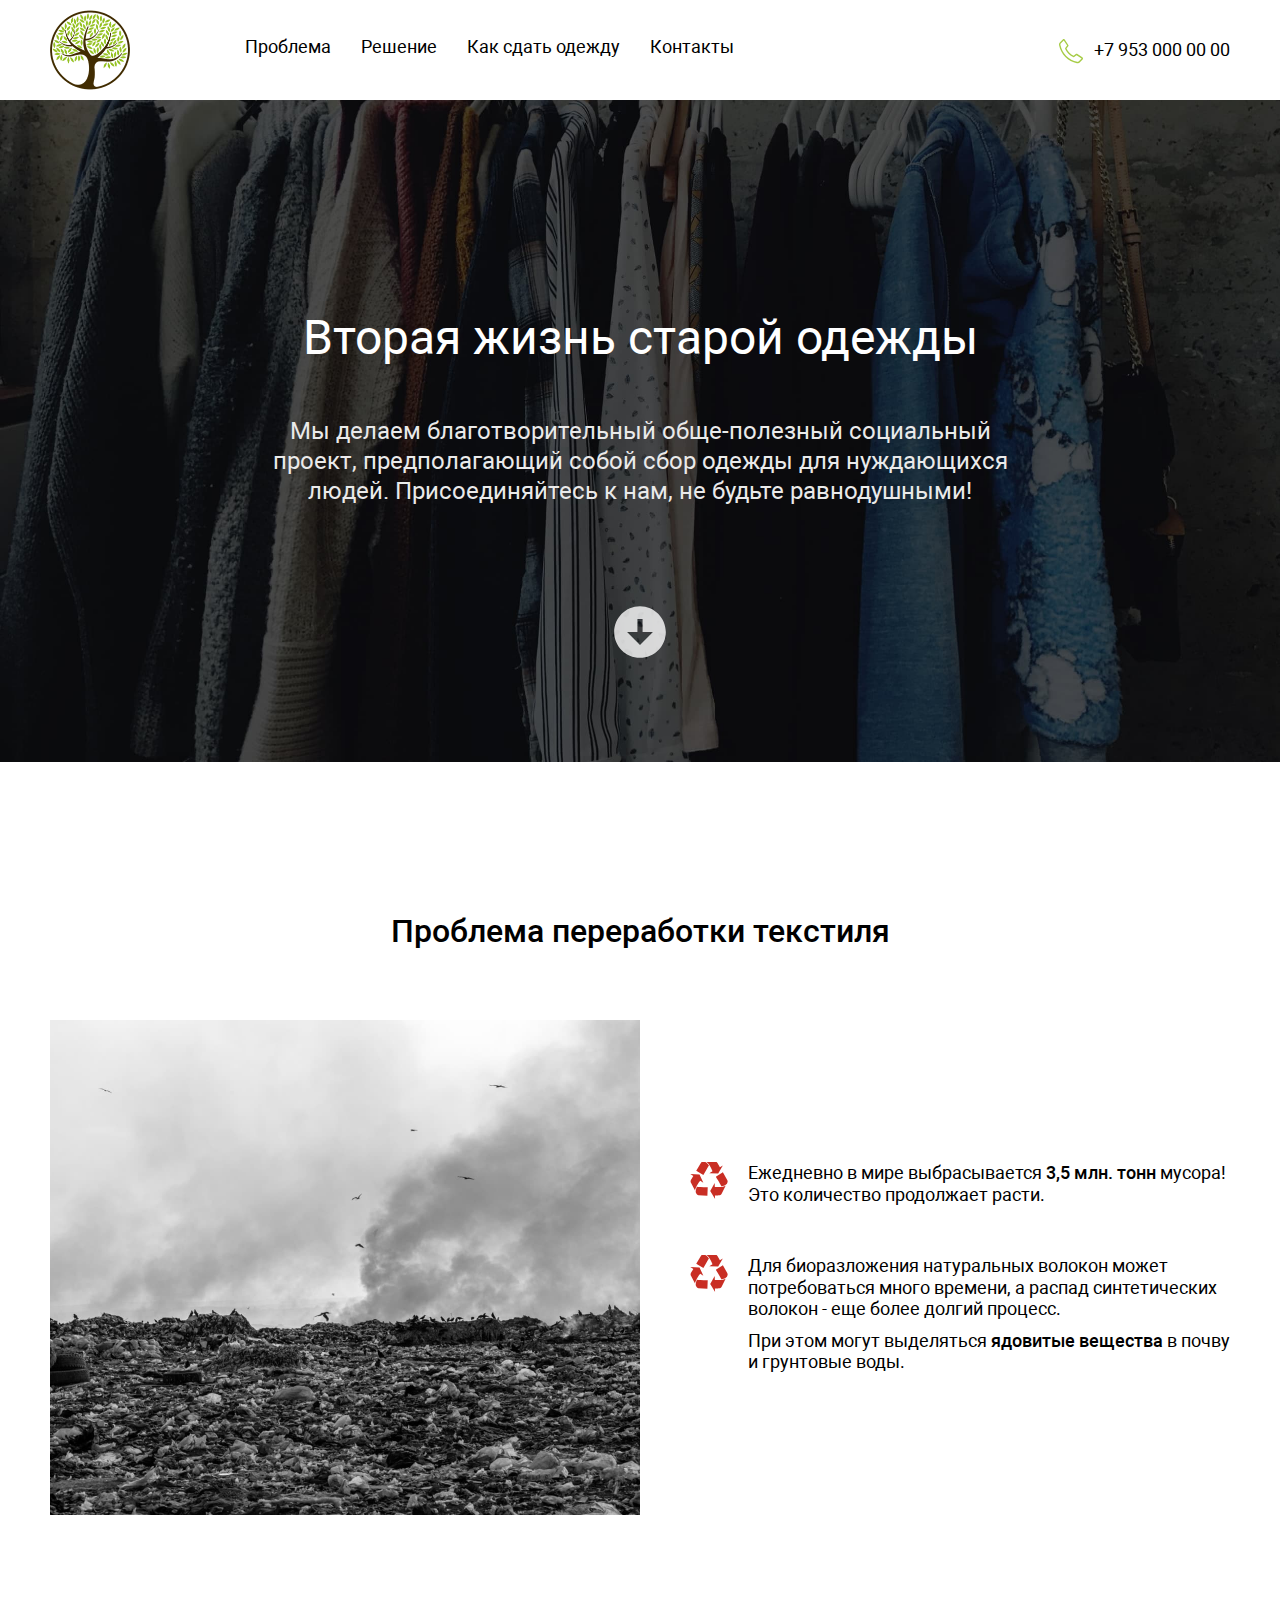
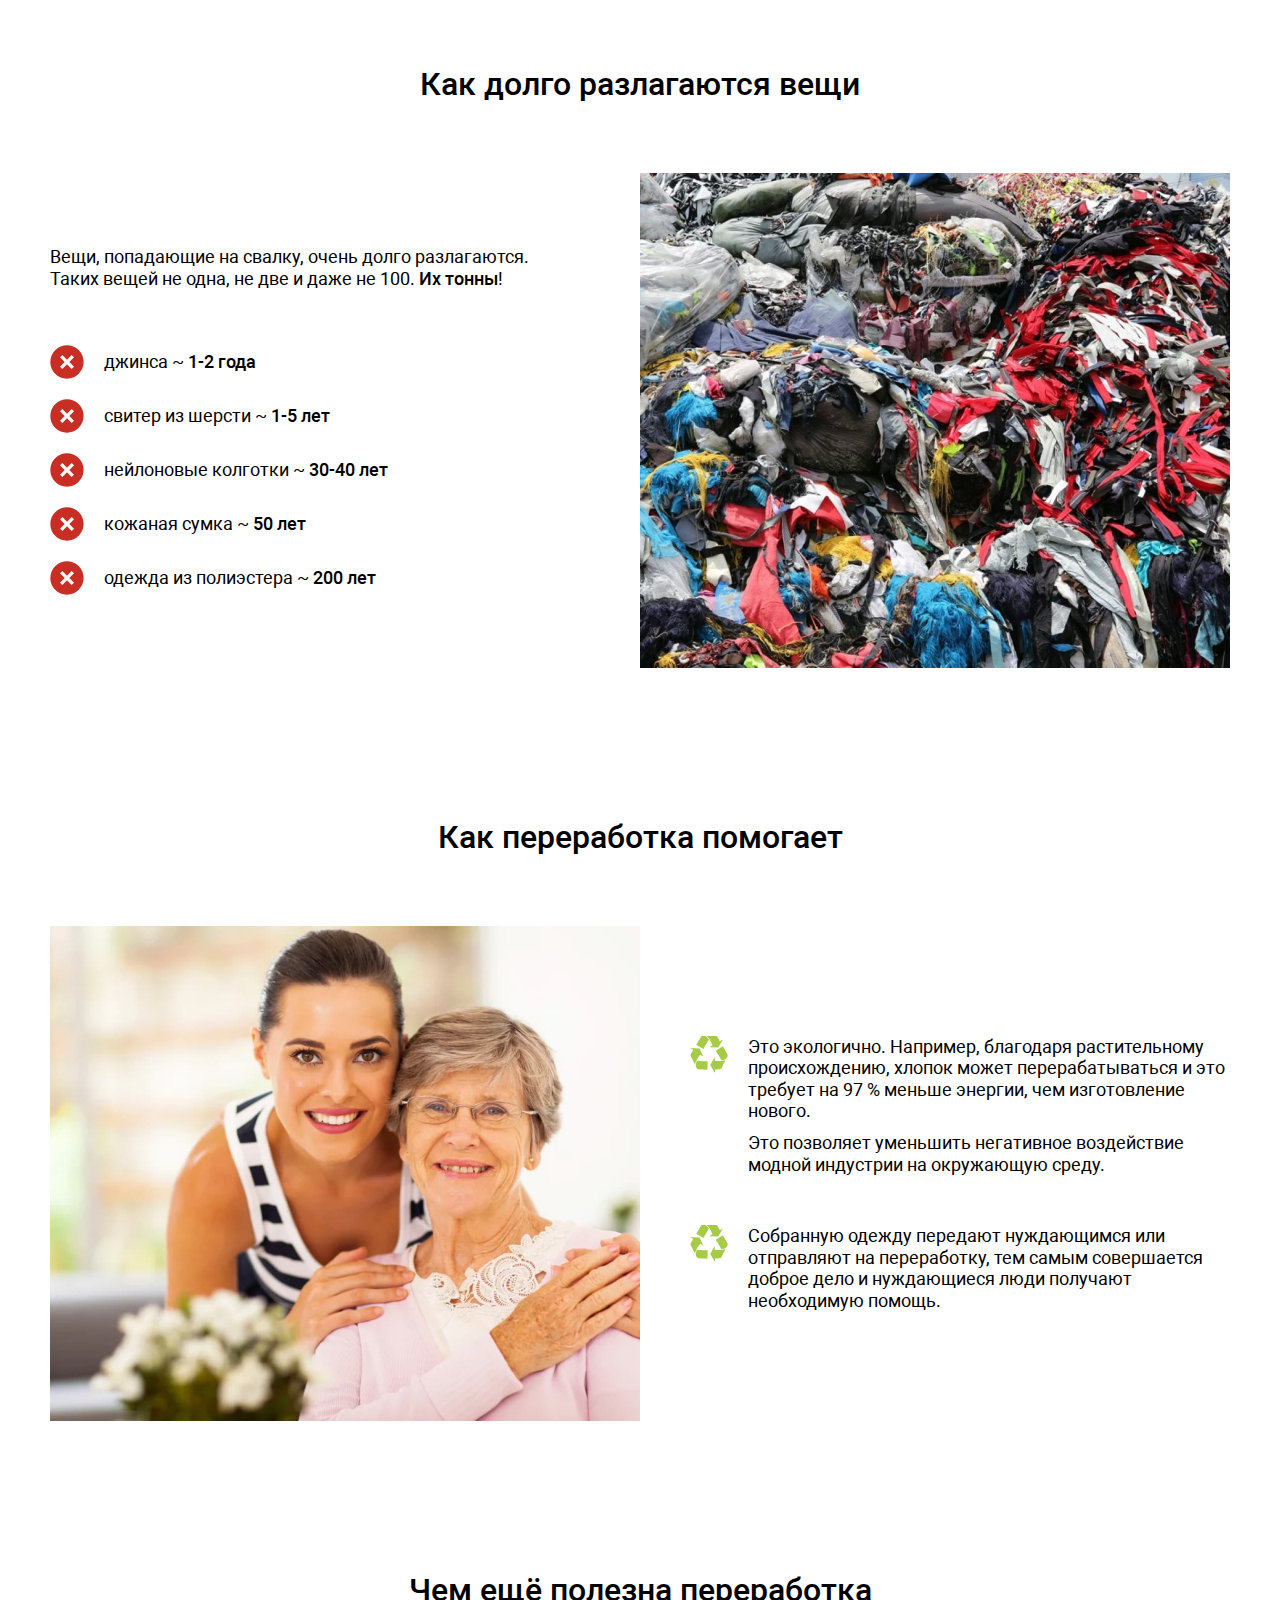
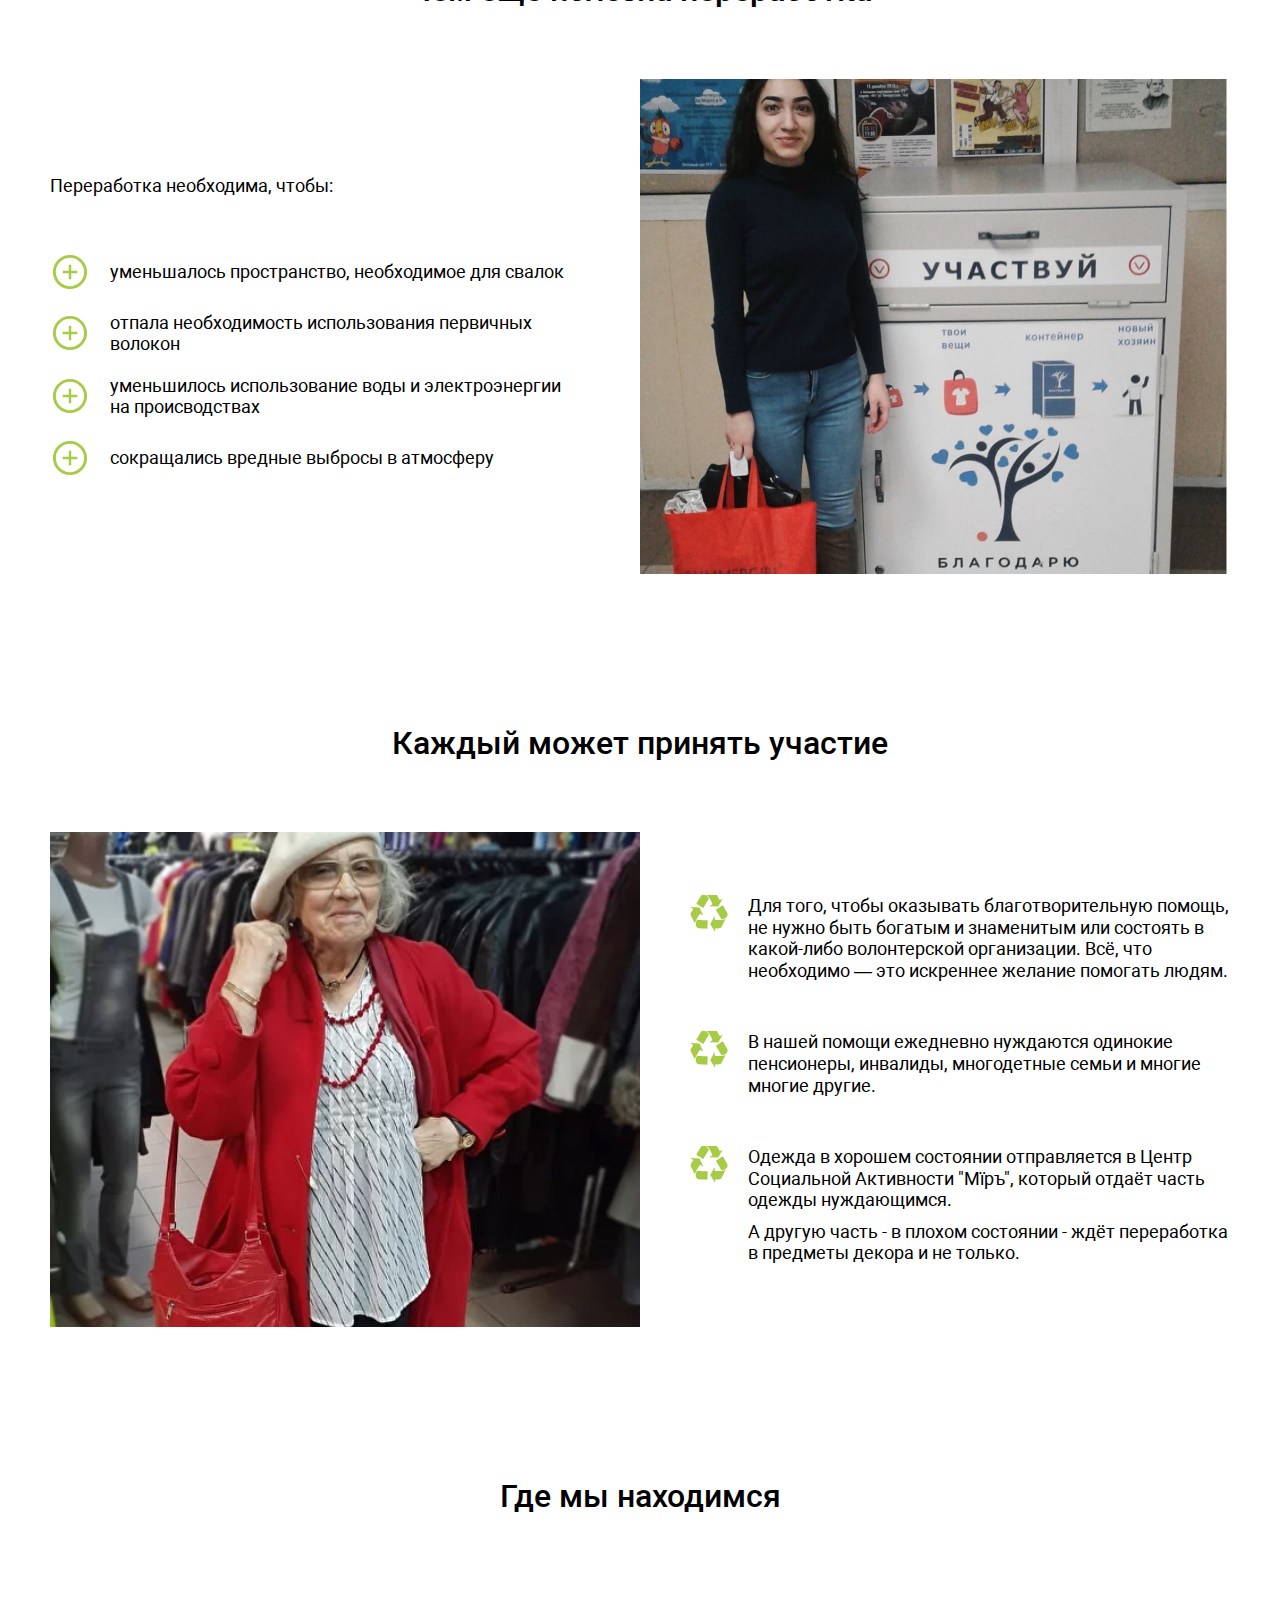
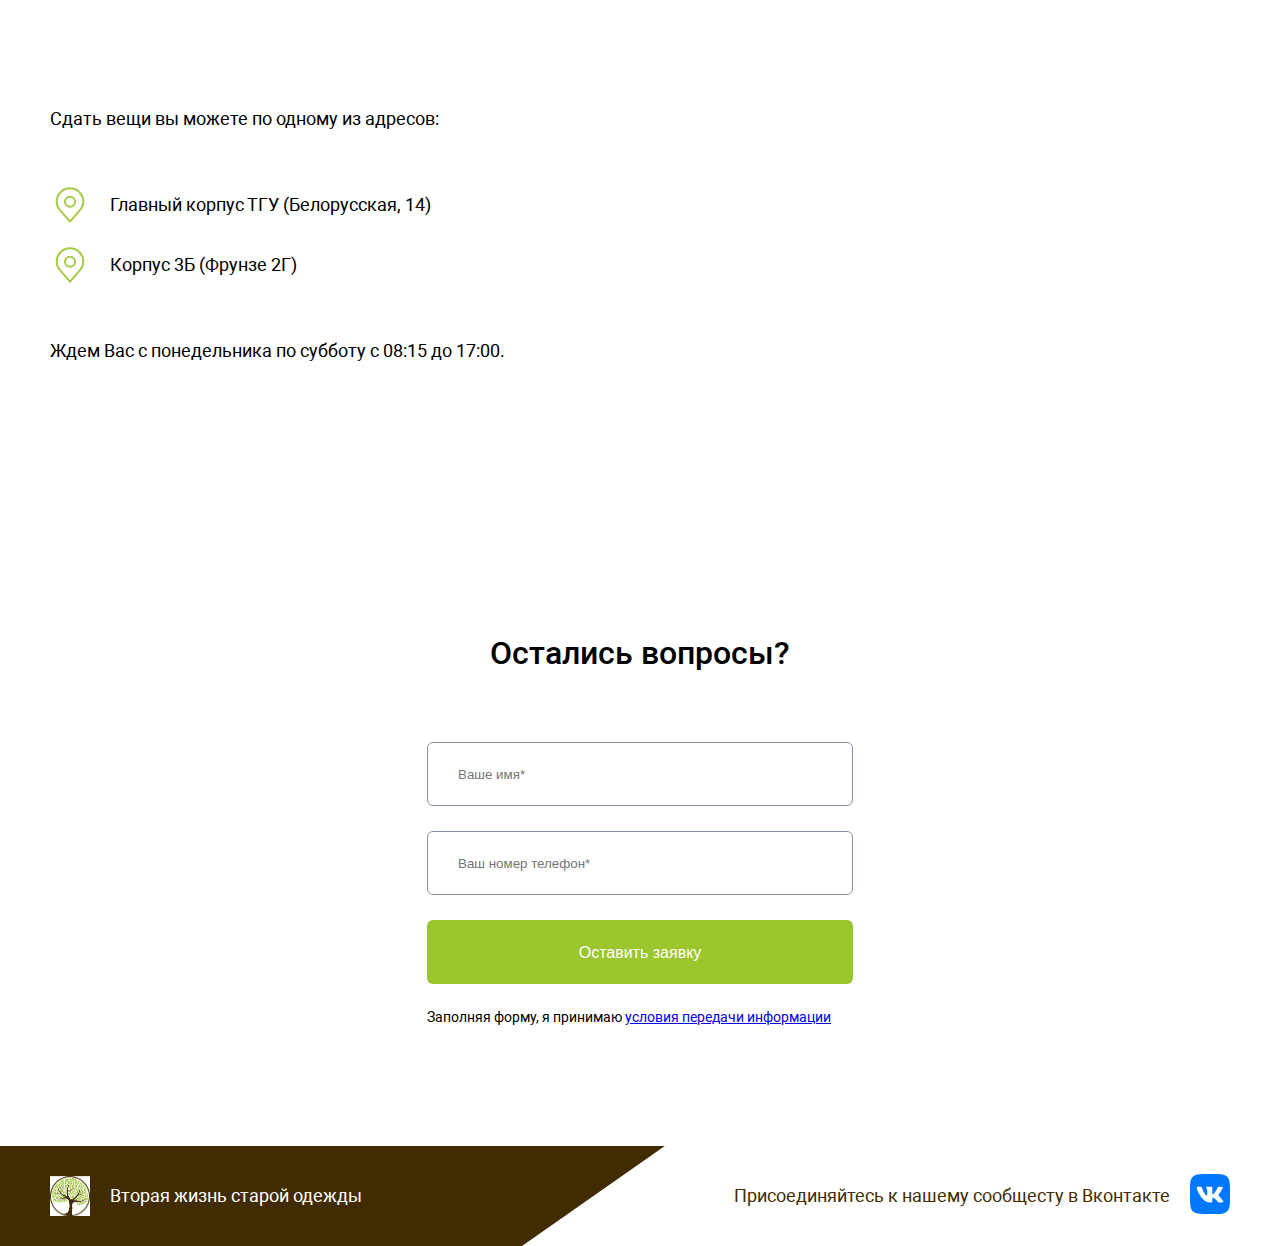
<file: ecobox/index.html>
<!doctype html>
<html lang="en">
<head>
    <meta charset="UTF-8">
    <meta name="viewport"
          content="width=device-width, user-scalable=no, initial-scale=1.0, maximum-scale=1.0, minimum-scale=1.0">
    <meta http-equiv="X-UA-Compatible" content="ie=edge">
    <link rel="stylesheet" href="styles/style.min.css">
    <link rel="stylesheet" href="styles/fonts.min.css">
    <link rel="icon" href="favicon.ico" type="image/svg+xml">
    <link rel="apple-touch-icon" href="apple-touch-icon.png"/>
    <link rel="manifest" href="site.webmanifest" />
    <link rel="mask-icon" href="safari-pinned-tab.svg" color="#5bbad5">
    <title>Document</title>
</head>
<body>
    <section class="first-screen">
        <header class="header">
            <div class="header-logo-container">
                <img class="header__logo" src="./assets/img/logo.png" alt="Logo">
                <nav id="menu" class="menu">
                    <ul class="header-nav base-font">
                        <li><a href="#problem">Проблема</a></li>
                        <li><a href="#solution">Решение</a></li>
                        <li><a href="#participate">Как сдать одежду</a></li>
                        <li><a href="#address">Контакты</a></li>
                        <li>
                            <a class="phone base-font" href="tel:+79530000000">
                                <svg class="phone__icon">
                                    <use xlink:href="#phone"></use>
                                </svg>
                                <span>+7 953 000 00 00</span>
                            </a>
                        </li>
                    </ul>
                    <div id="cross-icon" class="cross">
                        <span></span>
                        <span></span>
                    </div>
                </nav>
            </div>
            <a class="phone base-font" href="tel:+79530000000">
                <svg class="phone__icon">
                    <use xlink:href="#phone"></use>
                </svg>
                <span>+7 953 000 00 00</span>
            </a>
            <div id="burger-menu" class="burger-menu">
                <span></span>
                <span></span>
                <span></span>
            </div>
        </header>

        <div class="first-screen__text">
            <h1>Вторая жизнь старой одежды</h1>

            <p>Мы делаем благотворительный обще-полезный социальный проект,
                предполагающий собой сбор одежды для нуждающихся людей.
                Присоединяйтесь к нам, не будьте равнодушными!</p>
        </div>

        <a href="#problem">
            <svg class="arrow-bottom-icon">
                <use xlink:href="#arrow-bottom"></use>
            </svg>
        </a>
    </section>

    <section id="problem" class="section recycling-problem">
        <h2 class="heading">Проблема переработки текстиля</h2>
        <div class="content">
            <img src="./assets/img/emissions.jpg" alt="Emissions">
            <ul>
                <li class="base-font">
                    <svg class="recycling__icon">
                        <use xlink:href="#recycling"></use>
                    </svg>
                    <p>Ежедневно в мире выбрасывается <strong>3,5 млн. тонн</strong> мусора! Это&nbsp;количество продолжает расти.</p>
                </li>
                <li class="base-font">
                    <svg class="recycling__icon">
                        <use xlink:href="#recycling"></use>
                    </svg>
                    <div>
                        <p>Для биоразложения натуральных волокон может потребоваться много времени, а распад синтетических волокон - еще более долгий процесс.</p>
                        <p>При этом могут выделяться <strong>ядовитые вещества</strong> в&nbsp;почву и грунтовые воды.</p>
                    </div>
                </li>
            </ul>
        </div>
    </section>

    <section class="section decomposition">
        <h2 class="heading">Как долго разлагаются вещи</h2>
        <div class="content">
            <div class="decomposition__content">
                <p class="decomposition__text">
                    Вещи, попадающие на свалку, очень долго разлагаются.
                    <br>Таких вещей не одна, не две и даже не 100. <strong>Их тонны</strong>!
                </p>
                <ul>
                    <li class="base-font">
                        <svg class="cross__icon">
                            <use xlink:href="#cross"></use>
                        </svg>
                        <p>джинса ~ <strong>1-2 года</strong></p>
                    </li>
                    <li class="base-font">
                        <svg class="cross__icon">
                            <use xlink:href="#cross"></use>
                        </svg>
                        <p>свитер из шерсти ~ <strong>1-5 лет</strong></p>
                    </li>
                    <li class="base-font">
                        <svg class="cross__icon">
                            <use xlink:href="#cross"></use>
                        </svg>
                        <p>нейлоновые колготки ~ <strong>30-40 лет</strong></p>
                    </li>
                    <li class="base-font">
                        <svg class="cross__icon">
                            <use xlink:href="#cross"></use>
                        </svg>
                        <p>кожаная сумка ~ <strong>50 лет</strong></p>
                    </li>
                    <li class="base-font">
                        <svg class="cross__icon">
                            <use xlink:href="#cross"></use>
                        </svg>
                        <p>одежда из полиэстера ~ <strong>200 лет</strong></p>
                    </li>
                </ul>
            </div>
            <img src="./assets/img/dump.jpg" alt="Dump">
        </div>
    </section>

    <section id="solution" class="section recycling-help">
        <h2 class="heading">Как переработка помогает</h2>
        <div class="content">
            <img src="./assets/img/health.jpg" alt="Health">
            <ul>
                <li class="base-font">
                    <svg class="recycling__icon">
                        <use xlink:href="#recycling"></use>
                    </svg>
                    <div>
                        <p>Это экологично. Например, благодаря растительному происхождению, хлопок может перерабатываться и это требует на 97 % меньше энергии, чем изготовление нового.</p>
                        <p>Это позволяет уменьшить негативное воздействие модной индустрии на окружающую среду.</p>
                    </div>
                </li>
                <li class="base-font">
                    <svg class="recycling__icon">
                        <use xlink:href="#recycling"></use>
                    </svg>
                    <p>Собранную одежду передают нуждающимся или отправляют на переработку, тем самым совершается доброе дело и нуждающиеся люди получают необходимую помощь.</p>
                </li>
            </ul>
        </div>
    </section>

    <section class="section additional-help">
        <h2 class="heading">Чем ещё полезна переработка</h2>
        <div class="content">
            <div class="additional-help__content">
                <p class="additional-help__text-top">Переработка необходима, чтобы:</p>
                <ul>
                    <li class="base-font">
                        <svg class="plus__icon">
                            <use xlink:href="#plus"></use>
                        </svg>
                        <p>уменьшалось пространство, необходимое для свалок</p>
                    </li>
                    <li class="base-font">
                        <svg class="plus__icon">
                            <use xlink:href="#plus"></use>
                        </svg>
                        <p>отпала необходимость использования первичных волокон</p>
                    </li>
                    <li class="base-font">
                        <svg class="plus__icon">
                            <use xlink:href="#plus"></use>
                        </svg>
                        <p>уменьшилось использование воды и электроэнергии на&nbsp;происводствах</p>
                    </li>
                    <li class="base-font">
                        <svg class="plus__icon">
                            <use xlink:href="#plus"></use>
                        </svg>
                        <p>сокращались вредные выбросы в атмосферу</p>
                    </li>
                </ul>
            </div>
            <img src="./assets/img/container.jpg" alt="Container">
        </div>
    </section>

    <section id="participate" class="section recycling-help">
        <h2 class="heading">Каждый может принять участие</h2>
        <div class="content">
            <img src="./assets/img/fashion.jpg" alt="Fashion">
            <ul>
                <li class="base-font">
                    <svg class="recycling__icon">
                        <use xlink:href="#recycling"></use>
                    </svg>
                    <p>Для того, чтобы оказывать благотворительную помощь, не нужно быть богатым и знаменитым или состоять в какой-либо волонтерской организации. Всё, что необходимо — это искреннее желание помогать людям.</p>
                </li>
                <li class="base-font">
                    <svg class="recycling__icon">
                        <use xlink:href="#recycling"></use>
                    </svg>
                    <p>В нашей помощи ежедневно нуждаются одинокие пенсионеры, инвалиды, многодетные семьи и многие многие другие.</p>
                </li>
                <li class="base-font">
                    <svg class="recycling__icon">
                        <use xlink:href="#recycling"></use>
                    </svg>
                    <div>
                        <p>Одежда в хорошем состоянии отправляется в Центр Социальной Активности "Мїръ", который отдаёт часть одежды нуждающимся.</p>
                        <p>А другую часть - в плохом состоянии - ждёт переработка в предметы декора и не только.</p>
                    </div>
                </li>
            </ul>
        </div>
    </section>

    <section id="address" class="section location-section">
        <h2 class="heading">Где мы находимся</h2>
        <div class="content">
            <div class="location-section__content">
                <p class="location-section__text-top">Сдать вещи вы можете по одному из адресов: </p>
                <ul>
                    <li class="base-font">
                        <svg class="plus__icon">
                            <use xlink:href="#location"></use>
                        </svg>
                        <p>Главный корпус ТГУ (Белорусская, 14)</p>
                    </li>
                    <li class="base-font">
                        <svg class="plus__icon">
                            <use xlink:href="#location"></use>
                        </svg>
                        <p>Корпус 3Б (Фрунзе 2Г)</p>
                    </li>
                </ul>
                <p class="location-section__text-bottom">Ждем Вас с понедельника по субботу с 08:15 до 17:00.</p>
            </div>
            <div class="map">
                <iframe class="iframe" src="https://yandex.ru/map-widget/v1/?um=constructor%3Af72782802f3eed8b1024bc51cc0b0b190e586e46c155a8492c795852c94416b0&amp;source=constructor" width="100%" frameborder="0"></iframe>
            </div>
        </div>
    </section>

    <section class="section questions">
        <h2 class="heading">Остались вопросы?</h2>
        <form id="form" class="form">
            <label>
                <input placeholder="Ваше имя*" name="name" type="text" required>
                <span id="name-error" class="error">Имя должно состоять только из букв</span>
            </label>
            <label>
                <input placeholder="Ваш номер телефон*" name="phone" type="text" required>
                <span id="phone-error" class="error">Номер телефона должен содержать от 10 до 15 цифр</span>
            </label>
            <button class="form-text" type="submit">Оставить заявку</button>
            <p class="policy">Заполняя форму, я принимаю <a id="policy-link" href="#">условия передачи информации</a></p>
        </form>
    </section>

    <footer class="footer">
        <div class="footer-logo">
            <p class="footer-logo__text">Вторая жизнь старой одежды</p>
        </div>
        <div class="footer-vk">
            <p class="footer-vk__text">
                <span>Присоединяйтесь к нашему сообщесту в Вконтакте</span>
                <a href="https://vk.com/ecobox_tgutlt" target="_blank">
                    <svg class="vk-icon">
                        <use xlink:href="#vk"></use>
                    </svg>
                </a>
            </p>
        </div>
    </footer>

    <svg style="display: none">
        <symbol width="30" height="31" viewBox="0 0 30 31" id="phone">
            <path d="M21.558 27.3529C21.3244 27.3522 21.0915 27.3257 20.8634 27.2737C16.5197 26.3428 12.5181 24.1602 9.31903 20.977C6.18821 17.7869 4.01682 13.7251 3.06757 9.28323C2.95565 8.72964 2.98312 8.15552 3.14735 7.6161C3.31157 7.07669 3.60703 6.59014 4.00529 6.20326L6.78371 3.43273C6.92563 3.29369 7.09424 3.18722 7.27856 3.12026C7.46288 3.0533 7.65876 3.02736 7.85341 3.04414C8.05523 3.06595 8.25 3.13331 8.424 3.24147C8.59801 3.34963 8.74703 3.49598 8.86059 3.67021L12.3336 8.98819C12.4639 9.19454 12.5267 9.43874 12.513 9.68488C12.4992 9.93101 12.4096 10.1661 12.2572 10.3555L10.5137 12.5143C11.2081 14.1064 12.1915 15.5454 13.4103 16.7529C14.6212 18.0041 16.0524 19.0033 17.6265 19.6961L19.7867 17.9187C19.9682 17.7701 20.1889 17.6823 20.4197 17.6669C20.6505 17.6514 20.8803 17.7091 21.0787 17.8323L26.323 21.344C26.5029 21.4554 26.6563 21.6074 26.7714 21.7889C26.8866 21.9703 26.9607 22.1764 26.9881 22.3917C27.0155 22.6069 26.9955 22.8259 26.9296 23.032C26.8638 23.2382 26.7537 23.4262 26.6078 23.5821L23.8988 26.3598C23.5911 26.677 23.2258 26.9281 22.8241 27.0985C22.4224 27.2689 21.9921 27.3554 21.558 27.3529ZM7.74227 4.46898L4.96385 7.23952C4.7398 7.4558 4.57396 7.72877 4.48262 8.03159C4.39127 8.33441 4.37758 8.65664 4.44289 8.9666C5.32554 13.1347 7.35449 16.9488 10.2845 19.948C13.2951 22.9427 17.0608 24.9957 21.1482 25.8704C21.4575 25.9375 21.7781 25.9239 22.0812 25.8309C22.3843 25.738 22.6603 25.5686 22.8847 25.3379L25.5936 22.5602L20.53 19.1708L18.21 21.085C18.1212 21.1578 18.0165 21.207 17.9051 21.2283C17.7937 21.2497 17.679 21.2425 17.5709 21.2073C15.6446 20.472 13.8989 19.3048 12.4586 17.7891C10.969 16.3479 9.81263 14.5768 9.07591 12.6079C9.04475 12.4887 9.04371 12.3632 9.07291 12.2435C9.1021 12.1237 9.16055 12.0138 9.24262 11.9242L11.1181 9.59987L7.74227 4.46898Z" fill="currentColor"/>
        </symbol>

        <symbol viewBox="0 0 52 52" id="arrow-bottom">
            <path d="M26.0001 0.166687C11.7556 0.166687 0.166748 11.7555 0.166748 26C0.166748 40.2445 11.7556 51.8334 26.0001 51.8334C40.2446 51.8334 51.8334 40.2445 51.8334 26C51.8334 11.7555 40.2446 0.166687 26.0001 0.166687ZM26.0001 38.9167L13.0834 26H23.4167V13.0834H28.5834V26H38.9168L26.0001 38.9167Z" fill="currentColor" fill-opacity="0.8"/>
        </symbol>

        <symbol viewBox="0 0 39 39" id="recycling">
            <path d="M18.1941 25.9643L17.8677 34.2699L17.8242 34.7664L8.68352 34.1119C8.1612 34.0668 7.67515 33.8298 7.22538 33.401C6.7756 32.9721 6.43464 32.4794 6.2025 31.9227C6.0429 31.5164 5.93771 31.1026 5.88693 30.6813C5.83615 30.26 5.86516 29.771 5.97398 29.2143C6.0828 28.6576 6.16985 28.2438 6.23514 27.973C6.30043 27.7022 6.4564 27.2207 6.70306 26.5286C6.94971 25.8364 7.08754 25.4377 7.11656 25.3324C8.24826 25.5129 11.9408 25.7236 18.1941 25.9643ZM9.77169 12.7386L13.6891 21.2924L10.4899 19.2161C9.57582 20.2994 8.76695 21.3865 8.06327 22.4773C7.35958 23.5682 6.83364 24.5086 6.48542 25.2985C6.13721 26.0885 5.85066 26.7994 5.62577 27.4313C5.40088 28.0633 5.26667 28.5372 5.22314 28.8532L5.13609 29.3272L1.00105 21.2699C0.754395 20.8787 0.623814 20.4574 0.609305 20.006C0.594796 19.5546 0.638323 19.201 0.739886 18.9452L0.913993 18.539C1.42181 17.5911 2.24881 16.1767 3.39502 14.2959L0.348145 12.3549L9.77169 12.7386ZM36.5624 24.407L32.4709 32.5095C32.2968 32.9458 32.032 33.2956 31.6765 33.5589C31.3211 33.8223 31.0055 33.9765 30.7298 34.0216L30.3381 34.1119C29.308 34.2172 27.7192 34.3075 25.5719 34.3827L25.746 38.0841L20.7404 29.8011L25.3325 21.631L25.4849 25.5355C27.9514 25.7762 30.0044 25.8139 31.6439 25.6483C33.2834 25.4828 34.5167 25.2346 35.3437 24.9036L36.5624 24.407ZM19.4782 3.55285C18.7962 4.50076 16.8738 7.77334 13.7109 13.3706L6.81187 9.15007L6.39837 8.87924L11.2951 0.844512C11.5853 0.378076 12.0206 0.0395345 12.6009 -0.171114C13.1813 -0.381762 13.7616 -0.456994 14.342 -0.396808C14.6902 -0.366716 15.0421 -0.276438 15.3975 -0.125975C15.753 0.0244882 16.0577 0.182474 16.3116 0.347984C16.5655 0.513493 16.8666 0.761757 17.2148 1.09278C17.563 1.42379 17.8242 1.68334 17.9983 1.87142C18.1724 2.0595 18.4335 2.35667 18.7817 2.76292C19.13 3.16917 19.3621 3.43248 19.4782 3.55285ZM33.7332 10.4817L38.347 18.6744C38.6082 19.2311 38.6989 19.8029 38.6191 20.3897C38.5393 20.9765 38.3398 21.5332 38.0206 22.0598C37.832 22.3607 37.5926 22.6391 37.3024 22.8949C37.0122 23.1507 36.7365 23.3613 36.4754 23.5268C36.2142 23.6923 35.8624 23.8578 35.4199 24.0233C34.9773 24.1889 34.6364 24.3092 34.397 24.3845C34.1576 24.4597 33.784 24.565 33.2762 24.7004C32.7683 24.8358 32.4346 24.9261 32.275 24.9713C31.7817 23.8879 29.8593 20.6078 26.5077 15.131L33.3197 10.7299L33.7332 10.4817ZM30.621 5.38097L33.7114 3.50771L28.9235 11.9261L19.8046 11.4747L23.0909 9.53375C22.5976 8.19463 22.0535 6.94579 21.4586 5.78722C20.8638 4.62866 20.3161 3.69955 19.8155 2.9999C19.3149 2.30024 18.847 1.69839 18.4118 1.19434C17.9765 0.690287 17.6355 0.340461 17.3889 0.144859L17.0189 -0.148544L25.8331 -0.125975C26.2829 -0.171114 26.7036 -0.0921206 27.0954 0.111005C27.4871 0.31413 27.77 0.52854 27.9441 0.754234L28.1835 1.09278C28.7494 2.0106 29.5619 3.44 30.621 5.38097Z"
                  fill="currentColor"/>
        </symbol>

        <symbol viewBox="0 0 34 34" id="cross">
            <path d="M28.8333 5.16666C22.3333 -1.33334 11.6666 -1.33334 5.16663 5.16666C-1.33337 11.6667 -1.33337 22.3333 5.16663 28.8333C11.6666 35.3333 22.1666 35.3333 28.6666 28.8333C35.1666 22.3333 35.3333 11.6667 28.8333 5.16666ZM21.6666 24L17 19.3333L12.3333 24L9.99996 21.6667L14.6666 17L9.99996 12.3333L12.3333 9.99999L17 14.6667L21.6666 9.99999L24 12.3333L19.3333 17L24 21.6667L21.6666 24Z"
                  fill="currentColor"/>
        </symbol>

        <symbol viewBox="0 0 40 41" id="plus">
            <path d="M27.1875 19.25H21.25V13.3125C21.25 13.1406 21.1094 13 20.9375 13H19.0625C18.8906 13 18.75 13.1406 18.75 13.3125V19.25H12.8125C12.6406 19.25 12.5 19.3906 12.5 19.5625V21.4375C12.5 21.6094 12.6406 21.75 12.8125 21.75H18.75V27.6875C18.75 27.8594 18.8906 28 19.0625 28H20.9375C21.1094 28 21.25 27.8594 21.25 27.6875V21.75H27.1875C27.3594 21.75 27.5 21.6094 27.5 21.4375V19.5625C27.5 19.3906 27.3594 19.25 27.1875 19.25Z" fill="currentColor"/>
            <path d="M20 3C10.3359 3 2.5 10.8359 2.5 20.5C2.5 30.1641 10.3359 38 20 38C29.6641 38 37.5 30.1641 37.5 20.5C37.5 10.8359 29.6641 3 20 3ZM20 35.0312C11.9766 35.0312 5.46875 28.5234 5.46875 20.5C5.46875 12.4766 11.9766 5.96875 20 5.96875C28.0234 5.96875 34.5312 12.4766 34.5312 20.5C34.5312 28.5234 28.0234 35.0312 20 35.0312Z" fill="currentColor"/>
        </symbol>

        <symbol viewBox="0 0 40 40" fill="none" id="location">
            <path d="M20 21.6665C22.7614 21.6665 25 19.4279 25 16.6665C25 13.9051 22.7614 11.6665 20 11.6665C17.2386 11.6665 15 13.9051 15 16.6665C15 19.4279 17.2386 21.6665 20 21.6665Z" stroke="#A6CC45" stroke-width="2" stroke-linecap="round" stroke-linejoin="round"/>
            <path d="M20 3.33325C16.4637 3.33325 13.0724 4.73801 10.5719 7.2385C8.07138 9.73898 6.66663 13.1304 6.66663 16.6666C6.66663 19.8199 7.33663 21.8833 9.16663 24.1666L20 36.6666L30.8333 24.1666C32.6633 21.8833 33.3333 19.8199 33.3333 16.6666C33.3333 13.1304 31.9285 9.73898 29.428 7.2385C26.9276 4.73801 23.5362 3.33325 20 3.33325V3.33325Z" stroke="#A6CC45" stroke-width="2" stroke-linecap="round" stroke-linejoin="round"/>
        </symbol>

        <symbol viewBox="0 0 40 40" fill="none" id="vk">
            <g clip-path="url(#clip0_35_400)">
                <path d="M26.1388 0H13.86C2.65503 0 -0.0012207 2.65625 -0.0012207 13.8613V26.14C-0.0012207 37.345 2.65503 40.0013 13.86 40.0013H26.1388C37.3438 40.0013 40 37.345 40 26.14V13.8613C40 2.65625 37.3175 0 26.1388 0ZM32.2913 28.535H29.3875C28.2875 28.535 27.9488 27.6625 25.97 25.6575C24.2513 23.9913 23.49 23.77 23.0663 23.77C22.4675 23.77 22.2975 23.9388 22.2975 24.76V27.3838C22.2975 28.0875 22.0763 28.51 20.2138 28.51C17.1338 28.51 13.7163 26.6475 11.32 23.1775C7.70628 18.0925 6.71753 14.2838 6.71753 13.4963C6.71753 13.0725 6.88628 12.6763 7.70003 12.6763H10.61C11.3463 12.6763 11.6263 13.015 11.9125 13.8025C13.3513 17.9563 15.7475 21.595 16.7363 21.595C17.1013 21.595 17.27 21.4263 17.27 20.495V16.205C17.1588 14.2263 16.1175 14.0562 16.1175 13.3538C16.1175 13.015 16.3975 12.6763 16.8463 12.6763H21.4225C22.0413 12.6763 22.2688 13.015 22.2688 13.7438V19.5313C22.2688 20.1563 22.5488 20.3775 22.7175 20.3775C23.0825 20.3775 23.395 20.1563 24.0713 19.4788C26.1613 17.135 27.6588 13.5213 27.6588 13.5213C27.8538 13.0975 28.1925 12.7013 28.9288 12.7013H31.8388C32.7113 12.7013 32.9063 13.15 32.7113 13.775C32.3463 15.4675 28.785 20.4938 28.785 20.4938C28.4788 21.0013 28.3613 21.2225 28.785 21.7888C29.0975 22.2125 30.1138 23.0913 30.79 23.8788C32.0338 25.2913 32.99 26.4763 33.245 27.2963C33.5313 28.11 33.1088 28.5338 32.2875 28.5338L32.2913 28.535Z" fill="#0077FF"/>
            </g>
            <defs>
                <clipPath id="clip0_35_400">
                    <rect width="40" height="40" fill="white"/>
                </clipPath>
            </defs>
        </symbol>
    </svg>

    <template id="tmpl">
        <div class="form-success">
            <p>Спасибо за заявку!</p>
            <p>Мы свяжемся с Вами уже в течении 24 часов.</p>
        </div>
    </template>

    <script src="script.min.js"></script>
</body>
</html>
</file>
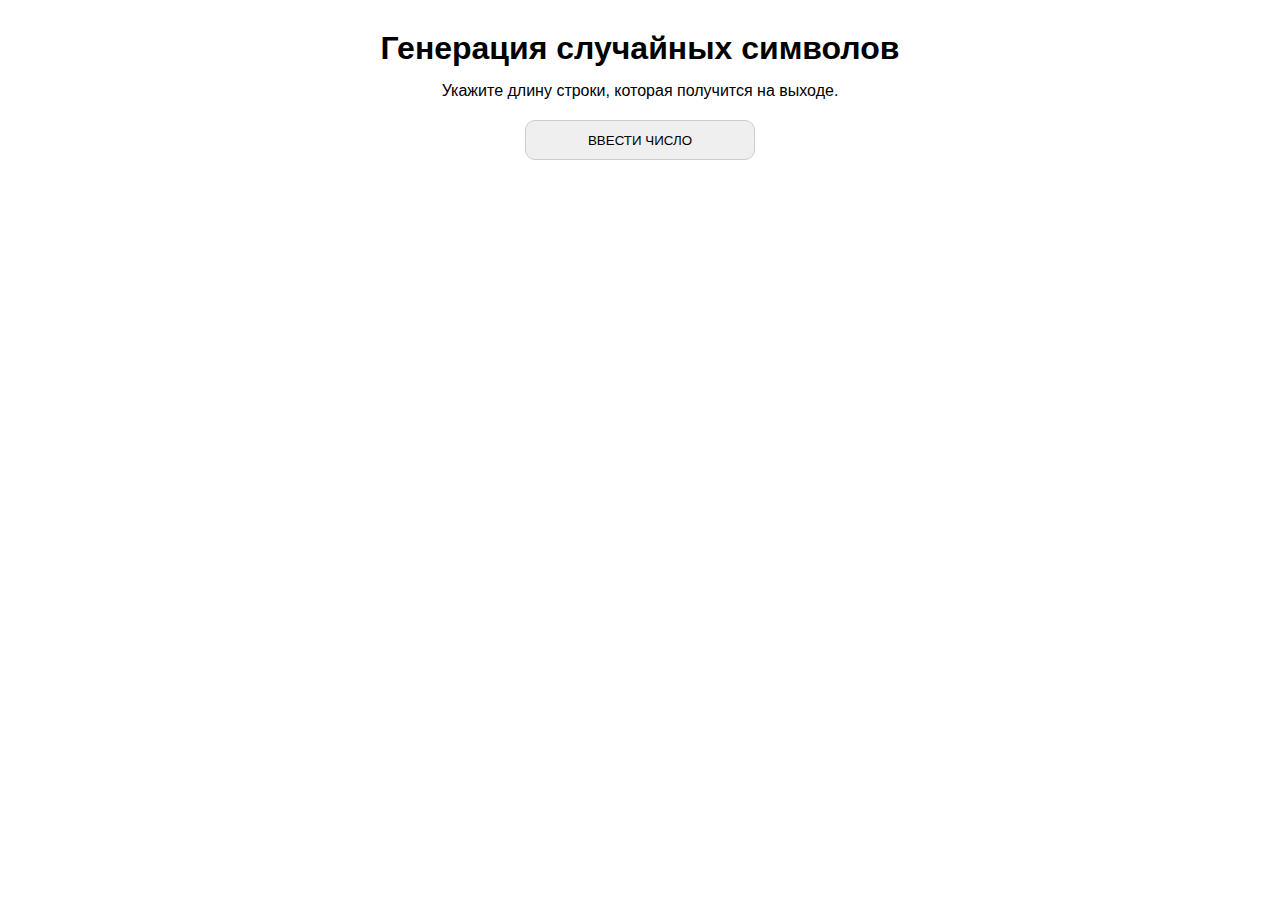
<file: generate_password/index.html>
<!DOCTYPE html>
<html lang="ru">
<head>
  <meta charset="UTF-8">
  <meta name="viewport" content="width=device-width, initial-scale=1.0">
  <meta http-equiv="X-UA-Compatible" content="ie=edge">
  <title>Generate password</title>
  <link rel="stylesheet" href="style.css">
  <script src="script.js" defer></script>
</head>
<body>
  <div class="container">
    <h1 class="title">Генерация случайных символов</h1>
    <p class="description">Укажите длину строки, которая получится на выходе.</p>
    <button class="btn">Ввести число</button>
  </div>
</body>
</html>
</file>
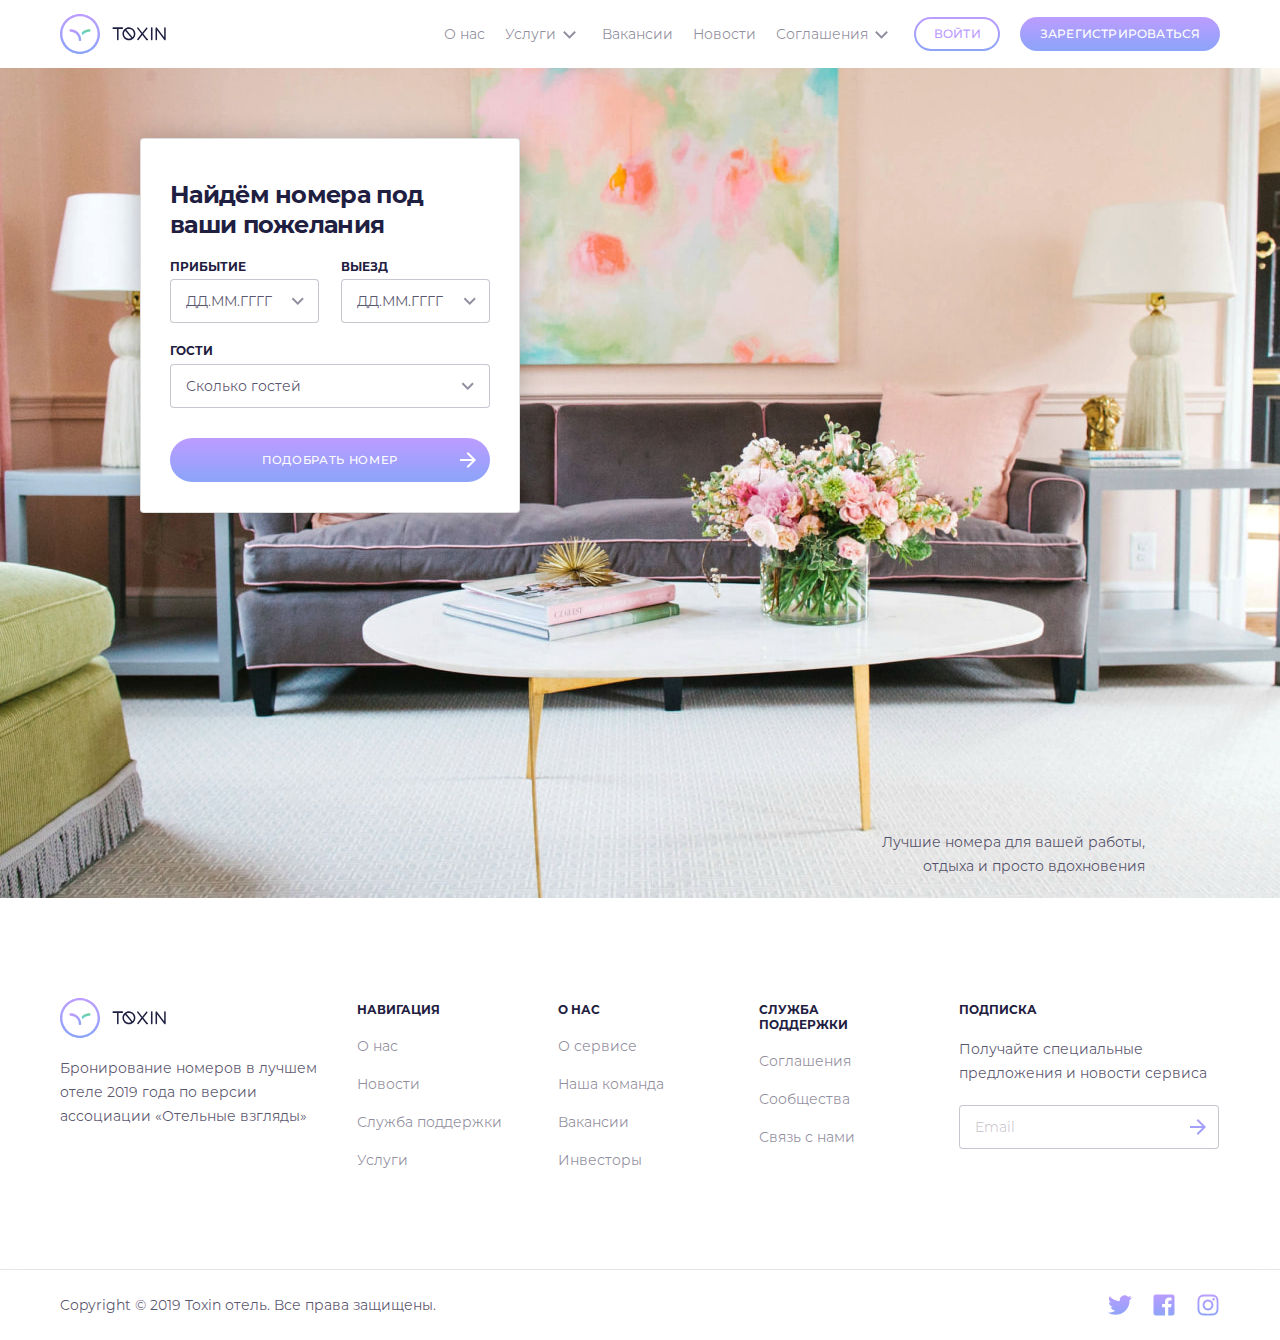
<file: hotel-app/index.html>
<!DOCTYPE html><html lang="ru"><head><meta charset="utf-8"><meta name="viewport" content="width=device-width, initial-scale=1.0"><link rel="shortcut icon" href="/hotel-app/img/favicon.ico" type="image/x-icon"><title>Landing page</title><link href="/hotel-app/app/css/style.20059ea8e61edd401925.css" rel="stylesheet"></head><body class="body"><div class="container"><header class="header"><div class="header-container"><a class="header__img-link" href="/hotel-app"><img class="header__img" src="/hotel-app/img/logo.svg" alt="Logo" id="headerLogo"></a><nav class="header-menu"><ul class="header-menu__list"><li class="header-menu__item header-menu__item_margin"><a class="header-menu__link" href="#">О нас</a></li><li class="header-menu__item header-menu__item_margin"><a class="header-menu__link" href="#">Услуги<span class="header-menu__arrow"></span></a></li><li class="header-menu__item header-menu__item_margin"><a class="header-menu__link" href="#">Вакансии</a></li><li class="header-menu__item header-menu__item_margin"><a class="header-menu__link" href="#">Новости</a></li><li class="header-menu__item header-menu__item_margin"><a class="header-menu__link" href="#">Соглашения<span class="header-menu__arrow"></span></a></li></ul><div class="menu-hamburger"><span class="menu-hamburger__line"></span><span class="menu-hamburger__line"></span><span class="menu-hamburger__line"></span></div><a class="button-m button-m-text button-m_border button-m_height_34 button-m_margin-right" href="/hotel-app/sign-in" type="button">Войти</a><a class="button-m button-m-text button-m_height_34 button-m-reg" href="/hotel-app/registration" type="button">Зарегистрироваться</a></nav></div></header><div class="container-main"><form class="form" action="#" method="POST"><p class="form__title">Найдём номера под ваши пожелания</p><div class="date-dropdown text-field date-dropdown_margin_bottom_18"><div class="date-dropdown__from"><label class="dropdown__title" for="dateDropFrom">Прибытие</label><input class="date-dropdown__input dropdown__input_color dropdown__input_width_small" type="text" name="date-dropdown" id="dateDropFrom" value="ДД.ММ.ГГГГ" placeholder="ДД.ММ.ГГГГ"></div><div class="date-dropdown__to"><label class="dropdown__title" for="dateDropTo">Выезд</label><input class="date-dropdown__input dropdown__input_color dropdown__input_width_small" type="text" name="date-dropdown" id="dateDropTo" value="ДД.ММ.ГГГГ" placeholder="ДД.ММ.ГГГГ"></div><div class="window date-dropdown-window dropdown-window_display_none"></div></div><div class="dropdown dropdown_margin_bottom_30"><label class="dropdown__title" for="guest">Гости</label><input class="dropdown__input dropdown__input_color" type="text" name="dropdown" id="guest" value="Сколько гостей"><div class="dropdown-window dropdown-window_display_none dropdown-window_width_max" id="drop_guest"><div class="dropdown-window__wrap-elem"><p class="dropdown-window__name">Взрослые</p><div class="dropdown-window__wrap-value"><span class="dropdown-window__decrement">-</span><span class="dropdown-window__value" id="0guest">0</span><span class="dropdown-window__increment dropdown-window__increment_active">+</span></div></div><div class="dropdown-window__wrap-elem"><p class="dropdown-window__name">Дети</p><div class="dropdown-window__wrap-value"><span class="dropdown-window__decrement">-</span><span class="dropdown-window__value" id="1guest">0</span><span class="dropdown-window__increment dropdown-window__increment_active">+</span></div></div><div class="dropdown-window__wrap-elem"><p class="dropdown-window__name">Младенцы</p><div class="dropdown-window__wrap-value"><span class="dropdown-window__decrement">-</span><span class="dropdown-window__value" id="2guest">0</span><span class="dropdown-window__increment dropdown-window__increment_active">+</span></div></div><p class="dropdown-window__clear">очистить      </p><p class="dropdown-window__apply">применить</p></div></div><button class="button-l" type="button">Подобрать номер<span class="button-l-arrow"></span></button></form><p class="container-main__bg-text">Лучшие номера для вашей работы, отдыха и просто вдохновения</p></div><footer class="footer"><div class="footer-container footer-container_padding_100"><div class="footer-img-container"><img class="footer__img" src="/hotel-app/img/logo.svg" alt="Logo" id="footerLogo"><p class="footer__text">Бронирование номеров в лучшем отеле 2019 года по версии ассоциации «Отельные взгляды»</p></div><div class="footer-menu-container"><div class="footer-menu"><p class="footer-menu__title">Навигация</p><ul class="footer-menu__list"><li class="footer-menu__item"><a class="footer-menu__link" href="#">О нас</a></li><li class="footer-menu__item"><a class="footer-menu__link" href="#">Новости</a></li><li class="footer-menu__item"><a class="footer-menu__link" href="#">Служба поддержки</a></li><li class="footer-menu__item"><a class="footer-menu__link" href="#">Услуги</a></li></ul></div><div class="footer-menu"><p class="footer-menu__title">О нас</p><ul class="footer-menu__list"><li class="footer-menu__item"><a class="footer-menu__link" href="#">О сервисе</a></li><li class="footer-menu__item"><a class="footer-menu__link" href="#">Наша команда</a></li><li class="footer-menu__item"><a class="footer-menu__link" href="#">Вакансии</a></li><li class="footer-menu__item"><a class="footer-menu__link" href="#">Инвесторы</a></li></ul></div><div class="footer-menu"><p class="footer-menu__title">Служба поддержки</p><ul class="footer-menu__list"><li class="footer-menu__item"><a class="footer-menu__link" href="#">Соглашения</a></li><li class="footer-menu__item"><a class="footer-menu__link" href="#">Сообщества</a></li><li class="footer-menu__item"><a class="footer-menu__link" href="#">Связь с нами</a></li></ul></div></div><div class="footer-subscribe-container"><p class="footer-menu__title">Подписка</p><p class="footer__text sub-field_bottom_20">Получайте специальные предложения и новости сервиса</p><div class="sub-field sub-field_width_260"><input class="sub-field__input sub-field__input_color" type="text" name="text" id="sub-field" placeholder="Email"></div></div></div></footer><div class="footer-copyright checkbox_margin_bottom"><div class="footer-container-copyright"><p class="footer__copyright-text">Copyright © 2019 Toxin отель. Все права защищены.</p><ul class="footer-social"><li class="footer-social__li"><a class="footer-social__link-tw" href="#" aria-label="Twitter"></a></li><li class="footer-social__li"><a class="footer-social__link-fb" href="#" aria-label="Facebook"></a></li><li class="footer-social__li"><a class="footer-social__link-ins" href="#" aria-label="Instagram"></a></li></ul></div></div></div><script type="text/javascript" src="/hotel-app/app/js/vendors.20059ea8e61edd401925.js"></script><script type="text/javascript" src="/hotel-app/app/js/script.20059ea8e61edd401925.js"></script></body></html>
</file>
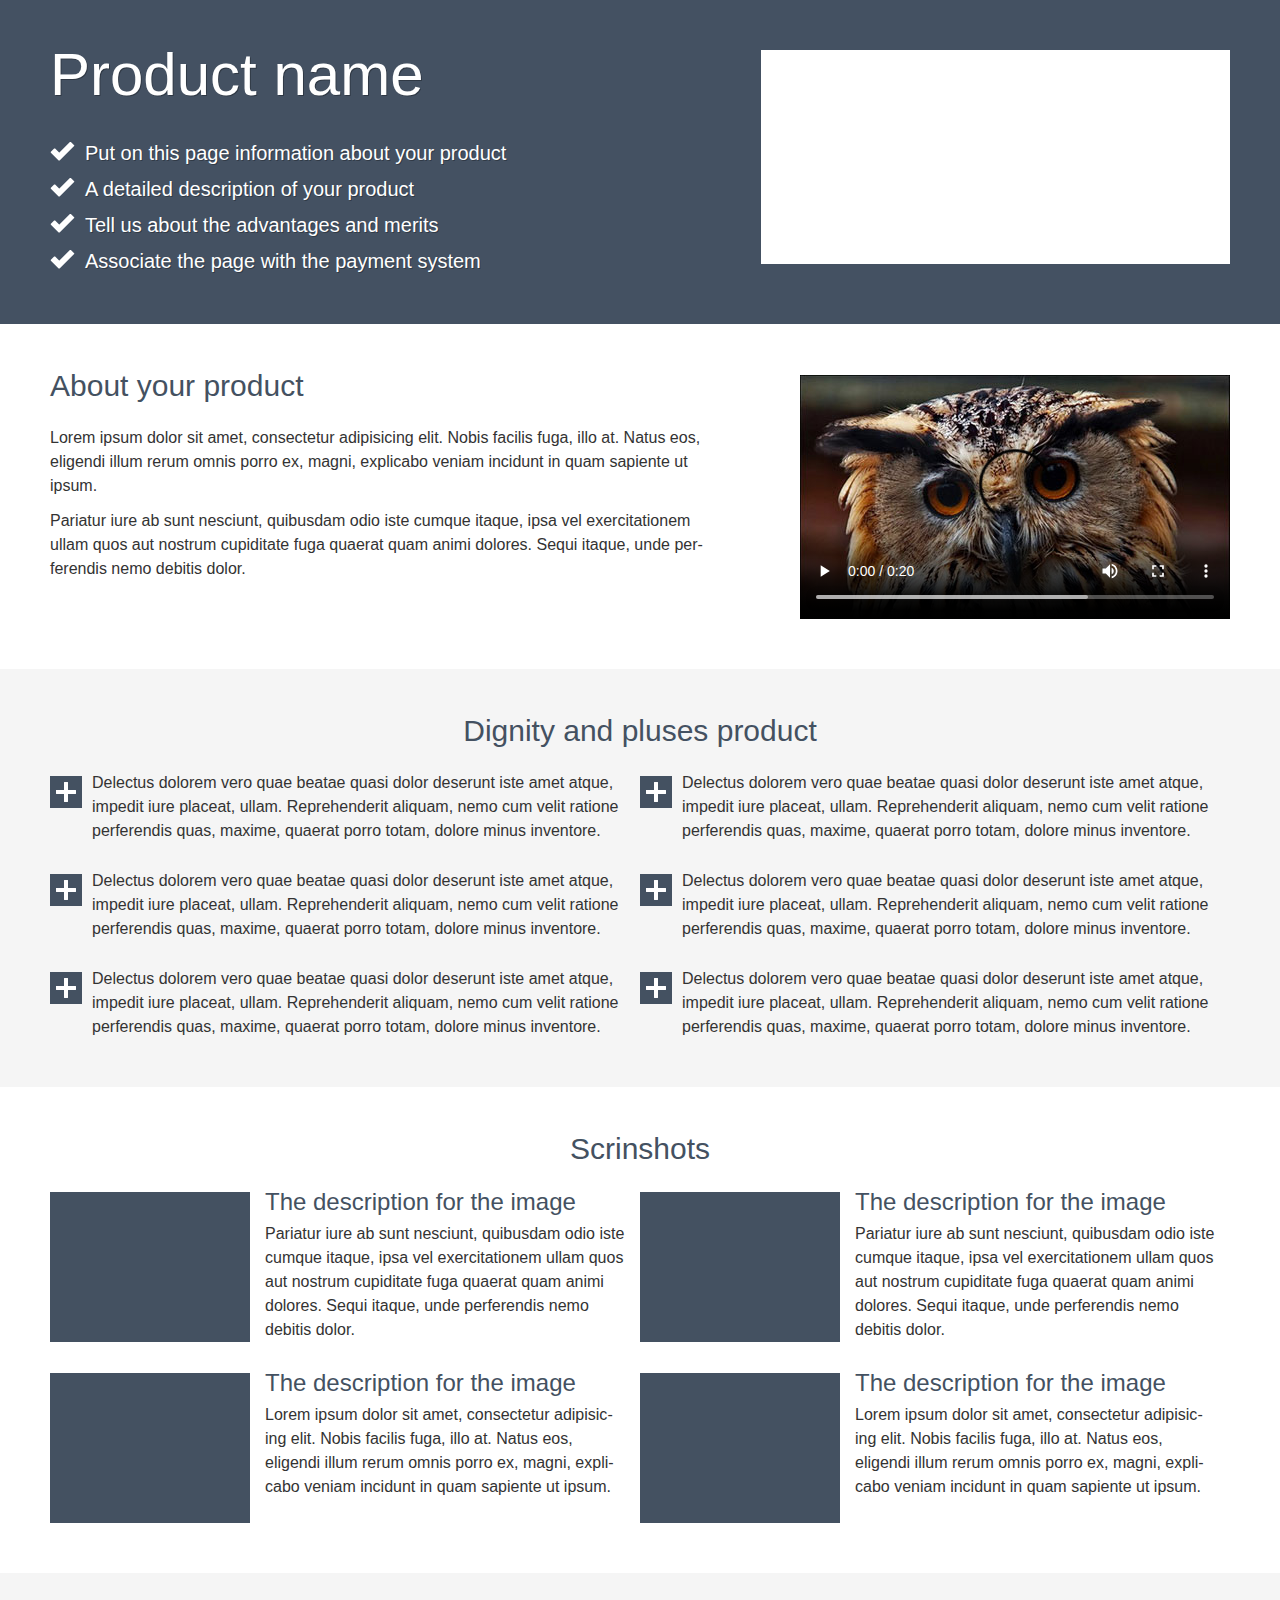
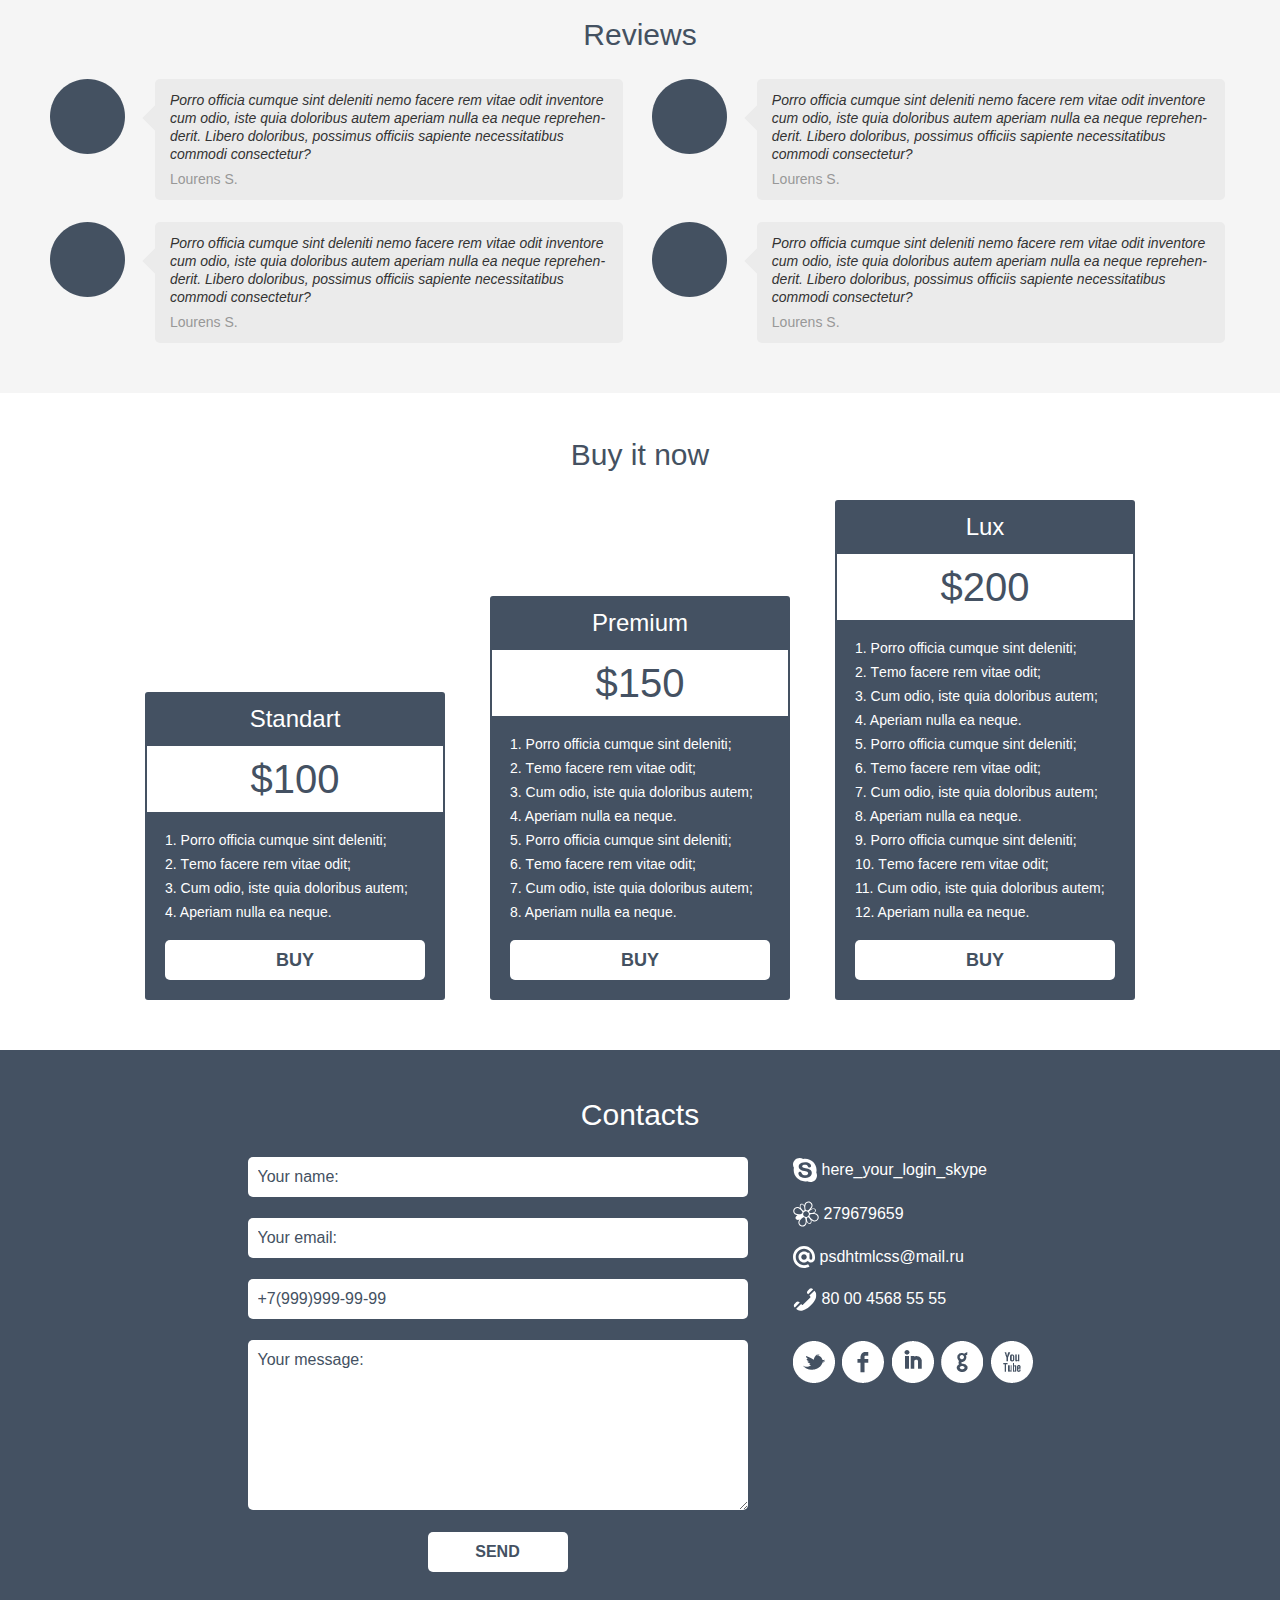
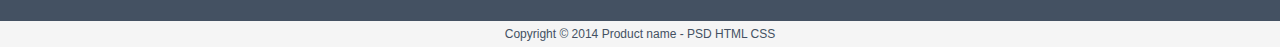
<file: lending/index.html>
<!DOCTYPE html>
<html lang="ru">
<head>
  <meta charset="UTF-8">
  <meta name="viewport" content="width=device-width, initial-scale=1.0">
  <title>HTML5 and CSS3</title>
  <link rel="stylesheet" href="style.css">
</head>
<body>
  <div class="container">
    <header class="header">
      <div class="header-text-wrap">
        <h1 class="title">Product name</h1>
        <ul class="header-list">
          <li class="header-list__item">
            Put on this page information about your product
          </li>
          <li class="header-list__item">
            A detailed description of your product
          </li>
          <li class="header-list__item">
            Tell us about the advantages and merits
          </li>
          <li class="header-list__item">
            Associate the page with the payment system
          </li>
        </ul>
      </div>
      <div class="header-image-wrap">
        <img src="img/shape.jpg" alt="Header image" class="header__img">
      </div>
    </header>

    <section class="about-product">
      <div class="about-product-text-wrap">
        <h2 class="title-section title-section_about-product">About your product</h2>
        <p class="about-product__description">
          Lorem ipsum dolor sit amet, consectetur adipisicing elit. Nobis facilis fuga, illo at. 
          Natus eos, eligendi illum rerum omnis porro ex, magni, 
          explicabo veniam incidunt in quam sapiente ut ipsum.
        </p>
        <p class="about-product__description">
          Pariatur iure ab sunt nesciunt, quibusdam odio iste cumque itaque, 
          ipsa vel exercitationem ullam quos aut nostrum cupiditate fuga quaerat quam animi dolores. 
          Sequi itaque, unde per&shy;ferendis nemo debitis dolor.
        </p>
      </div>
      <div class="about-product-video-wrap">
        <video class="about-product__video" src="video/owl.mp4" poster="img/owl.jpg" controls></video>
      </div>
    </section>

    <section class="pluses-product">
      <h2 class="title-section title-section_pluses-product">Dignity and pluses product</h2>
      <ul class="pluses-product-list">
        <li class="pluses-product-list__item">
          Delectus dolorem vero quae beatae quasi dolor deserunt iste amet atque, 
          impedit iure placeat, ullam. Reprehenderit aliquam, nemo cum velit ratione perferendis quas, 
          maxime, quaerat porro totam, dolore minus inventore.
        </li>
        <li class="pluses-product-list__item">
          Delectus dolorem vero quae beatae quasi dolor deserunt iste amet atque, 
          impedit iure placeat, ullam. Reprehenderit aliquam, nemo cum velit ratione perferendis quas, 
          maxime, quaerat porro totam, dolore minus inventore.
        </li>
        <li class="pluses-product-list__item">
          Delectus dolorem vero quae beatae quasi dolor deserunt iste amet atque, 
          impedit iure placeat, ullam. Reprehenderit aliquam, nemo cum velit ratione perferendis quas, 
          maxime, quaerat porro totam, dolore minus inventore.
        </li>
        <li class="pluses-product-list__item">
          Delectus dolorem vero quae beatae quasi dolor deserunt iste amet atque, 
          impedit iure placeat, ullam. Reprehenderit aliquam, nemo cum velit ratione perferendis quas, 
          maxime, quaerat porro totam, dolore minus inventore.
        </li>
        <li class="pluses-product-list__item">
          Delectus dolorem vero quae beatae quasi dolor deserunt iste amet atque, 
          impedit iure placeat, ullam. Reprehenderit aliquam, nemo cum velit ratione perferendis quas, 
          maxime, quaerat porro totam, dolore minus inventore.
        </li>
        <li class="pluses-product-list__item">
          Delectus dolorem vero quae beatae quasi dolor deserunt iste amet atque, 
          impedit iure placeat, ullam. Reprehenderit aliquam, nemo cum velit ratione perferendis quas, 
          maxime, quaerat porro totam, dolore minus inventore.
        </li>
      </ul>
    </section>

    <section class="scrinshots">
      <h2 class="title-section title-section_scrinshots">Scrinshots</h2>
      <div class="scrinshots-content-wrap">
        <div class="scrinshots-item-wrap">
          <div class="scrinshots-image-wrap">
            <img src="img/image-scrinshots.jpg" alt="Image 1" class="scrinshots__img">
          </div>
          <div class="scrinshots-text-wrap">
            <h3 class="scrinshots__h3">The description for the image</h3>
            <p class="scrinshots__description">
              Pariatur iure ab sunt nesciunt, quibusdam odio iste cumque itaque, 
              ipsa vel exercitationem ullam quos aut nostrum cupiditate fuga quaerat quam animi dolores. 
              Sequi itaque, unde perferendis nemo debitis dolor.
            </p>
          </div>
        </div>
        <div class="scrinshots-item-wrap">
          <div class="scrinshots-image-wrap">
            <img src="img/image-scrinshots.jpg" alt="Image 2" class="scrinshots__img">
          </div>
          <div class="scrinshots-text-wrap">
            <h3 class="scrinshots__h3">The description for the image</h3>
            <p class="scrinshots__description">
              Pariatur iure ab sunt nesciunt, quibusdam odio iste cumque itaque, 
              ipsa vel exercitationem ullam quos aut nostrum cupiditate fuga quaerat quam animi dolores. 
              Sequi itaque, unde perferendis nemo debitis dolor.
            </p>
          </div>
        </div>
        <div class="scrinshots-item-wrap">
          <div class="scrinshots-image-wrap">
            <img src="img/image-scrinshots.jpg" alt="Image 3" class="scrinshots__img">
          </div>
          <div class="scrinshots-text-wrap">
            <h3 class="scrinshots__h3">The description for the image</h3>
            <p class="scrinshots__description">
              Lorem ipsum dolor sit amet, consectetur adipisic&shy;ing elit. Nobis facilis fuga, illo at. 
              Natus eos, eligendi illum rerum omnis porro ex, magni, 
              expli&shy;cabo veniam incidunt in quam sapiente ut ipsum.
            </p>
          </div>
        </div>
        <div class="scrinshots-item-wrap">
          <div class="scrinshots-image-wrap">
            <img src="img/image-scrinshots.jpg" alt="Image 4" class="scrinshots__img">
          </div>
          <div class="scrinshots-text-wrap">
            <h3 class="scrinshots__h3">The description for the image</h3>
            <p class="scrinshots__description">
              Lorem ipsum dolor sit amet, consectetur adipisic&shy;ing elit. Nobis facilis fuga, illo at. 
              Natus eos, eligendi illum rerum omnis porro ex, magni, 
              expli&shy;cabo veniam incidunt in quam sapiente ut ipsum.
            </p>
          </div>
        </div>
      </div>
    </section>

    <section class="reviews">
      <h2 class="title-section title-section_reviews">Reviews</h2>
      <div class="reviews-content-wrap">
        <div class="reviews-item-wrap">
          <img src="img/autor.png" alt="Autor 1" class="reviews__img">
          <div class="reviews-text-wrap">
            <p class="reviews__review">
              Porro officia cumque sint deleniti nemo facere rem vitae odit inventore cum odio, 
              iste quia doloribus autem aperiam nulla ea neque reprehen&shy;derit. 
              Libero doloribus, possimus officiis sapiente necessitatibus commodi consectetur?
            </p>
            <span class="reviews__autor">Lourens S.</span>
          </div>
        </div>
        <div class="reviews-item-wrap">
          <img src="img/autor.png" alt="Autor 2" class="reviews__img">
          <div class="reviews-text-wrap">
            <p class="reviews__review">
              Porro officia cumque sint deleniti nemo facere rem vitae odit inventore cum odio, 
              iste quia doloribus autem aperiam nulla ea neque reprehen&shy;derit. 
              Libero doloribus, possimus officiis sapiente necessitatibus commodi consectetur?
            </p>
            <span class="reviews__autor">Lourens S.</span>
          </div>
        </div>
        <div class="reviews-item-wrap">
          <img src="img/autor.png" alt="Autor 3" class="reviews__img">
          <div class="reviews-text-wrap">
            <p class="reviews__review">
              Porro officia cumque sint deleniti nemo facere rem vitae odit inventore cum odio, 
              iste quia doloribus autem aperiam nulla ea neque reprehen&shy;derit. 
              Libero doloribus, possimus officiis sapiente necessitatibus commodi consectetur?
            </p>
            <span class="reviews__autor">Lourens S.</span>
          </div>
        </div>
        <div class="reviews-item-wrap">
          <img src="img/autor.png" alt="Autor 4" class="reviews__img">
          <div class="reviews-text-wrap">
            <p class="reviews__review">
              Porro officia cumque sint deleniti nemo facere rem vitae odit inventore cum odio, 
              iste quia doloribus autem aperiam nulla ea neque reprehen&shy;derit. 
              Libero doloribus, possimus officiis sapiente necessitatibus commodi consectetur?
            </p>
            <span class="reviews__autor">Lourens S.</span>
          </div>
        </div>
      </div>
    </section>

    <section class="buy">
      <h2 class="title-section title-section_buy">Buy it now</h2>
      <div class="buy-package-wrap">
        <div class="buy-package">
          <h3 class="buy-package__title">Standart</h3>
          <span class="buy-package__price">$100</span>
          <ol class="buy-package-list">
            <li class="buy-package-list__item">1. Porro officia cumque sint deleniti;</li>
            <li class="buy-package-list__item">2. Тemo facere rem vitae odit;</li>
            <li class="buy-package-list__item">3. Cum odio, iste quia doloribus autem;</li>
            <li class="buy-package-list__item">4. Aperiam nulla ea neque.</li>
          </ol>
          <a href="#" class="buy-package__btn">BUY</a>
        </div>
        <div class="buy-package">
          <h3 class="buy-package__title">Premium</h3>
          <span class="buy-package__price">$150</span>
          <ol class="buy-package-list">
            <li class="buy-package-list__item">1. Porro officia cumque sint deleniti;</li>
            <li class="buy-package-list__item">2. Тemo facere rem vitae odit;</li>
            <li class="buy-package-list__item">3. Cum odio, iste quia doloribus autem;</li>
            <li class="buy-package-list__item">4. Aperiam nulla ea neque.</li>
            <li class="buy-package-list__item">5. Porro officia cumque sint deleniti;</li>
            <li class="buy-package-list__item">6. Тemo facere rem vitae odit;</li>
            <li class="buy-package-list__item">7. Cum odio, iste quia doloribus autem;</li>
            <li class="buy-package-list__item">8. Aperiam nulla ea neque.</li>
          </ol>
          <a href="#" class="buy-package__btn">BUY</a>
        </div>
        <div class="buy-package">
          <h3 class="buy-package__title">Lux</h3>
          <span class="buy-package__price">$200</span>
          <ol class="buy-package-list">
            <li class="buy-package-list__item">1. Porro officia cumque sint deleniti;</li>
            <li class="buy-package-list__item">2. Тemo facere rem vitae odit;</li>
            <li class="buy-package-list__item">3. Cum odio, iste quia doloribus autem;</li>
            <li class="buy-package-list__item">4. Aperiam nulla ea neque.</li>
            <li class="buy-package-list__item">5. Porro officia cumque sint deleniti;</li>
            <li class="buy-package-list__item">6. Тemo facere rem vitae odit;</li>
            <li class="buy-package-list__item">7. Cum odio, iste quia doloribus autem;</li>
            <li class="buy-package-list__item">8. Aperiam nulla ea neque.</li>
            <li class="buy-package-list__item">9. Porro officia cumque sint deleniti;</li>
            <li class="buy-package-list__item">10. Тemo facere rem vitae odit;</li>
            <li class="buy-package-list__item">11. Cum odio, iste quia doloribus autem;</li>
            <li class="buy-package-list__item">12. Aperiam nulla ea neque.</li> 
          </ol>
          <a href="#" class="buy-package__btn">BUY</a>
        </div>
      </div>
    </section>

    <footer class="contacts">
      <h2 class="title-section title-section_contacts">Contacts</h2>
      <div class="contacts-content-wrap">
        <form class="contacts-form" action="#" method="POST">
          <input class="contacts-form__name" type="text" name="name" id="name" placeholder="Your name:">
          <input class="contacts-form__email" type="email" name="email" id="email" placeholder="Your email:" required>
          <input class="contacts-form__name" type="tel" name="tel" id="tel" placeholder="+7(999)999-99-99" 
          pattern="\+7\([0-9]{3}\)[0-9]{3}-[0-9]{2}-[0-9]{2}" title="+7(999)999-99-99" required>
          <textarea class="contacts-form__text" name="text" id="text" cols="68" rows="11" 
            placeholder="Your message:" required></textarea>
          
          <input type="submit" class="contacts-form__btn" value="Send">
        </form>
        <address class="contacts-address">
          <ul class="contacts-address-list">
            <li class="contacts-address-list__item">
              <a href="skype:here_your_login_skype" class="contacts-address-list__link contacts-address-list__link_skype">
                <svg class="icon-svg" version="1.1" viewBox="0 0 128 128" xmlns="http://www.w3.org/2000/svg" 
                xmlns:xlink="http://www.w3.org/1999/xlink">
                  <g><path clip-rule="evenodd" d="M95.992,93.435c-2.822,3.947-6.992,7.063-12.41,9.274    
                    c-5.351,2.196-11.763,3.316-19.071,3.316c-8.768,0-16.12-1.521-21.863-4.526c-4.102-2.181-7.481-5.134-10.047-8.799    
                    c-2.596-3.68-3.906-7.337-3.906-10.876c0-2.196,0.858-4.11,2.544-5.676c1.671-1.558,3.816-2.337,6.374-2.337    
                    c2.092,0,3.906,0.616,5.373,1.84c1.407,1.18,2.611,2.923,3.582,5.156c1.084,2.448,2.258,4.511,3.5,6.121    
                    c1.204,1.573,2.928,2.886,5.125,3.917c2.213,1.024,5.2,1.558,8.865,1.558c5.05,0,9.189-1.068,12.297-3.16    
                    c3.048-2.04,4.523-4.503,4.523-7.515c0-2.367-0.775-4.236-2.356-5.705c-1.671-1.528-3.861-2.715-6.517-3.546    
                    c-2.777-0.846-6.54-1.773-11.198-2.738c-6.344-1.335-11.725-2.916-16-4.718c-4.38-1.832-7.91-4.377-10.491-7.56    
                    c-2.619-3.242-3.951-7.3-3.951-12.071c0-4.54,1.392-8.643,4.147-12.175c2.724-3.509,6.713-6.254,11.853-8.116    
                    c5.065-1.847,11.086-2.782,17.912-2.782c5.449,0,10.243,0.623,14.246,1.855c4.026,1.232,7.413,2.893,10.077,4.948    
                    c2.687,2.077,4.689,4.281,5.938,6.581c1.264,2.322,1.912,4.629,1.912,6.863c0,2.152-0.843,4.11-2.506,5.809    
                    c-1.671,1.721-3.786,2.589-6.269,2.589c-2.258,0-4.034-0.549-5.253-1.617c-1.144-1.002-2.333-2.56-3.65-4.785    
                    c-1.52-2.849-3.364-5.097-5.479-6.685c-2.055-1.543-5.479-2.315-10.198-2.315c-4.365,0-7.932,0.861-10.574,2.574    
                    c-2.544,1.64-3.785,3.531-3.785,5.772c0,1.365,0.399,2.515,1.227,3.494c0.858,1.053,2.085,1.959,3.635,2.73    
                    c1.603,0.794,3.259,1.432,4.914,1.877c1.693,0.467,4.538,1.157,8.444,2.048c4.944,1.039,9.483,2.218,13.494,3.487    
                    c4.071,1.276,7.579,2.849,10.453,4.696c2.92,1.877,5.23,4.281,6.879,7.159c1.648,2.901,2.484,6.462,2.484,10.609    
                    C100.267,84.962,98.822,89.481,95.992,93.435z M124.32,77.588c0.926-4.169,1.407-8.487,1.407-12.924    
                    c0-33.237-27.326-60.19-61.05-60.19c-3.552,0-7.037,0.304-10.438,0.883C48.783,1.966,42.325,0,35.409,0    
                    C15.849,0,0,15.624,0,34.914c0,6.44,1.776,12.464,4.862,17.657c-0.805,3.902-1.234,7.953-1.234,12.093    
                    c0,33.252,27.334,60.198,61.05,60.198c3.823,0,7.556-0.349,11.183-1.009C80.85,126.494,86.54,128,92.598,128    
                    C112.151,128,128,112.368,128,93.094C128,87.522,126.675,82.262,124.32,77.588z"/></g>
                </svg>
                here_your_login_skype
              </a>
            </li>
            <li class="contacts-address-list__item">
              <a href="http://www.icq.com/whitepages/cmd.php?uin=279679659&action=message" target="_blank"  
              class="contacts-address-list__link contacts-address-list__link_isq">
                <svg class="icon-svg icon-svg_isq" version="1.1" xmlns="http://www.w3.org/2000/svg" 
                xmlns:xlink="http://www.w3.org/1999/xlink" viewBox="0 0 1000 1000">
                  <g><path d="M889.5,482.3c-24-9.2-56.6-14.9-91.3-16.5c62.1-26.3,
                    96.9-85.1,77.5-131.3c-19.4-46.4-86.1-62.9-148.5-36.8c-16,6.6-34.7,
                    17.4-53.2,30.5c30.8-32.9,55.9-70,67.5-100.4c31-80.7-9.4-171.5-90.1-202.5c-80.7-31-171.6,
                    9.5-202.5,90.2c-6.2,15.9-10.8,35.9-13.6,57.6c-28.8-52.9-81.8-81-124.5-63.2c-46.4,19.4-62.9,
                    86.1-36.7,148.5c1.8,4.2,3.9,8.7,6.1,13.2c-20-14.2-39.9-25.6-57.4-32.4c-80.7-31-171.5,
                    9.5-202.5,90.1c-31,80.8,9.5,171.5,90.1,202.5c17.9,6.8,40.6,11.6,65.4,14.5c-61.1,26.6-95,
                    84.6-75.9,130.5c19.4,46.4,86.1,62.9,148.5,36.8c1.1-0.5,2.1-1,3.2-1.5c-15.2,20.9-27.1,
                    41.6-34.2,59.9c-31,80.8,9.5,171.6,90.1,202.6c80.7,30.9,171.5-9.5,202.5-90.1c10.2-26.3,
                    16-63,16.9-101.6c1.9,5.9,3.9,11.5,6,16.5c26.1,62.5,85.1,97.5,131.5,78.1c46.4-19.4,62.9-86,
                    36.8-148.4c-0.1-0.2-0.2-0.5-0.4-0.7c26,21,53,37.7,76.1,46.6c80.7,30.9,171.6-9.5,202.6-90.1C1010.5,
                    604.2,970.1,513.4,889.5,482.3z M736.3,319.2c46.4-19.4,96-7.1,110.4,27.3c14.4,34.5-11.6,78.4-58.1,
                    97.9c-34,14.2-106.1,26.6-147.8,18.6c-1.8-6.2-3.8-12.3-6.6-18.3c-4.8-10.6-10.8-20.4-17.6-29.3C638.3,
                    379.4,700.9,334,736.3,319.2z M486.4,129.9c23.1-60,90.6-90.1,150.7-67.1c60,23.1,90,90.6,67.1,
                    150.6c-19.2,49.8-91.9,138.9-150.5,154.7c-15.2-5.9-31.5-9-48.1-9.6C460.8,318.1,465.5,184.5,
                    486.4,129.9z M323.1,139c34.6-14.4,78.5,11.6,97.9,58.1c3.9,9.5,7.7,21.8,11,35.6c0.5,27.7,3.8,
                    55.6,10.2,81c0,30.3-5.4,55.3-20.2,61.5c-34.5,14.5-106.7-79.3-126.2-125.8C276.3,202.9,288.6,
                    153.4,323.1,139z M124.9,494.3c-60-23-90.1-90.6-67-150.6c23-60,90.6-90.1,150.6-67c58.3,22.3,
                    170,118,155.8,178.5c-0.9,2.7-1.9,5.4-2.7,8.2C335.1,520.6,184.1,517,124.9,494.3z M472.7,870.1c-23,
                    60-90.6,90-150.7,67c-60-23-90.1-90.6-67.1-150.6c21.6-56.3,111.9-163.1,172.5-157.2c8.2,4.9,
                    16.9,8.8,25.8,11.9C498.2,681.7,493.7,815.2,472.7,870.1z M400.3,548.9c-24.7-55.7,0.3-121.2,
                    56-145.9c55.7-24.8,121.2,0.2,146,56c23.9,53.9,0.9,116.6-51.2,143.1H551c-0.3,0.1-0.5,0.4-0.9,
                    0.6c-1.4,0.6-2.5,1.6-3.9,2.2C490.5,629.8,425,604.6,400.3,548.9z M652.4,848.7c-34.5,
                    14.3-78.3-11.7-97.8-58.2c-13.9-33.3-26.1-103-19.1-145.1c8.5-2,16.9-4.8,25.1-8.3c9.9-4.4,
                    18.9-9.8,27.2-15.9c35.3,23.7,77.8,82.9,92,117C699.2,784.6,686.9,834.1,652.4,848.7z M942.1,
                    670.4c-23.1,60-90.6,90.1-150.6,67.1c-57.9-22.3-169-117.2-156-177.8c1.5-3.7,2.9-7.4,4.1-11.2c29.4-55,
                    177.1-51.2,235.5-28.8C935,542.8,965.2,610.5,942.1,670.4z"/></g>
                </svg>
                279679659
              </a>
            </li>
            <li class="contacts-address-list__item">
              <a href="mailto:psdhtmlcss@mail.ru" class="contacts-address-list__link contacts-address-list__link_email">
                <svg class="icon-svg icon-svg_mail" viewBox="0 0 465.882 465.882" xmlns="http://www.w3.org/2000/svg">
                  <path d="m232.941 0c-128.442 0-232.941 104.499-232.941 232.941s104.499 232.941 232.941 
                  232.941c40.961 0 81.239-10.777 116.499-31.179l-29.146-50.416c-26.416 15.284-56.629 23.36-87.353 
                  23.36-96.338 0-174.706-78.368-174.706-174.706s78.368-174.706 174.706-174.706 174.706 78.368 
                  174.706 174.706v25.364c0 19.052-12.241 32.871-29.118 32.871-16.052 
                  0-29.118-13.066-29.118-29.118v-116.47h-40.251c-20.484-17.895-46.948-29.118-76.219-29.118-64.221 
                  0-116.471 52.25-116.471 116.471s52.25 116.471 116.471 116.471c30.582 0 58.232-12.094 
                  79.036-31.442 16.036 19.057 39.754 31.442 66.552 31.442 48.98 0 87.353-40.022 
                  87.353-91.107v-25.364c0-128.442-104.499-232.941-232.941-232.941zm0 291.176c-32.118 
                  0-58.235-26.118-58.235-58.235 0-32.118 26.118-58.235 58.235-58.235 32.118 0 58.235 26.118 58.235 58.235 
                  0 32.118-26.117 58.235-58.235 58.235z"/>
                </svg>
                psdhtmlcss@mail.ru
              </a>
            </li>
            <li class="contacts-address-list__item">
              <a href="tel:+800045685555" class="contacts-address-list__link contacts-address-list__link_tel">
                <svg class="icon-svg icon-svg_tel" version="1.1" xmlns="http://www.w3.org/2000/svg" xmlns:xlink="http://www.w3.org/1999/xlink" 
                viewBox="0 0 1000 1000">
                  <g><path d="M364.7,272.2L151.4,58.1l25.2-25c32.5-32.7,89.4-32.7,122,0l91.2,91.5C406,141,415,162.8,
                    415,185.8c0,23.1-9,44.8-25.2,61.2L364.7,272.2L364.7,272.2z M751.6,610.2c32.5-32.7,89.4-32.7,
                    122,0l91.2,91.5c16.3,16.4,25.3,38.2,25.3,61.2c0,23.1-9,44.8-25.4,61.3l-25.1,24.9L726.6,
                    635.5L751.6,610.2L751.6,610.2z M73.6,136.4L94,116l213.2,214l-37.4,37.5c-5.5,5.5-8.4,
                    12.7-8.4,20.4s3,14.9,8.4,20.4L591,730.6c10.9,10.8,29.8,10.9,40.7,0l37.4-37.5l212.9,
                    214.1l-20.4,20.4c-14.9,15-71.6,63.8-175.7,63.8c-92.9,0-244.7-41.1-439.8-236.9C-143.5,
                    363.5,64.4,145.7,73.6,136.4L73.6,136.4z"/></g>
                </svg>
                80 00 4568 55 55
              </a>
            </li>
          </ul>
          <ul class="contacts-social-list">
            <li class="contacts-social-list__item">
              <a href="" class="contacts-social-list__link contacts-social-list__link_tw"></a>
            </li>
            <li class="contacts-social-list__item">
              <a href="" class="contacts-social-list__link contacts-social-list__link_fb"></a>
            </li>
            <li class="contacts-social-list__item">
              <a href="" class="contacts-social-list__link contacts-social-list__link_in"></a>
            </li>
            <li class="contacts-social-list__item">
              <a href="" class="contacts-social-list__link contacts-social-list__link_g-plus"></a>
            </li>
            <li class="contacts-social-list__item">
              <a href="" class="contacts-social-list__link contacts-social-list__link_youtube"></a>
            </li>
          </ul>
        </address>
      </div>
      <p class="contacts__copyright">Copyright &copy; 2014 Product name - PSD HTML CSS</p>
    </footer>
  </div>
</body>
</html>
</file>
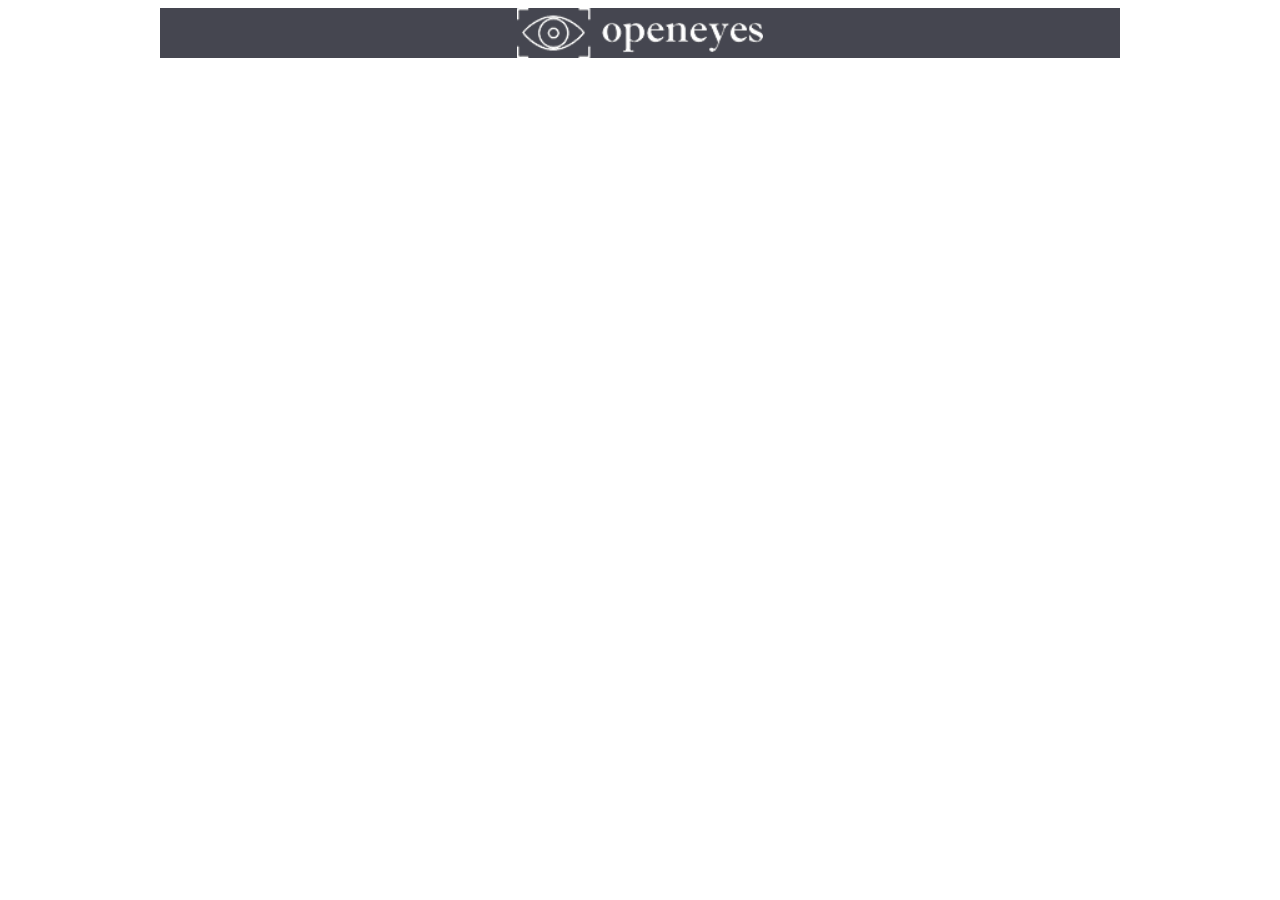
<file: openeyes/index.html>
<!DOCTYPE html>
<html lang="ru">
<head>
  <meta charset="UTF-8">
  <meta name="viewport" content="width=device-width, initial-scale=1.0">
  <meta http-equiv="X-UA-Compatible" content="ie=edge">
  <title>Openeyes - приложение для просмотра фотографий</title>
<link rel="shortcut icon" href="/openeyes/favicon.ico"><link href="/openeyes/style.css" rel="stylesheet"></head>
<body>
  <div id="app"></div>
<script type="text/javascript" src="/openeyes/bundle.js"></script></body>
</html>
</file>
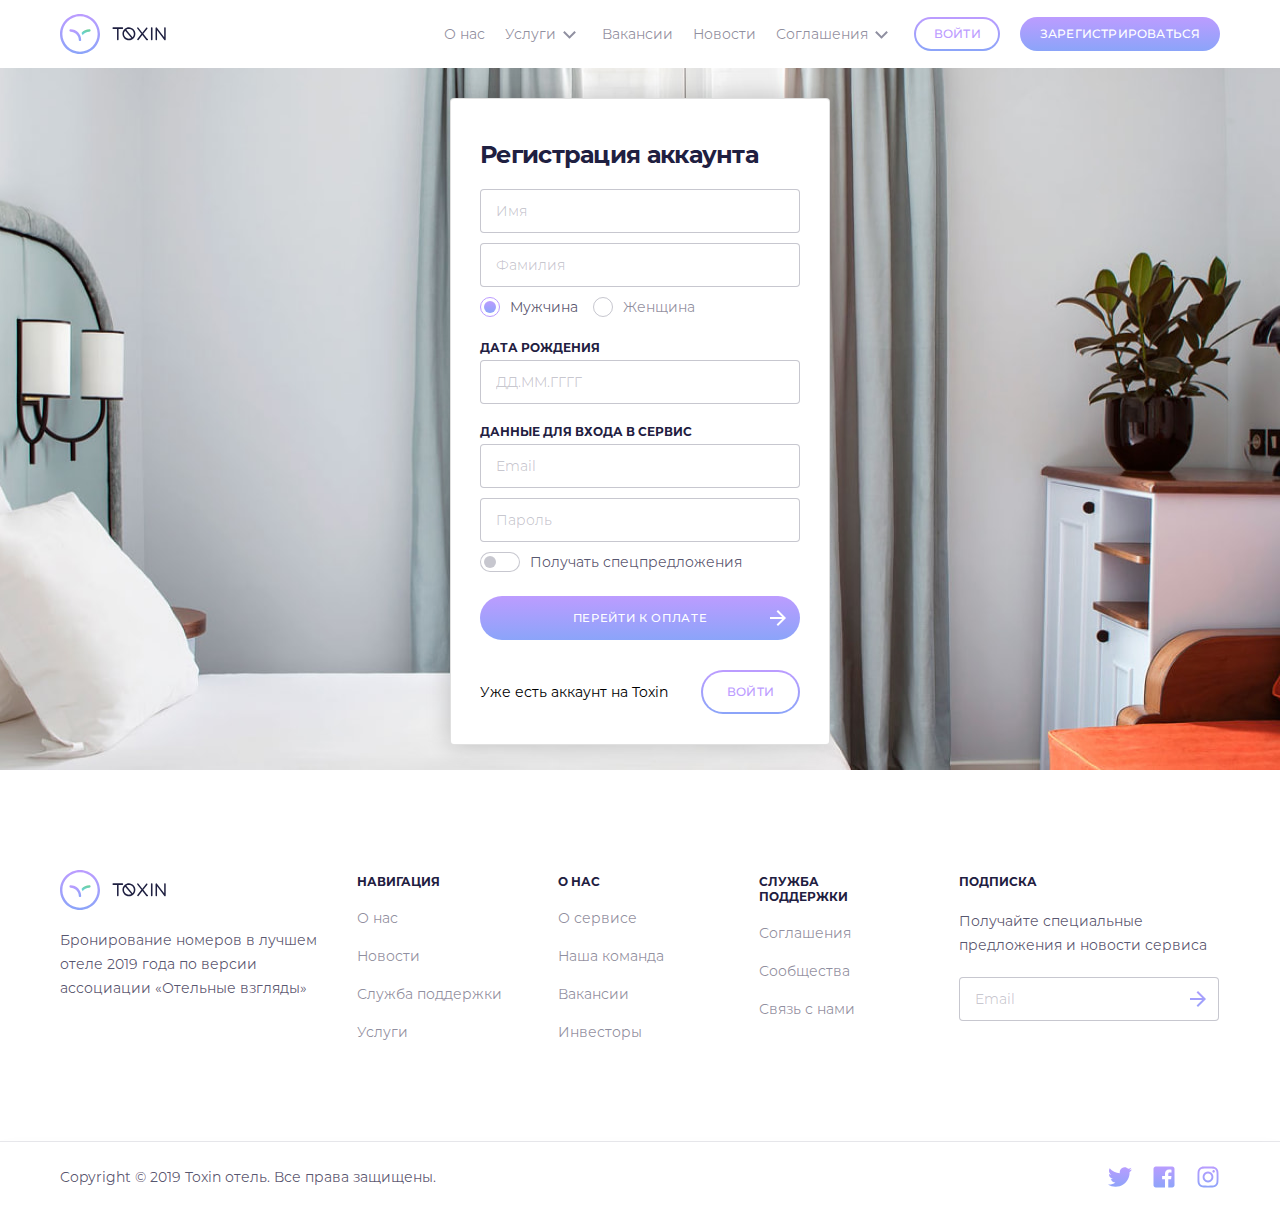
<file: hotel-app/registration/index.html>
<!DOCTYPE html><html lang="ru"><head><meta charset="utf-8"><meta name="viewport" content="width=device-width, initial-scale=1.0"><link rel="shortcut icon" href="/hotel-app/img/favicon.ico" type="image/x-icon"><title>Registration</title><link href="/hotel-app/registration/css/style.20059ea8e61edd401925.css" rel="stylesheet"></head><body class="body"><div class="container"><header class="header"><div class="header-container"><a class="header__img-link" href="/hotel-app"><img class="header__img" src="/hotel-app/img/logo.svg" alt="Logo" id="headerLogo"></a><nav class="header-menu"><ul class="header-menu__list"><li class="header-menu__item header-menu__item_margin"><a class="header-menu__link" href="#">О нас</a></li><li class="header-menu__item header-menu__item_margin"><a class="header-menu__link" href="#">Услуги<span class="header-menu__arrow"></span></a></li><li class="header-menu__item header-menu__item_margin"><a class="header-menu__link" href="#">Вакансии</a></li><li class="header-menu__item header-menu__item_margin"><a class="header-menu__link" href="#">Новости</a></li><li class="header-menu__item header-menu__item_margin"><a class="header-menu__link" href="#">Соглашения<span class="header-menu__arrow"></span></a></li></ul><div class="menu-hamburger"><span class="menu-hamburger__line"></span><span class="menu-hamburger__line"></span><span class="menu-hamburger__line"></span></div><a class="button-m button-m-text button-m_border button-m_height_34 button-m_margin-right" href="/hotel-app/sign-in" type="button">Войти</a><a class="button-m button-m-text button-m_height_34 button-m-reg" href="/hotel-app/registration" type="button">Зарегистрироваться</a></nav></div></header><div class="container-reg"><form class="form" action="#" method="POST"><p class="form__title">Регистрация аккаунта</p><input class="text-field__input text-field_margin_bottom_10 text-field__input_color" type="text" name="text" id="name" placeholder="Имя"><input class="text-field__input text-field_margin_bottom_10 text-field__input_color" type="text" name="text" id="surname" placeholder="Фамилия"><duv class="radio radio_margin_bottom_24"><label class="radio__label radio__label_margin_right" for="radio1"><input class="radio__input" type="radio" name="radio" value="radio-man" id="radio1" checked><span class="radio__span">Мужчина</span></label><label class="radio__label radio__label_margin_right" for="radio2"><input class="radio__input" type="radio" name="radio" value="radio-woman" id="radio2"><span class="radio__span">Женщина</span></label></duv><div class="text-field text-field_margin_bottom_20"><label class="text-field__title" for="maskedTextFormReg">Дата рождения</label><input class="text-field__input text-field__input_color" type="text" name="data" id="maskedTextFormReg" placeholder="ДД.ММ.ГГГГ"></div><label class="text-field__title" for="text-field">Данные для входа в сервис</label><input class="text-field__input text-field_margin_bottom_10 text-field__input_color" type="text" name="text" id="email" placeholder="Email"><input class="text-field__input text-field_margin_bottom_10 text-field__input_color" type="password" name="text" id="password" placeholder="Пароль"><label class="toggle__label text-field_margin_bottom_24" for="toggle"><input class="toggle__input" type="checkbox" name="toggle" value="toggle" id="toggle"><span class="toggle__span">Получать спецпредложения</span></label><button class="button-l button-m_margin_bottom" type="button">Перейти к оплате<span class="button-l-arrow"></span></button><div class="form-footer-wrap"><p class="form-footer-text">Уже есть аккаунт на Toxin</p><a class="button-m button-m-text button-m_border button-m_width_99" href="/hotel-app/sign-in" type="button">Войти</a></div></form></div><footer class="footer"><div class="footer-container footer-container_padding_100"><div class="footer-img-container"><img class="footer__img" src="/hotel-app/img/logo.svg" alt="Logo" id="footerLogo"><p class="footer__text">Бронирование номеров в лучшем отеле 2019 года по версии ассоциации «Отельные взгляды»</p></div><div class="footer-menu-container"><div class="footer-menu"><p class="footer-menu__title">Навигация</p><ul class="footer-menu__list"><li class="footer-menu__item"><a class="footer-menu__link" href="#">О нас</a></li><li class="footer-menu__item"><a class="footer-menu__link" href="#">Новости</a></li><li class="footer-menu__item"><a class="footer-menu__link" href="#">Служба поддержки</a></li><li class="footer-menu__item"><a class="footer-menu__link" href="#">Услуги</a></li></ul></div><div class="footer-menu"><p class="footer-menu__title">О нас</p><ul class="footer-menu__list"><li class="footer-menu__item"><a class="footer-menu__link" href="#">О сервисе</a></li><li class="footer-menu__item"><a class="footer-menu__link" href="#">Наша команда</a></li><li class="footer-menu__item"><a class="footer-menu__link" href="#">Вакансии</a></li><li class="footer-menu__item"><a class="footer-menu__link" href="#">Инвесторы</a></li></ul></div><div class="footer-menu"><p class="footer-menu__title">Служба поддержки</p><ul class="footer-menu__list"><li class="footer-menu__item"><a class="footer-menu__link" href="#">Соглашения</a></li><li class="footer-menu__item"><a class="footer-menu__link" href="#">Сообщества</a></li><li class="footer-menu__item"><a class="footer-menu__link" href="#">Связь с нами</a></li></ul></div></div><div class="footer-subscribe-container"><p class="footer-menu__title">Подписка</p><p class="footer__text sub-field_bottom_20">Получайте специальные предложения и новости сервиса</p><div class="sub-field sub-field_width_260"><input class="sub-field__input sub-field__input_color" type="text" name="text" id="sub-field" placeholder="Email"></div></div></div></footer><div class="footer-copyright checkbox_margin_bottom"><div class="footer-container-copyright"><p class="footer__copyright-text">Copyright © 2019 Toxin отель. Все права защищены.</p><ul class="footer-social"><li class="footer-social__li"><a class="footer-social__link-tw" href="#" aria-label="Twitter"></a></li><li class="footer-social__li"><a class="footer-social__link-fb" href="#" aria-label="Facebook"></a></li><li class="footer-social__li"><a class="footer-social__link-ins" href="#" aria-label="Instagram"></a></li></ul></div></div></div><script type="text/javascript" src="/hotel-app/app/js/vendors.20059ea8e61edd401925.js"></script><script type="text/javascript" src="/hotel-app/registration/js/script.20059ea8e61edd401925.js"></script></body></html>
</file>
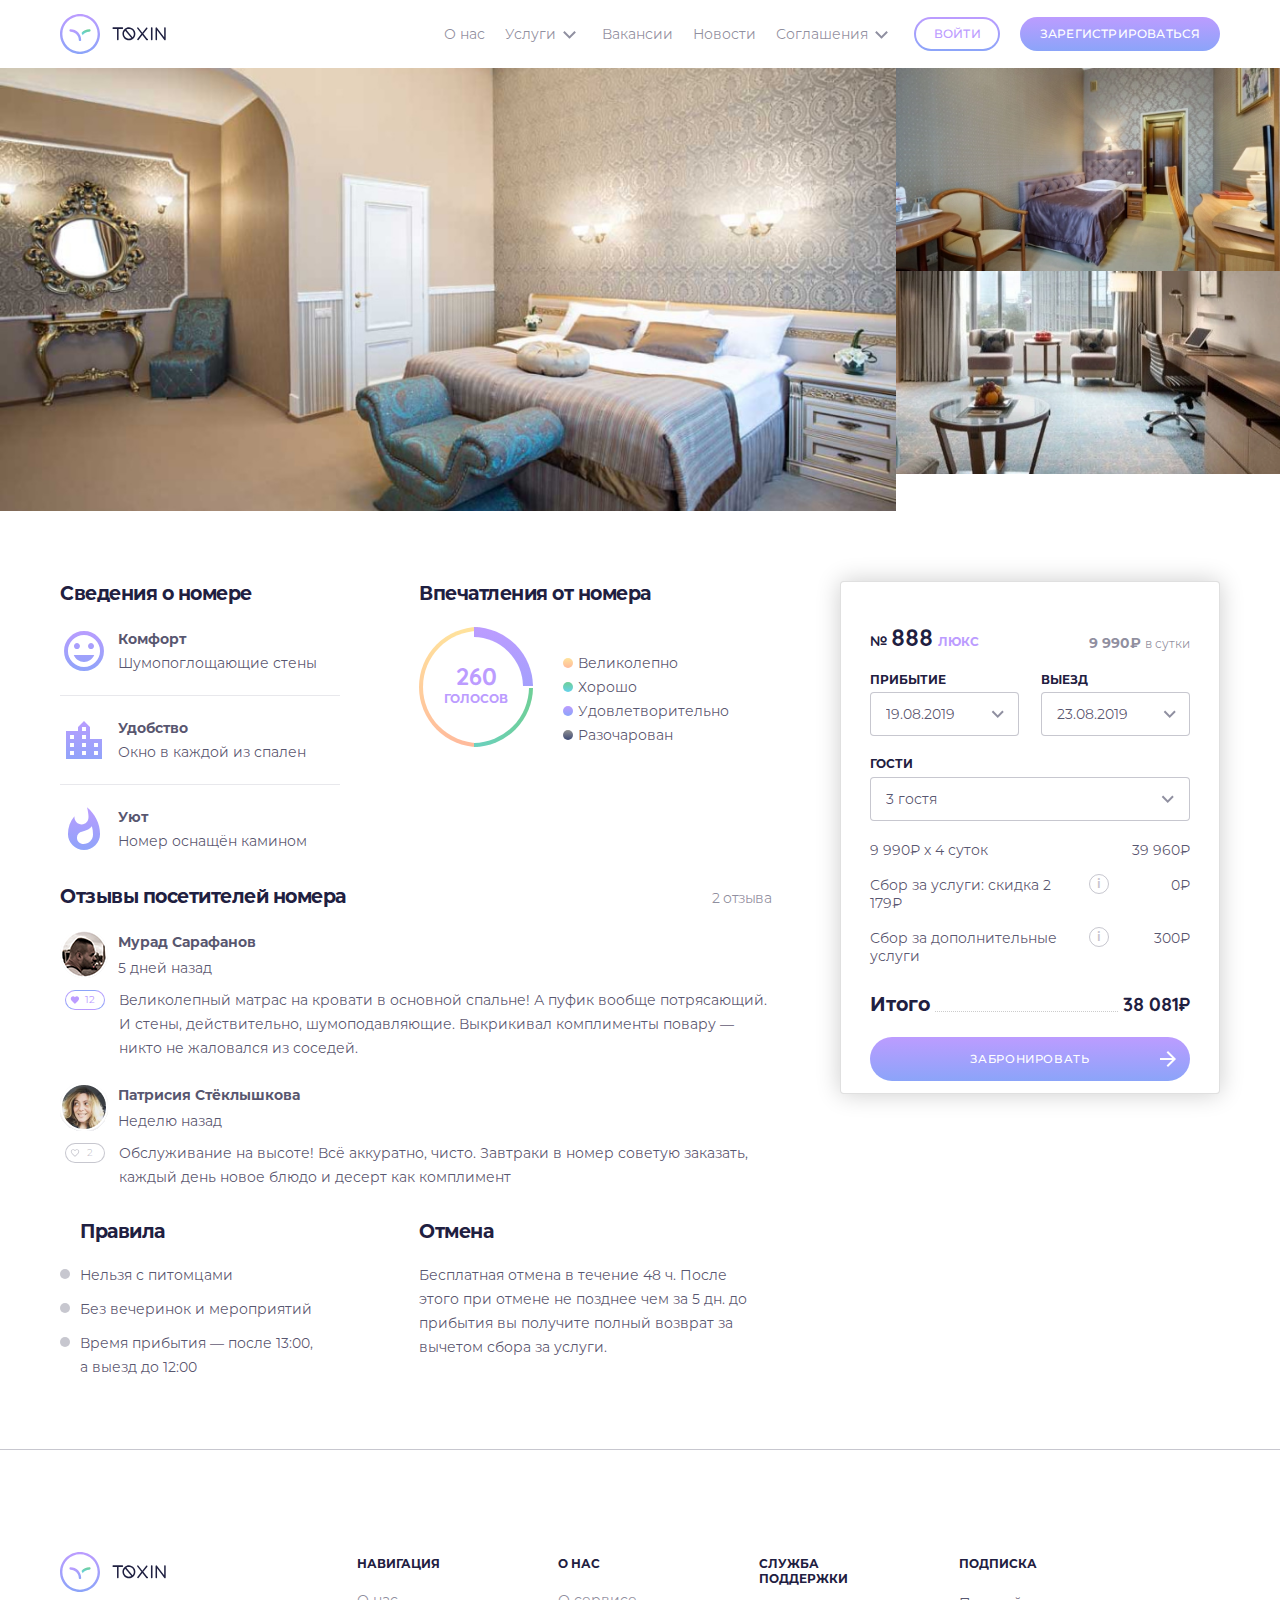
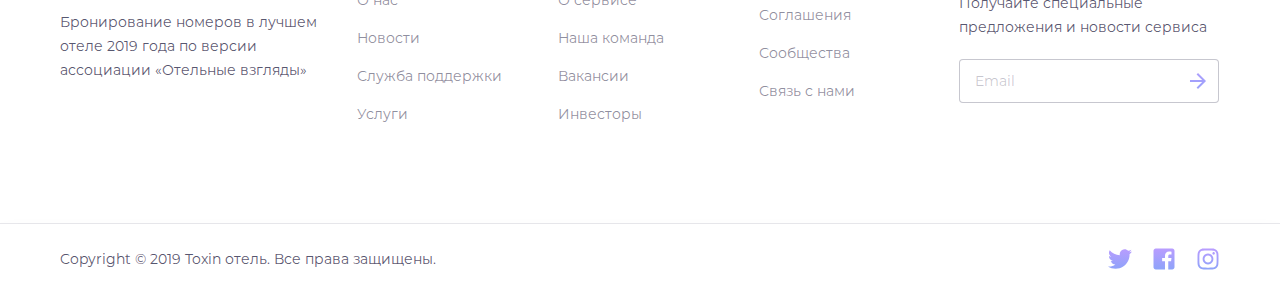
<file: hotel-app/room-details/index.html>
<!DOCTYPE html><html lang="ru"><head><meta charset="utf-8"><meta name="viewport" content="width=device-width, initial-scale=1.0"><link rel="shortcut icon" href="/hotel-app/img/favicon.ico" type="image/x-icon"><title>Room details</title><link href="/hotel-app/room-details/css/style.20059ea8e61edd401925.css" rel="stylesheet"></head><body class="body"><div class="container"><header class="header"><div class="header-container"><a class="header__img-link" href="/hotel-app"><img class="header__img" src="/hotel-app/img/logo.svg" alt="Logo" id="headerLogo"></a><nav class="header-menu"><ul class="header-menu__list"><li class="header-menu__item header-menu__item_margin"><a class="header-menu__link" href="#">О нас</a></li><li class="header-menu__item header-menu__item_margin"><a class="header-menu__link" href="#">Услуги<span class="header-menu__arrow"></span></a></li><li class="header-menu__item header-menu__item_margin"><a class="header-menu__link" href="#">Вакансии</a></li><li class="header-menu__item header-menu__item_margin"><a class="header-menu__link" href="#">Новости</a></li><li class="header-menu__item header-menu__item_margin"><a class="header-menu__link" href="#">Соглашения<span class="header-menu__arrow"></span></a></li></ul><div class="menu-hamburger"><span class="menu-hamburger__line"></span><span class="menu-hamburger__line"></span><span class="menu-hamburger__line"></span></div><a class="button-m button-m-text button-m_border button-m_height_34 button-m_margin-right" href="/hotel-app/sign-in" type="button">Войти</a><a class="button-m button-m-text button-m_height_34 button-m-reg" href="/hotel-app/registration" type="button">Зарегистрироваться</a></nav></div></header><div class="room-details-img-wrap"><img class="img-888-1" src="/hotel-app/img/room-img/888-1.jpg" alt="Спальня номера 888"><div class="room-details-img-small"><img class="img-888-2" src="/hotel-app/img/room-img/888-2.webp" alt="Вторая комната номера 888"><img class="img-888-3" src="/hotel-app/img/room-img/888-3.webp" alt="Третья комната номера 888"></div></div><div class="room-details-main-wrap"><div class="room-details-main"><div class="room-details-form-wrap"><div class="room-details-main-info-wrap"><div class="room-details-main-info"><h2 class="room-details-main__title">Сведения о номере</h2><div class="room-details"><div class="room-details__group"><div class="room-details__img room-details__img_emoticon"></div><div class="room-details__wrap-text"><p class="room-details__title">Комфорт</p><p class="room-details__descr">Шумопоглощающие стены</p></div><hr class="room-details__hr"></div><div class="room-details__group"><div class="room-details__img room-details__img_city"></div><div class="room-details__wrap-text"><p class="room-details__title">Удобство</p><p class="room-details__descr">Окно в каждой из спален</p></div><hr class="room-details__hr"></div><div class="room-details__group"><div class="room-details__img room-details__img_whatshot"></div><div class="room-details__wrap-text"><p class="room-details__title">Уют</p><p class="room-details__descr">Номер оснащён камином</p></div></div></div></div><div class="room-details-main-impressions"><h2 class="room-details-main__title">Впечатления от номера</h2><div class="vote"><div class="vote-diagram-wrap"><p class="vote-diagram-amount">260</p><p class="vote-diagram-text">голосов</p><div class="vote-diagram-sumptuously-wrap"><span class="vote-diagram-sumptuously"></span></div><div class="vote-diagram-good-wrap"><span class="vote-diagram-good"></span></div><div class="vote-diagram-satisfactorily-wrap"><span class="vote-diagram-satisfactorily"></span></div></div><ul class="vote-value-wrap"><li class="vote-value vote-value_orange">Великолепно</li><li class="vote-value vote-value_green">Хорошо</li><li class="vote-value vote-value_violet">Удовлетворительно</li><li class="vote-value vote-value_black">Разочарован</li></ul></div></div></div><form class="form form_height_513 form_absolute" action="#" method="POST"><p class="form-reserve-title"><span class="form-title__number form-title__number-lux">888</span><span class="form-title__price">9 990₽</span></p><div class="date-dropdown text-field date-dropdown_margin_bottom_18"><div class="date-dropdown__from"><label class="dropdown__title" for="dateDropFrom">Прибытие</label><input class="date-dropdown__input dropdown__input_color dropdown__input_width_small" type="text" name="date-dropdown" id="dateDropFrom" value="19.08.2019" placeholder="ДД.ММ.ГГГГ"></div><div class="date-dropdown__to"><label class="dropdown__title" for="dateDropTo">Выезд</label><input class="date-dropdown__input dropdown__input_color dropdown__input_width_small" type="text" name="date-dropdown" id="dateDropTo" value="23.08.2019" placeholder="23.08.2019"></div><div class="window date-dropdown-window dropdown-window_display_none"></div></div><div class="dropdown dropdown_margin_bottom_20"><label class="dropdown__title" for="guest">Гости</label><input class="dropdown__input dropdown__input_color" type="text" name="dropdown" id="guest" value="3 гостя"><div class="dropdown-window dropdown-window_display_none dropdown-window_width_max" id="drop_guest"><div class="dropdown-window__wrap-elem"><p class="dropdown-window__name">Взрослые</p><div class="dropdown-window__wrap-value"><span class="dropdown-window__decrement dropdown-window__decrement_active">-</span><span class="dropdown-window__value" id="0guest">2</span><span class="dropdown-window__increment dropdown-window__increment_active">+</span></div></div><div class="dropdown-window__wrap-elem"><p class="dropdown-window__name">Дети</p><div class="dropdown-window__wrap-value"><span class="dropdown-window__decrement dropdown-window__decrement_active">-</span><span class="dropdown-window__value" id="1guest">1</span><span class="dropdown-window__increment dropdown-window__increment_active">+</span></div></div><div class="dropdown-window__wrap-elem"><p class="dropdown-window__name">Младенцы</p><div class="dropdown-window__wrap-value"><span class="dropdown-window__decrement">-</span><span class="dropdown-window__value" id="2guest">0</span><span class="dropdown-window__increment dropdown-window__increment_active">+</span></div></div><p class="dropdown-window__clear dropdown-window__clear_display_block">очистить      </p><p class="dropdown-window__apply">применить</p></div></div><div class="form-reserve-calc"><p class="form-reserve-calc-text"><span class="form-reserve-calc-text__left">9 990₽ х 4 суток</span><span class="form-reserve-calc-text__right">39 960₽</span></p><p class="form-reserve-calc-text"><span class="form-reserve-calc-text__left">Сбор за услуги: скидка 2 179₽<span class="form-reserve-calc-text__i">i</span></span><span class="form-reserve-calc-text__right">0₽</span></p><p class="form-reserve-calc-text form-reserve-calc-text_margin_bottom_27"><span class="form-reserve-calc-text__left">Сбор за дополнительные услуги<span class="form-reserve-calc-text__i">i</span></span><span class="form-reserve-calc-text__right">300₽</span></p><p class="form-reserve-calc-text form-reserve-calc-text_bold"><span class="form-reserve-calc-text__left form-reserve-calc-text__left_bg_white">Итого</span><span class="form-reserve-calc-text__right form-reserve-calc-text__right_bg_white">38 081₽</span></p></div><button class="button-l" type="button">Забронировать<span class="button-l-arrow"></span></button></form></div><div class="room-details-comment"><h2 class="room-details-main__title">Отзывы посетителей номера<span class="room-details-main__amount-comments">2 отзыва</span></h2><div class="comments-wrap"><div class="comments"><div class="comments__author"><img class="comments__author-img" src="/hotel-app/img/autor1.png" alt=""><div class="comments__author-text"><p class="comments__author-name">Мурад Сарафанов</p><p class="comments__author-period">5 дней назад</p></div></div><div class="comments__wrap-text"><button class="like-button like-button_active like-button_margin" aria-label="Лайк"><span class="like-button__text like-button__text_active">12</span></button><p class="comments__text">Великолепный матрас на кровати в основной спальне! А пуфик вообще потрясающий. И стены, действительно, шумоподавляющие. Выкрикивал комплименты повару — никто не жаловался из соседей.</p></div></div><div class="comments"><div class="comments__author"><img class="comments__author-img" src="/hotel-app/img/autor2.png" alt=""><div class="comments__author-text"><p class="comments__author-name">Патрисия Стёклышкова</p><p class="comments__author-period">Неделю назад</p></div></div><div class="comments__wrap-text"><button class="like-button like-button_margin" aria-label="Лайк"><span class="like-button__text">2</span></button><p class="comments__text">Обслуживание на высоте! Всё аккуратно, чисто. Завтраки в номер советую заказать, каждый день новое блюдо и десерт как комплимент</p></div></div></div></div><div class="room-details-regulations"><div class="room-details-regulations-spec"><h2 class="room-details-main__title room-details-main__title_bottom_20 room-details-main__title_left_20">Правила</h2><duv class="bullet-list"><ul class="bullet-list__ul bullet-list__ul_width_263"><li class="bullet-list__li">Нельзя с питомцами</li><li class="bullet-list__li">Без вечеринок и мероприятий</li><li class="bullet-list__li">Время прибытия — после 13:00, а выезд до 12:00</li></ul></duv></div><div class="room-details-regulations-cancellation"><h2 class="room-details-main__title room-details-main__title_bottom_20">Отмена</h2><p class="room-details-main__text">Бесплатная отмена в течение 48 ч. После этого при отмене не позднее чем за 5 дн. до прибытия вы получите полный возврат за вычетом сбора за услуги.</p></div></div></div></div><hr class="filter-line"><footer class="footer"><div class="footer-container"><div class="footer-img-container"><img class="footer__img" src="/hotel-app/img/logo.svg" alt="Logo" id="footerLogo"><p class="footer__text">Бронирование номеров в лучшем отеле 2019 года по версии ассоциации «Отельные взгляды»</p></div><div class="footer-menu-container"><div class="footer-menu"><p class="footer-menu__title">Навигация</p><ul class="footer-menu__list"><li class="footer-menu__item"><a class="footer-menu__link" href="#">О нас</a></li><li class="footer-menu__item"><a class="footer-menu__link" href="#">Новости</a></li><li class="footer-menu__item"><a class="footer-menu__link" href="#">Служба поддержки</a></li><li class="footer-menu__item"><a class="footer-menu__link" href="#">Услуги</a></li></ul></div><div class="footer-menu"><p class="footer-menu__title">О нас</p><ul class="footer-menu__list"><li class="footer-menu__item"><a class="footer-menu__link" href="#">О сервисе</a></li><li class="footer-menu__item"><a class="footer-menu__link" href="#">Наша команда</a></li><li class="footer-menu__item"><a class="footer-menu__link" href="#">Вакансии</a></li><li class="footer-menu__item"><a class="footer-menu__link" href="#">Инвесторы</a></li></ul></div><div class="footer-menu"><p class="footer-menu__title">Служба поддержки</p><ul class="footer-menu__list"><li class="footer-menu__item"><a class="footer-menu__link" href="#">Соглашения</a></li><li class="footer-menu__item"><a class="footer-menu__link" href="#">Сообщества</a></li><li class="footer-menu__item"><a class="footer-menu__link" href="#">Связь с нами</a></li></ul></div></div><div class="footer-subscribe-container"><p class="footer-menu__title">Подписка</p><p class="footer__text sub-field_bottom_20">Получайте специальные предложения и новости сервиса</p><div class="sub-field sub-field_width_260"><input class="sub-field__input sub-field__input_color" type="text" name="text" id="sub-field" placeholder="Email"></div></div></div></footer><div class="footer-copyright checkbox_margin_bottom"><div class="footer-container-copyright"><p class="footer__copyright-text">Copyright © 2019 Toxin отель. Все права защищены.</p><ul class="footer-social"><li class="footer-social__li"><a class="footer-social__link-tw" href="#" aria-label="Twitter"></a></li><li class="footer-social__li"><a class="footer-social__link-fb" href="#" aria-label="Facebook"></a></li><li class="footer-social__li"><a class="footer-social__link-ins" href="#" aria-label="Instagram"></a></li></ul></div></div></div><script type="text/javascript" src="/hotel-app/app/js/vendors.20059ea8e61edd401925.js"></script><script type="text/javascript" src="/hotel-app/room-details/js/script.20059ea8e61edd401925.js"></script></body></html>
</file>
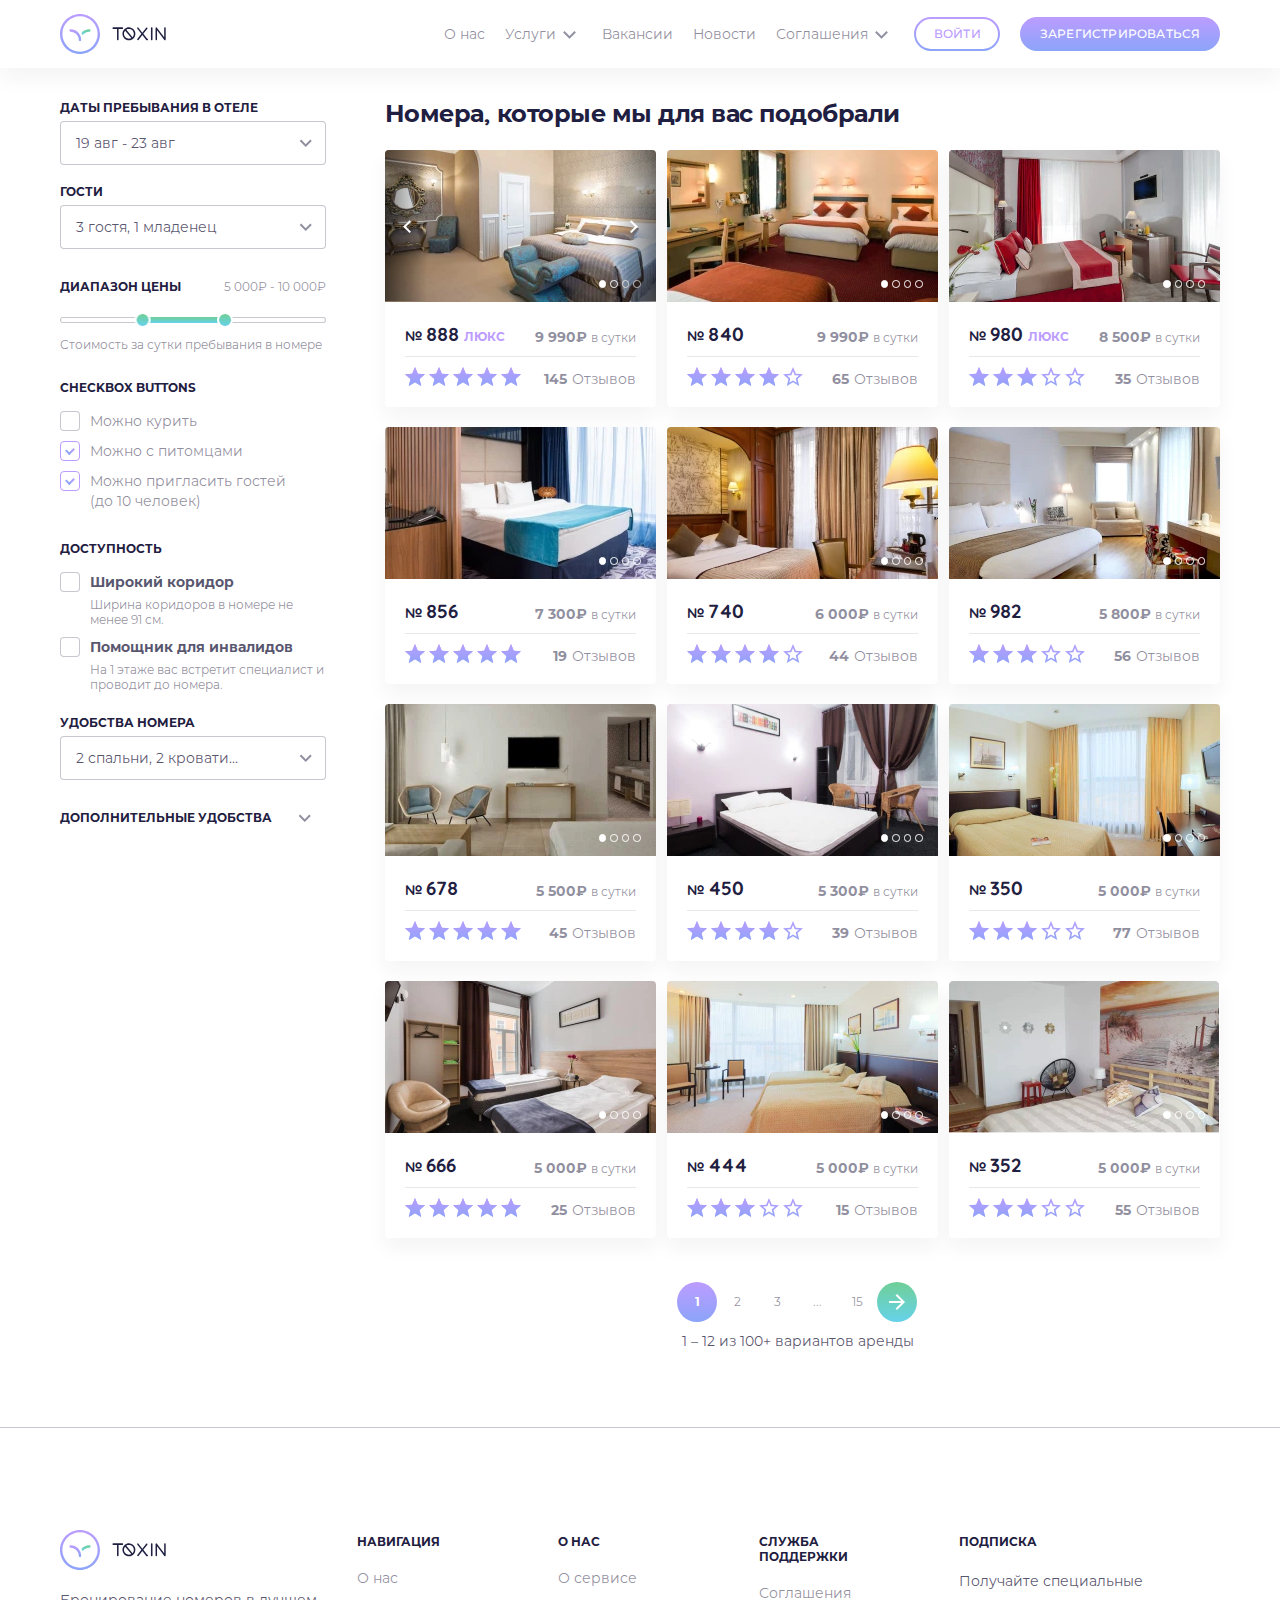
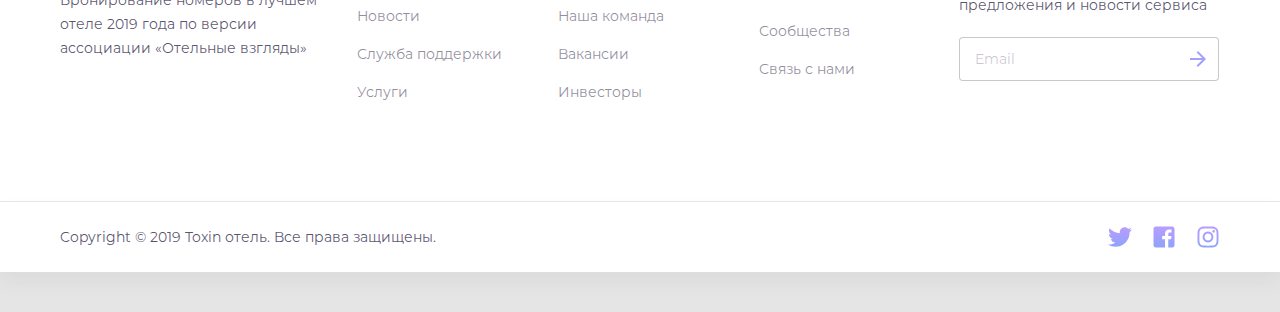
<file: hotel-app/search-room/index.html>
<!DOCTYPE html><html lang="ru"><head><meta charset="utf-8"><meta name="viewport" content="width=device-width, initial-scale=1.0"><link rel="shortcut icon" href="/hotel-app/img/favicon.ico" type="image/x-icon"><title>Search room filter</title><link href="/hotel-app/search-room/css/style.20059ea8e61edd401925.css" rel="stylesheet"></head><body class="body"><div class="container"><header class="header"><div class="header-container"><a class="header__img-link" href="/hotel-app"><img class="header__img" src="/hotel-app/img/logo.svg" alt="Logo" id="headerLogo"></a><nav class="header-menu"><ul class="header-menu__list"><li class="header-menu__item header-menu__item_margin"><a class="header-menu__link" href="#">О нас</a></li><li class="header-menu__item header-menu__item_margin"><a class="header-menu__link" href="#">Услуги<span class="header-menu__arrow"></span></a></li><li class="header-menu__item header-menu__item_margin"><a class="header-menu__link" href="#">Вакансии</a></li><li class="header-menu__item header-menu__item_margin"><a class="header-menu__link" href="#">Новости</a></li><li class="header-menu__item header-menu__item_margin"><a class="header-menu__link" href="#">Соглашения<span class="header-menu__arrow"></span></a></li></ul><div class="menu-hamburger"><span class="menu-hamburger__line"></span><span class="menu-hamburger__line"></span><span class="menu-hamburger__line"></span></div><a class="button-m button-m-text button-m_border button-m_height_34 button-m_margin-right" href="/hotel-app/sign-in" type="button">Войти</a><a class="button-m button-m-text button-m_height_34 button-m-reg" href="/hotel-app/registration" type="button">Зарегистрироваться</a></nav></div></header><div class="container-search"><div class="filter"><div class="filter-date filter-date_bottom_17"><label class="dropdown__title" for="filterDate">Даты пребывания в отеле</label><input class="filter-date__input dropdown__input_width_middle dropdown__input_color" type="text" name="filterDate" id="filterDate" value="19 авг - 23 авг" placeholder="19 авг - 23 авг"><div class="window datepicker_width_middle filter-date-window dropdown-window_display_none"></div></div><div class="dropdown dropdown_margin_bottom_30 dropdown__input_width_middle"><label class="dropdown__title" for="guest">Гости</label><input class="dropdown__input dropdown__input_color" type="text" name="dropdown" id="guest" value="3 гостя, 1 младенец"><div class="dropdown-window dropdown-window_display_none dropdown-window_width_middle" id="drop_guest"><div class="dropdown-window__wrap-elem"><p class="dropdown-window__name">Взрослые</p><div class="dropdown-window__wrap-value"><span class="dropdown-window__decrement dropdown-window__decrement_active">-</span><span class="dropdown-window__value" id="0guest">2</span><span class="dropdown-window__increment dropdown-window__increment_active">+</span></div></div><div class="dropdown-window__wrap-elem"><p class="dropdown-window__name">Дети</p><div class="dropdown-window__wrap-value"><span class="dropdown-window__decrement dropdown-window__decrement_active">-</span><span class="dropdown-window__value" id="1guest">1</span><span class="dropdown-window__increment dropdown-window__increment_active">+</span></div></div><div class="dropdown-window__wrap-elem"><p class="dropdown-window__name">Младенцы</p><div class="dropdown-window__wrap-value"><span class="dropdown-window__decrement dropdown-window__decrement_active">-</span><span class="dropdown-window__value" id="2guest">1</span><span class="dropdown-window__increment dropdown-window__increment_active">+</span></div></div><p class="dropdown-window__clear dropdown-window__clear_display_block">очистить      </p><p class="dropdown-window__apply">применить</p></div></div><div class="range-slider range-slider_bottom_28"><p class="range-slider__label">Диапазон цены</p><p class="range-slider__number">5 000₽ - 10 000₽</p><div class="range" id="range"></div><p class="range-slider__descr">Стоимость за сутки пребывания в номере</p></div><duv class="checkbox dropdown_margin_bottom_30"><p class="checkbox__title text-field__title_margin_bottom">Checkbox Buttons</p><label class="checkbox__label" for="checkbox1"><input class="checkbox__input" type="checkbox" name="checkbox1" value="checkbox-smoke" id="checkbox1"><span class="checkbox__span">Можно курить</span></label><label class="checkbox__label" for="checkbox2"><input class="checkbox__input" type="checkbox" name="checkbox2" value="checkbox-pets" id="checkbox2" checked><span class="checkbox__span">Можно с питомцами</span></label><label class="checkbox__label" for="checkbox3"><input class="checkbox__input" type="checkbox" name="checkbox3" value="checkbox-guests" id="checkbox3" checked><span class="checkbox__span">Можно пригласить гостей (до 10 человек)</span></label></duv><duv class="checkbox rich-checkbox_bottom_21 checkbox_width_266"><p class="rich-checkbox__title text-field__title_margin_bottom">Доступность</p><label class="checkbox__label" for="checkbox-wide-corridor"><input class="checkbox__input" type="checkbox" name="checkbox-wide-corridor" value="checkbox-wide-corridor" id="checkbox-wide-corridor"><span class="checkbox__span checkbox__span_title_bold">Широкий коридор</span><span class="checkbox__description checkbox__description_width_203">Ширина коридоров в номере не менее 91 см.</span></label><label class="checkbox__label" for="checkbox-disabled-assistant"><input class="checkbox__input" type="checkbox" name="checkbox-disabled-assistant" value="checkbox-disabled-assistant" id="checkbox-disabled-assistant"><span class="checkbox__span checkbox__span_title_bold">Помощник для инвалидов</span><span class="checkbox__description checkbox__description_width_234">На 1 этаже вас встретит специалист  и проводит до номера.</span></label></duv><div class="dropdown dropdown_margin_bottom_30 dropdown__input_width_middle"><label class="dropdown__title" for="accommodations">Удобства номера</label><input class="dropdown__input dropdown__input_color" type="text" name="dropdown" id="accommodations" value="2 спальни, 2 кровати..."><div class="dropdown-window dropdown-window_display_none dropdown-window_width_middle" id="drop_accommodations"><div class="dropdown-window__wrap-elem"><p class="dropdown-window__name">Спальни</p><div class="dropdown-window__wrap-value"><span class="dropdown-window__decrement dropdown-window__decrement_active">-</span><span class="dropdown-window__value" id="0accommodations">2</span><span class="dropdown-window__increment dropdown-window__increment_active">+</span></div></div><div class="dropdown-window__wrap-elem"><p class="dropdown-window__name">Кровати</p><div class="dropdown-window__wrap-value"><span class="dropdown-window__decrement dropdown-window__decrement_active">-</span><span class="dropdown-window__value" id="1accommodations">2</span><span class="dropdown-window__increment dropdown-window__increment_active">+</span></div></div><div class="dropdown-window__wrap-elem"><p class="dropdown-window__name">Ванные комнаты</p><div class="dropdown-window__wrap-value"><span class="dropdown-window__decrement">-</span><span class="dropdown-window__value" id="2accommodations">0</span><span class="dropdown-window__increment dropdown-window__increment_active">+</span></div></div></div></div><div class="checkbox checkbox_img_arrow"><p class="checkbox-list__title checkbox-click text-field__title_margin_bottom checkbox_cursor" id="checkList">Дополнительные удобства</p><div class="checkbox__modal checkbox__modal_display_none"><label class="checkbox__label" for="checkbox-breakfast"><input class="checkbox__input" type="checkbox" name="checkbox-breakfast" value="checkbox-breakfast" id="checkbox-breakfast"><span class="checkbox__span">Завтрак</span></label><label class="checkbox__label" for="checkbox-desk"><input class="checkbox__input" type="checkbox" name="checkbox-desk" value="checkbox-desk" id="checkbox-desk" checked><span class="checkbox__span">Письменный стол</span></label><label class="checkbox__label" for="checkbox-feeding-chair"><input class="checkbox__input" type="checkbox" name="checkbox-feeding-chair" value="checkbox-feeding-chair" id="checkbox-feeding-chair" checked><span class="checkbox__span">Стул для кормления</span></label><label class="checkbox__label" for="checkbox-crib"><input class="checkbox__input" type="checkbox" name="checkbox-crib" value="checkbox-crib" id="checkbox-crib" checked><span class="checkbox__span">Кроватка</span></label><label class="checkbox__label" for="checkbox-tv"><input class="checkbox__input" type="checkbox" name="checkbox-tv" value="checkbox-tv" id="checkbox-tv"><span class="checkbox__span">Телевизор</span></label><label class="checkbox__label" for="checkbox-shampoo"><input class="checkbox__input" type="checkbox" name="checkbox-shampoo" value="checkbox-shampoo" id="checkbox-shampoo"><span class="checkbox__span">Шампунь</span></label></div></div><div class="button button-m button-m-text filter-btn_lg">Применить</div></div><div class="room-img"><h2 class="room-img__title">Номера, которые мы для вас подобрали</h2><div class="button button-m button-m-text filter-btn">Фильтровать</div><div class="room-img-wrap"><div class="slider-room room-img_margin"><a class="slider-room-block-img" href="#"><img class="slider-room-img" src="/hotel-app/img/room-img/image1.webp" alt="Первый номер в отеле"><img class="slider-room-img" src="/hotel-app/img/room-img/image-default-2.webp" alt="Первый номер в отеле"><img class="slider-room-img" src="/hotel-app/img/room-img/image-default-3.webp" alt="Первый номер в отеле"><img class="slider-room-img" src="/hotel-app/img/room-img/image-default-4.webp" alt="Первый номер в отеле"></a><div class="slider-room-block-text"><p class="slider-room-block-text__hotel-number"><a class="slider-room-block-text__room slider-room-block-text__room-lux" href="#">888</a><span class="slider-room-block-text__price">9 990₽</span></p><hr class="slider-room-block-text__line"><div class="slider-room-block-text__rating"><div class="rate-button__group"><input class="rate-button__input" type="radio" name="room-rating1" id="room-rating1-1" value="1" checked><label class="rate-button__label" for="room-rating1-1" aria-label="1 звезда"></label><input class="rate-button__input" type="radio" name="room-rating1" id="room-rating1-2" value="2" checked><label class="rate-button__label" for="room-rating1-2" aria-label="2 звезды"></label><input class="rate-button__input" type="radio" name="room-rating1" id="room-rating1-3" value="3" checked><label class="rate-button__label" for="room-rating1-3" aria-label="3 звезды"></label><input class="rate-button__input" type="radio" name="room-rating1" id="room-rating1-4" value="4" checked><label class="rate-button__label" for="room-rating1-4" aria-label="4 звезды"></label><input class="rate-button__input" type="radio" name="room-rating1" id="room-rating1-5" value="5" checked><label class="rate-button__label" for="room-rating1-5" aria-label="5 звезд"></label></div><span class="slider-room-block-text__reviews">145</span></div></div><ul class="slider-room-block-indicators"><li class="slider-room-indicator slider-room-indicator_bg_white"></li><li class="slider-room-indicator"></li><li class="slider-room-indicator"></li><li class="slider-room-indicator"></li></ul><div class="slider-room-block-button-left slider-room_arrow_active"><button class="slider-room-arrow-left" type="button"></button></div><div class="slider-room-block-button-right slider-room_arrow_active"><button class="slider-room-arrow-right" type="button"></button></div></div><div class="slider-room room-img_margin"><a class="slider-room-block-img" href="#"><img class="slider-room-img" src="/hotel-app/img/room-img/image2.webp" alt="Второй номер в отеле"><img class="slider-room-img" src="/hotel-app/img/room-img/image-default-2.webp" alt="Второй номер в отеле"><img class="slider-room-img" src="/hotel-app/img/room-img/image-default-3.webp" alt="Второй номер в отеле"><img class="slider-room-img" src="/hotel-app/img/room-img/image-default-4.webp" alt="Второй номер в отеле"></a><div class="slider-room-block-text"><p class="slider-room-block-text__hotel-number"><a class="slider-room-block-text__room" href="#">840</a><span class="slider-room-block-text__price">9 990₽</span></p><hr class="slider-room-block-text__line"><div class="slider-room-block-text__rating"><div class="rate-button__group"><input class="rate-button__input" type="radio" name="room-rating2" id="room-rating2-1" value="1" checked><label class="rate-button__label" for="room-rating2-1" aria-label="1 звезда"></label><input class="rate-button__input" type="radio" name="room-rating2" id="room-rating2-2" value="2" checked><label class="rate-button__label" for="room-rating2-2" aria-label="2 звезды"></label><input class="rate-button__input" type="radio" name="room-rating2" id="room-rating2-3" value="3" checked><label class="rate-button__label" for="room-rating2-3" aria-label="3 звезды"></label><input class="rate-button__input" type="radio" name="room-rating2" id="room-rating2-4" value="4" checked><label class="rate-button__label" for="room-rating2-4" aria-label="4 звезды"></label><input class="rate-button__input" type="radio" name="room-rating2" id="room-rating2-5" value="5"><label class="rate-button__label" for="room-rating2-5" aria-label="5 звезд"></label></div><span class="slider-room-block-text__reviews">65</span></div></div><ul class="slider-room-block-indicators"><li class="slider-room-indicator slider-room-indicator_bg_white"></li><li class="slider-room-indicator"></li><li class="slider-room-indicator"></li><li class="slider-room-indicator"></li></ul><div class="slider-room-block-button-left"><button class="slider-room-arrow-left" type="button"></button></div><div class="slider-room-block-button-right"><button class="slider-room-arrow-right" type="button"></button></div></div><div class="slider-room room-img_margin"><a class="slider-room-block-img" href="#"><img class="slider-room-img" src="/hotel-app/img/room-img/image3.webp" alt="Третий номер в отеле"><img class="slider-room-img" src="/hotel-app/img/room-img/image-default-2.webp" alt="Третий номер в отеле"><img class="slider-room-img" src="/hotel-app/img/room-img/image-default-3.webp" alt="Третий номер в отеле"><img class="slider-room-img" src="/hotel-app/img/room-img/image-default-4.webp" alt="Третий номер в отеле"></a><div class="slider-room-block-text"><p class="slider-room-block-text__hotel-number"><a class="slider-room-block-text__room slider-room-block-text__room-lux" href="#">980</a><span class="slider-room-block-text__price">8 500₽</span></p><hr class="slider-room-block-text__line"><div class="slider-room-block-text__rating"><div class="rate-button__group"><input class="rate-button__input" type="radio" name="room-rating3" id="room-rating3-1" value="1" checked><label class="rate-button__label" for="room-rating3-1" aria-label="1 звезда"></label><input class="rate-button__input" type="radio" name="room-rating3" id="room-rating3-2" value="2" checked><label class="rate-button__label" for="room-rating3-2" aria-label="2 звезды"></label><input class="rate-button__input" type="radio" name="room-rating3" id="room-rating3-3" value="3" checked><label class="rate-button__label" for="room-rating3-3" aria-label="3 звезды"></label><input class="rate-button__input" type="radio" name="room-rating3" id="room-rating3-4" value="4"><label class="rate-button__label" for="room-rating3-4" aria-label="4 звезды"></label><input class="rate-button__input" type="radio" name="room-rating3" id="room-rating3-5" value="5"><label class="rate-button__label" for="room-rating3-5" aria-label="5 звезд"></label></div><span class="slider-room-block-text__reviews">35</span></div></div><ul class="slider-room-block-indicators"><li class="slider-room-indicator slider-room-indicator_bg_white"></li><li class="slider-room-indicator"></li><li class="slider-room-indicator"></li><li class="slider-room-indicator"></li></ul><div class="slider-room-block-button-left"><button class="slider-room-arrow-left" type="button"></button></div><div class="slider-room-block-button-right"><button class="slider-room-arrow-right" type="button"></button></div></div><div class="slider-room room-img_margin"><a class="slider-room-block-img" href="#"><img class="slider-room-img" src="/hotel-app/img/room-img/image4.webp" alt="Четвертый номер в отеле"><img class="slider-room-img" src="/hotel-app/img/room-img/image-default-2.webp" alt="Четвертый номер в отеле"><img class="slider-room-img" src="/hotel-app/img/room-img/image-default-3.webp" alt="Четвертый номер в отеле"><img class="slider-room-img" src="/hotel-app/img/room-img/image-default-4.webp" alt="Четвертый номер в отеле"></a><div class="slider-room-block-text"><p class="slider-room-block-text__hotel-number"><a class="slider-room-block-text__room" href="#">856</a><span class="slider-room-block-text__price">7 300₽</span></p><hr class="slider-room-block-text__line"><div class="slider-room-block-text__rating"><div class="rate-button__group"><input class="rate-button__input" type="radio" name="room-rating4" id="room-rating4-1" value="1" checked><label class="rate-button__label" for="room-rating4-1" aria-label="1 звезда"></label><input class="rate-button__input" type="radio" name="room-rating4" id="room-rating4-2" value="2" checked><label class="rate-button__label" for="room-rating4-2" aria-label="2 звезды"></label><input class="rate-button__input" type="radio" name="room-rating4" id="room-rating4-3" value="3" checked><label class="rate-button__label" for="room-rating4-3" aria-label="3 звезды"></label><input class="rate-button__input" type="radio" name="room-rating4" id="room-rating4-4" value="4" checked><label class="rate-button__label" for="room-rating4-4" aria-label="4 звезды"></label><input class="rate-button__input" type="radio" name="room-rating4" id="room-rating4-5" value="5" checked><label class="rate-button__label" for="room-rating4-5" aria-label="5 звезд"></label></div><span class="slider-room-block-text__reviews">19</span></div></div><ul class="slider-room-block-indicators"><li class="slider-room-indicator slider-room-indicator_bg_white"></li><li class="slider-room-indicator"></li><li class="slider-room-indicator"></li><li class="slider-room-indicator"></li></ul><div class="slider-room-block-button-left"><button class="slider-room-arrow-left" type="button"></button></div><div class="slider-room-block-button-right"><button class="slider-room-arrow-right" type="button"></button></div></div><div class="slider-room room-img_margin"><a class="slider-room-block-img" href="#"><img class="slider-room-img" src="/hotel-app/img/room-img/image5.webp" alt="Пятый номер в отеле"><img class="slider-room-img" src="/hotel-app/img/room-img/image-default-2.webp" alt="Пятый номер в отеле"><img class="slider-room-img" src="/hotel-app/img/room-img/image-default-3.webp" alt="Пятый номер в отеле"><img class="slider-room-img" src="/hotel-app/img/room-img/image-default-4.webp" alt="Пятый номер в отеле"></a><div class="slider-room-block-text"><p class="slider-room-block-text__hotel-number"><a class="slider-room-block-text__room" href="#">740</a><span class="slider-room-block-text__price">6 000₽</span></p><hr class="slider-room-block-text__line"><div class="slider-room-block-text__rating"><div class="rate-button__group"><input class="rate-button__input" type="radio" name="room-rating5" id="room-rating5-1" value="1" checked><label class="rate-button__label" for="room-rating5-1" aria-label="1 звезда"></label><input class="rate-button__input" type="radio" name="room-rating5" id="room-rating5-2" value="2" checked><label class="rate-button__label" for="room-rating5-2" aria-label="2 звезды"></label><input class="rate-button__input" type="radio" name="room-rating5" id="room-rating5-3" value="3" checked><label class="rate-button__label" for="room-rating5-3" aria-label="3 звезды"></label><input class="rate-button__input" type="radio" name="room-rating5" id="room-rating5-4" value="4" checked><label class="rate-button__label" for="room-rating5-4" aria-label="4 звезды"></label><input class="rate-button__input" type="radio" name="room-rating5" id="room-rating5-5" value="5"><label class="rate-button__label" for="room-rating5-5" aria-label="5 звезд"></label></div><span class="slider-room-block-text__reviews">44</span></div></div><ul class="slider-room-block-indicators"><li class="slider-room-indicator slider-room-indicator_bg_white"></li><li class="slider-room-indicator"></li><li class="slider-room-indicator"></li><li class="slider-room-indicator"></li></ul><div class="slider-room-block-button-left"><button class="slider-room-arrow-left" type="button"></button></div><div class="slider-room-block-button-right"><button class="slider-room-arrow-right" type="button"></button></div></div><div class="slider-room room-img_margin"><a class="slider-room-block-img" href="#"><img class="slider-room-img" src="/hotel-app/img/room-img/image6.webp" alt="Шестой номер в отеле"><img class="slider-room-img" src="/hotel-app/img/room-img/image-default-2.webp" alt="Шестой номер в отеле"><img class="slider-room-img" src="/hotel-app/img/room-img/image-default-3.webp" alt="Шестой номер в отеле"><img class="slider-room-img" src="/hotel-app/img/room-img/image-default-4.webp" alt="Шестой номер в отеле"></a><div class="slider-room-block-text"><p class="slider-room-block-text__hotel-number"><a class="slider-room-block-text__room" href="#">982</a><span class="slider-room-block-text__price">5 800₽</span></p><hr class="slider-room-block-text__line"><div class="slider-room-block-text__rating"><div class="rate-button__group"><input class="rate-button__input" type="radio" name="room-rating6" id="room-rating6-1" value="1" checked><label class="rate-button__label" for="room-rating6-1" aria-label="1 звезда"></label><input class="rate-button__input" type="radio" name="room-rating6" id="room-rating6-2" value="2" checked><label class="rate-button__label" for="room-rating6-2" aria-label="2 звезды"></label><input class="rate-button__input" type="radio" name="room-rating6" id="room-rating6-3" value="3" checked><label class="rate-button__label" for="room-rating6-3" aria-label="3 звезды"></label><input class="rate-button__input" type="radio" name="room-rating6" id="room-rating6-4" value="4"><label class="rate-button__label" for="room-rating6-4" aria-label="4 звезды"></label><input class="rate-button__input" type="radio" name="room-rating6" id="room-rating6-5" value="5"><label class="rate-button__label" for="room-rating6-5" aria-label="5 звезд"></label></div><span class="slider-room-block-text__reviews">56</span></div></div><ul class="slider-room-block-indicators"><li class="slider-room-indicator slider-room-indicator_bg_white"></li><li class="slider-room-indicator"></li><li class="slider-room-indicator"></li><li class="slider-room-indicator"></li></ul><div class="slider-room-block-button-left"><button class="slider-room-arrow-left" type="button"></button></div><div class="slider-room-block-button-right"><button class="slider-room-arrow-right" type="button"></button></div></div><div class="slider-room room-img_margin"><a class="slider-room-block-img" href="#"><img class="slider-room-img" src="/hotel-app/img/room-img/image7.webp" alt="Седьмой номер в отеле"><img class="slider-room-img" src="/hotel-app/img/room-img/image-default-2.webp" alt="Седьмой номер в отеле"><img class="slider-room-img" src="/hotel-app/img/room-img/image-default-3.webp" alt="Седьмой номер в отеле"><img class="slider-room-img" src="/hotel-app/img/room-img/image-default-4.webp" alt="Седьмой номер в отеле"></a><div class="slider-room-block-text"><p class="slider-room-block-text__hotel-number"><a class="slider-room-block-text__room" href="#">678</a><span class="slider-room-block-text__price">5 500₽</span></p><hr class="slider-room-block-text__line"><div class="slider-room-block-text__rating"><div class="rate-button__group"><input class="rate-button__input" type="radio" name="room-rating7" id="room-rating7-1" value="1" checked><label class="rate-button__label" for="room-rating7-1" aria-label="1 звезда"></label><input class="rate-button__input" type="radio" name="room-rating7" id="room-rating7-2" value="2" checked><label class="rate-button__label" for="room-rating7-2" aria-label="2 звезды"></label><input class="rate-button__input" type="radio" name="room-rating7" id="room-rating7-3" value="3" checked><label class="rate-button__label" for="room-rating7-3" aria-label="3 звезды"></label><input class="rate-button__input" type="radio" name="room-rating7" id="room-rating7-4" value="4" checked><label class="rate-button__label" for="room-rating7-4" aria-label="4 звезды"></label><input class="rate-button__input" type="radio" name="room-rating7" id="room-rating7-5" value="5" checked><label class="rate-button__label" for="room-rating7-5" aria-label="5 звезд"></label></div><span class="slider-room-block-text__reviews">45</span></div></div><ul class="slider-room-block-indicators"><li class="slider-room-indicator slider-room-indicator_bg_white"></li><li class="slider-room-indicator"></li><li class="slider-room-indicator"></li><li class="slider-room-indicator"></li></ul><div class="slider-room-block-button-left"><button class="slider-room-arrow-left" type="button"></button></div><div class="slider-room-block-button-right"><button class="slider-room-arrow-right" type="button"></button></div></div><div class="slider-room room-img_margin"><a class="slider-room-block-img" href="#"><img class="slider-room-img" src="/hotel-app/img/room-img/image8.webp" alt="Восьмой номер в отеле"><img class="slider-room-img" src="/hotel-app/img/room-img/image-default-2.webp" alt="Восьмой номер в отеле"><img class="slider-room-img" src="/hotel-app/img/room-img/image-default-3.webp" alt="Восьмой номер в отеле"><img class="slider-room-img" src="/hotel-app/img/room-img/image-default-4.webp" alt="Восьмой номер в отеле"></a><div class="slider-room-block-text"><p class="slider-room-block-text__hotel-number"><a class="slider-room-block-text__room" href="#">450</a><span class="slider-room-block-text__price">5 300₽</span></p><hr class="slider-room-block-text__line"><div class="slider-room-block-text__rating"><div class="rate-button__group"><input class="rate-button__input" type="radio" name="room-rating8" id="room-rating8-1" value="1" checked><label class="rate-button__label" for="room-rating8-1" aria-label="1 звезда"></label><input class="rate-button__input" type="radio" name="room-rating8" id="room-rating8-2" value="2" checked><label class="rate-button__label" for="room-rating8-2" aria-label="2 звезды"></label><input class="rate-button__input" type="radio" name="room-rating8" id="room-rating8-3" value="3" checked><label class="rate-button__label" for="room-rating8-3" aria-label="3 звезды"></label><input class="rate-button__input" type="radio" name="room-rating8" id="room-rating8-4" value="4" checked><label class="rate-button__label" for="room-rating8-4" aria-label="4 звезды"></label><input class="rate-button__input" type="radio" name="room-rating8" id="room-rating8-5" value="5"><label class="rate-button__label" for="room-rating8-5" aria-label="5 звезд"></label></div><span class="slider-room-block-text__reviews">39</span></div></div><ul class="slider-room-block-indicators"><li class="slider-room-indicator slider-room-indicator_bg_white"></li><li class="slider-room-indicator"></li><li class="slider-room-indicator"></li><li class="slider-room-indicator"></li></ul><div class="slider-room-block-button-left"><button class="slider-room-arrow-left" type="button"></button></div><div class="slider-room-block-button-right"><button class="slider-room-arrow-right" type="button"></button></div></div><div class="slider-room room-img_margin"><a class="slider-room-block-img" href="#"><img class="slider-room-img" src="/hotel-app/img/room-img/image9.webp" alt="Девятый номер в отеле"><img class="slider-room-img" src="/hotel-app/img/room-img/image-default-2.webp" alt="Девятый номер в отеле"><img class="slider-room-img" src="/hotel-app/img/room-img/image-default-3.webp" alt="Девятый номер в отеле"><img class="slider-room-img" src="/hotel-app/img/room-img/image-default-4.webp" alt="Девятый номер в отеле"></a><div class="slider-room-block-text"><p class="slider-room-block-text__hotel-number"><a class="slider-room-block-text__room" href="#">350</a><span class="slider-room-block-text__price">5 000₽</span></p><hr class="slider-room-block-text__line"><div class="slider-room-block-text__rating"><div class="rate-button__group"><input class="rate-button__input" type="radio" name="room-rating9" id="room-rating9-1" value="1" checked><label class="rate-button__label" for="room-rating9-1" aria-label="1 звезда"></label><input class="rate-button__input" type="radio" name="room-rating9" id="room-rating9-2" value="2" checked><label class="rate-button__label" for="room-rating9-2" aria-label="2 звезды"></label><input class="rate-button__input" type="radio" name="room-rating9" id="room-rating9-3" value="3" checked><label class="rate-button__label" for="room-rating9-3" aria-label="3 звезды"></label><input class="rate-button__input" type="radio" name="room-rating9" id="room-rating9-4" value="4"><label class="rate-button__label" for="room-rating9-4" aria-label="4 звезды"></label><input class="rate-button__input" type="radio" name="room-rating9" id="room-rating9-5" value="5"><label class="rate-button__label" for="room-rating9-5" aria-label="5 звезд"></label></div><span class="slider-room-block-text__reviews">77</span></div></div><ul class="slider-room-block-indicators"><li class="slider-room-indicator slider-room-indicator_bg_white"></li><li class="slider-room-indicator"></li><li class="slider-room-indicator"></li><li class="slider-room-indicator"></li></ul><div class="slider-room-block-button-left"><button class="slider-room-arrow-left" type="button"></button></div><div class="slider-room-block-button-right"><button class="slider-room-arrow-right" type="button"></button></div></div><div class="slider-room room-img_margin"><a class="slider-room-block-img" href="#"><img class="slider-room-img" src="/hotel-app/img/room-img/image10.webp" alt="Десятый номер в отеле"><img class="slider-room-img" src="/hotel-app/img/room-img/image-default-2.webp" alt="Десятый номер в отеле"><img class="slider-room-img" src="/hotel-app/img/room-img/image-default-3.webp" alt="Десятый номер в отеле"><img class="slider-room-img" src="/hotel-app/img/room-img/image-default-4.webp" alt="Десятый номер в отеле"></a><div class="slider-room-block-text"><p class="slider-room-block-text__hotel-number"><a class="slider-room-block-text__room" href="#">666</a><span class="slider-room-block-text__price">5 000₽</span></p><hr class="slider-room-block-text__line"><div class="slider-room-block-text__rating"><div class="rate-button__group"><input class="rate-button__input" type="radio" name="room-rating10" id="room-rating10-1" value="1" checked><label class="rate-button__label" for="room-rating10-1" aria-label="1 звезда"></label><input class="rate-button__input" type="radio" name="room-rating10" id="room-rating10-2" value="2" checked><label class="rate-button__label" for="room-rating10-2" aria-label="2 звезды"></label><input class="rate-button__input" type="radio" name="room-rating10" id="room-rating10-3" value="3" checked><label class="rate-button__label" for="room-rating10-3" aria-label="3 звезды"></label><input class="rate-button__input" type="radio" name="room-rating10" id="room-rating10-4" value="4" checked><label class="rate-button__label" for="room-rating10-4" aria-label="4 звезды"></label><input class="rate-button__input" type="radio" name="room-rating10" id="room-rating10-5" value="5" checked><label class="rate-button__label" for="room-rating10-5" aria-label="5 звезд"></label></div><span class="slider-room-block-text__reviews">25</span></div></div><ul class="slider-room-block-indicators"><li class="slider-room-indicator slider-room-indicator_bg_white"></li><li class="slider-room-indicator"></li><li class="slider-room-indicator"></li><li class="slider-room-indicator"></li></ul><div class="slider-room-block-button-left"><button class="slider-room-arrow-left" type="button"></button></div><div class="slider-room-block-button-right"><button class="slider-room-arrow-right" type="button"></button></div></div><div class="slider-room room-img_margin"><a class="slider-room-block-img" href="#"><img class="slider-room-img" src="/hotel-app/img/room-img/image11.webp" alt="Одиннадцатый номер в отеле"><img class="slider-room-img" src="/hotel-app/img/room-img/image-default-2.webp" alt="Одиннадцатый номер в отеле"><img class="slider-room-img" src="/hotel-app/img/room-img/image-default-3.webp" alt="Одиннадцатый номер в отеле"><img class="slider-room-img" src="/hotel-app/img/room-img/image-default-4.webp" alt="Одиннадцатый номер в отеле"></a><div class="slider-room-block-text"><p class="slider-room-block-text__hotel-number"><a class="slider-room-block-text__room" href="#">444</a><span class="slider-room-block-text__price">5 000₽</span></p><hr class="slider-room-block-text__line"><div class="slider-room-block-text__rating"><div class="rate-button__group"><input class="rate-button__input" type="radio" name="room-rating11" id="room-rating11-1" value="1" checked><label class="rate-button__label" for="room-rating11-1" aria-label="1 звезда"></label><input class="rate-button__input" type="radio" name="room-rating11" id="room-rating11-2" value="2" checked><label class="rate-button__label" for="room-rating11-2" aria-label="2 звезды"></label><input class="rate-button__input" type="radio" name="room-rating11" id="room-rating11-3" value="3" checked><label class="rate-button__label" for="room-rating11-3" aria-label="3 звезды"></label><input class="rate-button__input" type="radio" name="room-rating11" id="room-rating11-4" value="4"><label class="rate-button__label" for="room-rating11-4" aria-label="4 звезды"></label><input class="rate-button__input" type="radio" name="room-rating11" id="room-rating11-5" value="5"><label class="rate-button__label" for="room-rating11-5" aria-label="5 звезд"></label></div><span class="slider-room-block-text__reviews">15</span></div></div><ul class="slider-room-block-indicators"><li class="slider-room-indicator slider-room-indicator_bg_white"></li><li class="slider-room-indicator"></li><li class="slider-room-indicator"></li><li class="slider-room-indicator"></li></ul><div class="slider-room-block-button-left"><button class="slider-room-arrow-left" type="button"></button></div><div class="slider-room-block-button-right"><button class="slider-room-arrow-right" type="button"></button></div></div><div class="slider-room room-img_margin"><a class="slider-room-block-img" href="#"><img class="slider-room-img" src="/hotel-app/img/room-img/image12.webp" alt="Двенадцатый номер в отеле"><img class="slider-room-img" src="/hotel-app/img/room-img/image-default-2.webp" alt="Двенадцатый номер в отеле"><img class="slider-room-img" src="/hotel-app/img/room-img/image-default-3.webp" alt="Двенадцатый номер в отеле"><img class="slider-room-img" src="/hotel-app/img/room-img/image-default-4.webp" alt="Двенадцатый номер в отеле"></a><div class="slider-room-block-text"><p class="slider-room-block-text__hotel-number"><a class="slider-room-block-text__room" href="#">352</a><span class="slider-room-block-text__price">5 000₽</span></p><hr class="slider-room-block-text__line"><div class="slider-room-block-text__rating"><div class="rate-button__group"><input class="rate-button__input" type="radio" name="room-rating12" id="room-rating12-1" value="1" checked><label class="rate-button__label" for="room-rating12-1" aria-label="1 звезда"></label><input class="rate-button__input" type="radio" name="room-rating12" id="room-rating12-2" value="2" checked><label class="rate-button__label" for="room-rating12-2" aria-label="2 звезды"></label><input class="rate-button__input" type="radio" name="room-rating12" id="room-rating12-3" value="3" checked><label class="rate-button__label" for="room-rating12-3" aria-label="3 звезды"></label><input class="rate-button__input" type="radio" name="room-rating12" id="room-rating12-4" value="4"><label class="rate-button__label" for="room-rating12-4" aria-label="4 звезды"></label><input class="rate-button__input" type="radio" name="room-rating12" id="room-rating12-5" value="5"><label class="rate-button__label" for="room-rating12-5" aria-label="5 звезд"></label></div><span class="slider-room-block-text__reviews">55</span></div></div><ul class="slider-room-block-indicators"><li class="slider-room-indicator slider-room-indicator_bg_white"></li><li class="slider-room-indicator"></li><li class="slider-room-indicator"></li><li class="slider-room-indicator"></li></ul><div class="slider-room-block-button-left"><button class="slider-room-arrow-left" type="button"></button></div><div class="slider-room-block-button-right"><button class="slider-room-arrow-right" type="button"></button></div></div></div><div class="pagination-wrap"><nav class="pagination"><div class="pagination-group"><span class="pagination__page-current" aria-current="page">1</span><a class="pagination__page-number">2</a><a class="pagination__page-number">3</a><span class="pagination__page-number pagination__dots">...</span><a class="pagination__page-number">15</a><span class="pagination__page-current pagination__page-next"></span></div><p class="pagination__description">1 – 12 из 100+ вариантов аренды</p></nav></div></div><div class="filter__shadow"></div></div><hr class="filter-line"><footer class="footer"><div class="footer-container"><div class="footer-img-container"><img class="footer__img" src="/hotel-app/img/logo.svg" alt="Logo" id="footerLogo"><p class="footer__text">Бронирование номеров в лучшем отеле 2019 года по версии ассоциации «Отельные взгляды»</p></div><div class="footer-menu-container"><div class="footer-menu"><p class="footer-menu__title">Навигация</p><ul class="footer-menu__list"><li class="footer-menu__item"><a class="footer-menu__link" href="#">О нас</a></li><li class="footer-menu__item"><a class="footer-menu__link" href="#">Новости</a></li><li class="footer-menu__item"><a class="footer-menu__link" href="#">Служба поддержки</a></li><li class="footer-menu__item"><a class="footer-menu__link" href="#">Услуги</a></li></ul></div><div class="footer-menu"><p class="footer-menu__title">О нас</p><ul class="footer-menu__list"><li class="footer-menu__item"><a class="footer-menu__link" href="#">О сервисе</a></li><li class="footer-menu__item"><a class="footer-menu__link" href="#">Наша команда</a></li><li class="footer-menu__item"><a class="footer-menu__link" href="#">Вакансии</a></li><li class="footer-menu__item"><a class="footer-menu__link" href="#">Инвесторы</a></li></ul></div><div class="footer-menu"><p class="footer-menu__title">Служба поддержки</p><ul class="footer-menu__list"><li class="footer-menu__item"><a class="footer-menu__link" href="#">Соглашения</a></li><li class="footer-menu__item"><a class="footer-menu__link" href="#">Сообщества</a></li><li class="footer-menu__item"><a class="footer-menu__link" href="#">Связь с нами</a></li></ul></div></div><div class="footer-subscribe-container"><p class="footer-menu__title">Подписка</p><p class="footer__text sub-field_bottom_20">Получайте специальные предложения и новости сервиса</p><div class="sub-field sub-field_width_260"><input class="sub-field__input sub-field__input_color" type="text" name="text" id="sub-field" placeholder="Email"></div></div></div></footer><div class="footer-copyright checkbox_margin_bottom"><div class="footer-container-copyright"><p class="footer__copyright-text">Copyright © 2019 Toxin отель. Все права защищены.</p><ul class="footer-social"><li class="footer-social__li"><a class="footer-social__link-tw" href="#" aria-label="Twitter"></a></li><li class="footer-social__li"><a class="footer-social__link-fb" href="#" aria-label="Facebook"></a></li><li class="footer-social__li"><a class="footer-social__link-ins" href="#" aria-label="Instagram"></a></li></ul></div></div></div><script type="text/javascript" src="/hotel-app/app/js/vendors.20059ea8e61edd401925.js"></script><script type="text/javascript" src="/hotel-app/search-room/js/script.20059ea8e61edd401925.js"></script></body></html>
</file>
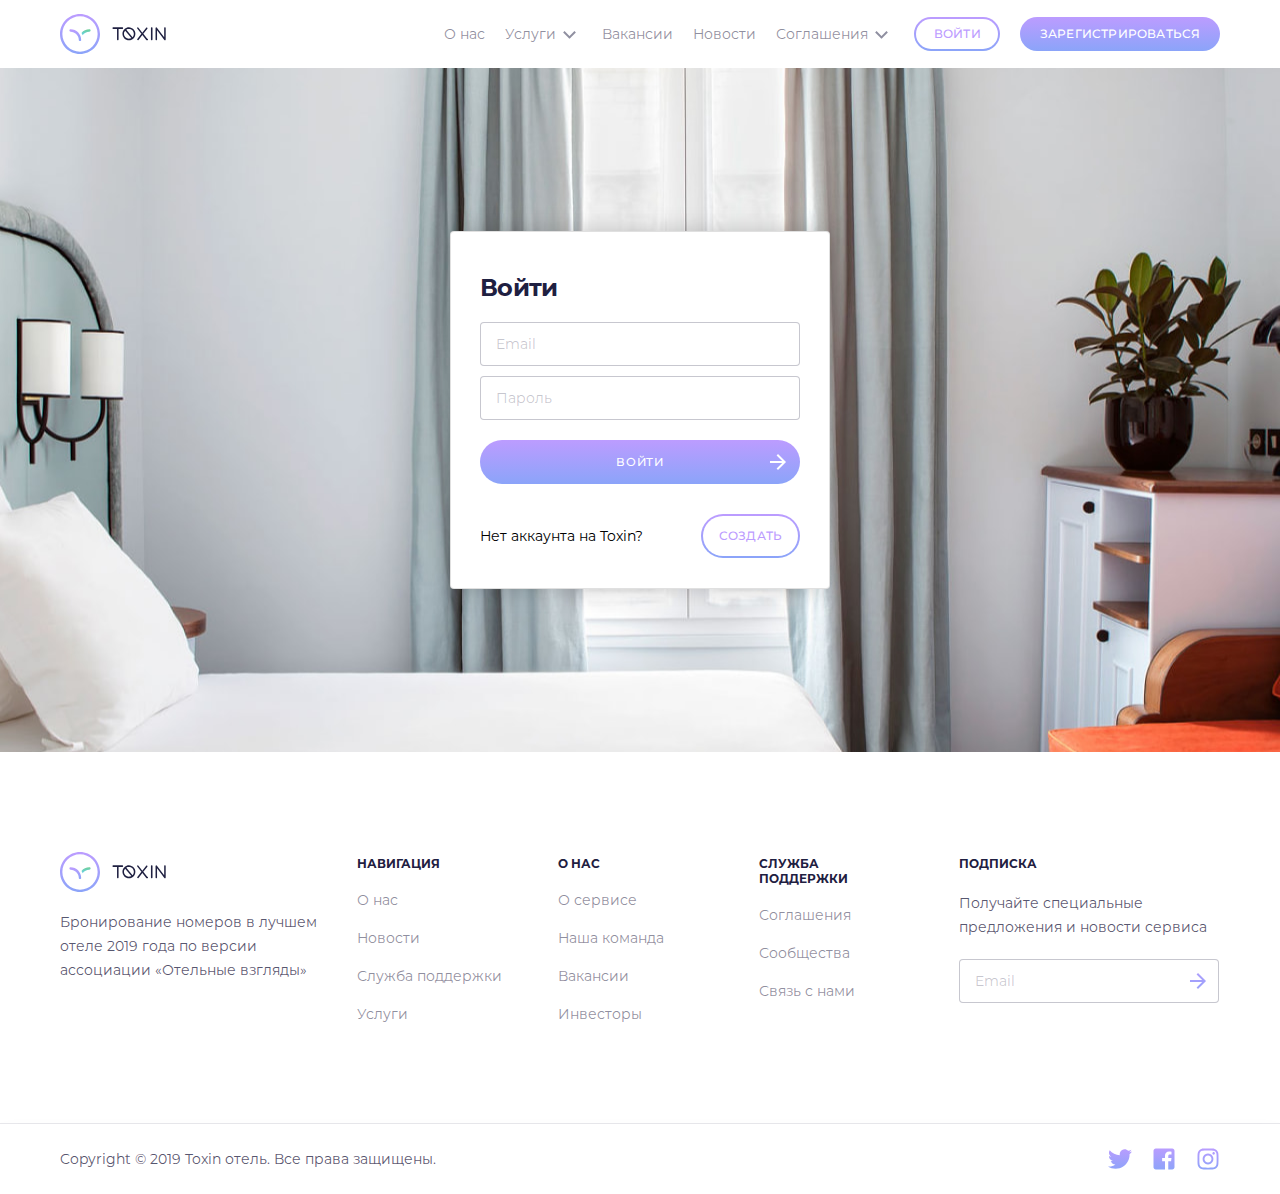
<file: hotel-app/sign-in/index.html>
<!DOCTYPE html><html lang="ru"><head><meta charset="utf-8"><meta name="viewport" content="width=device-width, initial-scale=1.0"><link rel="shortcut icon" href="/hotel-app/img/favicon.ico" type="image/x-icon"><title>Sign in</title><link href="/hotel-app/sign-in/css/style.20059ea8e61edd401925.css" rel="stylesheet"></head><body class="body"><div class="container"><header class="header"><div class="header-container"><a class="header__img-link" href="/hotel-app"><img class="header__img" src="/hotel-app/img/logo.svg" alt="Logo" id="headerLogo"></a><nav class="header-menu"><ul class="header-menu__list"><li class="header-menu__item header-menu__item_margin"><a class="header-menu__link" href="#">О нас</a></li><li class="header-menu__item header-menu__item_margin"><a class="header-menu__link" href="#">Услуги<span class="header-menu__arrow"></span></a></li><li class="header-menu__item header-menu__item_margin"><a class="header-menu__link" href="#">Вакансии</a></li><li class="header-menu__item header-menu__item_margin"><a class="header-menu__link" href="#">Новости</a></li><li class="header-menu__item header-menu__item_margin"><a class="header-menu__link" href="#">Соглашения<span class="header-menu__arrow"></span></a></li></ul><div class="menu-hamburger"><span class="menu-hamburger__line"></span><span class="menu-hamburger__line"></span><span class="menu-hamburger__line"></span></div><a class="button-m button-m-text button-m_border button-m_height_34 button-m_margin-right" href="/hotel-app/sign-in" type="button">Войти</a><a class="button-m button-m-text button-m_height_34 button-m-reg" href="/hotel-app/registration" type="button">Зарегистрироваться</a></nav></div></header><div class="container-sign-in"><form class="form" action="#" method="POST"><p class="form__title">Войти</p><input class="text-field__input text-field_margin_bottom_10 text-field__input_color" type="text" name="text" id="text" placeholder="Email"><input class="text-field__input text-field_margin_bottom_20 text-field__input_color" type="password" name="text" id="password" placeholder="Пароль"><button class="button-l button-m_margin_bottom" type="button">Войти<span class="button-l-arrow"></span></button><div class="form-footer-wrap"><p class="form-footer-text">Нет аккаунта на Toxin?</p><a class="button-m button-m-text button-m_border button-m_width_99" href="/hotel-app/registration" type="button">Создать</a></div></form></div><footer class="footer"><div class="footer-container footer-container_padding_100"><div class="footer-img-container"><img class="footer__img" src="/hotel-app/img/logo.svg" alt="Logo" id="footerLogo"><p class="footer__text">Бронирование номеров в лучшем отеле 2019 года по версии ассоциации «Отельные взгляды»</p></div><div class="footer-menu-container"><div class="footer-menu"><p class="footer-menu__title">Навигация</p><ul class="footer-menu__list"><li class="footer-menu__item"><a class="footer-menu__link" href="#">О нас</a></li><li class="footer-menu__item"><a class="footer-menu__link" href="#">Новости</a></li><li class="footer-menu__item"><a class="footer-menu__link" href="#">Служба поддержки</a></li><li class="footer-menu__item"><a class="footer-menu__link" href="#">Услуги</a></li></ul></div><div class="footer-menu"><p class="footer-menu__title">О нас</p><ul class="footer-menu__list"><li class="footer-menu__item"><a class="footer-menu__link" href="#">О сервисе</a></li><li class="footer-menu__item"><a class="footer-menu__link" href="#">Наша команда</a></li><li class="footer-menu__item"><a class="footer-menu__link" href="#">Вакансии</a></li><li class="footer-menu__item"><a class="footer-menu__link" href="#">Инвесторы</a></li></ul></div><div class="footer-menu"><p class="footer-menu__title">Служба поддержки</p><ul class="footer-menu__list"><li class="footer-menu__item"><a class="footer-menu__link" href="#">Соглашения</a></li><li class="footer-menu__item"><a class="footer-menu__link" href="#">Сообщества</a></li><li class="footer-menu__item"><a class="footer-menu__link" href="#">Связь с нами</a></li></ul></div></div><div class="footer-subscribe-container"><p class="footer-menu__title">Подписка</p><p class="footer__text sub-field_bottom_20">Получайте специальные предложения и новости сервиса</p><div class="sub-field sub-field_width_260"><input class="sub-field__input sub-field__input_color" type="text" name="text" id="sub-field" placeholder="Email"></div></div></div></footer><div class="footer-copyright checkbox_margin_bottom"><div class="footer-container-copyright"><p class="footer__copyright-text">Copyright © 2019 Toxin отель. Все права защищены.</p><ul class="footer-social"><li class="footer-social__li"><a class="footer-social__link-tw" href="#" aria-label="Twitter"></a></li><li class="footer-social__li"><a class="footer-social__link-fb" href="#" aria-label="Facebook"></a></li><li class="footer-social__li"><a class="footer-social__link-ins" href="#" aria-label="Instagram"></a></li></ul></div></div></div><script type="text/javascript" src="/hotel-app/app/js/vendors.20059ea8e61edd401925.js"></script><script type="text/javascript" src="/hotel-app/sign-in/js/script.20059ea8e61edd401925.js"></script></body></html>
</file>
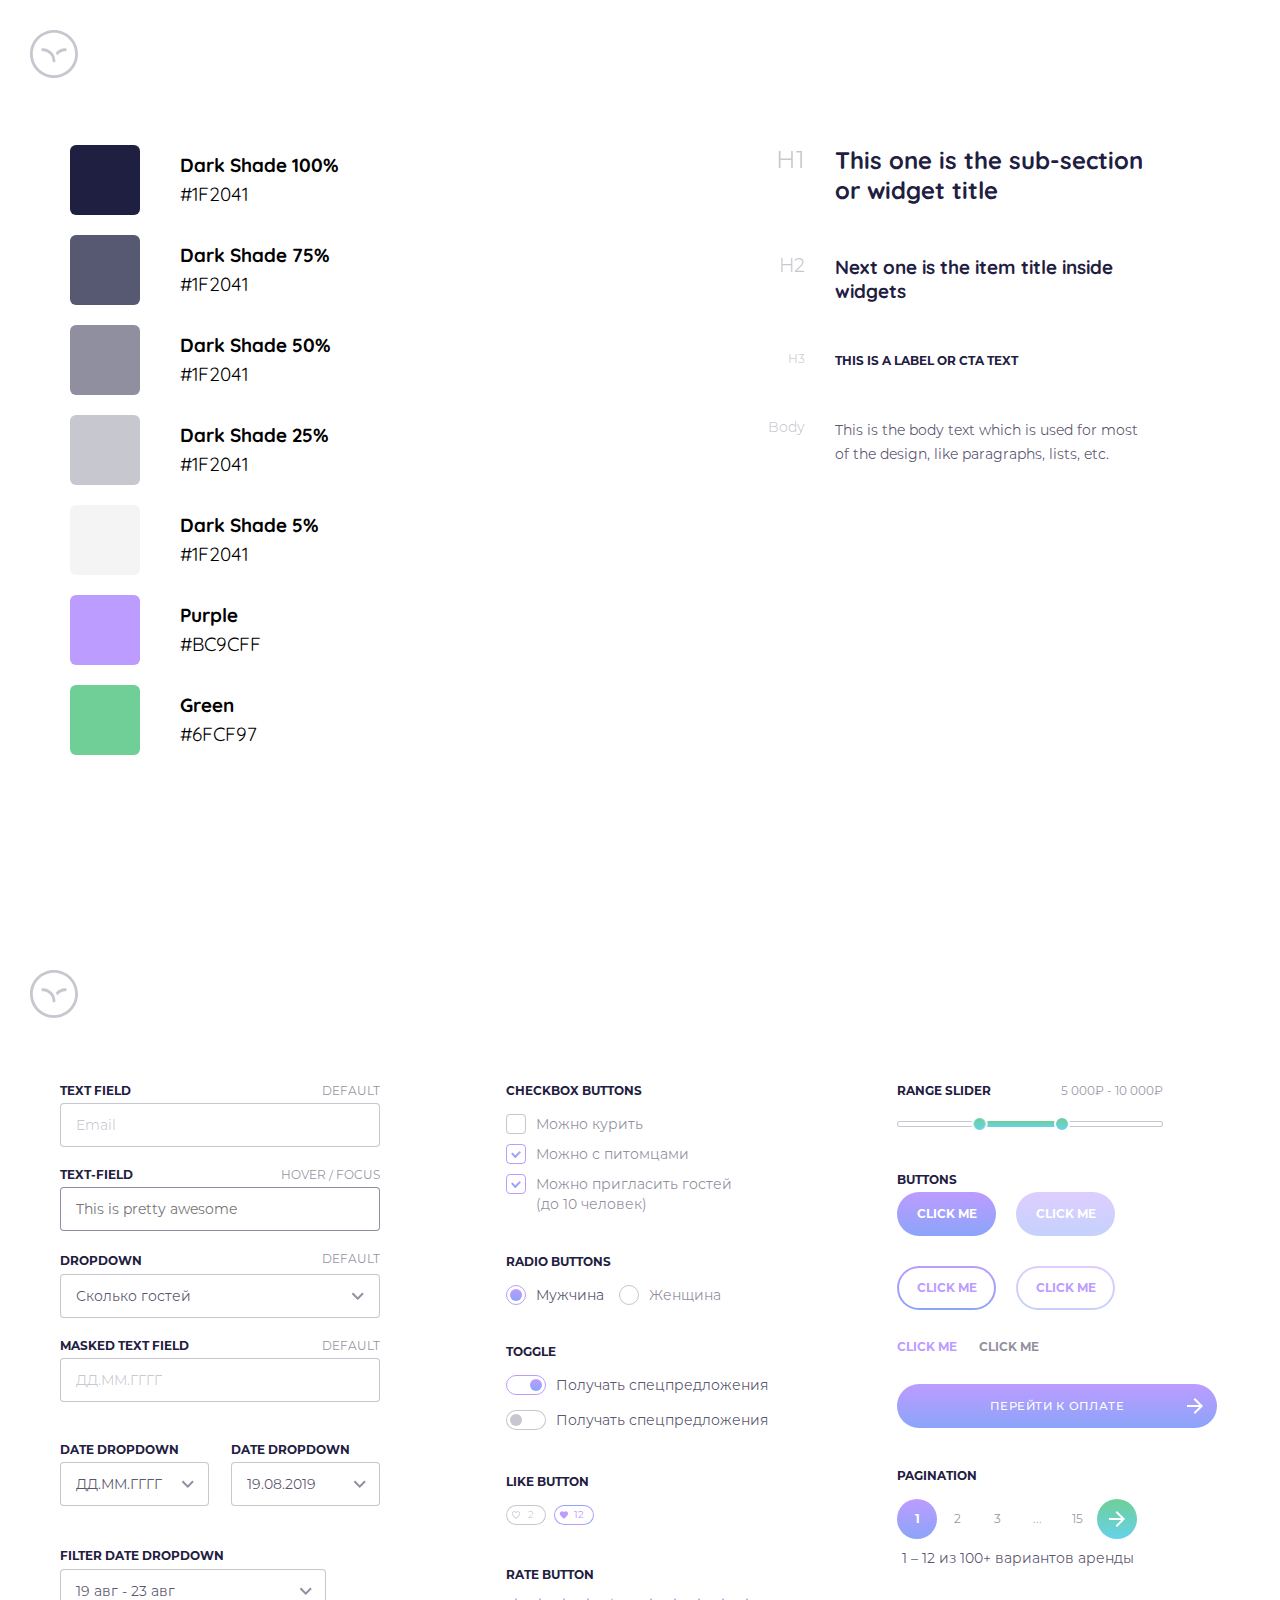
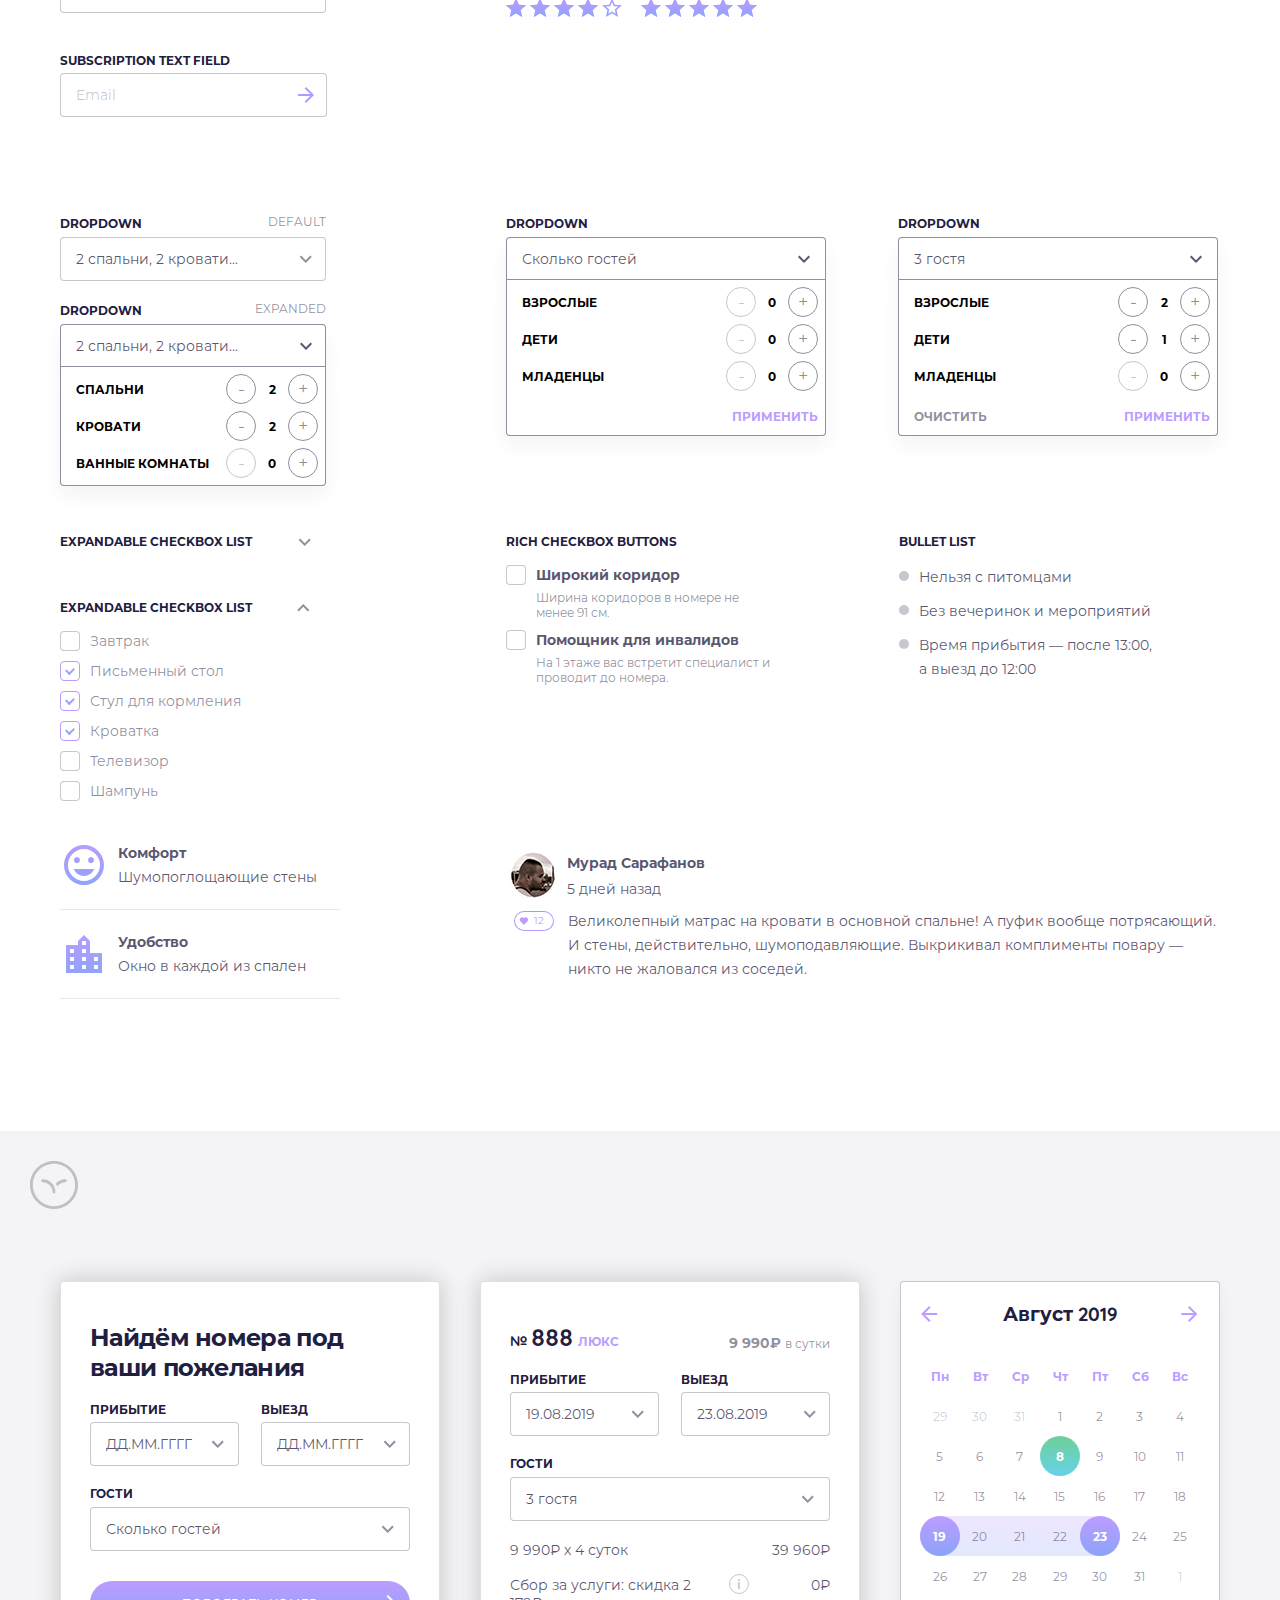
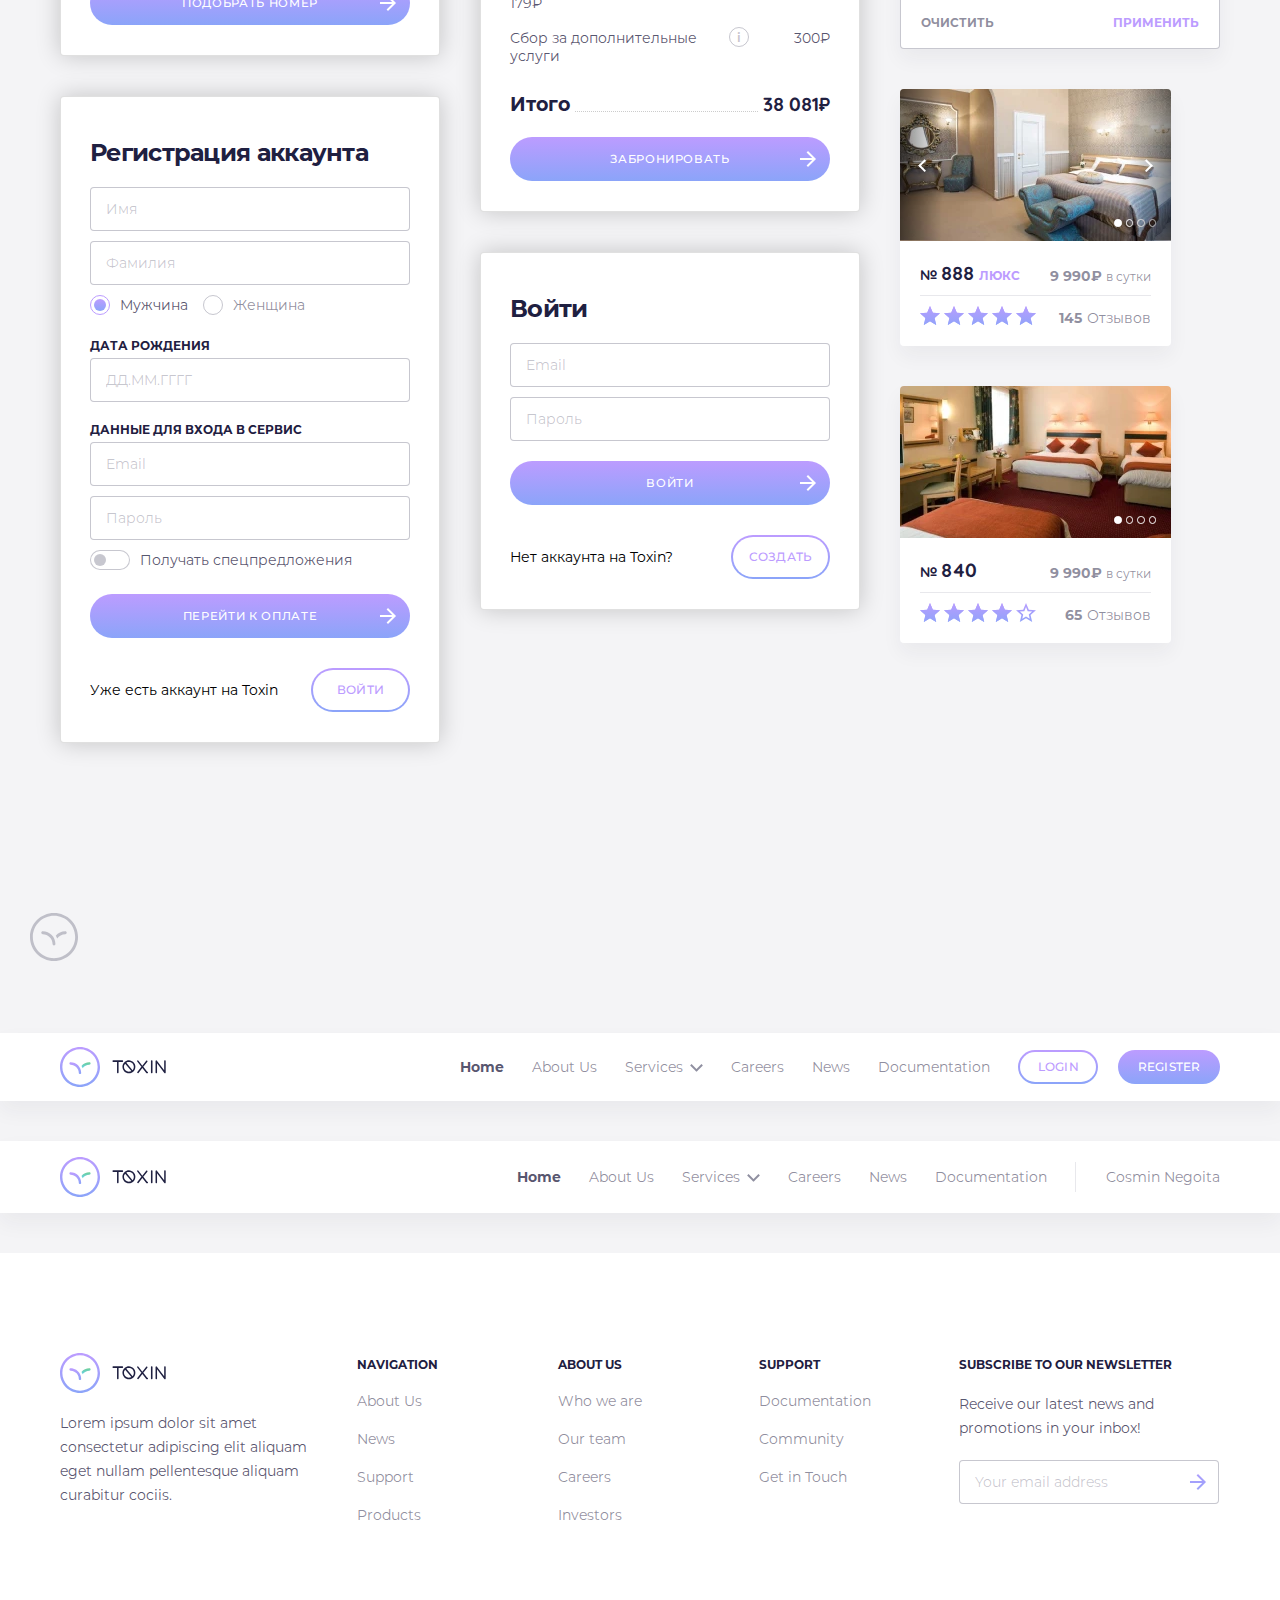
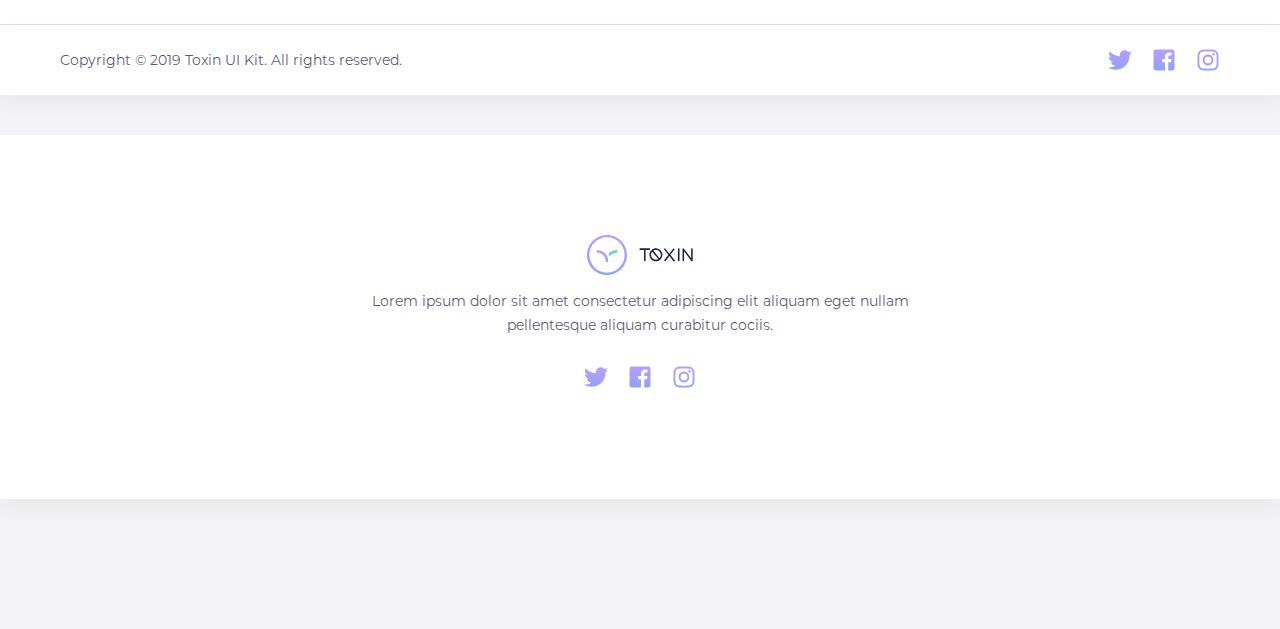
<file: hotel-app/ui-kit/index.html>
<!DOCTYPE html><html lang="ru"><head><meta charset="utf-8"><meta name="viewport" content="width=device-width, initial-scale=1.0"><link rel="shortcut icon" href="/hotel-app/img/favicon.ico" type="image/x-icon"><title>UI Kit</title><link href="/hotel-app/ui-kit/css/style.20059ea8e61edd401925.css" rel="stylesheet"></head><body class="body body_bg-color_black"><div class="container"><img class="ui-logo" src="/hotel-app/img/ui-logo.svg" alt="Logo UI kit"><div class="container-color-type"><div class="block-color-wrap"><div class="block-color"><div class="block-color__square block-color__square_dark100"></div><div class="block-color-text"><p class="block-color-text__title">Dark Shade 100%</p><p class="block-color-text__hex">#1F2041</p></div></div><div class="block-color"><div class="block-color__square block-color__square_dark75"></div><div class="block-color-text"><p class="block-color-text__title">Dark Shade 75%</p><p class="block-color-text__hex">#1F2041</p></div></div><div class="block-color"><div class="block-color__square block-color__square_dark50"></div><div class="block-color-text"><p class="block-color-text__title">Dark Shade 50%</p><p class="block-color-text__hex">#1F2041</p></div></div><div class="block-color"><div class="block-color__square block-color__square_dark25"></div><div class="block-color-text"><p class="block-color-text__title">Dark Shade 25%</p><p class="block-color-text__hex">#1F2041</p></div></div><div class="block-color"><div class="block-color__square block-color__square_dark5"></div><div class="block-color-text"><p class="block-color-text__title">Dark Shade 5%</p><p class="block-color-text__hex">#1F2041</p></div></div><div class="block-color"><div class="block-color__square block-color__square_purple"></div><div class="block-color-text"><p class="block-color-text__title">Purple</p><p class="block-color-text__hex">#BC9CFF</p></div></div><div class="block-color"><div class="block-color__square block-color__square_green"></div><div class="block-color-text"><p class="block-color-text__title">Green</p><p class="block-color-text__hex">#6FCF97</p></div></div></div><div class="block-text-wrap"><div class="block-tag"><p class="block-tag__tag block-tag__tag_size_l">H1</p><p class="block-tag__tag block-tag__tag_size_m">H2</p><p class="block-tag__tag block-tag__tag_size_s">H3</p><p class="block-tag__tag">Body</p></div><div class="block-text"><p class="block-text__text block-text__text_size_l">This one is the sub-section or widget title</p><p class="block-text__text block-text__text_size_m">Next one is the item title inside widgets</p><p class="block-text__text block-text__text_size_s">This is a label or CTA text</p><p class="block-text__text block-text__text_color_gray">This is the body text which is used for most of the design, like paragraphs, lists, etc.</p></div></div></div></div><div class="container"><div class="container-color-type container-color-type_flex-wrap"><img class="ui-logo ui-logo_top_50" src="/hotel-app/img/ui-logo.svg" alt="Logo UI kit"><div class="container-section-1"><div class="container-field"><div class="text-field text-field_margin_bottom_20"><p class="text-field__state">Default</p><label class="text-field__title" for="text-field">Text Field</label><input class="text-field__input text-field__input_color" type="text" name="text" id="text" placeholder="Email"></div><div class="text-field text-field_margin_bottom_20"><p class="text-field__state">Hover / Focus</p><label class="text-field__title" for="text-field">TEXT-FIELD</label><input class="text-field__input text-field__input_active" type="text" name="text" id="textActive" placeholder="This is pretty awesome"></div><div class="dropdown text-field_margin_bottom_20"><p class="dropdown__state">Default</p><label class="dropdown__title" for="guest">Dropdown</label><input class="dropdown__input dropdown__input_color" type="text" name="dropdown" id="guest" value="Сколько гостей"><div class="dropdown-window dropdown-window_display_none dropdown-window_width_max" id="drop_guest"><div class="dropdown-window__wrap-elem"><p class="dropdown-window__name">Взрослые</p><div class="dropdown-window__wrap-value"><span class="dropdown-window__decrement">-</span><span class="dropdown-window__value" id="0guest">0</span><span class="dropdown-window__increment dropdown-window__increment_active">+</span></div></div><div class="dropdown-window__wrap-elem"><p class="dropdown-window__name">Дети</p><div class="dropdown-window__wrap-value"><span class="dropdown-window__decrement">-</span><span class="dropdown-window__value" id="1guest">0</span><span class="dropdown-window__increment dropdown-window__increment_active">+</span></div></div><div class="dropdown-window__wrap-elem"><p class="dropdown-window__name">Младенцы</p><div class="dropdown-window__wrap-value"><span class="dropdown-window__decrement">-</span><span class="dropdown-window__value" id="2guest">0</span><span class="dropdown-window__increment dropdown-window__increment_active">+</span></div></div><p class="dropdown-window__clear">очистить      </p><p class="dropdown-window__apply">применить</p></div></div><div class="text-field text-field text-field_margin_bottom_40"><p class="text-field__state">Default</p><label class="text-field__title" for="masked-text-field">Masked Text Field</label><input class="text-field__input text-field__input_color" type="text" name="data" id="masked-text-field" placeholder="ДД.ММ.ГГГГ"></div><div class="date-dropdown text-field text-field_margin_bottom_40"><div class="date-dropdown__from"><label class="dropdown__title" for="dateDropFrom">date Dropdown</label><input class="date-dropdown__input dropdown__input_color dropdown__input_width_small" type="text" name="date-dropdown" id="dateDropFrom" value="ДД.ММ.ГГГГ" placeholder="ДД.ММ.ГГГГ"></div><div class="date-dropdown__to"><label class="dropdown__title" for="dateDropTo">date Dropdown</label><input class="date-dropdown__input dropdown__input_color dropdown__input_width_small" type="text" name="date-dropdown" id="dateDropTo" value="19.08.2019" placeholder="19.08.2019"></div><div class="window date-dropdown-window dropdown-window_display_none"></div></div><div class="filter-date text-field_margin_bottom_40"><label class="dropdown__title" for="filterDate">filter date dropdown</label><input class="filter-date__input dropdown__input_width_middle dropdown__input_color" type="text" name="filterDate" id="filterDate" value="19 авг - 23 авг" placeholder="19 авг - 23 авг"><div class="window datepicker_width_middle filter-date-window dropdown-window_display_none"></div></div><div class="sub-field"><label class="text-field__title" for="sub-field">subscription text field</label><input class="sub-field__input text-field__input_color" type="text" name="text" id="sub-field" placeholder="Email"></div></div><div class="container-checkbox"><duv class="checkbox checkbox_margin_bottom"><p class="checkbox__title text-field__title_margin_bottom">Checkbox Buttons</p><label class="checkbox__label" for="checkbox1"><input class="checkbox__input" type="checkbox" name="checkbox1" value="checkbox-smoke" id="checkbox1"><span class="checkbox__span">Можно курить</span></label><label class="checkbox__label" for="checkbox2"><input class="checkbox__input" type="checkbox" name="checkbox2" value="checkbox-pets" id="checkbox2" checked><span class="checkbox__span">Можно с питомцами</span></label><label class="checkbox__label" for="checkbox3"><input class="checkbox__input" type="checkbox" name="checkbox3" value="checkbox-guests" id="checkbox3" checked><span class="checkbox__span">Можно пригласить гостей (до 10 человек)</span></label></duv><duv class="radio radio_margin_bottom"><p class="text-field__title text-field__title_margin_bottom">Radio Buttons</p><label class="radio__label radio__label_margin_right" for="radio11"><input class="radio__input" type="radio" name="radio" value="radio-man" id="radio11" checked><span class="radio__span">Мужчина</span></label><label class="radio__label radio__label_margin_right" for="radio22"><input class="radio__input" type="radio" name="radio" value="radio-woman" id="radio22"><span class="radio__span">Женщина</span></label></duv><div class="toggle toggle_margin_bottom"><p class="text-field__title text-field__title_margin_bottom">Toggle</p><label class="toggle__label toggle__label_margin_bottom" for="toggle1"><input class="toggle__input" type="checkbox" name="toggle1" value="toggle1" id="toggle1" checked><span class="toggle__span">Получать спецпредложения</span></label><label class="toggle__label toggle__label_margin_bottom" for="toggle2"><input class="toggle__input" type="checkbox" name="toggle2" value="toggle2" id="toggle2"><span class="toggle__span">Получать спецпредложения</span></label></div><div class="like checkbox_margin_bottom"><p class="text-field__title text-field__title_margin_bottom">like button</p><button class="like-button like-button_margin_right" aria-label="Лайк"><span class="like-button__text">2</span></button><button class="like-button like-button_active like-button_margin_right" aria-label="Лайк"><span class="like-button__text like-button__text_active">12</span></button></div><fieldset class="rate-button"><legend class="rate-button__title text-field__title text-field__title_margin_bottom">rate button</legend><div class="rate-button__group rate-button__group_margin_right"><input class="rate-button__input" type="radio" name="rating" id="rating-1" value="1" checked><label class="rate-button__label" for="rating-1" aria-label="1 звезда"></label><input class="rate-button__input" type="radio" name="rating" id="rating-2" value="2" checked><label class="rate-button__label" for="rating-2" aria-label="2 звезды"></label><input class="rate-button__input" type="radio" name="rating" id="rating-3" value="3" checked><label class="rate-button__label" for="rating-3" aria-label="3 звезды"></label><input class="rate-button__input" type="radio" name="rating" id="rating-4" value="4" checked><label class="rate-button__label" for="rating-4" aria-label="4 звезды"></label><input class="rate-button__input" type="radio" name="rating" id="rating-5" value="5"><label class="rate-button__label" for="rating-5" aria-label="5 звезд"></label></div><div class="rate-button__group"><input class="rate-button__input" type="radio" name="rating2" id="rating2-1" value="1" checked><label class="rate-button__label" for="rating2-1" aria-label="1 звезда"></label><input class="rate-button__input" type="radio" name="rating2" id="rating2-2" value="2" checked><label class="rate-button__label" for="rating2-2" aria-label="2 звезды"></label><input class="rate-button__input" type="radio" name="rating2" id="rating2-3" value="3" checked><label class="rate-button__label" for="rating2-3" aria-label="3 звезды"></label><input class="rate-button__input" type="radio" name="rating2" id="rating2-4" value="4" checked><label class="rate-button__label" for="rating2-4" aria-label="4 звезды"></label><input class="rate-button__input" type="radio" name="rating2" id="rating2-5" value="5" checked><label class="rate-button__label" for="rating2-5" aria-label="5 звезд"></label></div></fieldset></div><div class="container-buttons"><div class="range-slider range-slider_margin_bottom"><p class="range-slider__label">Range Slider</p><p class="range-slider__number">5 000₽ - 10 000₽</p><div class="range" id="range"></div></div><div class="buttons"><p class="text-field__title buttons_margin_bottom_title">buttons</p><div class="buttons__group-m"><a class="button-m button-m-text button-m_ui_kit button-m_margin_bottom button-m_width_99" href="#" type="button">Click me</a><a class="button-m button-m-text button-m_ui_kit button-m_margin_bottom button-m-active button-m_width_99" href="#" type="button">Click me</a><a class="button-m button-m-text button-m_ui_kit button-m_border button-m_width_99" href="#" type="button">Click me</a><a class="button-m button-m-text button-m_ui_kit button-m_border button-m_border_active button-m_width_99" href="#" type="button">Click me</a></div><div class="buttons__group-text"><p class="button-m-text buttons_text_gradient button-m_ui_kit">Click me</p><p class="button-m-text buttons_text_gray button-m_margin_bottom_20 button-m_ui_kit">Click me</p></div><button class="button-l checkbox_margin_bottom" type="button">Перейти к оплате<span class="button-l-arrow"></span></button></div><div class="pagination-wrap"><p class="text-field__title pagination_margin_bottom_title">pagination</p><nav class="pagination"><div class="pagination-group"><span class="pagination__page-current" aria-current="page">1</span><a class="pagination__page-number">2</a><a class="pagination__page-number">3</a><span class="pagination__page-number pagination__dots">...</span><a class="pagination__page-number">15</a><span class="pagination__page-current pagination__page-next"></span></div><p class="pagination__description">1 – 12 из 100+ вариантов аренды</p></nav></div></div></div><div class="container-dropdown"><div class="dropdown-group1"><div class="dropdown text-field_margin_bottom_20 dropdown__input_width_middle"><p class="dropdown__state">Default</p><label class="dropdown__title" for="accommodations">Dropdown</label><input class="dropdown__input dropdown__input_color dropdown__input_width_middle" type="text" name="dropdown" id="accommodations" value="2 спальни, 2 кровати..."><div class="dropdown-window dropdown-window_display_none dropdown-window_width_middle" id="drop_accommodations"><div class="dropdown-window__wrap-elem"><p class="dropdown-window__name">Спальни</p><div class="dropdown-window__wrap-value"><span class="dropdown-window__decrement dropdown-window__decrement_active">-</span><span class="dropdown-window__value" id="0accommodations">2</span><span class="dropdown-window__increment dropdown-window__increment_active">+</span></div></div><div class="dropdown-window__wrap-elem"><p class="dropdown-window__name">Кровати</p><div class="dropdown-window__wrap-value"><span class="dropdown-window__decrement dropdown-window__decrement_active">-</span><span class="dropdown-window__value" id="1accommodations">2</span><span class="dropdown-window__increment dropdown-window__increment_active">+</span></div></div><div class="dropdown-window__wrap-elem"><p class="dropdown-window__name">Ванные комнаты</p><div class="dropdown-window__wrap-value"><span class="dropdown-window__decrement">-</span><span class="dropdown-window__value" id="2accommodations">0</span><span class="dropdown-window__increment dropdown-window__increment_active">+</span></div></div></div></div><div class="dropdown dropdown__input_width_middle"><p class="dropdown__state">expanded</p><label class="dropdown__title" for="accommodations">Dropdown</label><input class="dropdown__input dropdown__input_color dropdown__input_width_middle dropdown__input_active" type="text" name="dropdown" id="accommodations" value="2 спальни, 2 кровати..."><div class="dropdown-window dropdown-window_display_none dropdown-window_width_middle dropdown-window_display_block" id="drop_accommodations"><div class="dropdown-window__wrap-elem"><p class="dropdown-window__name">Спальни</p><div class="dropdown-window__wrap-value"><span class="dropdown-window__decrement dropdown-window__decrement_active">-</span><span class="dropdown-window__value" id="0accommodations">2</span><span class="dropdown-window__increment dropdown-window__increment_active">+</span></div></div><div class="dropdown-window__wrap-elem"><p class="dropdown-window__name">Кровати</p><div class="dropdown-window__wrap-value"><span class="dropdown-window__decrement dropdown-window__decrement_active">-</span><span class="dropdown-window__value" id="1accommodations">2</span><span class="dropdown-window__increment dropdown-window__increment_active">+</span></div></div><div class="dropdown-window__wrap-elem"><p class="dropdown-window__name">Ванные комнаты</p><div class="dropdown-window__wrap-value"><span class="dropdown-window__decrement">-</span><span class="dropdown-window__value" id="2accommodations">0</span><span class="dropdown-window__increment dropdown-window__increment_active">+</span></div></div></div></div></div><div class="dropdown-group2"><div class="dropdown text-field_margin_bottom_20"><label class="dropdown__title" for="guest">Dropdown</label><input class="dropdown__input dropdown__input_color dropdown__input_active" type="text" name="dropdown" id="guest" value="Сколько гостей"><div class="dropdown-window dropdown-window_display_none dropdown-window_width_max dropdown-window_display_block" id="drop_guest"><div class="dropdown-window__wrap-elem"><p class="dropdown-window__name">Взрослые</p><div class="dropdown-window__wrap-value"><span class="dropdown-window__decrement">-</span><span class="dropdown-window__value" id="0guest">0</span><span class="dropdown-window__increment dropdown-window__increment_active">+</span></div></div><div class="dropdown-window__wrap-elem"><p class="dropdown-window__name">Дети</p><div class="dropdown-window__wrap-value"><span class="dropdown-window__decrement">-</span><span class="dropdown-window__value" id="1guest">0</span><span class="dropdown-window__increment dropdown-window__increment_active">+</span></div></div><div class="dropdown-window__wrap-elem"><p class="dropdown-window__name">Младенцы</p><div class="dropdown-window__wrap-value"><span class="dropdown-window__decrement">-</span><span class="dropdown-window__value" id="2guest">0</span><span class="dropdown-window__increment dropdown-window__increment_active">+</span></div></div><p class="dropdown-window__clear">очистить      </p><p class="dropdown-window__apply">применить</p></div></div><div class="dropdown text-field_margin_bottom_20"><label class="dropdown__title" for="guest">Dropdown</label><input class="dropdown__input dropdown__input_color dropdown__input_active" type="text" name="dropdown" id="guest" value="3 гостя"><div class="dropdown-window dropdown-window_display_none dropdown-window_width_max dropdown-window_display_block" id="drop_guest"><div class="dropdown-window__wrap-elem"><p class="dropdown-window__name">Взрослые</p><div class="dropdown-window__wrap-value"><span class="dropdown-window__decrement dropdown-window__decrement_active">-</span><span class="dropdown-window__value" id="0guest">2</span><span class="dropdown-window__increment dropdown-window__increment_active">+</span></div></div><div class="dropdown-window__wrap-elem"><p class="dropdown-window__name">Дети</p><div class="dropdown-window__wrap-value"><span class="dropdown-window__decrement dropdown-window__decrement_active">-</span><span class="dropdown-window__value" id="1guest">1</span><span class="dropdown-window__increment dropdown-window__increment_active">+</span></div></div><div class="dropdown-window__wrap-elem"><p class="dropdown-window__name">Младенцы</p><div class="dropdown-window__wrap-value"><span class="dropdown-window__decrement">-</span><span class="dropdown-window__value" id="2guest">0</span><span class="dropdown-window__increment dropdown-window__increment_active">+</span></div></div><p class="dropdown-window__clear dropdown-window__clear_display_block">очистить      </p><p class="dropdown-window__apply">применить</p></div></div></div></div><div class="container-checkbox-list"><div class="expandable-checkbox"><div class="checkbox checkbox_margin_bottom_35 checkbox_img_arrow"><p class="checkbox-list__title checkbox-click text-field__title_margin_bottom checkbox_cursor" id="checkboxDefault">expandable checkbox list</p><div class="checkbox__modal checkbox__modal_display_none"><label class="checkbox__label" for="checkbox-br"><input class="checkbox__input" type="checkbox" name="checkbox-br" value="checkbox-br" id="checkbox-br"><span class="checkbox__span">Завтрак</span></label></div></div><div class="checkbox checkbox_img_arrow_transform"><p class="checkbox-list__title checkbox-click text-field__title_margin_bottom checkbox_cursor" id="checkList">expandable checkbox list</p><div class="checkbox__modal"><label class="checkbox__label" for="checkbox-breakfast"><input class="checkbox__input" type="checkbox" name="checkbox-breakfast" value="checkbox-breakfast" id="checkbox-breakfast"><span class="checkbox__span">Завтрак</span></label><label class="checkbox__label" for="checkbox-desk"><input class="checkbox__input" type="checkbox" name="checkbox-desk" value="checkbox-desk" id="checkbox-desk" checked><span class="checkbox__span">Письменный стол</span></label><label class="checkbox__label" for="checkbox-feeding-chair"><input class="checkbox__input" type="checkbox" name="checkbox-feeding-chair" value="checkbox-feeding-chair" id="checkbox-feeding-chair" checked><span class="checkbox__span">Стул для кормления</span></label><label class="checkbox__label" for="checkbox-crib"><input class="checkbox__input" type="checkbox" name="checkbox-crib" value="checkbox-crib" id="checkbox-crib" checked><span class="checkbox__span">Кроватка</span></label><label class="checkbox__label" for="checkbox-tv"><input class="checkbox__input" type="checkbox" name="checkbox-tv" value="checkbox-tv" id="checkbox-tv"><span class="checkbox__span">Телевизор</span></label><label class="checkbox__label" for="checkbox-shampoo"><input class="checkbox__input" type="checkbox" name="checkbox-shampoo" value="checkbox-shampoo" id="checkbox-shampoo"><span class="checkbox__span">Шампунь</span></label></div></div></div><div class="rich-checkbox"><duv class="checkbox checkbox_width_266"><p class="rich-checkbox__title text-field__title_margin_bottom">rich Checkbox Buttons</p><label class="checkbox__label" for="checkbox-wide-corridor"><input class="checkbox__input" type="checkbox" name="checkbox-wide-corridor" value="checkbox-wide-corridor" id="checkbox-wide-corridor"><span class="checkbox__span checkbox__span_title_bold">Широкий коридор</span><span class="checkbox__description checkbox__description_width_203">Ширина коридоров в номере не менее 91 см.</span></label><label class="checkbox__label" for="checkbox-disabled-assistant"><input class="checkbox__input" type="checkbox" name="checkbox-disabled-assistant" value="checkbox-disabled-assistant" id="checkbox-disabled-assistant"><span class="checkbox__span checkbox__span_title_bold">Помощник для инвалидов</span><span class="checkbox__description checkbox__description_width_234">На 1 этаже вас встретит специалист  и проводит до номера.</span></label></duv></div><div class="bullet-list-container"><duv class="bullet-list"><p class="text-field__title text-field__title_margin_bottom">bullet list</p><ul class="bullet-list__ul bullet-list__ul_width_263"><li class="bullet-list__li">Нельзя с питомцами</li><li class="bullet-list__li">Без вечеринок и мероприятий</li><li class="bullet-list__li">Время прибытия — после 13:00, а выезд до 12:00</li></ul></duv></div></div><div class="container-comments"><div class="room-details"><div class="room-details__group"><div class="room-details__img room-details__img_emoticon"></div><div class="room-details__wrap-text"><p class="room-details__title">Комфорт</p><p class="room-details__descr">Шумопоглощающие стены</p></div><hr class="room-details__hr"></div><div class="room-details__group"><div class="room-details__img room-details__img_city"></div><div class="room-details__wrap-text"><p class="room-details__title">Удобство</p><p class="room-details__descr">Окно в каждой из спален</p></div><hr class="room-details__hr"></div></div><div class="comments-wrap comments_margin_top_5"><div class="comments comments_margin_top_5"><div class="comments__author"><img class="comments__author-img" src="/hotel-app/img/autor1.png" alt=""><div class="comments__author-text"><p class="comments__author-name">Мурад Сарафанов</p><p class="comments__author-period">5 дней назад</p></div></div><div class="comments__wrap-text"><button class="like-button like-button_active like-button_margin" aria-label="Лайк"><span class="like-button__text like-button__text_active">12</span></button><p class="comments__text">Великолепный матрас на кровати в основной спальне! А пуфик вообще потрясающий. И стены, действительно, шумоподавляющие. Выкрикивал комплименты повару — никто не жаловался из соседей.</p></div></div></div></div></div></div><div class="container container-ui-bg-gray"><img class="ui-logo" src="/hotel-app/img/ui-logo.svg" alt="Logo UI kit"><div class="container-cards"><div class="cards1"><form class="form checkbox_margin_bottom" action="#" method="POST"><p class="form__title">Найдём номера под ваши пожелания</p><div class="date-dropdown text-field date-dropdown_margin_bottom_18"><div class="date-dropdown__from"><label class="dropdown__title" for="dateDropFrom">Прибытие</label><input class="date-dropdown__input dropdown__input_color dropdown__input_width_small" type="text" name="date-dropdown" id="dateDropFrom" value="ДД.ММ.ГГГГ" placeholder="ДД.ММ.ГГГГ"></div><div class="date-dropdown__to"><label class="dropdown__title" for="dateDropTo">Выезд</label><input class="date-dropdown__input dropdown__input_color dropdown__input_width_small" type="text" name="date-dropdown" id="dateDropTo" value="ДД.ММ.ГГГГ" placeholder="ДД.ММ.ГГГГ"></div><div class="window date-dropdown-window dropdown-window_display_none"></div></div><div class="dropdown dropdown_margin_bottom_30"><label class="dropdown__title" for="guest">Гости</label><input class="dropdown__input dropdown__input_color" type="text" name="dropdown" id="guest" value="Сколько гостей"><div class="dropdown-window dropdown-window_display_none dropdown-window_width_max" id="drop_guest"><div class="dropdown-window__wrap-elem"><p class="dropdown-window__name">Взрослые</p><div class="dropdown-window__wrap-value"><span class="dropdown-window__decrement">-</span><span class="dropdown-window__value" id="0guest">0</span><span class="dropdown-window__increment dropdown-window__increment_active">+</span></div></div><div class="dropdown-window__wrap-elem"><p class="dropdown-window__name">Дети</p><div class="dropdown-window__wrap-value"><span class="dropdown-window__decrement">-</span><span class="dropdown-window__value" id="1guest">0</span><span class="dropdown-window__increment dropdown-window__increment_active">+</span></div></div><div class="dropdown-window__wrap-elem"><p class="dropdown-window__name">Младенцы</p><div class="dropdown-window__wrap-value"><span class="dropdown-window__decrement">-</span><span class="dropdown-window__value" id="2guest">0</span><span class="dropdown-window__increment dropdown-window__increment_active">+</span></div></div><p class="dropdown-window__clear">очистить      </p><p class="dropdown-window__apply">применить</p></div></div><button class="button-l" type="button">Подобрать номер<span class="button-l-arrow"></span></button></form><form class="form" action="#" method="POST"><p class="form__title">Регистрация аккаунта</p><input class="text-field__input text-field_margin_bottom_10 text-field__input_color" type="text" name="text" id="name" placeholder="Имя"><input class="text-field__input text-field_margin_bottom_10 text-field__input_color" type="text" name="text" id="surname" placeholder="Фамилия"><duv class="radio radio_margin_bottom_24"><label class="radio__label radio__label_margin_right" for="radio1"><input class="radio__input" type="radio" name="radio" value="radio-man" id="radio1" checked><span class="radio__span">Мужчина</span></label><label class="radio__label radio__label_margin_right" for="radio2"><input class="radio__input" type="radio" name="radio" value="radio-woman" id="radio2"><span class="radio__span">Женщина</span></label></duv><div class="text-field text-field_margin_bottom_20"><label class="text-field__title" for="maskedTextFormReg">Дата рождения</label><input class="text-field__input text-field__input_color" type="text" name="data" id="maskedTextFormReg" placeholder="ДД.ММ.ГГГГ"></div><label class="text-field__title" for="text-field">Данные для входа в сервис</label><input class="text-field__input text-field_margin_bottom_10 text-field__input_color" type="text" name="text" id="email" placeholder="Email"><input class="text-field__input text-field_margin_bottom_10 text-field__input_color" type="password" name="text" id="password" placeholder="Пароль"><label class="toggle__label text-field_margin_bottom_24" for="toggle"><input class="toggle__input" type="checkbox" name="toggle" value="toggle" id="toggle"><span class="toggle__span">Получать спецпредложения</span></label><button class="button-l button-m_margin_bottom" type="button">Перейти к оплате<span class="button-l-arrow"></span></button><div class="form-footer-wrap"><p class="form-footer-text">Уже есть аккаунт на Toxin</p><a class="button-m button-m-text button-m_border button-m_width_99" href="/hotel-app/sign-in" type="button">Войти</a></div></form></div><div class="cards2"><form class="form checkbox_margin_bottom" action="#" method="POST"><p class="form-reserve-title"><span class="form-title__number slider-room-block-text__room-lux">888</span><span class="form-title__price">9 990₽</span></p><div class="date-dropdown text-field date-dropdown_margin_bottom_18"><div class="date-dropdown__from"><label class="dropdown__title" for="dateDropFrom">Прибытие</label><input class="date-dropdown__input dropdown__input_color dropdown__input_width_small" type="text" name="date-dropdown" id="dateDropFrom" value="19.08.2019" placeholder="ДД.ММ.ГГГГ"></div><div class="date-dropdown__to"><label class="dropdown__title" for="dateDropTo">Выезд</label><input class="date-dropdown__input dropdown__input_color dropdown__input_width_small" type="text" name="date-dropdown" id="dateDropTo" value="23.08.2019" placeholder="23.08.2019"></div><div class="window date-dropdown-window dropdown-window_display_none"></div></div><div class="dropdown dropdown_margin_bottom_20"><label class="dropdown__title" for="guest">Гости</label><input class="dropdown__input dropdown__input_color" type="text" name="dropdown" id="guest" value="3 гостя"><div class="dropdown-window dropdown-window_display_none dropdown-window_width_max" id="drop_guest"><div class="dropdown-window__wrap-elem"><p class="dropdown-window__name">Взрослые</p><div class="dropdown-window__wrap-value"><span class="dropdown-window__decrement dropdown-window__decrement_active">-</span><span class="dropdown-window__value" id="0guest">2</span><span class="dropdown-window__increment dropdown-window__increment_active">+</span></div></div><div class="dropdown-window__wrap-elem"><p class="dropdown-window__name">Дети</p><div class="dropdown-window__wrap-value"><span class="dropdown-window__decrement dropdown-window__decrement_active">-</span><span class="dropdown-window__value" id="1guest">1</span><span class="dropdown-window__increment dropdown-window__increment_active">+</span></div></div><div class="dropdown-window__wrap-elem"><p class="dropdown-window__name">Младенцы</p><div class="dropdown-window__wrap-value"><span class="dropdown-window__decrement">-</span><span class="dropdown-window__value" id="2guest">0</span><span class="dropdown-window__increment dropdown-window__increment_active">+</span></div></div><p class="dropdown-window__clear dropdown-window__clear_display_block">очистить      </p><p class="dropdown-window__apply">применить</p></div></div><div class="form-reserve-calc"><p class="form-reserve-calc-text"><span class="form-reserve-calc-text__left">9 990₽ х 4 суток</span><span class="form-reserve-calc-text__right">39 960₽</span></p><p class="form-reserve-calc-text"><span class="form-reserve-calc-text__left">Сбор за услуги: скидка 2 179₽<span class="form-reserve-calc-text__i">i</span></span><span class="form-reserve-calc-text__right">0₽</span></p><p class="form-reserve-calc-text form-reserve-calc-text_margin_bottom_27"><span class="form-reserve-calc-text__left">Сбор за дополнительные услуги<span class="form-reserve-calc-text__i">i</span></span><span class="form-reserve-calc-text__right">300₽</span></p><p class="form-reserve-calc-text form-reserve-calc-text_bold"><span class="form-reserve-calc-text__left form-reserve-calc-text__left_bg_white">Итого</span><span class="form-reserve-calc-text__right form-reserve-calc-text__right_bg_white">38 081₽</span></p></div><button class="button-l" type="button">Забронировать<span class="button-l-arrow"></span></button></form><form class="form" action="#" method="POST"><p class="form__title">Войти</p><input class="text-field__input text-field_margin_bottom_10 text-field__input_color" type="text" name="text" id="text" placeholder="Email"><input class="text-field__input text-field_margin_bottom_20 text-field__input_color" type="password" name="text" id="password" placeholder="Пароль"><button class="button-l button-m_margin_bottom" type="button">Войти<span class="button-l-arrow"></span></button><div class="form-footer-wrap"><p class="form-footer-text">Нет аккаунта на Toxin?</p><a class="button-m button-m-text button-m_border button-m_width_99" href="/hotel-app/registration" type="button">Создать</a></div></form></div><div class="cards3"><div class="window date-dropdown-window-cards-ui checkbox_margin_bottom"></div><div class="slider-room-wrap"><div class="slider-room checkbox_margin_bottom"><a class="slider-room-block-img" href="#"><img class="slider-room-img" src="/hotel-app/img/room-img/image1.webp" alt="Первый номер в отеле"><img class="slider-room-img" src="/hotel-app/img/room-img/image-default-2.webp" alt="Первый номер в отеле"><img class="slider-room-img" src="/hotel-app/img/room-img/image-default-3.webp" alt="Первый номер в отеле"><img class="slider-room-img" src="/hotel-app/img/room-img/image-default-4.webp" alt="Первый номер в отеле"></a><div class="slider-room-block-text"><p class="slider-room-block-text__hotel-number"><a class="slider-room-block-text__room slider-room-block-text__room-lux" href="#">888</a><span class="slider-room-block-text__price">9 990₽</span></p><hr class="slider-room-block-text__line"><div class="slider-room-block-text__rating"><div class="rate-button__group"><input class="rate-button__input" type="radio" name="room-rating1" id="room-rating1-1" value="1" checked><label class="rate-button__label" for="room-rating1-1" aria-label="1 звезда"></label><input class="rate-button__input" type="radio" name="room-rating1" id="room-rating1-2" value="2" checked><label class="rate-button__label" for="room-rating1-2" aria-label="2 звезды"></label><input class="rate-button__input" type="radio" name="room-rating1" id="room-rating1-3" value="3" checked><label class="rate-button__label" for="room-rating1-3" aria-label="3 звезды"></label><input class="rate-button__input" type="radio" name="room-rating1" id="room-rating1-4" value="4" checked><label class="rate-button__label" for="room-rating1-4" aria-label="4 звезды"></label><input class="rate-button__input" type="radio" name="room-rating1" id="room-rating1-5" value="5" checked><label class="rate-button__label" for="room-rating1-5" aria-label="5 звезд"></label></div><span class="slider-room-block-text__reviews">145</span></div></div><ul class="slider-room-block-indicators"><li class="slider-room-indicator slider-room-indicator_bg_white"></li><li class="slider-room-indicator"></li><li class="slider-room-indicator"></li><li class="slider-room-indicator"></li></ul><div class="slider-room-block-button-left slider-room_arrow_active"><button class="slider-room-arrow-left" type="button"></button></div><div class="slider-room-block-button-right slider-room_arrow_active"><button class="slider-room-arrow-right" type="button"></button></div></div><div class="slider-room"><a class="slider-room-block-img" href="#"><img class="slider-room-img" src="/hotel-app/img/room-img/image2.webp" alt="Второй номер в отеле"><img class="slider-room-img" src="/hotel-app/img/room-img/image-default-2.webp" alt="Второй номер в отеле"><img class="slider-room-img" src="/hotel-app/img/room-img/image-default-3.webp" alt="Второй номер в отеле"><img class="slider-room-img" src="/hotel-app/img/room-img/image-default-4.webp" alt="Второй номер в отеле"></a><div class="slider-room-block-text"><p class="slider-room-block-text__hotel-number"><a class="slider-room-block-text__room" href="#">840</a><span class="slider-room-block-text__price">9 990₽</span></p><hr class="slider-room-block-text__line"><div class="slider-room-block-text__rating"><div class="rate-button__group"><input class="rate-button__input" type="radio" name="room-rating2" id="room-rating2-1" value="1" checked><label class="rate-button__label" for="room-rating2-1" aria-label="1 звезда"></label><input class="rate-button__input" type="radio" name="room-rating2" id="room-rating2-2" value="2" checked><label class="rate-button__label" for="room-rating2-2" aria-label="2 звезды"></label><input class="rate-button__input" type="radio" name="room-rating2" id="room-rating2-3" value="3" checked><label class="rate-button__label" for="room-rating2-3" aria-label="3 звезды"></label><input class="rate-button__input" type="radio" name="room-rating2" id="room-rating2-4" value="4" checked><label class="rate-button__label" for="room-rating2-4" aria-label="4 звезды"></label><input class="rate-button__input" type="radio" name="room-rating2" id="room-rating2-5" value="5"><label class="rate-button__label" for="room-rating2-5" aria-label="5 звезд"></label></div><span class="slider-room-block-text__reviews">65</span></div></div><ul class="slider-room-block-indicators"><li class="slider-room-indicator slider-room-indicator_bg_white"></li><li class="slider-room-indicator"></li><li class="slider-room-indicator"></li><li class="slider-room-indicator"></li></ul><div class="slider-room-block-button-left"><button class="slider-room-arrow-left" type="button"></button></div><div class="slider-room-block-button-right"><button class="slider-room-arrow-right" type="button"></button></div></div></div></div></div></div><div class="container container-ui-bg-gray"><img class="ui-logo" src="/hotel-app/img/ui-logo.svg" alt="Logo UI kit"><div class="container-header-footer"><header class="header checkbox_margin_bottom"><div class="header-container"><a class="header__img-link" href="/hotel-app"><img class="header__img" src="/hotel-app/img/logo.svg" alt="Logo" id="headerLogo"></a><nav class="header-menu"><ul class="header-menu__list"><li class="header-menu__item"><a class="header-menu__link header-menu__link_bold" href="#">Home</a></li><li class="header-menu__item"><a class="header-menu__link" href="#">About Us</a></li><li class="header-menu__item"><a class="header-menu__link" href="#">Services<span class="header-menu__arrow header-menu__arrow_margin_left_0"></span></a></li><li class="header-menu__item"><a class="header-menu__link" href="#">Careers</a></li><li class="header-menu__item"><a class="header-menu__link" href="#">News</a></li><li class="header-menu__item"><a class="header-menu__link" href="#">Documentation</a></li></ul><div class="menu-hamburger"><span class="menu-hamburger__line"></span><span class="menu-hamburger__line"></span><span class="menu-hamburger__line"></span></div><a class="button-m button-m-text button-m_border button-m_height_34 button-m_margin-right" href="#" type="button">Login</a><a class="button-m button-m-text button-m_height_34 button-m-reg" href="#" type="button">Register</a></nav></div></header><header class="header checkbox_margin_bottom"><div class="header-container"><a class="header__img-link" href="/hotel-app"><img class="header__img" src="/hotel-app/img/logo.svg" alt="Logo" id="headerLogo"></a><nav class="header-menu"><ul class="header-menu__list"><li class="header-menu__item"><a class="header-menu__link header-menu__link_bold" href="#">Home</a></li><li class="header-menu__item"><a class="header-menu__link" href="#">About Us</a></li><li class="header-menu__item"><a class="header-menu__link" href="#">Services<span class="header-menu__arrow header-menu__arrow_margin_left_0"></span></a></li><li class="header-menu__item"><a class="header-menu__link" href="#">Careers</a></li><li class="header-menu__item"><a class="header-menu__link" href="#">News</a></li><li class="header-menu__item"><a class="header-menu__link" href="#">Documentation</a></li></ul><div class="menu-hamburger"><span class="menu-hamburger__line"></span><span class="menu-hamburger__line"></span><span class="menu-hamburger__line"></span></div><hr class="header-menu__line"><p class="header-menu__name-person">Cosmin Negoita</p></nav></div></header><footer class="footer"><div class="footer-container footer-container_padding_100"><div class="footer-img-container"><img class="footer__img" src="/hotel-app/img/logo.svg" alt="Logo" id="footerLogo"><p class="footer__text">Lorem ipsum dolor sit amet consectetur adipiscing elit aliquam eget nullam pellentesque aliquam curabitur cociis.</p></div><div class="footer-menu-container"><div class="footer-menu"><p class="footer-menu__title">Navigation</p><ul class="footer-menu__list"><li class="footer-menu__item"><a class="footer-menu__link" href="#">About Us</a></li><li class="footer-menu__item"><a class="footer-menu__link" href="#">News</a></li><li class="footer-menu__item"><a class="footer-menu__link" href="#">Support</a></li><li class="footer-menu__item"><a class="footer-menu__link" href="#">Products</a></li></ul></div><div class="footer-menu"><p class="footer-menu__title">About us</p><ul class="footer-menu__list"><li class="footer-menu__item"><a class="footer-menu__link" href="#">Who we are</a></li><li class="footer-menu__item"><a class="footer-menu__link" href="#">Our team</a></li><li class="footer-menu__item"><a class="footer-menu__link" href="#">Careers</a></li><li class="footer-menu__item"><a class="footer-menu__link" href="#">Investors</a></li></ul></div><div class="footer-menu"><p class="footer-menu__title">Support</p><ul class="footer-menu__list"><li class="footer-menu__item"><a class="footer-menu__link" href="#">Documentation</a></li><li class="footer-menu__item"><a class="footer-menu__link" href="#">Community</a></li><li class="footer-menu__item"><a class="footer-menu__link" href="#">Get in Touch</a></li></ul></div></div><div class="footer-subscribe-container"><p class="footer-menu__title">Subscribe to our newsletter</p><p class="footer__text sub-field_bottom_20">Receive our latest news and promotions in your inbox!</p><div class="sub-field sub-field_width_260"><input class="sub-field__input sub-field__input_color" type="text" name="text" id="sub-field" placeholder="Your email address"></div></div></div></footer><div class="footer-copyright checkbox_margin_bottom"><div class="footer-container-copyright"><p class="footer__copyright-text">Copyright © 2019 Toxin UI Kit. All rights reserved.</p><ul class="footer-social"><li class="footer-social__li"><a class="footer-social__link-tw" href="#" aria-label="Twitter"></a></li><li class="footer-social__li"><a class="footer-social__link-fb" href="#" aria-label="Facebook"></a></li><li class="footer-social__li"><a class="footer-social__link-ins" href="#" aria-label="Instagram"></a></li></ul></div></div><footer class="footer2"><div class="footer2-container"><img class="footer__img" src="/hotel-app/img/logo.svg" alt="Logo" id="footerLogo"><p class="footer2__text">Lorem ipsum dolor sit amet consectetur adipiscing elit aliquam eget nullam pellentesque aliquam curabitur cociis.</p><ul class="footer-social"><li class="footer-social__li"><a class="footer-social__link-tw" href="#" aria-label="Twitter"></a></li><li class="footer-social__li"><a class="footer-social__link-fb" href="#" aria-label="Facebook"></a></li><li class="footer-social__li"><a class="footer-social__link-ins" href="#" aria-label="Instagram"></a></li></ul></div></footer></div></div><script type="text/javascript" src="/hotel-app/app/js/vendors.20059ea8e61edd401925.js"></script><script type="text/javascript" src="/hotel-app/ui-kit/js/script.20059ea8e61edd401925.js"></script></body></html>
</file>
<file: generate_password/style.css>
* {
  padding: 0;
  margin: 0;
  box-sizing: border-box;
}

body {
  font-family: sans-serif;
}

.container {
  max-width: 650px;
  margin: 0 auto;
  text-align: center;
}

.title {
  margin-top: 30px;
}

.description {
  margin-top: 15px;
}

.btn {
  width: 230px;
  height: 40px;
  margin-top: 20px;
  border: 1px solid #ccc;
  border-radius: 10px;
  text-transform: uppercase;
  line-height: 40px;
}

.btn:hover {
  cursor: pointer;
  background-color: #fff;
}
</file>
<file: hotel-app/app/css/style.20059ea8e61edd401925.css>
.container-main{position:relative;background:url(/hotel-app/img/bg-landing.jpg) bottom no-repeat;padding:70px 140px 385px}.container-main__bg-text{position:absolute;bottom:20px;right:135px;text-align:right;max-width:297px;line-height:24px;color:rgba(31,32,65,.75)}.button-m-text{font-size:12px;text-transform:uppercase;font-weight:500;letter-spacing:.2px;color:#fff;line-height:34px;font-family:Montserrat,sans-serif;text-decoration:none}.button-m{background:linear-gradient(180deg,#bc9cff,#8ba4f9);border-radius:22px;border:none;height:44px;padding:0 19.5px;display:flex;justify-content:center;align-items:center}.button-m:active,.button-m:focus{outline:none}.button-m:hover{cursor:pointer}.button-m-active,.button-m:hover{background:linear-gradient(180deg,rgba(188,156,255,.5),rgba(139,164,249,.5))}.button-m_border{background:linear-gradient(#fff,#fff) padding-box,linear-gradient(180deg,#bc9cff,#8ba4f9) border-box;color:#bc9cff;padding:0 17.5px;border:2px solid transparent;border-radius:22px;height:44px;display:flex;justify-content:center;line-height:40px}.button-m_border:active,.button-m_border:focus{outline:none}.button-m_border:hover{cursor:pointer}.button-m_border:hover,.button-m_border_active{background:linear-gradient(#fff,#fff) padding-box,linear-gradient(180deg,rgba(188,156,255,.5),rgba(139,164,249,.5)) border-box}.button-m_height_34{height:34px;align-items:center}.button-m_width_99{width:99px;padding:0}.button-m_margin-right{margin-right:20px}.buttons_text_gradient{color:#bc9cff}.buttons_text_gray{color:rgba(31,32,65,.5)}.button-m_ui_kit{letter-spacing:0;font-weight:700}.header{background:#fff;box-shadow:0 10px 20px rgba(31,32,65,.05)}.header-container{padding:14px 0;margin:0 auto;max-width:1160px;justify-content:space-between}.header-container,.header-menu{display:flex;align-items:center}.header-menu__list{list-style:none;padding:0;margin:0;display:flex}.header-menu__item{margin-right:28px;display:flex}.header-menu__item:hover{cursor:pointer}.header-menu__item_margin{margin-right:20px}.header-menu__item:hover .header-menu__link{color:#bc9cff}.header-menu__link{display:flex}.header-menu__link,.header-menu__name-person{text-decoration:none;color:rgba(31,32,65,.5)}.header-menu__link_bold{font-weight:700;color:rgba(31,32,65,.75)}.header-menu__arrow{width:9px;height:9px;border-right:2px solid rgba(31,32,65,.5);border-bottom:2px solid rgba(31,32,65,.5);margin:3px 8px 0 9px;transform:rotate(45deg);display:inline-block}.header-menu__arrow_margin_left_0{margin:3px 2px 0 9px}.header-menu__line{border:0;width:1px;height:30px;background-color:rgba(31,32,65,.1);margin-right:30px}.header_position_absolute{position:absolute;top:0;left:0;width:100%;z-index:1}.header-button-wrap,.header-name-wrap{display:flex;align-items:center}.header__img{padding-right:20px}.menu-hamburger{width:37px;height:29px;display:none;order:1;padding:5px}.menu-hamburger__line{width:100%;height:3px;background:linear-gradient(90deg,#bc9cff,#8ba4f9);display:block;transform:rotate(0);transition:all .5s}.menu-hamburger__line:not(:last-child){margin-bottom:5px}.menu-hamburger__close .menu-hamburger__line{transition:all .5s}.menu-hamburger__close .menu-hamburger__line:first-child{transform:rotate(-45deg) translate(-6px,6px)}.menu-hamburger__close .menu-hamburger__line:nth-child(2){opacity:0}.menu-hamburger__close .menu-hamburger__line:last-child{transform:rotate(45deg) translate(-5px,-5px)}.header__img-link{display:flex}.sub-field{width:267px;position:relative}.sub-field:before{content:"";width:40px;height:40px;position:absolute;bottom:2px;right:1px;border-radius:6px;background:url(/hotel-app/img/arrow_forward_gradient.svg) #fff 50% no-repeat}.sub-field:hover:before{cursor:pointer}.sub-field__input{width:100%;height:44px;padding-left:15px;border-radius:4px;border:1px solid rgba(31,32,65,.25)}.sub-field__input:active,.sub-field__input:focus{outline:none}.sub-field_bottom_20{margin-bottom:20px}.sub-field__input_color{color:rgba(31,32,65,.75)}.sub-field__input_color:active,.sub-field__input_color:focus,.sub-field__input_color:hover{border:1px solid rgba(31,32,65,.5)}.sub-field__input_color:active::-webkit-input-placeholder,.sub-field__input_color:focus::-webkit-input-placeholder,.sub-field__input_color:hover::-webkit-input-placeholder{color:rgba(31,32,65,.75)}.sub-field__input_color::-webkit-input-placeholder{color:rgba(31,32,65,.25)}.sub-field_width_260{width:260px}.footer{background:#fff;box-shadow:0 1px 0 rgba(31,32,65,.1);margin-bottom:1px}.footer-container,.footer-container-copyright{margin:0 auto;max-width:1160px;display:flex;justify-content:space-between}.footer-container{padding:95px 0 100px}.footer-container_padding_100{padding:100px 0}.footer-container-copyright{padding:23px 0;align-items:center}.footer-copyright{background:#fff;box-shadow:0 10px 20px rgba(31,32,65,.05)}.footer-img-container,.footer-subscribe-container{flex-basis:22.5%}.footer-img-container{margin-right:20px}.footer-subscribe-container{margin-top:4px}.footer__img{margin-bottom:14px}.footer__text{line-height:24px;color:rgba(31,32,65,.75)}.footer-menu-container{display:flex;justify-content:space-between;flex-basis:47.5%;margin-right:35px;margin-top:4px}.footer-menu{flex-basis:27%}.footer-menu__list{list-style:none;padding:0;margin:0}.footer-menu__item:not(:last-child){margin-bottom:20px}.footer-menu__link{text-decoration:none;color:rgba(31,32,65,.5);line-height:17px}.footer-menu__link:hover{color:#bc9cff}.footer-menu__title{font-weight:700;font-size:12px;text-transform:uppercase;color:#1f2041;margin-bottom:20px}.footer__copyright-text{color:rgba(31,32,65,.75);margin-right:30px}.footer-social{list-style:none;padding:0;margin:0;display:flex}.footer-social__li{display:flex;align-items:center}.footer-social__li:not(:last-child){margin-right:20px}.footer-social__link-fb,.footer-social__link-ins,.footer-social__link-tw{width:24px;height:24px;display:inline-block}.footer-social__link-tw{background:url(/hotel-app/img/social-img/tw-icon.svg) 50% no-repeat}.footer-social__link-fb{background:url(/hotel-app/img/social-img/fb-icon.svg) 50% no-repeat}.footer-social__link-ins{background:url(/hotel-app/img/social-img/ins-icon.svg) 50% no-repeat}@font-face{font-family:Montserrat;src:local("☺"),url(/hotel-app/fonts/Montserrat-Regular/Montserrat-Regular.woff) format("woff"),url(/hotel-app/fonts/Montserrat-Regular/Montserrat-Regular.ttf) format("truetype"),url(/hotel-app/fonts/Montserrat-Regular/Montserrat-Regular.svg) format("svg");font-weight:400;font-style:normal}@font-face{font-family:Montserrat;src:local("☺"),url(/hotel-app/fonts/Montserrat-Bold/Montserrat-Bold.woff) format("woff"),url(/hotel-app/fonts/Montserrat-Bold/Montserrat-Bold.ttf) format("truetype"),url(/hotel-app/fonts/Montserrat-Bold/Montserrat-Bold.svg) format("svg");font-weight:700;font-style:normal}@font-face{font-family:Montserrat;src:local("☺"),url(/hotel-app/fonts/Montserrat-Medium/Montserrat-Medium.woff) format("woff"),url(/hotel-app/fonts/Montserrat-Medium/Montserrat-Medium.ttf) format("truetype"),url(/hotel-app/fonts/Montserrat-Medium/Montserrat-Medium.svg) format("svg");font-weight:500;font-style:normal}@font-face{font-family:Quicksand;src:local("☺"),url(/hotel-app/fonts/Quicksand-Bold/Quicksand-Bold.woff) format("woff"),url(/hotel-app/fonts/Quicksand-Bold/Quicksand-Bold.ttf) format("truetype"),url(/hotel-app/fonts/Quicksand-Bold/Quicksand-Bold.svg) format("svg");font-weight:700;font-style:normal}@font-face{font-family:Quicksand;src:local("☺"),url(/hotel-app/fonts/Quicksand-Regular/Quicksand-Regular.woff) format("woff"),url(/hotel-app/fonts/Quicksand-Regular/Quicksand-Regular.ttf) format("truetype"),url(/hotel-app/fonts/Quicksand-Regular/Quicksand-Regular.svg) format("svg");font-weight:400;font-style:normal}.body,input,p{margin:0;font-family:Montserrat,sans-serif;font-size:14px;font-weight:400}.body{background-color:#e5e5e5}.body_bg-color_black{background-color:#000}*,:after,:before{box-sizing:border-box}.container{margin:0 auto;max-width:1440px;position:relative;background-color:#fff}.form{width:380px;max-width:100%;background:#fff;border:1px solid rgba(0,0,0,.12);border-radius:4px;box-shadow:0 0 25px rgba(0,0,0,.2);padding:40px 29px 30px}.form__title{font-family:Quicksand,Montserrat,sans-serif;font-weight:700;font-size:24px;color:#1f2041;padding-bottom:20px;letter-spacing:-.7px}@media (max-width:350px){.form__title{font-size:22px}}.dropdown__input{width:100%;height:44px;padding-left:15px;border-radius:4px;border:1px solid rgba(31,32,65,.25);background-image:url(/hotel-app/img/icon-dropdown.svg);background-repeat:no-repeat;background-position:95% 50%;color:rgba(31,32,65,.75)}.dropdown__input:active,.dropdown__input:focus,.dropdown__input:hover{background-image:url(/hotel-app/img/icon-dropdown-active.svg);outline:none}.dropdown__input_color{margin-top:5px}.dropdown__input_color:active,.dropdown__input_color:focus,.dropdown__input_color:hover{border:1px solid rgba(31,32,65,.5);cursor:pointer!important}.dropdown__input_active{background-image:url(/hotel-app/img/icon-dropdown-active.svg);border:1px solid rgba(31,32,65,.5);border-bottom-left-radius:0;border-bottom-right-radius:0;box-shadow:0 10px 20px rgba(31,32,65,.05)}.dropdown{width:320px;max-width:100%;position:relative}.dropdown_width_min{max-width:266px}.dropdown__title{font-weight:700;color:#1f2041}.dropdown__state,.dropdown__title{font-size:12px;text-transform:uppercase}.dropdown__state{color:rgba(31,32,65,.5);display:inline-block;float:right}.dropdown-window{border:1px solid rgba(31,32,65,.5);box-shadow:0 10px 20px rgba(31,32,65,.05);padding:7px 7px 10px 15px;border-bottom-left-radius:4px;border-bottom-right-radius:4px;text-align:right;position:absolute;top:65px;background-color:#fff;z-index:2}.dropdown-window_width_max{width:320px;max-width:100%}.dropdown-window_width_middle{width:266px;max-width:100%;padding:7px 7px 7px 15px}.dropdown-window_display_none{display:none}.dropdown-window__wrap-elem{display:flex;justify-content:space-between;align-items:center;padding-bottom:7px}.dropdown-window__wrap-elem:nth-child(3n){padding-bottom:0}.dropdown-window__name,.dropdown-window__value{font-weight:700;font-size:12px;text-transform:uppercase}.dropdown-window__wrap-value{display:flex}.dropdown-window__value{display:flex;justify-content:center;align-items:center;width:32px;user-select:none}.dropdown-window__decrement,.dropdown-window__increment{display:flex;justify-content:center;align-items:center;font-weight:400;font-size:18px;width:30px;height:30px;color:rgba(31,32,65,.25);border:1px solid rgba(31,32,65,.25);border-radius:50%;user-select:none}.dropdown-window__decrement_active,.dropdown-window__increment_active{color:rgba(31,32,65,.5);border:1px solid rgba(31,32,65,.5)}.dropdown-window__decrement:hover,.dropdown-window__increment:hover{cursor:pointer}.dropdown-window__apply,.dropdown-window__clear{display:inline-block;font-weight:700;font-size:12px;text-transform:uppercase;padding-top:18px}.dropdown-window__apply:hover,.dropdown-window__clear:hover{cursor:pointer}.dropdown-window__apply{color:#bc9cff}.dropdown-window__apply:hover{color:#ab83ff}.dropdown-window__clear{float:left;color:rgba(31,32,65,.5);display:none}.dropdown-window__clear:hover{color:rgba(31,32,65,.6)}.dropdown-window__clear_display_block{display:block}.dropdown-window__clear_active{display:inline-block}.dropdown-window_display_block{display:block}.dropdown-group2{display:flex;justify-content:space-between;width:712px;margin-right:2px}.dropdown_margin_bottom_30{margin-bottom:30px}.dropdown_margin_bottom_20{margin-bottom:20px}.dropdown__input_width_middle{width:266px;max-width:100%}.button-l{width:320px;max-width:100%;height:44px;background:linear-gradient(180deg,#bc9cff,#8ba4f9);border-radius:22px;border:none;font-family:Montserrat,sans-serif;text-transform:uppercase;color:#fff;font-size:11.5px;font-weight:500;letter-spacing:.65px;position:relative}.button-l:active,.button-l:focus{outline:none}.button-l:hover{cursor:pointer;background:linear-gradient(180deg,rgba(188,156,255,.5),rgba(139,164,249,.5))}.button-l-arrow{position:absolute;top:0;right:0;width:44px;height:44px;background:url(/hotel-app/img/arrow_forward.svg) 50% no-repeat}.window{position:absolute;top:70px;left:0;z-index:3;width:320px;max-width:100%}.window .datepicker{width:320px;max-width:100%;box-sizing:border-box}.window .datepicker-inline .datepicker{border:1px solid rgba(31,32,65,.25);box-shadow:0 10px 20px rgba(31,32,65,.05)}.window .datepicker--nav-title{font-size:19px;font-family:Quicksand,Montserrat,sans-serif;font-weight:700;color:#1f2041}.window .datepicker--nav-title:hover{background:#fff}.window .datepicker--nav-action,.window .datepicker--nav-action svg{width:18px;height:18px}.window .datepicker--nav-action:hover,.window .datepicker--nav-action svg:hover{background:#fff}.window .datepicker--nav-action path{fill:#bc9cff;stroke:none;stroke-width:0}.window .datepicker--nav{align-items:center;padding:20px 20px 30px;border-bottom:0}.window .datepicker--day-name{font-family:Montserrat,sans-serif;font-weight:700;font-size:12px;color:#bc9cff;text-transform:none;width:40px;height:40px}.window .datepicker--content{padding:0 19px 10px}.window .datepicker--days-names{margin:0}.window .datepicker--cell{height:40px;font-family:Montserrat,sans-serif;font-size:12px;color:rgba(31,32,65,.5)}.window .-selected-.datepicker--cell-day.-focus-,.window .-selected-.datepicker--cell-day.-other-month-,.window .-selected-.datepicker--cell-year.-other-decade-,.window .datepicker--cell.-focus-,.window .datepicker--cell.-in-range-.-focus-,.window .datepicker--cell.-range-from-,.window .datepicker--cell.-range-to-,.window .datepicker--cell.-selected-,.window .datepicker--cell.-selected-.-focus-,.window .datepicker--cell.datepicker--cell-day.-other-month-.-range-from-.-selected-{background:linear-gradient(180deg,#bc9cff,#8ba4f9);border-radius:22px;font-weight:700;color:#fff;border:none}.window .datepicker--cell.-selected-.-current-{background:linear-gradient(180deg,#bc9cff,#8ba4f9);font-weight:700;color:#fff;border:none}.window .datepicker--cell.-current-.-in-range-{color:#fff}.window .datepicker--cell.-current-.-in-range-:before{content:"";width:100%;height:100%;position:absolute;top:0;left:0;z-index:-1;background:linear-gradient(180deg,rgba(188,156,255,.25),rgba(139,164,249,.25))}.datepicker--cell.-current-.-in-range-{color:#fff}.window .-in-range-.datepicker--cell-day.-other-month-,.window .-in-range-.datepicker--cell-year.-other-decade-,.window .datepicker--cell.-in-range-{background:linear-gradient(180deg,rgba(188,156,255,.25),rgba(139,164,249,.25));color:rgba(31,32,65,.5)}.window .datepicker--cell.-range-from-.-focus-:after,.window .datepicker--cell.-range-to-.-focus-:before,.window .datepicker--cell.datepicker--cell-day.-range-from-.-selected-:after,.window .datepicker--cell.datepicker--cell-day.-range-to-.-selected-:before{content:"";width:40px;height:40px;position:absolute;top:0;z-index:-1;background:linear-gradient(180deg,rgba(188,156,255,.25),rgba(139,164,249,.25))}.window .datepicker--cell.-range-to-.-focus-:before,.window .datepicker--cell.-range-to-:before{border-top-right-radius:22px;border-bottom-right-radius:22px;left:0}.window .datepicker--cell.-range-from-.-focus-:after,.window .datepicker--cell.-range-from-:after{border-top-left-radius:22px;border-bottom-left-radius:22px;right:0}.window .-in-range-.datepicker--cell-day.-other-month-,.window .-in-range-.datepicker--cell-year.-other-decade-,.window .datepicker--cell-day.-other-month-,.window .datepicker--cell-year.-other-decade-{color:rgba(31,32,65,.25)}.window .datepicker--cell.datepicker--cell-day.-range-from-,.window .datepicker--cell.datepicker--cell-day.-range-to-{border-color:none}.window .datepicker--cell.-current-{background:linear-gradient(180deg,#6fcf97,#66d2ea);border-radius:22px;font-weight:700;color:#fff}.window .datepicker .datepicker--buttons{display:flex;justify-content:space-between;border:0;padding:0 20px 10px}.window .datepicker .datepicker--button{flex:0;font-family:Montserrat,sans-serif;font-size:12px;font-weight:700;text-transform:uppercase;color:#bc9cff}.window .datepicker .datepicker--button:hover{background:#fff;cursor:pointer}.window .datepicker .datepicker--button[data-action=clear]{color:rgba(31,32,65,.5);order:-1}.date-dropdown{display:flex;justify-content:space-between;width:320px;max-width:100%;position:relative}.date-dropdown__from,.date-dropdown__to{display:flex;flex-direction:column;max-width:46.5%}.date-dropdown__from{margin-right:20px}.date-dropdown__input{height:44px;padding-left:15px;border-radius:4px;border:1px solid rgba(31,32,65,.25);background-image:url(/hotel-app/img/icon-dropdown.svg);background-repeat:no-repeat;background-position:90% 50%;color:rgba(31,32,65,.75)}.date-dropdown__input:active,.date-dropdown__input:focus,.date-dropdown__input:hover{background-image:url(/hotel-app/img/icon-dropdown-active.svg);outline:none}.dropdown__input_width_small{width:150px;max-width:100%}.datepicker_width{width:320px}.date-dropdown_margin_bottom_18{margin-bottom:18px}@media (max-width:380px){.window .datepicker--cell{height:auto;padding:2.5vw}.window .datepicker--cell.-range-from-.-focus-:after,.window .datepicker--cell.-range-to-.-focus-:before,.window .datepicker--cell.datepicker--cell-day.-range-from-.-selected-:after,.window .datepicker--cell.datepicker--cell-day.-range-to-.-selected-:before{height:9vw;width:9vw}}@media (max-width:350px){.dropdown__input_width_small{font-size:12px}.window .datepicker--cell{height:auto;padding:3vw}.window .datepicker--cell.-range-from-.-focus-:after,.window .datepicker--cell.-range-to-.-focus-:before,.window .datepicker--cell.datepicker--cell-day.-range-from-.-selected-:after,.window .datepicker--cell.datepicker--cell-day.-range-to-.-selected-:before{height:10.5vw;width:10.5vw}}@media (max-width:1200px){.header{padding:0 20px}.button-m_margin-right,.header-menu__item_margin{margin-right:1.5vw}.footer-container-copyright{padding:23px 20px}.footer-container{padding-left:20px;padding-right:20px}}@media (max-width:904px){.button-m-reg{display:none}.footer-container{flex-direction:column}.footer-menu-container,.footer-subscribe-container{margin-top:40px}.container-main{padding:70px 100px 385px}}@media (max-width:680px){.header-menu__list{display:flex;flex-direction:column;position:fixed;padding:18vh 0 15vh 5vw;top:0;left:-100%;background-color:rgba(0,0,0,.95);z-index:1;height:100vh;width:50vw;overflow:auto;transition:all .6s;z-index:6}.header-menu__list_active{left:0;transition:all .6s}.header-menu__link{color:#fff;padding:20px;width:100%}.header-menu__arrow{border-right:2px solid hsla(0,0%,100%,.7);border-bottom:2px solid hsla(0,0%,100%,.7);margin:5px 0 0 12px;transform:rotate(45deg) translateX(-4px)}.header-menu__item{align-items:baseline;margin-bottom:20px}.menu-hamburger{display:block}.button-m_margin-right{margin-right:30px}.header__img{width:115px}.button-m-text{font-size:10px}.container-main{padding:70px 20px 385px 50px}.container-main__bg-text{right:0;left:50%;transform:translateX(-50%);text-align:center;width:100%}}@media (max-width:450px){.header-menu{justify-content:flex-end}.header-menu__list{width:82vw}.footer-container-copyright{flex-direction:column}.footer__copyright-text{margin-bottom:15px;margin-right:0;text-align:center}.footer-menu-container{flex-direction:column}.footer-menu{margin-bottom:30px}.footer-subscribe-container{margin-top:20px}.footer-img-container{max-width:360px}.footer-container{padding:45px 20px 50px}.container-main{padding:60px 0 85px;display:flex;justify-content:center}}@media (max-width:350px){.header-menu__list{width:78vw}}
</file>
<file: lending/style.css>
* {
  margin: 0;
  padding: 0;
  box-sizing: border-box;
  font-weight: 400;
}

body {
  line-height: 24px;
  font-family: Arial, sans-serif;
  color: #333333;
}

.container {
  max-width: 1280px;
  margin: 0 auto;
}

.title-section {
  font-size: 30px;
  text-align: center;
  color: #445161;
}

.header {
  padding: 50px;
  background-color: #445162;
  color: #fff;
  display: flex;
  display: -ms-flexbox;
  display: -webkit-box;
  display: -webkit-flex;
  justify-content: space-between;
  -ms-flex-pack: justify;
  -webkit-box-pack: justify;
  -webkit-justify-content: space-between;
}

.header-text-wrap {
  margin-right: 20px;
}

.title {
  font-size: 60px;
  line-height: 50px;
  margin-bottom: 35px;
  text-shadow: 1px 1px 0 rgba(0, 0, 0, 0.3);
}

.header-list {
  list-style-type: none;
  margin-bottom: -5px;
}

.header-list__item {
  font-size: 20px;
  line-height: 36px;
  padding-left: 35px;
  text-shadow: 1px 1px 0 rgba(0, 0, 0, 0.3);
  background: url('img/check_icon.png') left 7px no-repeat;
}

.header__img {
  width: 100%;
  max-width: 469px;
  height: 214px;
  position: relative;
  animation: slideImg 2.5s ease 1;
  -webkit-animation: slideImg 2.5s ease 1;
}

@keyframes slideImg {
  0% { top: -1000px; }
  25% { top: 30px }
  50% { top: -30px }
  100% { top: 0 }
}
@-webkit-keyframes slideImg {
  0% { top: -1000px; }
  25% { top: 30px }
  50% { top: -30px }
  100% { top: 0 }
}

.about-product {
  padding: 50px;
  display: flex;
  display: -ms-flexbox;
  display: -webkit-box;
  display: -webkit-flex;
  justify-content: space-between;
  -ms-flex-pack: justify;
  -webkit-box-pack: justify;
  -webkit-justify-content: space-between;
}

.about-product-text-wrap {
  max-width: 655px;
  margin-right: 20px;
}

.title-section_about-product {
  margin-bottom: 28px;
  text-align: left;
}

.about-product__description:nth-child(n+3) {
  margin-top: 11px;
}

.about-product-video-wrap {
  min-width: 430px;
}

.about-product__video {
  width: 430px;
  max-width: 100%;
  height: 245px;
  display: block;
}

.pluses-product {
  padding: 50px;
  background-color: #f5f5f5;
}

.title-section_pluses-product {
  margin-bottom: 28px;
}

.pluses-product-list {
  margin-bottom: -28px;
  list-style-type: none;
  display: flex;
  display: -ms-flexbox;
  display: -webkit-box;
  display: -webkit-flex;
  justify-content: space-between;
  -ms-flex-pack: justify;
  -webkit-box-pack: justify;
  -webkit-justify-content: space-between;
  flex-wrap: wrap;
  -ms-flex-wrap: wrap;
  -webkit-flex-wrap: wrap;
}

.pluses-product-list__item {
  max-width: 50%;
  flex-basis: 50%;
  -ms-flex-preferred-size: 48%;
  -webkit-flex-basis: 50%;
  margin-bottom: 26px;
  padding-right: 20px;
  display: flex;
  display: -ms-flexbox;
  display: -webkit-box;
  display: -webkit-flex;
}

.pluses-product-list__item:hover.pluses-product-list__item:before {
  background-color: #5d87b9;
}
.pluses-product-list__item.pluses-product-list__item:before {
  transition: all 0.5s;
}

.pluses-product-list__item:before {
  content: '';
  min-width: 32px;
  height: 32px;
  margin-right: 10px;
  margin-top: 5px;
  background: url('img/plus_icon.png') center no-repeat #445161;
  display: block;
}

.scrinshots {
  padding: 50px;
}

.scrinshots-content-wrap {
  display: flex;
  display: -ms-flexbox;
  display: -webkit-box;
  display: -webkit-flex;
  justify-content: space-between;
  -ms-flex-pack: justify;
  -webkit-box-pack: justify;
  -webkit-justify-content: space-between;
  flex-wrap: wrap;
  -ms-flex-wrap: wrap;
  -webkit-flex-wrap: wrap;
}

.scrinshots-item-wrap {
  flex-basis: 50%;
  -ms-flex-preferred-size: 48%;
  -webkit-flex-basis: 50%;
  margin-top: 31px;
  padding-right: 15px;
  display: flex;
  display: -ms-flexbox;
  display: -webkit-box;
  display: -webkit-flex;
}

.scrinshots-image-wrap {
  margin-right: 15px;
}

.scrinshots__img {
  width: 100%;
  max-width: 200px;
  min-width: 150px;
  height: 150px;
  display: block;
}

.scrinshots-text-wrap {
  max-width: 360px;
}

.scrinshots-item-wrap:hover > .scrinshots-image-wrap > .scrinshots__img {
  transform: translateX(-10px);
  -webkit-transform: translateX(-10px);
}
.scrinshots-item-wrap > .scrinshots-image-wrap > .scrinshots__img {
  transition: all 0.5s;
}

.scrinshots__h3 {
  font-size: 24px;
  line-height: 20px;
  margin-bottom: 10px;
  color: #445161;
}

.reviews {
  padding: 50px;
  background-color: #f5f5f5;
}

.title-section_reviews {
  margin-bottom: 10px;
}

.reviews-content-wrap {
  display: flex;
  display: -ms-flexbox;
  display: -webkit-box;
  display: -webkit-flex;
  justify-content: space-between;
  -ms-flex-pack: justify;
  -webkit-box-pack: justify;
  -webkit-justify-content: space-between;
  flex-wrap: wrap;
  -ms-flex-wrap: wrap;
  -webkit-flex-wrap: wrap;
}

.reviews-item-wrap {
  flex-basis: 49%;
  -webkit-flex-basis: 49%;
  margin-top: 22px;
  display: flex;
  display: -ms-flexbox;
  display: -webkit-box;
  display: -webkit-flex;
}

.reviews__img {
  min-width: 75px;
  height: 75px;
  margin-right: 30px;
}

.reviews-text-wrap {
  max-width: 468px;
  font-size: 14px;
  line-height: 18px;
  padding: 12px 15px;
  border-radius: 5px;
  background-color: #ebebeb;
  position: relative;
  transition: all 0.3s;
}

.reviews-text-wrap:hover {
  margin-top: -10px;
  margin-bottom: 10px;
  box-shadow: 0 0 5px 0 rgba(0, 0, 0, 0.3);
}

.reviews-text-wrap:before {
  content: '';
  width: 18px;
  height: 18px;
  position: absolute;
  top: 30px;
  left: -9px;
  background-color: #ebebeb;
  transform: rotate(45deg);
  -webkit-transform: rotate(45deg);
}

.reviews__review {
  margin-bottom: 7px;
  font-style: italic;
}

.reviews__autor {
  color: #989898;
}

.buy {
  padding: 50px;
}

.title-section_buy {
  margin-bottom: 33px;
}

.buy-package-wrap {
  max-width: 990px;
  margin: 0 auto;
  display: flex;
  display: -ms-flexbox;
  display: -webkit-box;
  display: -webkit-flex;
  justify-content: space-between;
  -ms-flex-pack: justify;
  -webkit-box-pack: justify;
  -webkit-justify-content: space-between;
  align-items: flex-end;
  -ms-flex-align: end;
  -webkit-box-align: end;
  -webkit-align-items: flex-end;
  color: #fff;
}

.buy-package {
  width: 100%;
  max-width: 300px;
  padding: 15px 0 20px;
  border-radius: 3px;
  background-color: #445162;
  transition: all 0.3s;
}

.buy-package:hover {
  transform: scale(1.05);
  -webkit-transform: scale(1.05);
}

.buy-package:nth-child(2) {
  margin: 0 20px;
}

.buy-package__title {
  font-size: 24px;
  margin-bottom: 15px;
  text-align: center;
}

.buy-package__price {
  font-size: 40px;
  padding: 18px 0;
  border-right: 2px solid #445162;
  border-left: 2px solid #445162;
  line-height: 30px;
  text-align: center;
  background-color: #fff;
  color: #445162;
  display: block;
}

.buy-package-list {
  font-size: 14px;
  padding: 16px 20px;
  list-style-type: none;
}

.buy-package__btn {
  max-width: 100%;
  font-size: 18px;
  margin: 0 20px;
  line-height: 40px;
  border-radius: 5px;
  font-weight: bold;
  text-align: center;
  text-decoration: none;
  background-color: #fff;
  color: #445161;
  display: block;
  transition: all 0.5s;
}

.buy-package__btn:hover {
  box-shadow: inset 0 0 0 50px #445161;
  color: #fff;
}

.buy-package__btn:active {
  box-shadow: inset 0 0 0 50px #5d87b9;
}

.contacts {
  padding-top: 53px;
  background-color: #445162;
}

.title-section_contacts {
  margin-bottom: 30px;
  color: #fff;
}

.contacts-content-wrap {
  max-width: 885px;
  margin: 0 auto;
  padding: 0 50px;
  display: flex;
  display: -ms-flexbox;
  display: -webkit-box;
  display: -webkit-flex;
  justify-content: space-between;
  -ms-flex-pack: justify;
  -webkit-box-pack: justify;
  -webkit-justify-content: space-between;
}

.contacts-form {
  max-width: 500px;
  margin: 0 20px 49px 0;
}

.contacts-form__name,
.contacts-form__email,
.contacts-form__text  {
  width: 100%;
  margin-bottom: 21px;
  padding-left: 10px;
  border: none;
  border-radius: 5px;
  font-size: 16px;
  font-family: Arial, sans-serif;
}

.contacts-form__name,
.contacts-form__email {
  height: 40px;
}

.contacts-form__text {
  height: 170px;
  padding-top: 11px;
  margin-bottom: 15px;
}

.contacts-form__name::placeholder,
.contacts-form__email::placeholder,
.contacts-form__text::placeholder {
  color: #445162;
}

.contacts-form__btn {
  width: 140px;
  height: 40px;
  margin: 0 auto;
  font-size: 16px;
  border: none;
  border-radius: 5px;
  font-weight: bold;
  text-transform: uppercase;
  background-color: #ffffff;
  color: #445162;
  display: block;
  transition: all 0.5s;
}

.contacts-form__btn:hover {
  border: 1px solid #fff;
  box-shadow: inset 0 0 0 50px #445161;
  color: #fff;
  cursor: pointer;
}

.contacts-form__btn:active {
  box-shadow: inset 0 0 0 50px #5d87b9;
}

.contacts-address {
  font-style: normal;
}

.contacts-address-list,
.contacts-social-list {
  list-style-type: none;
}

.contacts-address-list__item {
  margin-bottom: 18px;
}

.contacts-address-list__item:last-child {
  margin-bottom: 30px;
}

.contacts-address-list__link {
  text-decoration: none;
  color: #fff;
  display: flex;
  display: -ms-flexbox;
  display: -webkit-box;
  display: -webkit-flex;
  align-items: center;
  -ms-flex-align: center;
  -webkit-box-align: center;
  -webkit-align-items: center;
}

.contacts-address-list__link:hover > .icon-svg {
  fill: #5d87b9;
}
.contacts-address-list__link:active > .icon-svg {
  fill: #6b5db9;
}
.contacts-address-list__link > .icon-svg {
  transition: all 0.5s;
}

.icon-svg {
  width: 24px;
  height: 26px;
  margin-right: 5px;
  fill: #fff;
}

.icon-svg_isq {
  width: 26px;
}

.icon-svg_mail {
  width: 22px;
  height: 22px;
}

.icon-svg_tel {
  height: 23px;
  transform: rotate(-90deg);
  -webkit-transform: rotate(-90deg);
}

.contacts-social-list {
  width: 240px;
  display: flex;
  display: -ms-flexbox;
  display: -webkit-box;
  display: -webkit-flex;
  justify-content: space-between;
  -ms-flex-pack: justify;
  -webkit-box-pack: justify;
  -webkit-justify-content: space-between;
}

.contacts-social-list__link {
  width: 42px;
  height: 42px;
  display: inline-block;
  transition: all 0.35s;
}

.contacts-social-list__link:hover {
  filter: drop-shadow(0 0 10px #5d87b9);
  -webkit-filter: drop-shadow(0 0 10px #5d87b9);
}

.contacts-social-list__link:active {
  filter: drop-shadow(0 0 10px #6b5db9);
  -webkit-filter: drop-shadow(0 0 10px #6b5db9);
}

.contacts-social-list__link_tw {
  background: url('img/social_buttons.png') -1px center no-repeat;
}

.contacts-social-list__link_fb {
  background: url('img/social_buttons.png') -50px center no-repeat;
}

.contacts-social-list__link_in {
  background: url('img/social_buttons.png') -99px center no-repeat;
}

.contacts-social-list__link_g-plus {
  background: url('img/social_buttons.png') -149px center no-repeat;
}

.contacts-social-list__link_youtube {
  background: url('img/social_buttons.png') -198px center no-repeat;
}

.contacts__copyright {
  font-size: 12px;
  line-height: 26px;
  text-align: center;
  background-color: #f5f5f5;
  color: #445162;
}

@media (max-width: 900px) {
  .header,
  .about-product,
  .buy-package-wrap,
  .contacts-content-wrap {
    flex-wrap: wrap;
    -ms-flex-wrap: wrap;
    -webkit-flex-wrap: wrap;
    justify-content: center;
    -ms-flex-pack: center;
    -webkit-box-pack: center;
    -webkit-justify-content: center;
  }
  .header-text-wrap,
  .about-product-text-wrap {
    margin-bottom: 20px;
  }
  .about-product-text-wrap {
    max-width: 469px;
    margin-right: 0;
  }
  .about-product-video-wrap {
    min-width: auto;
    width: 469px;
    max-width: 100%;
  }
  .about-product__video {
    height: auto;
  }
  .about-product__description {
    text-align: justify;
  }
  .pluses-product-list,
  .scrinshots-content-wrap,
  .reviews-content-wrap {
    justify-content: center;
    -webkit-justify-content: center;
  }
  .pluses-product-list__item,
  .scrinshots-item-wrap {
    flex-basis: 100%;
    -webkit-flex-basis: 100%;
    max-width: 469px;
    padding-right: 0;
    text-align: justify;
  }
  .scrinshots__h3 {
    font-size: 22px;
  }
  .reviews-item-wrap,
  .buy-package {
    max-width: 469px;
    flex-basis: 100%;
    -webkit-flex-basis: 100%;
  }
  .buy-package:nth-child(2) {
    margin: 30px 0;
  }
  .contacts-form,
  .contacts-address {
    margin: 0 0 50px;
  }
  .contacts-content-wrap {
    max-width: 569px;
  }
}

@media (max-width: 515px) {
  .header,
  .about-product,
  .pluses-product,
  .scrinshots,
  .reviews,
  .buy {
    padding: 40px 20px;
  }
  .header-text-wrap {
    width: 100%;
  }
  .title {
    font-size: 36px;
    margin-bottom: 25px;
  }
  .header-list__item {
    font-size: 16px;
    background-size: 20px;
    padding-left: 30px;
  }
  .title-section {
    font-size: 24px;
  }
  .scrinshots-item-wrap,
  .reviews-item-wrap {
    max-width: 100%;
    display: block;
  }
  .scrinshots-image-wrap {
    margin: 0;
  }
  .scrinshots__img {
    margin: 0 auto 15px;
  }
  .scrinshots-text-wrap {
    max-width: 100%;
  }
  .scrinshots__h3 {
    font-size: 20px;
  }
  .reviews__img {
    margin: 0 auto 15px;
    display: block;
  }
  .reviews-text-wrap:before {
    top: -9px;
    left: 50%;
    margin-left: -9px;
  }
  .contacts-content-wrap {
    padding: 0 20px;
  }
}
</file>
<file: openeyes/style.css>
*{box-sizing:border-box}body{font-family:Verdana,"sans-serif";font-size:12px}#app{max-width:960px;margin:0 auto}.erorr{margin:0;padding:10px;font-size:20px;color:red;background-color:#fff;font-weight:600;position:fixed;top:50%;left:20%}.header{height:50px;background-color:#454650;display:flex;justify-content:center;margin-bottom:30px}.header_img{max-width:100%;object-fit:contain}.auth-block{display:flex;flex-direction:column;align-items:center;margin:0 auto}.btn-auth{max-width:320px;height:50px;font-family:Verdana,"san-serif";font-size:20px;font-weight:500;border-radius:10px;padding:0 20px;border:0;background:transparent;box-shadow:1px 1px 3px 1px #777;transition:all .5s}.btn-auth:hover{background-color:#454650;box-shadow:1px 1px 1px 1px #777;cursor:pointer;color:#fff}.btn-auth:active,.btn-auth:focus{outline:none}.title-auth{text-align:center;font-size:16px;color:#000}@media (max-width:350px){.btn-auth{font-size:18px}}.home-block{display:flex;justify-content:space-between;flex-wrap:wrap}.photo-wrap{flex-basis:32%}.photo-wrap,.photo-wrap-lastchild{height:340px;border:2px solid #454650;background-color:#454650;margin-bottom:30px;position:relative}.photo-wrap-lastchild{flex-grow:1;margin-left:18px}.photo{height:302px}.cart-image,.photo{width:100%;object-fit:cover}.cart-image{position:absolute;bottom:4px;display:flex;justify-content:space-between;align-items:center;height:24px;padding:0 5px;color:#fff}.photo-autor{object-fit:contain;margin-right:5px;width:28px}.photo-likes{color:#fff}.photo-likes,.photo-likes-active{object-fit:contain;margin-right:5px;font-size:28px}.photo-likes-active{color:tomato}.cart-image__autor{margin-right:5px}.cart-image__autor,.cart-image__data{display:flex;align-items:center}.date-photo{margin-right:15px}.name-autor{text-decoration:none;color:#fff}.name-autor:hover{color:#51b5e5}.show-full-foto:hover{cursor:zoom-in}@media (max-width:850px){.photo-wrap{flex-basis:49%}.photo-wrap-lastchild{flex-basis:49%;flex-grow:0;margin-left:0;height:340px;border:2px solid #454650;background-color:#454650;margin-bottom:30px;position:relative}}@media (max-width:550px){.photo-wrap,.photo-wrap-lastchild{flex-basis:100%}.home-block{justify-content:center}}.btn-loader{background-color:#454650;font-size:20px;color:#fff;width:100%;margin-bottom:100px}.btn-loader:hover{color:#51b5e5;cursor:pointer}.btn-loader:active,.btn-loader:focus{outline:none}.photo-wrap-fs{border:2px solid #454650;background-color:#454650;margin-bottom:150px;position:relative;padding-bottom:40px}.photo-fs,.photo-wrap-fs{max-width:100%;height:auto}.cart-image-fs,.photo-fs{object-fit:cover}.cart-image-fs{position:absolute;bottom:8px;display:flex;justify-content:space-between;align-items:center;width:100%;height:24px;padding:0 5px;color:#fff;font-size:16px}.photo-autor-fs{object-fit:contain;margin-right:10px;width:38px;height:auto}.photo-likes-fs{color:#fff}.photo-likes-fs,.photo-likes-fs-active{object-fit:contain;margin-right:5px;font-size:36px}.photo-likes-fs-active{color:tomato}.cart-image__autor-fs{margin-left:10px}.cart-image__autor-fs,.cart-image__data-fs{display:flex;align-items:center;margin-right:10px}.date-photo-fs{margin-right:15px}.name-autor-fs{text-decoration:none;color:#fff}.name-autor-fs:hover{color:#51b5e5;cursor:pointer}.toggle-like-fs{border:0;background-color:transparent;color:#fff;font-family:cursive,"sans-serif";font-size:16px}.toggle-like-fs:hover{color:#51b5e5;cursor:pointer}.toggle-like-fs:active,.toggle-like-fs:focus{outline:none}.come-back-fs{font-family:cursive,"sans-serif";font-size:16px;margin-bottom:5px;text-decoration:none;color:#000;display:inline-block}.come-back-fs:hover{color:#51b5e5;cursor:pointer}.arrow-left,.arrow-right{text-decoration:none;font-size:45px;color:#fff;position:absolute;top:45%;background-color:rgba(69,70,80,.584);line-height:0;padding:20px 5px 25px}.arrow-left:hover,.arrow-right:hover{color:#51b5e5;background-color:#454650;cursor:pointer}.arrow-left{left:0}.arrow-right{right:0}.wrap-links-full-foto{display:flex;justify-content:space-between}.number-full-foto{font-size:16px}@media (max-width:550px){.come-back-fs,.date-photo-fs,.name-autor-fs,.number-full-foto,.toggle-like-fs{font-size:14px}.photo-wrap-fs{padding-bottom:80px}.cart-image-fs{flex-wrap:wrap;height:78px;bottom:0;justify-content:center}.cart-image__data-fs{margin:0 auto}.cart-image__autor-fs{margin-right:20px}}
</file>
<file: hotel-app/registration/css/style.20059ea8e61edd401925.css>
@font-face{font-family:Montserrat;src:local("☺"),url(/hotel-app/fonts/Montserrat-Regular/Montserrat-Regular.woff) format("woff"),url(/hotel-app/fonts/Montserrat-Regular/Montserrat-Regular.ttf) format("truetype"),url(/hotel-app/fonts/Montserrat-Regular/Montserrat-Regular.svg) format("svg");font-weight:400;font-style:normal}@font-face{font-family:Montserrat;src:local("☺"),url(/hotel-app/fonts/Montserrat-Bold/Montserrat-Bold.woff) format("woff"),url(/hotel-app/fonts/Montserrat-Bold/Montserrat-Bold.ttf) format("truetype"),url(/hotel-app/fonts/Montserrat-Bold/Montserrat-Bold.svg) format("svg");font-weight:700;font-style:normal}@font-face{font-family:Montserrat;src:local("☺"),url(/hotel-app/fonts/Montserrat-Medium/Montserrat-Medium.woff) format("woff"),url(/hotel-app/fonts/Montserrat-Medium/Montserrat-Medium.ttf) format("truetype"),url(/hotel-app/fonts/Montserrat-Medium/Montserrat-Medium.svg) format("svg");font-weight:500;font-style:normal}@font-face{font-family:Quicksand;src:local("☺"),url(/hotel-app/fonts/Quicksand-Bold/Quicksand-Bold.woff) format("woff"),url(/hotel-app/fonts/Quicksand-Bold/Quicksand-Bold.ttf) format("truetype"),url(/hotel-app/fonts/Quicksand-Bold/Quicksand-Bold.svg) format("svg");font-weight:700;font-style:normal}@font-face{font-family:Quicksand;src:local("☺"),url(/hotel-app/fonts/Quicksand-Regular/Quicksand-Regular.woff) format("woff"),url(/hotel-app/fonts/Quicksand-Regular/Quicksand-Regular.ttf) format("truetype"),url(/hotel-app/fonts/Quicksand-Regular/Quicksand-Regular.svg) format("svg");font-weight:400;font-style:normal}.body,input,p{margin:0;font-family:Montserrat,sans-serif;font-size:14px;font-weight:400}.body{background-color:#e5e5e5}.body_bg-color_black{background-color:#000}*,:after,:before{box-sizing:border-box}.container{margin:0 auto;max-width:1440px;position:relative;background-color:#fff}.form{width:380px;max-width:100%;background:#fff;border:1px solid rgba(0,0,0,.12);border-radius:4px;box-shadow:0 0 25px rgba(0,0,0,.2);padding:40px 29px 30px}.form__title{font-family:Quicksand,Montserrat,sans-serif;font-weight:700;font-size:24px;color:#1f2041;padding-bottom:20px;letter-spacing:-.7px}@media (max-width:350px){.form__title{font-size:22px}}.header{background:#fff;box-shadow:0 10px 20px rgba(31,32,65,.05)}.header-container{padding:14px 0;margin:0 auto;max-width:1160px;justify-content:space-between}.header-container,.header-menu{display:flex;align-items:center}.header-menu__list{list-style:none;padding:0;margin:0;display:flex}.header-menu__item{margin-right:28px;display:flex}.header-menu__item:hover{cursor:pointer}.header-menu__item_margin{margin-right:20px}.header-menu__item:hover .header-menu__link{color:#bc9cff}.header-menu__link{display:flex}.header-menu__link,.header-menu__name-person{text-decoration:none;color:rgba(31,32,65,.5)}.header-menu__link_bold{font-weight:700;color:rgba(31,32,65,.75)}.header-menu__arrow{width:9px;height:9px;border-right:2px solid rgba(31,32,65,.5);border-bottom:2px solid rgba(31,32,65,.5);margin:3px 8px 0 9px;transform:rotate(45deg);display:inline-block}.header-menu__arrow_margin_left_0{margin:3px 2px 0 9px}.header-menu__line{border:0;width:1px;height:30px;background-color:rgba(31,32,65,.1);margin-right:30px}.header_position_absolute{position:absolute;top:0;left:0;width:100%;z-index:1}.header-button-wrap,.header-name-wrap{display:flex;align-items:center}.header__img{padding-right:20px}.menu-hamburger{width:37px;height:29px;display:none;order:1;padding:5px}.menu-hamburger__line{width:100%;height:3px;background:linear-gradient(90deg,#bc9cff,#8ba4f9);display:block;transform:rotate(0);transition:all .5s}.menu-hamburger__line:not(:last-child){margin-bottom:5px}.menu-hamburger__close .menu-hamburger__line{transition:all .5s}.menu-hamburger__close .menu-hamburger__line:first-child{transform:rotate(-45deg) translate(-6px,6px)}.menu-hamburger__close .menu-hamburger__line:nth-child(2){opacity:0}.menu-hamburger__close .menu-hamburger__line:last-child{transform:rotate(45deg) translate(-5px,-5px)}.header__img-link{display:flex}.sub-field{width:267px;position:relative}.sub-field:before{content:"";width:40px;height:40px;position:absolute;bottom:2px;right:1px;border-radius:6px;background:url(/hotel-app/img/arrow_forward_gradient.svg) #fff 50% no-repeat}.sub-field:hover:before{cursor:pointer}.sub-field__input{width:100%;height:44px;padding-left:15px;border-radius:4px;border:1px solid rgba(31,32,65,.25)}.sub-field__input:active,.sub-field__input:focus{outline:none}.sub-field_bottom_20{margin-bottom:20px}.sub-field__input_color{color:rgba(31,32,65,.75)}.sub-field__input_color:active,.sub-field__input_color:focus,.sub-field__input_color:hover{border:1px solid rgba(31,32,65,.5)}.sub-field__input_color:active::-webkit-input-placeholder,.sub-field__input_color:focus::-webkit-input-placeholder,.sub-field__input_color:hover::-webkit-input-placeholder{color:rgba(31,32,65,.75)}.sub-field__input_color::-webkit-input-placeholder{color:rgba(31,32,65,.25)}.sub-field_width_260{width:260px}.footer{background:#fff;box-shadow:0 1px 0 rgba(31,32,65,.1);margin-bottom:1px}.footer-container,.footer-container-copyright{margin:0 auto;max-width:1160px;display:flex;justify-content:space-between}.footer-container{padding:95px 0 100px}.footer-container_padding_100{padding:100px 0}.footer-container-copyright{padding:23px 0;align-items:center}.footer-copyright{background:#fff;box-shadow:0 10px 20px rgba(31,32,65,.05)}.footer-img-container,.footer-subscribe-container{flex-basis:22.5%}.footer-img-container{margin-right:20px}.footer-subscribe-container{margin-top:4px}.footer__img{margin-bottom:14px}.footer__text{line-height:24px;color:rgba(31,32,65,.75)}.footer-menu-container{display:flex;justify-content:space-between;flex-basis:47.5%;margin-right:35px;margin-top:4px}.footer-menu{flex-basis:27%}.footer-menu__list{list-style:none;padding:0;margin:0}.footer-menu__item:not(:last-child){margin-bottom:20px}.footer-menu__link{text-decoration:none;color:rgba(31,32,65,.5);line-height:17px}.footer-menu__link:hover{color:#bc9cff}.footer-menu__title{font-weight:700;font-size:12px;text-transform:uppercase;color:#1f2041;margin-bottom:20px}.footer__copyright-text{color:rgba(31,32,65,.75);margin-right:30px}.footer-social{list-style:none;padding:0;margin:0;display:flex}.footer-social__li{display:flex;align-items:center}.footer-social__li:not(:last-child){margin-right:20px}.footer-social__link-fb,.footer-social__link-ins,.footer-social__link-tw{width:24px;height:24px;display:inline-block}.footer-social__link-tw{background:url(/hotel-app/img/social-img/tw-icon.svg) 50% no-repeat}.footer-social__link-fb{background:url(/hotel-app/img/social-img/fb-icon.svg) 50% no-repeat}.footer-social__link-ins{background:url(/hotel-app/img/social-img/ins-icon.svg) 50% no-repeat}.container-reg{display:flex;justify-content:center;padding:30px 0 25px;background:url(/hotel-app/img/bg-registration.jpg) bottom no-repeat}.text-field__input{width:320px;max-width:100%;height:44px;padding-left:15px;border-radius:4px;border:1px solid rgba(31,32,65,.25)}.text-field__input:active,.text-field__input:focus{outline:none}.text-field__input_color{color:rgba(31,32,65,.75)}.text-field__input_color:active,.text-field__input_color:focus,.text-field__input_color:hover{border:1px solid rgba(31,32,65,.5)}.text-field__input_color:active::-webkit-input-placeholder,.text-field__input_color:focus::-webkit-input-placeholder,.text-field__input_color:hover::-webkit-input-placeholder{color:rgba(31,32,65,.75)}.text-field__input_color::-webkit-input-placeholder{color:rgba(31,32,65,.25)}.text-field__input_active{border:1px solid rgba(31,32,65,.5);color:rgba(31,32,65,.75)}.text-field{max-width:320px}.text-field_margin_bottom_10{margin-bottom:10px}.text-field_margin_bottom_20{margin-bottom:20px}.text-field_margin_bottom_24{margin-bottom:24px}.text-field_margin_bottom_40{margin-bottom:40px}.text-field__title{display:block;font-weight:700;color:#1f2041;margin-bottom:5px}.text-field__state,.text-field__title{font-size:12px;text-transform:uppercase}.text-field__state{color:rgba(31,32,65,.5);float:right}.radio,.text-field__state{display:inline-block}.radio_margin_bottom{margin-bottom:40px}.radio_margin_bottom_20{margin-bottom:20px}.radio_margin_bottom_24{margin-bottom:24px}.radio__input{position:absolute;opacity:0;z-index:-1}.radio__label{position:relative;padding:0 0 0 30px;color:rgba(31,32,65,.5);cursor:pointer}.radio__input:checked+.radio__span{color:rgba(31,32,65,.75)}.radio__label_margin_right{margin-right:15px}.radio__label_margin_right:last-child{margin:0}.radio__span{vertical-align:middle;user-select:none}.radio__span:before{content:"";position:absolute;top:0;left:0;width:20px;height:20px;border:1px solid rgba(31,32,65,.25);border-radius:10px}.radio__span:after{top:8px;left:8px;width:2px;height:2px;background:#fff}.radio__input:checked+.radio__span:after,.radio__span:after{content:"";position:absolute;border-radius:10px;transition:all .3s}.radio__input:checked+.radio__span:after{top:4px;left:4px;width:12px;height:12px;background:linear-gradient(180deg,#bc9cff,#8ba4f9)}.radio__input:checked+.radio__span:before{border:1px solid #bc9cff}.toggle_margin_bottom{margin-bottom:45px}.toggle__label{position:relative;display:inline-block;padding:0 0 0 50px;color:rgba(31,32,65,.75);cursor:pointer}.toggle__label_margin_bottom{margin-bottom:15px}.toggle__label_margin_bottom:last-child{margin-bottom:0}.toggle__input{position:absolute;opacity:0;z-index:-1}.toggle__span{user-select:none;vertical-align:middle}.toggle__span:before{content:"";position:absolute;top:0;left:0;width:40px;height:20px;border:1px solid rgba(31,32,65,.25);border-radius:10px;background:#fff}.toggle__span:after{content:"";position:absolute;top:4px;left:4px;width:12px;height:12px;border-radius:10px;background:rgba(31,32,65,.25);transition:left .5s}.toggle__input:checked+.toggle__span:before{border:1px solid #bc9cff}.toggle__input:checked+.toggle__span:after{background:linear-gradient(180deg,#bc9cff,#8ba4f9);left:24px;transition:left .5s}.toggle{display:flex;flex-direction:column}.button-m-text{font-size:12px;text-transform:uppercase;font-weight:500;letter-spacing:.2px;color:#fff;line-height:34px;font-family:Montserrat,sans-serif;text-decoration:none}.button-m{background:linear-gradient(180deg,#bc9cff,#8ba4f9);border-radius:22px;border:none;height:44px;padding:0 19.5px;display:flex;justify-content:center;align-items:center}.button-m:active,.button-m:focus{outline:none}.button-m:hover{cursor:pointer}.button-m-active,.button-m:hover{background:linear-gradient(180deg,rgba(188,156,255,.5),rgba(139,164,249,.5))}.button-m_border{background:linear-gradient(#fff,#fff) padding-box,linear-gradient(180deg,#bc9cff,#8ba4f9) border-box;color:#bc9cff;padding:0 17.5px;border:2px solid transparent;border-radius:22px;height:44px;display:flex;justify-content:center;line-height:40px}.button-m_border:active,.button-m_border:focus{outline:none}.button-m_border:hover{cursor:pointer}.button-m_border:hover,.button-m_border_active{background:linear-gradient(#fff,#fff) padding-box,linear-gradient(180deg,rgba(188,156,255,.5),rgba(139,164,249,.5)) border-box}.button-m_height_34{height:34px;align-items:center}.button-m_width_99{width:99px;padding:0}.button-m_margin-right{margin-right:20px}.buttons_text_gradient{color:#bc9cff}.buttons_text_gray{color:rgba(31,32,65,.5)}.button-m_ui_kit{letter-spacing:0;font-weight:700}.button-l{width:320px;max-width:100%;height:44px;background:linear-gradient(180deg,#bc9cff,#8ba4f9);border-radius:22px;border:none;font-family:Montserrat,sans-serif;text-transform:uppercase;color:#fff;font-size:11.5px;font-weight:500;letter-spacing:.65px;position:relative}.button-l:active,.button-l:focus{outline:none}.button-l:hover{cursor:pointer;background:linear-gradient(180deg,rgba(188,156,255,.5),rgba(139,164,249,.5))}.button-l-arrow{position:absolute;top:0;right:0;width:44px;height:44px;background:url(/hotel-app/img/arrow_forward.svg) 50% no-repeat}.buttons_margin_bottom_title{margin-bottom:15px}.buttons__group-m{display:flex;flex-wrap:wrap;justify-content:space-between;width:218px;margin-bottom:20px}.button-m_margin_bottom{margin-bottom:30px}.button-m_margin_bottom_20{margin-bottom:20px}.buttons__group-text{width:142px}.buttons__group-text,.form-footer-wrap{display:flex;justify-content:space-between}.form-footer-wrap{align-items:center}@media (max-width:1200px){.header{padding:0 20px}.button-m_margin-right,.header-menu__item_margin{margin-right:1.5vw}.footer-container-copyright{padding:23px 20px}.footer-container{padding-left:20px;padding-right:20px}}@media (max-width:904px){.button-m-reg{display:none}.footer-container{flex-direction:column}.footer-menu-container,.footer-subscribe-container{margin-top:40px}}@media (max-width:680px){.header-menu__list{display:flex;flex-direction:column;position:fixed;padding:18vh 0 15vh 5vw;top:0;left:-100%;background-color:rgba(0,0,0,.95);z-index:1;height:100vh;width:50vw;overflow:auto;transition:all .6s;z-index:6}.header-menu__list_active{left:0;transition:all .6s}.header-menu__link{color:#fff;padding:20px;width:100%}.header-menu__arrow{border-right:2px solid hsla(0,0%,100%,.7);border-bottom:2px solid hsla(0,0%,100%,.7);margin:5px 0 0 12px;transform:rotate(45deg) translateX(-4px)}.header-menu__item{align-items:baseline;margin-bottom:20px}.menu-hamburger{display:block}.button-m_margin-right{margin-right:30px}.header__img{width:115px}.button-m-text{font-size:10px}}@media (max-width:450px){.header-menu{justify-content:flex-end}.header-menu__list{width:82vw}.footer-container-copyright{flex-direction:column}.footer__copyright-text{margin-bottom:15px;margin-right:0;text-align:center}.footer-menu-container{flex-direction:column}.footer-menu{margin-bottom:30px}.footer-subscribe-container{margin-top:20px}.footer-img-container{max-width:360px}.footer-container{padding:45px 20px 50px}}@media (max-width:350px){.header-menu__list{width:78vw}}
</file>
<file: hotel-app/room-details/css/style.20059ea8e61edd401925.css>
@font-face{font-family:Montserrat;src:local("☺"),url(/hotel-app/fonts/Montserrat-Regular/Montserrat-Regular.woff) format("woff"),url(/hotel-app/fonts/Montserrat-Regular/Montserrat-Regular.ttf) format("truetype"),url(/hotel-app/fonts/Montserrat-Regular/Montserrat-Regular.svg) format("svg");font-weight:400;font-style:normal}@font-face{font-family:Montserrat;src:local("☺"),url(/hotel-app/fonts/Montserrat-Bold/Montserrat-Bold.woff) format("woff"),url(/hotel-app/fonts/Montserrat-Bold/Montserrat-Bold.ttf) format("truetype"),url(/hotel-app/fonts/Montserrat-Bold/Montserrat-Bold.svg) format("svg");font-weight:700;font-style:normal}@font-face{font-family:Montserrat;src:local("☺"),url(/hotel-app/fonts/Montserrat-Medium/Montserrat-Medium.woff) format("woff"),url(/hotel-app/fonts/Montserrat-Medium/Montserrat-Medium.ttf) format("truetype"),url(/hotel-app/fonts/Montserrat-Medium/Montserrat-Medium.svg) format("svg");font-weight:500;font-style:normal}@font-face{font-family:Quicksand;src:local("☺"),url(/hotel-app/fonts/Quicksand-Bold/Quicksand-Bold.woff) format("woff"),url(/hotel-app/fonts/Quicksand-Bold/Quicksand-Bold.ttf) format("truetype"),url(/hotel-app/fonts/Quicksand-Bold/Quicksand-Bold.svg) format("svg");font-weight:700;font-style:normal}@font-face{font-family:Quicksand;src:local("☺"),url(/hotel-app/fonts/Quicksand-Regular/Quicksand-Regular.woff) format("woff"),url(/hotel-app/fonts/Quicksand-Regular/Quicksand-Regular.ttf) format("truetype"),url(/hotel-app/fonts/Quicksand-Regular/Quicksand-Regular.svg) format("svg");font-weight:400;font-style:normal}.body,input,p{margin:0;font-family:Montserrat,sans-serif;font-size:14px;font-weight:400}.body{background-color:#e5e5e5}.body_bg-color_black{background-color:#000}*,:after,:before{box-sizing:border-box}.container{margin:0 auto;max-width:1440px;position:relative;background-color:#fff}.form{width:380px;max-width:100%;background:#fff;border:1px solid rgba(0,0,0,.12);border-radius:4px;box-shadow:0 0 25px rgba(0,0,0,.2);padding:40px 29px 30px}.form__title{font-family:Quicksand,Montserrat,sans-serif;font-weight:700;font-size:24px;color:#1f2041;padding-bottom:20px;letter-spacing:-.7px}@media (max-width:350px){.form__title{font-size:22px}}.room-details-img-wrap{display:flex;margin-bottom:70px}.room-details-img-small{display:flex;flex-direction:column}.filter-line{border:0;height:1px;background-color:rgba(31,32,65,.25)}.room-details-main-wrap{display:flex;justify-content:space-between;max-width:1160px;margin:0 auto 70px;position:relative}.room-details-main{display:flex;flex-direction:column;flex-basis:61.3%;margin-right:20px}.room-details-main-info-wrap{display:flex;justify-content:space-between;margin-bottom:11px}.room-details-main-impressions{flex-basis:49.5%;margin-bottom:20px}.room-details-main__title{font-family:Quicksand,Montserrat,sans-serif;font-size:19px;font-weight:700;color:#1f2041;margin:0 0 22px;display:flex;justify-content:space-between;align-items:baseline;letter-spacing:-.5px}.room-details-main__title_bottom_20{margin-bottom:20px}.room-details-main__title_left_20{padding-left:20px}.room-details-comment{margin-bottom:30px}.room-details-regulations{display:flex;justify-content:space-between}.room-details-regulations-cancellation{flex-basis:49.5%}.room-details-main__text{line-height:24px;color:rgba(31,32,65,.75);max-width:341px}.room-details-main__amount-comments{font-family:Montserrat,sans-serif;font-size:14px;font-weight:400;color:rgba(31,32,65,.5)}.room-details-img-wrap img{max-width:100%;object-fit:cover;height:fit-content}.room-details-img-wrap>img{max-width:70%}.form_absolute{position:absolute;top:0;right:0}.button-m-text{font-size:12px;text-transform:uppercase;font-weight:500;letter-spacing:.2px;color:#fff;line-height:34px;font-family:Montserrat,sans-serif;text-decoration:none}.button-m{background:linear-gradient(180deg,#bc9cff,#8ba4f9);border-radius:22px;border:none;height:44px;padding:0 19.5px;display:flex;justify-content:center;align-items:center}.button-m:active,.button-m:focus{outline:none}.button-m:hover{cursor:pointer}.button-m-active,.button-m:hover{background:linear-gradient(180deg,rgba(188,156,255,.5),rgba(139,164,249,.5))}.button-m_border{background:linear-gradient(#fff,#fff) padding-box,linear-gradient(180deg,#bc9cff,#8ba4f9) border-box;color:#bc9cff;padding:0 17.5px;border:2px solid transparent;border-radius:22px;height:44px;display:flex;justify-content:center;line-height:40px}.button-m_border:active,.button-m_border:focus{outline:none}.button-m_border:hover{cursor:pointer}.button-m_border:hover,.button-m_border_active{background:linear-gradient(#fff,#fff) padding-box,linear-gradient(180deg,rgba(188,156,255,.5),rgba(139,164,249,.5)) border-box}.button-m_height_34{height:34px;align-items:center}.button-m_width_99{width:99px;padding:0}.button-m_margin-right{margin-right:20px}.buttons_text_gradient{color:#bc9cff}.buttons_text_gray{color:rgba(31,32,65,.5)}.button-m_ui_kit{letter-spacing:0;font-weight:700}.header{background:#fff;box-shadow:0 10px 20px rgba(31,32,65,.05)}.header-container{padding:14px 0;margin:0 auto;max-width:1160px;justify-content:space-between}.header-container,.header-menu{display:flex;align-items:center}.header-menu__list{list-style:none;padding:0;margin:0;display:flex}.header-menu__item{margin-right:28px;display:flex}.header-menu__item:hover{cursor:pointer}.header-menu__item_margin{margin-right:20px}.header-menu__item:hover .header-menu__link{color:#bc9cff}.header-menu__link{display:flex}.header-menu__link,.header-menu__name-person{text-decoration:none;color:rgba(31,32,65,.5)}.header-menu__link_bold{font-weight:700;color:rgba(31,32,65,.75)}.header-menu__arrow{width:9px;height:9px;border-right:2px solid rgba(31,32,65,.5);border-bottom:2px solid rgba(31,32,65,.5);margin:3px 8px 0 9px;transform:rotate(45deg);display:inline-block}.header-menu__arrow_margin_left_0{margin:3px 2px 0 9px}.header-menu__line{border:0;width:1px;height:30px;background-color:rgba(31,32,65,.1);margin-right:30px}.header_position_absolute{position:absolute;top:0;left:0;width:100%;z-index:1}.header-button-wrap,.header-name-wrap{display:flex;align-items:center}.header__img{padding-right:20px}.menu-hamburger{width:37px;height:29px;display:none;order:1;padding:5px}.menu-hamburger__line{width:100%;height:3px;background:linear-gradient(90deg,#bc9cff,#8ba4f9);display:block;transform:rotate(0);transition:all .5s}.menu-hamburger__line:not(:last-child){margin-bottom:5px}.menu-hamburger__close .menu-hamburger__line{transition:all .5s}.menu-hamburger__close .menu-hamburger__line:first-child{transform:rotate(-45deg) translate(-6px,6px)}.menu-hamburger__close .menu-hamburger__line:nth-child(2){opacity:0}.menu-hamburger__close .menu-hamburger__line:last-child{transform:rotate(45deg) translate(-5px,-5px)}.header__img-link{display:flex}.room-details__group{display:flex;flex-wrap:wrap;width:280px}.room-details__group:not(:last-child){margin-bottom:20px}.room-details__img{width:48px;height:48px;margin-right:10px}.room-details__img_emoticon{background:url(/hotel-app/img/insert_emoticon.svg) 50% no-repeat}.room-details__img_city{background:url(/hotel-app/img/location_city.svg) 50% no-repeat}.room-details__img_whatshot{background:url(/hotel-app/img/whatshot.svg) 50% no-repeat}.room-details__title{font-weight:700}.room-details__descr,.room-details__title{color:rgba(31,32,65,.75);line-height:24px}.room-details__hr{flex-basis:100%;margin:0;border:0;height:1px;background-color:rgba(31,32,65,.1)}.room-details__wrap-text{padding-bottom:20px}.vote{display:flex;justify-content:space-between;align-items:flex-end;max-width:310px}.vote-diagram-wrap{position:relative;width:120px;height:120px;display:flex;flex-direction:column;justify-content:center;align-items:center}.vote-diagram-sumptuously-wrap{position:absolute;top:0;left:0;width:59px;height:120px;overflow:hidden}.vote-diagram-sumptuously{width:120px;height:120px;border:4px solid transparent;border-radius:50%;background:linear-gradient(#fff,#fff) padding-box,linear-gradient(180deg,#ffe39c,#ffba9c) border-box;display:block}.vote-diagram-good-wrap{position:absolute;top:0;right:0;width:59px;height:59px;overflow:hidden;transform:rotate(90deg)}.vote-diagram-good{width:120px;height:120px;border:10px solid transparent;border-radius:50%;background:linear-gradient(#fff,#fff) padding-box,linear-gradient(90deg,#bc9cff,#8ba4f9) border-box;display:block}.vote-diagram-satisfactorily-wrap{position:absolute;bottom:0;right:0;width:59px;height:59px;overflow:hidden;transform:rotate(180deg)}.vote-diagram-satisfactorily{width:120px;height:120px;border:4px solid transparent;border-radius:50%;background:linear-gradient(#fff,#fff) padding-box,linear-gradient(90deg,#6fcf97,#66d2ea) border-box;display:block}.vote-diagram-amount{font-size:24px;margin:0}.vote-diagram-amount,.vote-diagram-text{text-align:center;z-index:1;font-family:Quicksand,Montserrat,sans-serif;font-weight:700;color:#bc9cff}.vote-diagram-text{font-size:12px;text-transform:uppercase;margin:0 0 6px}.vote-value-wrap{margin:0;padding-left:30px;list-style:none}.vote-value_black,.vote-value_green,.vote-value_orange,.vote-value_violet{position:relative;padding-left:15px;color:rgba(31,32,65,.75);line-height:24px}.vote-value_black:before,.vote-value_green:before,.vote-value_orange:before,.vote-value_violet:before{content:"";width:10px;height:10px;border-radius:50%;position:absolute;top:7px;left:0}.vote-value_orange:before{background:linear-gradient(180deg,#ffe39c,#ffba9c)}.vote-value_green:before{background:linear-gradient(180deg,#6fcf97,#66d2ea)}.vote-value_violet:before{background:linear-gradient(180deg,#bc9cff,#8ba4f9)}.vote-value_black:before{background:linear-gradient(180deg,#919191,#3d4975)}.like-button{min-width:40px;height:20px;border:1px solid transparent;border-radius:10px;color:rgba(31,32,65,.25);position:relative;background:rgba(31,32,65,.25)}.like-button:hover{color:#bc9cff;background:linear-gradient(180deg,#bc9cff,#8ba4f9);cursor:pointer}.like-button:active,.like-button:focus{outline:none}.like-button__text{position:absolute;top:0;left:0;width:38px;border-radius:10px;background:url(/hotel-app/img/like.svg) #fff 16% 48% no-repeat;padding-left:10px;font-family:Montserrat,sans-serif;font-size:10px;line-height:18px}.like-button__text:hover,.like-button__text_active{background:url(/hotel-app/img/like-active.svg) #fff 16% 48% no-repeat}.like-button_active{border:1px solid transparent;color:#bc9cff;background:linear-gradient(180deg,#bc9cff,#8ba4f9)}.like-button_margin_right{margin-right:8px}.like-button_margin{margin:2px 14px 0 5px}.comments{max-width:711px}.comments:not(:last-child){margin-bottom:23px}.comments__author{display:flex;margin-bottom:10px}.comments__author-img{margin-right:10px}.comments__author-name{font-weight:700;line-height:24px;margin-bottom:5px}.comments__author-name,.comments__author-period{color:rgba(31,32,65,.75)}.comments__wrap-text{display:flex}.comments__text{flex-basis:92%;color:rgba(31,32,65,.75);line-height:24px}.comments_margin_top_5{margin-top:5px}.bullet-list__ul{padding:0;margin:0}.bullet-list__ul_width_263{width:263px}.bullet-list__li{position:relative;list-style:none;padding-left:20px;color:rgba(31,32,65,.75);line-height:24px}.bullet-list__li:before{content:"";width:10px;height:10px;background-color:rgba(31,32,65,.25);border-radius:50%;position:absolute;top:6px;left:0}.bullet-list__li:not(:last-child){margin-bottom:10px}.form-reserve-title{display:flex;justify-content:space-between;align-items:flex-end;padding-bottom:20px}.form-title__number{display:inline-block;font-family:Quicksand,Montserrat,sans-serif;font-weight:700;font-size:24px;color:#1f2041}.form-title__number:before{content:"№";font-size:14px;padding-right:4px}.form-title__lux:after{content:"люкс";font-family:Montserrat,sans-serif;font-weight:700;font-size:12px;text-transform:uppercase;color:#bc9cff;padding-left:5px}.form-title__price{font-weight:700;color:rgba(31,32,65,.5)}.form-title__price:after{content:"в сутки";font-weight:400;font-size:12px;padding-left:4px}.form-reserve-calc-text{display:flex;justify-content:space-between;color:rgba(31,32,65,.75);margin-bottom:17px;position:relative}.form-reserve-calc-text_bold{font-family:Quicksand,Montserrat,sans-serif;font-weight:700;font-size:19px;color:#1f2041;margin-bottom:25px;border-bottom:1px dotted #ccc;height:20px}.form-reserve-calc-text_margin_bottom_27{margin-bottom:27px}.form-reserve-calc-text__left{max-width:213.8px;position:relative}.form-reserve-calc-text__left_bg_white,.form-reserve-calc-text__right_bg_white{background-color:#fff;height:22px}.form-reserve-calc-text__left_bg_white{padding-right:5px}.form-reserve-calc-text__right_bg_white{padding-left:5px}.form-reserve-calc-text__i{position:absolute;top:-2px;right:-25px;width:20px;height:20px;border:1px solid rgba(31,32,65,.25);color:rgba(31,32,65,.25);display:flex;justify-content:center;align-items:center;border-radius:50%;font-size:12px;font-weight:700}.form-reserve-calc-text__i:hover{cursor:pointer}.form_height_513{max-height:513px}.form-title__number-lux:after{content:"люкс";font-family:Montserrat,sans-serif;font-weight:700;font-size:12px;text-transform:uppercase;color:#bc9cff;padding-left:5px}.window{position:absolute;top:70px;left:0;z-index:3;width:320px;max-width:100%}.window .datepicker{width:320px;max-width:100%;box-sizing:border-box}.window .datepicker-inline .datepicker{border:1px solid rgba(31,32,65,.25);box-shadow:0 10px 20px rgba(31,32,65,.05)}.window .datepicker--nav-title{font-size:19px;font-family:Quicksand,Montserrat,sans-serif;font-weight:700;color:#1f2041}.window .datepicker--nav-title:hover{background:#fff}.window .datepicker--nav-action,.window .datepicker--nav-action svg{width:18px;height:18px}.window .datepicker--nav-action:hover,.window .datepicker--nav-action svg:hover{background:#fff}.window .datepicker--nav-action path{fill:#bc9cff;stroke:none;stroke-width:0}.window .datepicker--nav{align-items:center;padding:20px 20px 30px;border-bottom:0}.window .datepicker--day-name{font-family:Montserrat,sans-serif;font-weight:700;font-size:12px;color:#bc9cff;text-transform:none;width:40px;height:40px}.window .datepicker--content{padding:0 19px 10px}.window .datepicker--days-names{margin:0}.window .datepicker--cell{height:40px;font-family:Montserrat,sans-serif;font-size:12px;color:rgba(31,32,65,.5)}.window .-selected-.datepicker--cell-day.-focus-,.window .-selected-.datepicker--cell-day.-other-month-,.window .-selected-.datepicker--cell-year.-other-decade-,.window .datepicker--cell.-focus-,.window .datepicker--cell.-in-range-.-focus-,.window .datepicker--cell.-range-from-,.window .datepicker--cell.-range-to-,.window .datepicker--cell.-selected-,.window .datepicker--cell.-selected-.-focus-,.window .datepicker--cell.datepicker--cell-day.-other-month-.-range-from-.-selected-{background:linear-gradient(180deg,#bc9cff,#8ba4f9);border-radius:22px;font-weight:700;color:#fff;border:none}.window .datepicker--cell.-selected-.-current-{background:linear-gradient(180deg,#bc9cff,#8ba4f9);font-weight:700;color:#fff;border:none}.window .datepicker--cell.-current-.-in-range-{color:#fff}.window .datepicker--cell.-current-.-in-range-:before{content:"";width:100%;height:100%;position:absolute;top:0;left:0;z-index:-1;background:linear-gradient(180deg,rgba(188,156,255,.25),rgba(139,164,249,.25))}.datepicker--cell.-current-.-in-range-{color:#fff}.window .-in-range-.datepicker--cell-day.-other-month-,.window .-in-range-.datepicker--cell-year.-other-decade-,.window .datepicker--cell.-in-range-{background:linear-gradient(180deg,rgba(188,156,255,.25),rgba(139,164,249,.25));color:rgba(31,32,65,.5)}.window .datepicker--cell.-range-from-.-focus-:after,.window .datepicker--cell.-range-to-.-focus-:before,.window .datepicker--cell.datepicker--cell-day.-range-from-.-selected-:after,.window .datepicker--cell.datepicker--cell-day.-range-to-.-selected-:before{content:"";width:40px;height:40px;position:absolute;top:0;z-index:-1;background:linear-gradient(180deg,rgba(188,156,255,.25),rgba(139,164,249,.25))}.window .datepicker--cell.-range-to-.-focus-:before,.window .datepicker--cell.-range-to-:before{border-top-right-radius:22px;border-bottom-right-radius:22px;left:0}.window .datepicker--cell.-range-from-.-focus-:after,.window .datepicker--cell.-range-from-:after{border-top-left-radius:22px;border-bottom-left-radius:22px;right:0}.window .-in-range-.datepicker--cell-day.-other-month-,.window .-in-range-.datepicker--cell-year.-other-decade-,.window .datepicker--cell-day.-other-month-,.window .datepicker--cell-year.-other-decade-{color:rgba(31,32,65,.25)}.window .datepicker--cell.datepicker--cell-day.-range-from-,.window .datepicker--cell.datepicker--cell-day.-range-to-{border-color:none}.window .datepicker--cell.-current-{background:linear-gradient(180deg,#6fcf97,#66d2ea);border-radius:22px;font-weight:700;color:#fff}.window .datepicker .datepicker--buttons{display:flex;justify-content:space-between;border:0;padding:0 20px 10px}.window .datepicker .datepicker--button{flex:0;font-family:Montserrat,sans-serif;font-size:12px;font-weight:700;text-transform:uppercase;color:#bc9cff}.window .datepicker .datepicker--button:hover{background:#fff;cursor:pointer}.window .datepicker .datepicker--button[data-action=clear]{color:rgba(31,32,65,.5);order:-1}.date-dropdown{display:flex;justify-content:space-between;width:320px;max-width:100%;position:relative}.date-dropdown__from,.date-dropdown__to{display:flex;flex-direction:column;max-width:46.5%}.date-dropdown__from{margin-right:20px}.date-dropdown__input{height:44px;padding-left:15px;border-radius:4px;border:1px solid rgba(31,32,65,.25);background-image:url(/hotel-app/img/icon-dropdown.svg);background-repeat:no-repeat;background-position:90% 50%;color:rgba(31,32,65,.75)}.date-dropdown__input:active,.date-dropdown__input:focus,.date-dropdown__input:hover{background-image:url(/hotel-app/img/icon-dropdown-active.svg);outline:none}.dropdown__input_width_small{width:150px;max-width:100%}.datepicker_width{width:320px}.date-dropdown_margin_bottom_18{margin-bottom:18px}@media (max-width:380px){.window .datepicker--cell{height:auto;padding:2.5vw}.window .datepicker--cell.-range-from-.-focus-:after,.window .datepicker--cell.-range-to-.-focus-:before,.window .datepicker--cell.datepicker--cell-day.-range-from-.-selected-:after,.window .datepicker--cell.datepicker--cell-day.-range-to-.-selected-:before{height:9vw;width:9vw}}@media (max-width:350px){.dropdown__input_width_small{font-size:12px}.window .datepicker--cell{height:auto;padding:3vw}.window .datepicker--cell.-range-from-.-focus-:after,.window .datepicker--cell.-range-to-.-focus-:before,.window .datepicker--cell.datepicker--cell-day.-range-from-.-selected-:after,.window .datepicker--cell.datepicker--cell-day.-range-to-.-selected-:before{height:10.5vw;width:10.5vw}}.dropdown__input{width:100%;height:44px;padding-left:15px;border-radius:4px;border:1px solid rgba(31,32,65,.25);background-image:url(/hotel-app/img/icon-dropdown.svg);background-repeat:no-repeat;background-position:95% 50%;color:rgba(31,32,65,.75)}.dropdown__input:active,.dropdown__input:focus,.dropdown__input:hover{background-image:url(/hotel-app/img/icon-dropdown-active.svg);outline:none}.dropdown__input_color{margin-top:5px}.dropdown__input_color:active,.dropdown__input_color:focus,.dropdown__input_color:hover{border:1px solid rgba(31,32,65,.5);cursor:pointer!important}.dropdown__input_active{background-image:url(/hotel-app/img/icon-dropdown-active.svg);border:1px solid rgba(31,32,65,.5);border-bottom-left-radius:0;border-bottom-right-radius:0;box-shadow:0 10px 20px rgba(31,32,65,.05)}.dropdown{width:320px;max-width:100%;position:relative}.dropdown_width_min{max-width:266px}.dropdown__title{font-weight:700;color:#1f2041}.dropdown__state,.dropdown__title{font-size:12px;text-transform:uppercase}.dropdown__state{color:rgba(31,32,65,.5);display:inline-block;float:right}.dropdown-window{border:1px solid rgba(31,32,65,.5);box-shadow:0 10px 20px rgba(31,32,65,.05);padding:7px 7px 10px 15px;border-bottom-left-radius:4px;border-bottom-right-radius:4px;text-align:right;position:absolute;top:65px;background-color:#fff;z-index:2}.dropdown-window_width_max{width:320px;max-width:100%}.dropdown-window_width_middle{width:266px;max-width:100%;padding:7px 7px 7px 15px}.dropdown-window_display_none{display:none}.dropdown-window__wrap-elem{display:flex;justify-content:space-between;align-items:center;padding-bottom:7px}.dropdown-window__wrap-elem:nth-child(3n){padding-bottom:0}.dropdown-window__name,.dropdown-window__value{font-weight:700;font-size:12px;text-transform:uppercase}.dropdown-window__wrap-value{display:flex}.dropdown-window__value{display:flex;justify-content:center;align-items:center;width:32px;user-select:none}.dropdown-window__decrement,.dropdown-window__increment{display:flex;justify-content:center;align-items:center;font-weight:400;font-size:18px;width:30px;height:30px;color:rgba(31,32,65,.25);border:1px solid rgba(31,32,65,.25);border-radius:50%;user-select:none}.dropdown-window__decrement_active,.dropdown-window__increment_active{color:rgba(31,32,65,.5);border:1px solid rgba(31,32,65,.5)}.dropdown-window__decrement:hover,.dropdown-window__increment:hover{cursor:pointer}.dropdown-window__apply,.dropdown-window__clear{display:inline-block;font-weight:700;font-size:12px;text-transform:uppercase;padding-top:18px}.dropdown-window__apply:hover,.dropdown-window__clear:hover{cursor:pointer}.dropdown-window__apply{color:#bc9cff}.dropdown-window__apply:hover{color:#ab83ff}.dropdown-window__clear{float:left;color:rgba(31,32,65,.5);display:none}.dropdown-window__clear:hover{color:rgba(31,32,65,.6)}.dropdown-window__clear_display_block{display:block}.dropdown-window__clear_active{display:inline-block}.dropdown-window_display_block{display:block}.dropdown-group2{display:flex;justify-content:space-between;width:712px;margin-right:2px}.dropdown_margin_bottom_30{margin-bottom:30px}.dropdown_margin_bottom_20{margin-bottom:20px}.dropdown__input_width_middle{width:266px;max-width:100%}.button-l{width:320px;max-width:100%;height:44px;background:linear-gradient(180deg,#bc9cff,#8ba4f9);border-radius:22px;border:none;font-family:Montserrat,sans-serif;text-transform:uppercase;color:#fff;font-size:11.5px;font-weight:500;letter-spacing:.65px;position:relative}.button-l:active,.button-l:focus{outline:none}.button-l:hover{cursor:pointer;background:linear-gradient(180deg,rgba(188,156,255,.5),rgba(139,164,249,.5))}.button-l-arrow{position:absolute;top:0;right:0;width:44px;height:44px;background:url(/hotel-app/img/arrow_forward.svg) 50% no-repeat}.sub-field{width:267px;position:relative}.sub-field:before{content:"";width:40px;height:40px;position:absolute;bottom:2px;right:1px;border-radius:6px;background:url(/hotel-app/img/arrow_forward_gradient.svg) #fff 50% no-repeat}.sub-field:hover:before{cursor:pointer}.sub-field__input{width:100%;height:44px;padding-left:15px;border-radius:4px;border:1px solid rgba(31,32,65,.25)}.sub-field__input:active,.sub-field__input:focus{outline:none}.sub-field_bottom_20{margin-bottom:20px}.sub-field__input_color{color:rgba(31,32,65,.75)}.sub-field__input_color:active,.sub-field__input_color:focus,.sub-field__input_color:hover{border:1px solid rgba(31,32,65,.5)}.sub-field__input_color:active::-webkit-input-placeholder,.sub-field__input_color:focus::-webkit-input-placeholder,.sub-field__input_color:hover::-webkit-input-placeholder{color:rgba(31,32,65,.75)}.sub-field__input_color::-webkit-input-placeholder{color:rgba(31,32,65,.25)}.sub-field_width_260{width:260px}.footer{background:#fff;box-shadow:0 1px 0 rgba(31,32,65,.1);margin-bottom:1px}.footer-container,.footer-container-copyright{margin:0 auto;max-width:1160px;display:flex;justify-content:space-between}.footer-container{padding:95px 0 100px}.footer-container_padding_100{padding:100px 0}.footer-container-copyright{padding:23px 0;align-items:center}.footer-copyright{background:#fff;box-shadow:0 10px 20px rgba(31,32,65,.05)}.footer-img-container,.footer-subscribe-container{flex-basis:22.5%}.footer-img-container{margin-right:20px}.footer-subscribe-container{margin-top:4px}.footer__img{margin-bottom:14px}.footer__text{line-height:24px;color:rgba(31,32,65,.75)}.footer-menu-container{display:flex;justify-content:space-between;flex-basis:47.5%;margin-right:35px;margin-top:4px}.footer-menu{flex-basis:27%}.footer-menu__list{list-style:none;padding:0;margin:0}.footer-menu__item:not(:last-child){margin-bottom:20px}.footer-menu__link{text-decoration:none;color:rgba(31,32,65,.5);line-height:17px}.footer-menu__link:hover{color:#bc9cff}.footer-menu__title{font-weight:700;font-size:12px;text-transform:uppercase;color:#1f2041;margin-bottom:20px}.footer__copyright-text{color:rgba(31,32,65,.75);margin-right:30px}.footer-social{list-style:none;padding:0;margin:0;display:flex}.footer-social__li{display:flex;align-items:center}.footer-social__li:not(:last-child){margin-right:20px}.footer-social__link-fb,.footer-social__link-ins,.footer-social__link-tw{width:24px;height:24px;display:inline-block}.footer-social__link-tw{background:url(/hotel-app/img/social-img/tw-icon.svg) 50% no-repeat}.footer-social__link-fb{background:url(/hotel-app/img/social-img/fb-icon.svg) 50% no-repeat}.footer-social__link-ins{background:url(/hotel-app/img/social-img/ins-icon.svg) 50% no-repeat}@media (max-width:1200px){.room-details-main-wrap{padding:0 20px}.form_absolute{margin-right:20px}.header{padding:0 20px}.button-m_margin-right,.header-menu__item_margin{margin-right:1.5vw}.footer-container-copyright{padding:23px 20px}.footer-container{padding-left:20px;padding-right:20px}}@media (max-width:1048px){.form{right:8vw}.room-details-main-info-wrap{flex-direction:column;margin-bottom:50px}.room-details-main{margin-left:8vw;flex-basis:70%}}@media (max-width:904px){.form{position:static;margin:0 auto 30px}.room-details-main-info-wrap{flex-direction:row;margin-bottom:10px;justify-content:space-around}.room-details-main{flex-basis:100%;margin:0}.room-details-main-impressions{flex-basis:40%}.room-details-comment{margin:0 30px 30px}.room-details-regulations{margin:0 30px}.room-details-img-wrap{margin-bottom:50px;flex-direction:column}.room-details-img-wrap img{max-width:50%;height:auto}.room-details-img-wrap>img{max-width:100%}.room-details-img-small{flex-direction:row}.button-m-reg{display:none}.footer-container{flex-direction:column}.footer-menu-container,.footer-subscribe-container{margin-top:40px}}@media (max-width:680px){.room-details-main-info-wrap{flex-direction:column;align-items:center}.room-details-main-info{order:1}.room-details-main-impressions{margin-bottom:30px}.room-details-regulations-spec{margin-bottom:20px}.room-details-regulations{margin:0 20px;flex-direction:column}.room-details-comment{margin:0 20px 30px}.room-details-main__title_left_20{padding-left:0}.header-menu__list{display:flex;flex-direction:column;position:fixed;padding:18vh 0 15vh 5vw;top:0;left:-100%;background-color:rgba(0,0,0,.95);z-index:1;height:100vh;width:50vw;overflow:auto;transition:all .6s;z-index:6}.header-menu__list_active{left:0;transition:all .6s}.header-menu__link{color:#fff;padding:20px;width:100%}.header-menu__arrow{border-right:2px solid hsla(0,0%,100%,.7);border-bottom:2px solid hsla(0,0%,100%,.7);margin:5px 0 0 12px;transform:rotate(45deg) translateX(-4px)}.header-menu__item{align-items:baseline;margin-bottom:20px}.menu-hamburger{display:block}.button-m_margin-right{margin-right:30px}.header__img{width:115px}.button-m-text{font-size:10px}}@media (max-width:450px){.room-details-regulations{margin:0;flex-direction:column}.room-details-comment{margin:0 auto 30px}.room-details-main{max-width:100%}.room-details-main__title{flex-direction:column}.room-details-main__amount-comments{margin:10px auto 0}.vote-value-wrap{padding-left:10px}.form{padding:40px 23px 30px}.dropdown__input_color,.form-reserve-calc-text{font-size:12px}.form-reserve-calc-text__left_bg_white,.form-reserve-calc-text__right_bg_white{font-size:14px}.header-menu{justify-content:flex-end}.header-menu__list{width:82vw}.footer-container-copyright{flex-direction:column}.footer__copyright-text{margin-bottom:15px;margin-right:0;text-align:center}.footer-menu-container{flex-direction:column}.footer-menu{margin-bottom:30px}.footer-subscribe-container{margin-top:20px}.footer-img-container{max-width:360px}.footer-container{padding:45px 20px 50px}}@media (max-width:350px){.form{position:relative;left:-20px;max-width:100vw}.room-details-main__title{font-size:18px}.header-menu__list{width:78vw}}
</file>
<file: hotel-app/search-room/css/style.20059ea8e61edd401925.css>
@font-face{font-family:Montserrat;src:local("☺"),url(/hotel-app/fonts/Montserrat-Regular/Montserrat-Regular.woff) format("woff"),url(/hotel-app/fonts/Montserrat-Regular/Montserrat-Regular.ttf) format("truetype"),url(/hotel-app/fonts/Montserrat-Regular/Montserrat-Regular.svg) format("svg");font-weight:400;font-style:normal}@font-face{font-family:Montserrat;src:local("☺"),url(/hotel-app/fonts/Montserrat-Bold/Montserrat-Bold.woff) format("woff"),url(/hotel-app/fonts/Montserrat-Bold/Montserrat-Bold.ttf) format("truetype"),url(/hotel-app/fonts/Montserrat-Bold/Montserrat-Bold.svg) format("svg");font-weight:700;font-style:normal}@font-face{font-family:Montserrat;src:local("☺"),url(/hotel-app/fonts/Montserrat-Medium/Montserrat-Medium.woff) format("woff"),url(/hotel-app/fonts/Montserrat-Medium/Montserrat-Medium.ttf) format("truetype"),url(/hotel-app/fonts/Montserrat-Medium/Montserrat-Medium.svg) format("svg");font-weight:500;font-style:normal}@font-face{font-family:Quicksand;src:local("☺"),url(/hotel-app/fonts/Quicksand-Bold/Quicksand-Bold.woff) format("woff"),url(/hotel-app/fonts/Quicksand-Bold/Quicksand-Bold.ttf) format("truetype"),url(/hotel-app/fonts/Quicksand-Bold/Quicksand-Bold.svg) format("svg");font-weight:700;font-style:normal}@font-face{font-family:Quicksand;src:local("☺"),url(/hotel-app/fonts/Quicksand-Regular/Quicksand-Regular.woff) format("woff"),url(/hotel-app/fonts/Quicksand-Regular/Quicksand-Regular.ttf) format("truetype"),url(/hotel-app/fonts/Quicksand-Regular/Quicksand-Regular.svg) format("svg");font-weight:400;font-style:normal}.body,input,p{margin:0;font-family:Montserrat,sans-serif;font-size:14px;font-weight:400}.body{background-color:#e5e5e5}.body_bg-color_black{background-color:#000}*,:after,:before{box-sizing:border-box}.container{margin:0 auto;max-width:1440px;position:relative;background-color:#fff}.form{width:380px;max-width:100%;background:#fff;border:1px solid rgba(0,0,0,.12);border-radius:4px;box-shadow:0 0 25px rgba(0,0,0,.2);padding:40px 29px 30px}.form__title{font-family:Quicksand,Montserrat,sans-serif;font-weight:700;font-size:24px;color:#1f2041;padding-bottom:20px;letter-spacing:-.7px}@media (max-width:350px){.form__title{font-size:22px}}.button-m-text{font-size:12px;text-transform:uppercase;font-weight:500;letter-spacing:.2px;color:#fff;line-height:34px;font-family:Montserrat,sans-serif;text-decoration:none}.button-m{background:linear-gradient(180deg,#bc9cff,#8ba4f9);border-radius:22px;border:none;height:44px;padding:0 19.5px;display:flex;justify-content:center;align-items:center}.button-m:active,.button-m:focus{outline:none}.button-m:hover{cursor:pointer}.button-m-active,.button-m:hover{background:linear-gradient(180deg,rgba(188,156,255,.5),rgba(139,164,249,.5))}.button-m_border{background:linear-gradient(#fff,#fff) padding-box,linear-gradient(180deg,#bc9cff,#8ba4f9) border-box;color:#bc9cff;padding:0 17.5px;border:2px solid transparent;border-radius:22px;height:44px;display:flex;justify-content:center;line-height:40px}.button-m_border:active,.button-m_border:focus{outline:none}.button-m_border:hover{cursor:pointer}.button-m_border:hover,.button-m_border_active{background:linear-gradient(#fff,#fff) padding-box,linear-gradient(180deg,rgba(188,156,255,.5),rgba(139,164,249,.5)) border-box}.button-m_height_34{height:34px;align-items:center}.button-m_width_99{width:99px;padding:0}.button-m_margin-right{margin-right:20px}.buttons_text_gradient{color:#bc9cff}.buttons_text_gray{color:rgba(31,32,65,.5)}.button-m_ui_kit{letter-spacing:0;font-weight:700}.header{background:#fff;box-shadow:0 10px 20px rgba(31,32,65,.05)}.header-container{padding:14px 0;margin:0 auto;max-width:1160px;justify-content:space-between}.header-container,.header-menu{display:flex;align-items:center}.header-menu__list{list-style:none;padding:0;margin:0;display:flex}.header-menu__item{margin-right:28px;display:flex}.header-menu__item:hover{cursor:pointer}.header-menu__item_margin{margin-right:20px}.header-menu__item:hover .header-menu__link{color:#bc9cff}.header-menu__link{display:flex}.header-menu__link,.header-menu__name-person{text-decoration:none;color:rgba(31,32,65,.5)}.header-menu__link_bold{font-weight:700;color:rgba(31,32,65,.75)}.header-menu__arrow{width:9px;height:9px;border-right:2px solid rgba(31,32,65,.5);border-bottom:2px solid rgba(31,32,65,.5);margin:3px 8px 0 9px;transform:rotate(45deg);display:inline-block}.header-menu__arrow_margin_left_0{margin:3px 2px 0 9px}.header-menu__line{border:0;width:1px;height:30px;background-color:rgba(31,32,65,.1);margin-right:30px}.header_position_absolute{position:absolute;top:0;left:0;width:100%;z-index:1}.header-button-wrap,.header-name-wrap{display:flex;align-items:center}.header__img{padding-right:20px}.menu-hamburger{width:37px;height:29px;display:none;order:1;padding:5px}.menu-hamburger__line{width:100%;height:3px;background:linear-gradient(90deg,#bc9cff,#8ba4f9);display:block;transform:rotate(0);transition:all .5s}.menu-hamburger__line:not(:last-child){margin-bottom:5px}.menu-hamburger__close .menu-hamburger__line{transition:all .5s}.menu-hamburger__close .menu-hamburger__line:first-child{transform:rotate(-45deg) translate(-6px,6px)}.menu-hamburger__close .menu-hamburger__line:nth-child(2){opacity:0}.menu-hamburger__close .menu-hamburger__line:last-child{transform:rotate(45deg) translate(-5px,-5px)}.header__img-link{display:flex}.dropdown__input{width:100%;height:44px;padding-left:15px;border-radius:4px;border:1px solid rgba(31,32,65,.25);background-image:url(/hotel-app/img/icon-dropdown.svg);background-repeat:no-repeat;background-position:95% 50%;color:rgba(31,32,65,.75)}.dropdown__input:active,.dropdown__input:focus,.dropdown__input:hover{background-image:url(/hotel-app/img/icon-dropdown-active.svg);outline:none}.dropdown__input_color{margin-top:5px}.dropdown__input_color:active,.dropdown__input_color:focus,.dropdown__input_color:hover{border:1px solid rgba(31,32,65,.5);cursor:pointer!important}.dropdown__input_active{background-image:url(/hotel-app/img/icon-dropdown-active.svg);border:1px solid rgba(31,32,65,.5);border-bottom-left-radius:0;border-bottom-right-radius:0;box-shadow:0 10px 20px rgba(31,32,65,.05)}.dropdown{width:320px;max-width:100%;position:relative}.dropdown_width_min{max-width:266px}.dropdown__title{font-weight:700;color:#1f2041}.dropdown__state,.dropdown__title{font-size:12px;text-transform:uppercase}.dropdown__state{color:rgba(31,32,65,.5);display:inline-block;float:right}.dropdown-window{border:1px solid rgba(31,32,65,.5);box-shadow:0 10px 20px rgba(31,32,65,.05);padding:7px 7px 10px 15px;border-bottom-left-radius:4px;border-bottom-right-radius:4px;text-align:right;position:absolute;top:65px;background-color:#fff;z-index:2}.dropdown-window_width_max{width:320px;max-width:100%}.dropdown-window_width_middle{width:266px;max-width:100%;padding:7px 7px 7px 15px}.dropdown-window_display_none{display:none}.dropdown-window__wrap-elem{display:flex;justify-content:space-between;align-items:center;padding-bottom:7px}.dropdown-window__wrap-elem:nth-child(3n){padding-bottom:0}.dropdown-window__name,.dropdown-window__value{font-weight:700;font-size:12px;text-transform:uppercase}.dropdown-window__wrap-value{display:flex}.dropdown-window__value{display:flex;justify-content:center;align-items:center;width:32px;user-select:none}.dropdown-window__decrement,.dropdown-window__increment{display:flex;justify-content:center;align-items:center;font-weight:400;font-size:18px;width:30px;height:30px;color:rgba(31,32,65,.25);border:1px solid rgba(31,32,65,.25);border-radius:50%;user-select:none}.dropdown-window__decrement_active,.dropdown-window__increment_active{color:rgba(31,32,65,.5);border:1px solid rgba(31,32,65,.5)}.dropdown-window__decrement:hover,.dropdown-window__increment:hover{cursor:pointer}.dropdown-window__apply,.dropdown-window__clear{display:inline-block;font-weight:700;font-size:12px;text-transform:uppercase;padding-top:18px}.dropdown-window__apply:hover,.dropdown-window__clear:hover{cursor:pointer}.dropdown-window__apply{color:#bc9cff}.dropdown-window__apply:hover{color:#ab83ff}.dropdown-window__clear{float:left;color:rgba(31,32,65,.5);display:none}.dropdown-window__clear:hover{color:rgba(31,32,65,.6)}.dropdown-window__clear_display_block{display:block}.dropdown-window__clear_active{display:inline-block}.dropdown-window_display_block{display:block}.dropdown-group2{display:flex;justify-content:space-between;width:712px;margin-right:2px}.dropdown_margin_bottom_30{margin-bottom:30px}.dropdown_margin_bottom_20{margin-bottom:20px}.dropdown__input_width_middle{width:266px;max-width:100%}.window{position:absolute;top:70px;left:0;z-index:3;width:320px;max-width:100%}.window .datepicker{width:320px;max-width:100%;box-sizing:border-box}.window .datepicker-inline .datepicker{border:1px solid rgba(31,32,65,.25);box-shadow:0 10px 20px rgba(31,32,65,.05)}.window .datepicker--nav-title{font-size:19px;font-family:Quicksand,Montserrat,sans-serif;font-weight:700;color:#1f2041}.window .datepicker--nav-title:hover{background:#fff}.window .datepicker--nav-action,.window .datepicker--nav-action svg{width:18px;height:18px}.window .datepicker--nav-action:hover,.window .datepicker--nav-action svg:hover{background:#fff}.window .datepicker--nav-action path{fill:#bc9cff;stroke:none;stroke-width:0}.window .datepicker--nav{align-items:center;padding:20px 20px 30px;border-bottom:0}.window .datepicker--day-name{font-family:Montserrat,sans-serif;font-weight:700;font-size:12px;color:#bc9cff;text-transform:none;width:40px;height:40px}.window .datepicker--content{padding:0 19px 10px}.window .datepicker--days-names{margin:0}.window .datepicker--cell{height:40px;font-family:Montserrat,sans-serif;font-size:12px;color:rgba(31,32,65,.5)}.window .-selected-.datepicker--cell-day.-focus-,.window .-selected-.datepicker--cell-day.-other-month-,.window .-selected-.datepicker--cell-year.-other-decade-,.window .datepicker--cell.-focus-,.window .datepicker--cell.-in-range-.-focus-,.window .datepicker--cell.-range-from-,.window .datepicker--cell.-range-to-,.window .datepicker--cell.-selected-,.window .datepicker--cell.-selected-.-focus-,.window .datepicker--cell.datepicker--cell-day.-other-month-.-range-from-.-selected-{background:linear-gradient(180deg,#bc9cff,#8ba4f9);border-radius:22px;font-weight:700;color:#fff;border:none}.window .datepicker--cell.-selected-.-current-{background:linear-gradient(180deg,#bc9cff,#8ba4f9);font-weight:700;color:#fff;border:none}.window .datepicker--cell.-current-.-in-range-{color:#fff}.window .datepicker--cell.-current-.-in-range-:before{content:"";width:100%;height:100%;position:absolute;top:0;left:0;z-index:-1;background:linear-gradient(180deg,rgba(188,156,255,.25),rgba(139,164,249,.25))}.datepicker--cell.-current-.-in-range-{color:#fff}.window .-in-range-.datepicker--cell-day.-other-month-,.window .-in-range-.datepicker--cell-year.-other-decade-,.window .datepicker--cell.-in-range-{background:linear-gradient(180deg,rgba(188,156,255,.25),rgba(139,164,249,.25));color:rgba(31,32,65,.5)}.window .datepicker--cell.-range-from-.-focus-:after,.window .datepicker--cell.-range-to-.-focus-:before,.window .datepicker--cell.datepicker--cell-day.-range-from-.-selected-:after,.window .datepicker--cell.datepicker--cell-day.-range-to-.-selected-:before{content:"";width:40px;height:40px;position:absolute;top:0;z-index:-1;background:linear-gradient(180deg,rgba(188,156,255,.25),rgba(139,164,249,.25))}.window .datepicker--cell.-range-to-.-focus-:before,.window .datepicker--cell.-range-to-:before{border-top-right-radius:22px;border-bottom-right-radius:22px;left:0}.window .datepicker--cell.-range-from-.-focus-:after,.window .datepicker--cell.-range-from-:after{border-top-left-radius:22px;border-bottom-left-radius:22px;right:0}.window .-in-range-.datepicker--cell-day.-other-month-,.window .-in-range-.datepicker--cell-year.-other-decade-,.window .datepicker--cell-day.-other-month-,.window .datepicker--cell-year.-other-decade-{color:rgba(31,32,65,.25)}.window .datepicker--cell.datepicker--cell-day.-range-from-,.window .datepicker--cell.datepicker--cell-day.-range-to-{border-color:none}.window .datepicker--cell.-current-{background:linear-gradient(180deg,#6fcf97,#66d2ea);border-radius:22px;font-weight:700;color:#fff}.window .datepicker .datepicker--buttons{display:flex;justify-content:space-between;border:0;padding:0 20px 10px}.window .datepicker .datepicker--button{flex:0;font-family:Montserrat,sans-serif;font-size:12px;font-weight:700;text-transform:uppercase;color:#bc9cff}.window .datepicker .datepicker--button:hover{background:#fff;cursor:pointer}.window .datepicker .datepicker--button[data-action=clear]{color:rgba(31,32,65,.5);order:-1}.filter-date{width:266px;max-width:100%;position:relative}.filter-date__input{height:44px;padding-left:15px;border-radius:4px;border:1px solid rgba(31,32,65,.25);background-image:url(/hotel-app/img/icon-dropdown.svg);background-repeat:no-repeat;background-position:95% 50%;color:rgba(31,32,65,.75)}.filter-date__input:active,.filter-date__input:focus,.filter-date__input:hover{background-image:url(/hotel-app/img/icon-dropdown-active.svg);outline:none}.datepicker_width_middle .datepicker{width:266px}.datepicker_width_middle .datepicker--content .datepicker--cell{height:32.5px}.datepicker_width_middle .datepicker--content .datepicker--cell.-range-from-.-focus-:after,.datepicker_width_middle .datepicker--content .datepicker--cell.-range-to-.-focus-:before,.datepicker_width_middle .datepicker--content .datepicker--cell.datepicker--cell-day.-range-from-.-selected-:after,.datepicker_width_middle .datepicker--content .datepicker--cell.datepicker--cell-day.-range-to-.-selected-:before{height:32.5px;width:32.5px}.range-slider{display:flex;justify-content:space-between;flex-wrap:wrap;width:266px;position:relative}.range-slider_margin_bottom{margin-bottom:45px}.range-slider__label{display:block;font-weight:700;font-size:12px;color:#1f2041;text-transform:uppercase;margin:0 0 23px;padding:0}.range-slider__number{font-size:12px;color:rgba(31,32,65,.5)}.range{width:266px;border:1px solid rgba(31,32,65,.25);border-radius:3px;background-color:#fff}.range,.range.noUi-target.noUi-ltr.noUi-horizontal{height:6px}.range.noUi-target{background:#fff;border:1px solid rgba(31,32,65,.25);border-radius:3px;box-shadow:none}.range.noUi-horizontal .noUi-handle{width:12px;height:12px;top:-6px;background:linear-gradient(180deg,#6fcf97,#66d2ea);border:2px solid #fff;border-radius:10px;box-sizing:content-box;box-shadow:none}.range.noUi-horizontal .noUi-handle:active,.range.noUi-horizontal .noUi-handle:focus{outline:none}.range.noUi-horizontal .noUi-handle:hover{cursor:pointer}html:not([dir=rtl]) .range.noUi-horizontal .noUi-handle{right:-7px}.range .noUi-handle:after,.range .noUi-handle:before{display:none}.range .noUi-connects{height:6px;top:-1px}.range .noUi-connect{background:linear-gradient(180deg,#6fcf97,#66d2ea)}.range-slider__descr{font-size:12px;color:rgba(31,32,65,.5);margin-top:14px}.checkbox__label{display:flex;flex-direction:column;margin-bottom:10px;color:rgba(31,32,65,.5);position:relative;padding:0 0 0 30px;cursor:pointer}.checkbox__label:last-child{margin:0}.checkbox__input{position:absolute;z-index:-1;opacity:0}.checkbox__span{user-select:none;line-height:20px}.checkbox__span:before{content:"";position:absolute;top:0;left:0;width:20px;height:20px;border:1px solid rgba(31,32,65,.25);border-radius:4px;background:#fff}.checkbox__span_title_bold{font-weight:700;color:rgba(31,32,65,.75);padding-bottom:5px}.checkbox__description{font-size:12px}.checkbox__description_width_203{width:203px}.checkbox__description_width_234{width:234px}.checkbox__input:checked+.checkbox__span:after{content:"";position:absolute;top:4px;left:5px;width:10px;height:10px;background-image:url(/hotel-app/img/check.svg)}.checkbox__input:checked+.checkbox__span:before{border:1px solid #bc9cff}.checkbox{display:flex;flex-direction:column;width:230px}.checkbox_margin_bottom{margin-bottom:40px}.checkbox_margin_bottom_35{margin-bottom:35px}.checkbox__title{display:block;font-weight:700;font-size:12px;color:#1f2041;text-transform:uppercase;margin-bottom:5px}.text-field__title_margin_bottom{margin-bottom:16px}.checkbox_width_266{width:266px}.rich-checkbox__title{display:block;font-weight:700;font-size:12px;color:#1f2041;text-transform:uppercase}.checkbox_img_arrow{width:266px;position:relative}.checkbox_img_arrow:before{content:"";position:absolute;top:0;right:13px;width:18px;height:16px;background:url(/hotel-app/img/icon-dropdown.svg) 50% no-repeat;z-index:1}.checkbox_img_arrow:hover{cursor:pointer}.checkbox__modal_display_none{display:none}.checkbox_cursor:hover{cursor:pointer}.checkbox_img_arrow_transform{width:266px;position:relative}.checkbox_img_arrow_transform:before{content:"";position:absolute;top:0;right:13px;width:18px;height:16px;background:url(/hotel-app/img/icon-dropdown.svg) 50% no-repeat;transform:rotate(180deg);z-index:1}.checkbox_img_arrow_transform:hover{cursor:pointer}.checkbox-list__title{display:block;font-weight:700;font-size:12px;color:#1f2041;text-transform:uppercase}.slider-room{width:271px;height:257px;background:#fff;box-shadow:0 10px 20px rgba(31,32,65,.05);border-radius:4px;position:relative;overflow:hidden}.slider-room-block-img{display:flex;margin-left:0}.slider-room-img{width:271px;height:152px;object-fit:cover}.slider-room-block-text{padding:20px}.slider-room-block-text__hotel-number{display:flex;justify-content:space-between;align-items:flex-end;padding-bottom:10px}.slider-room-block-text__room{display:inline-block;font-family:Quicksand,Montserrat,sans-serif;font-weight:700;font-size:19px;color:#1f2041;text-decoration:none}.slider-room-block-text__room:hover{text-decoration:underline}.slider-room-block-text__room:before{content:"№";font-size:14px;padding-right:4px}.slider-room-block-text__room-lux:after{content:"люкс";font-family:Montserrat,sans-serif;font-weight:700;font-size:12px;text-transform:uppercase;color:#bc9cff;padding-left:5px}.slider-room-block-text__price{font-weight:700;color:rgba(31,32,65,.5)}.slider-room-block-text__price:after{content:"в сутки";font-weight:400;font-size:12px;padding-left:4px}.slider-room-block-text__line{margin:0 0 10px;border:0;height:1px;background:rgba(31,32,65,.1)}.slider-room-block-text__reviews{font-weight:700;color:rgba(31,32,65,.5)}.slider-room-block-text__reviews:after{content:"Отзывов";font-weight:400;padding-left:5px}.slider-room-block-text__rating{display:flex;justify-content:space-between;align-items:center}.slider-room-block-indicators{position:absolute;top:130px;right:15px;list-style:none;display:flex;justify-content:space-between;width:42px;padding:0;margin:0}.slider-room-indicator{width:7.5px;height:7.5px;border:1px solid #fff;border-radius:50%}.slider-room-indicator_bg_white{background-color:#fff}.slider-room-block-button-left,.slider-room-block-button-right{width:42px;height:151px;display:flex;justify-content:center;align-items:center;background:linear-gradient(90deg,rgba(0,0,0,.5),transparent 99.99%,hsla(0,0%,100%,0));opacity:0;transition:opacity .5s;position:absolute;top:0}.slider-room-block-button-left{left:0}.slider-room-block-button-right{right:0}.slider-room-block-button-left:hover,.slider-room-block-button-right:hover,.slider-room-block-img:hover~.slider-room-block-button-left,.slider-room-block-img:hover~.slider-room-block-button-right,.slider-room_arrow_active{opacity:1;transition:all .5s}.slider-room-block-button-right{transform:matrix(-1,0,0,1,0,0)}.slider-room-arrow-left,.slider-room-arrow-right{border:none;width:42px;height:42px;position:relative;background:transparent;padding:0;transform:rotate(135deg);cursor:pointer;margin-left:10px}.slider-room-arrow-left:active,.slider-room-arrow-left:focus,.slider-room-arrow-right:active,.slider-room-arrow-right:focus{outline:none}.slider-room-arrow-left:before,.slider-room-arrow-right:before{content:"";width:9px;height:9px;border-right:2px solid #fff;border-bottom:2px solid #fff;position:absolute;top:40%;left:40%}.rate-button__group{display:inline-block;position:relative;height:24px;width:120px;background-image:url(/hotel-app/img/star_border.svg);background-size:24px 24px}.rate-button__group_margin_right{margin-right:15px}.rate-button__input{position:absolute;width:1px;height:1px;overflow:hidden;clip:rect(0 0 0 0)}.rate-button__label{position:absolute;top:0;left:0;width:24px;height:24px;-webkit-appearance:none;-moz-appearance:none}.rate-button__label:focus{outline:none}.rate-button__label:hover{background-image:url(/hotel-app/img/star.svg);cursor:pointer}.rate-button__label:active{transform:scale(1.04)}.rate-button__input:checked+.rate-button__label{background-image:url(/hotel-app/img/star.svg)}.rate-button__label:hover~.rate-button__label{background-image:url(/hotel-app/img/star_border.svg);opacity:0}.rate-button__label:first-of-type{z-index:5;width:24px}.rate-button__label:nth-of-type(2){z-index:4;width:48px}.rate-button__label:nth-of-type(3){z-index:3;width:72px}.rate-button__label:nth-of-type(4){z-index:2;width:96px}.rate-button__label:nth-of-type(5){z-index:1;width:120px}.pagination{display:flex;width:250px;flex-direction:column}.pagination-group{display:flex;font-size:12px;margin-bottom:10px}.pagination__page-current,.pagination__page-number{width:40px;height:40px;color:rgba(31,32,65,.5);text-align:center;line-height:40px}.pagination__page-current{background:linear-gradient(180deg,#bc9cff,#8ba4f9);border-radius:22px;font-weight:700;color:#fff;user-select:none;-moz-user-select:none}.pagination__page-number{color:rgba(31,32,65,.5)}.pagination__page-number:hover{cursor:pointer}.pagination__page-next{background:linear-gradient(180deg,#6fcf97,#66d2ea);position:relative}.pagination__page-next:hover{cursor:pointer;background:linear-gradient(180deg,rgba(111,207,151,.5),rgba(102,210,234,.5))}.pagination__page-next:before{content:"";width:40px;height:40px;position:absolute;top:0;left:0;background:url(/hotel-app/img/arrow_forward.svg) 50% no-repeat}.pagination__description{padding-left:5px;color:rgba(31,32,65,.75)}.pagination__dots:hover{cursor:default;user-select:none;-moz-user-select:none}.pagination_margin_bottom_title{margin-bottom:16px}.sub-field{width:267px;position:relative}.sub-field:before{content:"";width:40px;height:40px;position:absolute;bottom:2px;right:1px;border-radius:6px;background:url(/hotel-app/img/arrow_forward_gradient.svg) #fff 50% no-repeat}.sub-field:hover:before{cursor:pointer}.sub-field__input{width:100%;height:44px;padding-left:15px;border-radius:4px;border:1px solid rgba(31,32,65,.25)}.sub-field__input:active,.sub-field__input:focus{outline:none}.sub-field_bottom_20{margin-bottom:20px}.sub-field__input_color{color:rgba(31,32,65,.75)}.sub-field__input_color:active,.sub-field__input_color:focus,.sub-field__input_color:hover{border:1px solid rgba(31,32,65,.5)}.sub-field__input_color:active::-webkit-input-placeholder,.sub-field__input_color:focus::-webkit-input-placeholder,.sub-field__input_color:hover::-webkit-input-placeholder{color:rgba(31,32,65,.75)}.sub-field__input_color::-webkit-input-placeholder{color:rgba(31,32,65,.25)}.sub-field_width_260{width:260px}.footer{background:#fff;box-shadow:0 1px 0 rgba(31,32,65,.1);margin-bottom:1px}.footer-container,.footer-container-copyright{margin:0 auto;max-width:1160px;display:flex;justify-content:space-between}.footer-container{padding:95px 0 100px}.footer-container_padding_100{padding:100px 0}.footer-container-copyright{padding:23px 0;align-items:center}.footer-copyright{background:#fff;box-shadow:0 10px 20px rgba(31,32,65,.05)}.footer-img-container,.footer-subscribe-container{flex-basis:22.5%}.footer-img-container{margin-right:20px}.footer-subscribe-container{margin-top:4px}.footer__img{margin-bottom:14px}.footer__text{line-height:24px;color:rgba(31,32,65,.75)}.footer-menu-container{display:flex;justify-content:space-between;flex-basis:47.5%;margin-right:35px;margin-top:4px}.footer-menu{flex-basis:27%}.footer-menu__list{list-style:none;padding:0;margin:0}.footer-menu__item:not(:last-child){margin-bottom:20px}.footer-menu__link{text-decoration:none;color:rgba(31,32,65,.5);line-height:17px}.footer-menu__link:hover{color:#bc9cff}.footer-menu__title{font-weight:700;font-size:12px;text-transform:uppercase;color:#1f2041;margin-bottom:20px}.footer__copyright-text{color:rgba(31,32,65,.75);margin-right:30px}.footer-social{list-style:none;padding:0;margin:0;display:flex}.footer-social__li{display:flex;align-items:center}.footer-social__li:not(:last-child){margin-right:20px}.footer-social__link-fb,.footer-social__link-ins,.footer-social__link-tw{width:24px;height:24px;display:inline-block}.footer-social__link-tw{background:url(/hotel-app/img/social-img/tw-icon.svg) 50% no-repeat}.footer-social__link-fb{background:url(/hotel-app/img/social-img/fb-icon.svg) 50% no-repeat}.footer-social__link-ins{background:url(/hotel-app/img/social-img/ins-icon.svg) 50% no-repeat}.container-search{max-width:1160px;display:flex;justify-content:space-between;margin:0 auto;padding:30px 0 70px}.filter{flex-basis:20%}.room-img{flex-basis:72%}.room-img__title{font-family:Quicksand,Montserrat,sans-serif;font-size:24px;font-weight:700;color:#1f2041;margin:0 0 22px;letter-spacing:-.5px}.room-img-wrap{display:flex;justify-content:space-between;flex-wrap:wrap;margin-bottom:24px}.room-img_margin{margin-bottom:20px}.pagination-wrap{display:flex;justify-content:center}.filter-line{border:0;height:1px;background-color:rgba(31,32,65,.25)}.filter-date_bottom_17{margin-bottom:17px}.range-slider_bottom_28{margin-bottom:28px}.rich-checkbox_bottom_21{margin-bottom:21px}.filter-btn,.filter-btn_lg{display:none;max-width:200px;height:30px;margin:0 auto 10px;border-radius:14px}.filter-btn_lg{height:40px;max-width:100%;margin-top:20px;border-radius:16px}.filter__shadow{position:fixed;display:none;top:0;left:0;width:100%;height:100%;background-color:hsla(0,0%,100%,.9);z-index:6}@media (max-width:1200px){.header{padding:0 20px}.button-m_margin-right,.header-menu__item_margin{margin-right:1.5vw}.footer-container-copyright{padding:23px 20px}.footer-container{padding-left:20px;padding-right:20px}.container-search{padding:30px 20px 70px;max-width:900px}.filter{margin-right:35px}}@media (max-width:904px){.button-m-reg{display:none}.footer-container{flex-direction:column}.footer-menu-container,.footer-subscribe-container{margin-top:40px}.room-img{flex-basis:100%}.room-img-wrap{justify-content:space-around;max-width:600px;margin:0 auto}.room-img__title{text-align:center;margin-bottom:12px}.filter-btn,.filter-btn_lg{display:flex;margin-bottom:15px}.filter{display:block;position:fixed;top:0;left:-100%;z-index:11;background-color:#fff;padding:50px 30px 100px;height:100%;box-shadow:0 0 10px rgba(0,0,0,.6);border-radius:3px;overflow:auto;transition:all .5s;max-width:100%}.filter_active{left:0;transition:all .5s}}@media (max-width:680px){.header-menu__list{display:flex;flex-direction:column;position:fixed;padding:18vh 0 15vh 5vw;top:0;left:-100%;background-color:rgba(0,0,0,.95);z-index:1;height:100vh;width:50vw;overflow:auto;transition:all .6s;z-index:6}.header-menu__list_active{left:0;transition:all .6s}.header-menu__link{color:#fff;padding:20px;width:100%}.header-menu__arrow{border-right:2px solid hsla(0,0%,100%,.7);border-bottom:2px solid hsla(0,0%,100%,.7);margin:5px 0 0 12px;transform:rotate(45deg) translateX(-4px)}.header-menu__item{align-items:baseline;margin-bottom:20px}.menu-hamburger{display:block}.button-m_margin-right{margin-right:30px}.header__img{width:115px}.button-m-text{font-size:10px}.room-img__title{font-size:22px}.filter-btn,.filter-btn_lg{font-size:11px}}@media (max-width:450px){.header-menu{justify-content:flex-end}.header-menu__list{width:82vw}.footer-container-copyright{flex-direction:column}.footer__copyright-text{margin-bottom:15px;margin-right:0;text-align:center}.footer-menu-container{flex-direction:column}.footer-menu{margin-bottom:30px}.footer-subscribe-container{margin-top:20px}.footer-img-container{max-width:360px}.footer-container{padding:45px 20px 50px}.room-img__title{font-size:20px}}@media (max-width:350px){.header-menu__list{width:78vw}}
</file>
<file: hotel-app/sign-in/css/style.20059ea8e61edd401925.css>
@font-face{font-family:Montserrat;src:local("☺"),url(/hotel-app/fonts/Montserrat-Regular/Montserrat-Regular.woff) format("woff"),url(/hotel-app/fonts/Montserrat-Regular/Montserrat-Regular.ttf) format("truetype"),url(/hotel-app/fonts/Montserrat-Regular/Montserrat-Regular.svg) format("svg");font-weight:400;font-style:normal}@font-face{font-family:Montserrat;src:local("☺"),url(/hotel-app/fonts/Montserrat-Bold/Montserrat-Bold.woff) format("woff"),url(/hotel-app/fonts/Montserrat-Bold/Montserrat-Bold.ttf) format("truetype"),url(/hotel-app/fonts/Montserrat-Bold/Montserrat-Bold.svg) format("svg");font-weight:700;font-style:normal}@font-face{font-family:Montserrat;src:local("☺"),url(/hotel-app/fonts/Montserrat-Medium/Montserrat-Medium.woff) format("woff"),url(/hotel-app/fonts/Montserrat-Medium/Montserrat-Medium.ttf) format("truetype"),url(/hotel-app/fonts/Montserrat-Medium/Montserrat-Medium.svg) format("svg");font-weight:500;font-style:normal}@font-face{font-family:Quicksand;src:local("☺"),url(/hotel-app/fonts/Quicksand-Bold/Quicksand-Bold.woff) format("woff"),url(/hotel-app/fonts/Quicksand-Bold/Quicksand-Bold.ttf) format("truetype"),url(/hotel-app/fonts/Quicksand-Bold/Quicksand-Bold.svg) format("svg");font-weight:700;font-style:normal}@font-face{font-family:Quicksand;src:local("☺"),url(/hotel-app/fonts/Quicksand-Regular/Quicksand-Regular.woff) format("woff"),url(/hotel-app/fonts/Quicksand-Regular/Quicksand-Regular.ttf) format("truetype"),url(/hotel-app/fonts/Quicksand-Regular/Quicksand-Regular.svg) format("svg");font-weight:400;font-style:normal}.body,input,p{margin:0;font-family:Montserrat,sans-serif;font-size:14px;font-weight:400}.body{background-color:#e5e5e5}.body_bg-color_black{background-color:#000}*,:after,:before{box-sizing:border-box}.container{margin:0 auto;max-width:1440px;position:relative;background-color:#fff}.form{width:380px;max-width:100%;background:#fff;border:1px solid rgba(0,0,0,.12);border-radius:4px;box-shadow:0 0 25px rgba(0,0,0,.2);padding:40px 29px 30px}.form__title{font-family:Quicksand,Montserrat,sans-serif;font-weight:700;font-size:24px;color:#1f2041;padding-bottom:20px;letter-spacing:-.7px}@media (max-width:350px){.form__title{font-size:22px}}.header{background:#fff;box-shadow:0 10px 20px rgba(31,32,65,.05)}.header-container{padding:14px 0;margin:0 auto;max-width:1160px;justify-content:space-between}.header-container,.header-menu{display:flex;align-items:center}.header-menu__list{list-style:none;padding:0;margin:0;display:flex}.header-menu__item{margin-right:28px;display:flex}.header-menu__item:hover{cursor:pointer}.header-menu__item_margin{margin-right:20px}.header-menu__item:hover .header-menu__link{color:#bc9cff}.header-menu__link{display:flex}.header-menu__link,.header-menu__name-person{text-decoration:none;color:rgba(31,32,65,.5)}.header-menu__link_bold{font-weight:700;color:rgba(31,32,65,.75)}.header-menu__arrow{width:9px;height:9px;border-right:2px solid rgba(31,32,65,.5);border-bottom:2px solid rgba(31,32,65,.5);margin:3px 8px 0 9px;transform:rotate(45deg);display:inline-block}.header-menu__arrow_margin_left_0{margin:3px 2px 0 9px}.header-menu__line{border:0;width:1px;height:30px;background-color:rgba(31,32,65,.1);margin-right:30px}.header_position_absolute{position:absolute;top:0;left:0;width:100%;z-index:1}.header-button-wrap,.header-name-wrap{display:flex;align-items:center}.header__img{padding-right:20px}.menu-hamburger{width:37px;height:29px;display:none;order:1;padding:5px}.menu-hamburger__line{width:100%;height:3px;background:linear-gradient(90deg,#bc9cff,#8ba4f9);display:block;transform:rotate(0);transition:all .5s}.menu-hamburger__line:not(:last-child){margin-bottom:5px}.menu-hamburger__close .menu-hamburger__line{transition:all .5s}.menu-hamburger__close .menu-hamburger__line:first-child{transform:rotate(-45deg) translate(-6px,6px)}.menu-hamburger__close .menu-hamburger__line:nth-child(2){opacity:0}.menu-hamburger__close .menu-hamburger__line:last-child{transform:rotate(45deg) translate(-5px,-5px)}.header__img-link{display:flex}.sub-field{width:267px;position:relative}.sub-field:before{content:"";width:40px;height:40px;position:absolute;bottom:2px;right:1px;border-radius:6px;background:url(/hotel-app/img/arrow_forward_gradient.svg) #fff 50% no-repeat}.sub-field:hover:before{cursor:pointer}.sub-field__input{width:100%;height:44px;padding-left:15px;border-radius:4px;border:1px solid rgba(31,32,65,.25)}.sub-field__input:active,.sub-field__input:focus{outline:none}.sub-field_bottom_20{margin-bottom:20px}.sub-field__input_color{color:rgba(31,32,65,.75)}.sub-field__input_color:active,.sub-field__input_color:focus,.sub-field__input_color:hover{border:1px solid rgba(31,32,65,.5)}.sub-field__input_color:active::-webkit-input-placeholder,.sub-field__input_color:focus::-webkit-input-placeholder,.sub-field__input_color:hover::-webkit-input-placeholder{color:rgba(31,32,65,.75)}.sub-field__input_color::-webkit-input-placeholder{color:rgba(31,32,65,.25)}.sub-field_width_260{width:260px}.footer{background:#fff;box-shadow:0 1px 0 rgba(31,32,65,.1);margin-bottom:1px}.footer-container,.footer-container-copyright{margin:0 auto;max-width:1160px;display:flex;justify-content:space-between}.footer-container{padding:95px 0 100px}.footer-container_padding_100{padding:100px 0}.footer-container-copyright{padding:23px 0;align-items:center}.footer-copyright{background:#fff;box-shadow:0 10px 20px rgba(31,32,65,.05)}.footer-img-container,.footer-subscribe-container{flex-basis:22.5%}.footer-img-container{margin-right:20px}.footer-subscribe-container{margin-top:4px}.footer__img{margin-bottom:14px}.footer__text{line-height:24px;color:rgba(31,32,65,.75)}.footer-menu-container{display:flex;justify-content:space-between;flex-basis:47.5%;margin-right:35px;margin-top:4px}.footer-menu{flex-basis:27%}.footer-menu__list{list-style:none;padding:0;margin:0}.footer-menu__item:not(:last-child){margin-bottom:20px}.footer-menu__link{text-decoration:none;color:rgba(31,32,65,.5);line-height:17px}.footer-menu__link:hover{color:#bc9cff}.footer-menu__title{font-weight:700;font-size:12px;text-transform:uppercase;color:#1f2041;margin-bottom:20px}.footer__copyright-text{color:rgba(31,32,65,.75);margin-right:30px}.footer-social{list-style:none;padding:0;margin:0;display:flex}.footer-social__li{display:flex;align-items:center}.footer-social__li:not(:last-child){margin-right:20px}.footer-social__link-fb,.footer-social__link-ins,.footer-social__link-tw{width:24px;height:24px;display:inline-block}.footer-social__link-tw{background:url(/hotel-app/img/social-img/tw-icon.svg) 50% no-repeat}.footer-social__link-fb{background:url(/hotel-app/img/social-img/fb-icon.svg) 50% no-repeat}.footer-social__link-ins{background:url(/hotel-app/img/social-img/ins-icon.svg) 50% no-repeat}.container-sign-in{display:flex;justify-content:center;padding:163px 0;background:url(/hotel-app/img/bg-registration.jpg) center 80% no-repeat}.text-field__input{width:320px;max-width:100%;height:44px;padding-left:15px;border-radius:4px;border:1px solid rgba(31,32,65,.25)}.text-field__input:active,.text-field__input:focus{outline:none}.text-field__input_color{color:rgba(31,32,65,.75)}.text-field__input_color:active,.text-field__input_color:focus,.text-field__input_color:hover{border:1px solid rgba(31,32,65,.5)}.text-field__input_color:active::-webkit-input-placeholder,.text-field__input_color:focus::-webkit-input-placeholder,.text-field__input_color:hover::-webkit-input-placeholder{color:rgba(31,32,65,.75)}.text-field__input_color::-webkit-input-placeholder{color:rgba(31,32,65,.25)}.text-field__input_active{border:1px solid rgba(31,32,65,.5);color:rgba(31,32,65,.75)}.text-field{max-width:320px}.text-field_margin_bottom_10{margin-bottom:10px}.text-field_margin_bottom_20{margin-bottom:20px}.text-field_margin_bottom_24{margin-bottom:24px}.text-field_margin_bottom_40{margin-bottom:40px}.text-field__title{display:block;font-weight:700;color:#1f2041;margin-bottom:5px}.text-field__state,.text-field__title{font-size:12px;text-transform:uppercase}.text-field__state{color:rgba(31,32,65,.5);display:inline-block;float:right}.button-m-text{font-size:12px;text-transform:uppercase;font-weight:500;letter-spacing:.2px;color:#fff;line-height:34px;font-family:Montserrat,sans-serif;text-decoration:none}.button-m{background:linear-gradient(180deg,#bc9cff,#8ba4f9);border-radius:22px;border:none;height:44px;padding:0 19.5px;display:flex;justify-content:center;align-items:center}.button-m:active,.button-m:focus{outline:none}.button-m:hover{cursor:pointer}.button-m-active,.button-m:hover{background:linear-gradient(180deg,rgba(188,156,255,.5),rgba(139,164,249,.5))}.button-m_border{background:linear-gradient(#fff,#fff) padding-box,linear-gradient(180deg,#bc9cff,#8ba4f9) border-box;color:#bc9cff;padding:0 17.5px;border:2px solid transparent;border-radius:22px;height:44px;display:flex;justify-content:center;line-height:40px}.button-m_border:active,.button-m_border:focus{outline:none}.button-m_border:hover{cursor:pointer}.button-m_border:hover,.button-m_border_active{background:linear-gradient(#fff,#fff) padding-box,linear-gradient(180deg,rgba(188,156,255,.5),rgba(139,164,249,.5)) border-box}.button-m_height_34{height:34px;align-items:center}.button-m_width_99{width:99px;padding:0}.button-m_margin-right{margin-right:20px}.buttons_text_gradient{color:#bc9cff}.buttons_text_gray{color:rgba(31,32,65,.5)}.button-m_ui_kit{letter-spacing:0;font-weight:700}.button-l{width:320px;max-width:100%;height:44px;background:linear-gradient(180deg,#bc9cff,#8ba4f9);border-radius:22px;border:none;font-family:Montserrat,sans-serif;text-transform:uppercase;color:#fff;font-size:11.5px;font-weight:500;letter-spacing:.65px;position:relative}.button-l:active,.button-l:focus{outline:none}.button-l:hover{cursor:pointer;background:linear-gradient(180deg,rgba(188,156,255,.5),rgba(139,164,249,.5))}.button-l-arrow{position:absolute;top:0;right:0;width:44px;height:44px;background:url(/hotel-app/img/arrow_forward.svg) 50% no-repeat}.buttons_margin_bottom_title{margin-bottom:15px}.buttons__group-m{display:flex;flex-wrap:wrap;justify-content:space-between;width:218px;margin-bottom:20px}.button-m_margin_bottom{margin-bottom:30px}.button-m_margin_bottom_20{margin-bottom:20px}.buttons__group-text{width:142px}.buttons__group-text,.form-footer-wrap{display:flex;justify-content:space-between}.form-footer-wrap{align-items:center}.form-footer-text{margin-right:10px}@media (max-width:1200px){.header{padding:0 20px}.button-m_margin-right,.header-menu__item_margin{margin-right:1.5vw}.footer-container-copyright{padding:23px 20px}.footer-container{padding-left:20px;padding-right:20px}}@media (max-width:904px){.button-m-reg{display:none}.footer-container{flex-direction:column}.footer-menu-container,.footer-subscribe-container{margin-top:40px}.container-sign-in{padding:123px 0}}@media (max-width:680px){.header-menu__list{display:flex;flex-direction:column;position:fixed;padding:18vh 0 15vh 5vw;top:0;left:-100%;background-color:rgba(0,0,0,.95);z-index:1;height:100vh;width:50vw;overflow:auto;transition:all .6s;z-index:6}.header-menu__list_active{left:0;transition:all .6s}.header-menu__link{color:#fff;padding:20px;width:100%}.header-menu__arrow{border-right:2px solid hsla(0,0%,100%,.7);border-bottom:2px solid hsla(0,0%,100%,.7);margin:5px 0 0 12px;transform:rotate(45deg) translateX(-4px)}.header-menu__item{align-items:baseline;margin-bottom:20px}.menu-hamburger{display:block}.button-m_margin-right{margin-right:30px}.header__img{width:115px}.button-m-text{font-size:10px}.container-sign-in{padding:80px 0 123px}}@media (max-width:450px){.header-menu{justify-content:flex-end}.header-menu__list{width:82vw}.footer-container-copyright{flex-direction:column}.footer__copyright-text{margin-bottom:15px;margin-right:0;text-align:center}.footer-menu-container{flex-direction:column}.footer-menu{margin-bottom:30px}.footer-subscribe-container{margin-top:20px}.footer-img-container{max-width:360px}.footer-container{padding:45px 20px 50px}.container-sign-in{padding:60px 0 100px}}@media (max-width:350px){.header-menu__list{width:78vw}}
</file>
<file: hotel-app/ui-kit/css/style.20059ea8e61edd401925.css>
@font-face{font-family:Montserrat;src:local("☺"),url(/hotel-app/fonts/Montserrat-Regular/Montserrat-Regular.woff) format("woff"),url(/hotel-app/fonts/Montserrat-Regular/Montserrat-Regular.ttf) format("truetype"),url(/hotel-app/fonts/Montserrat-Regular/Montserrat-Regular.svg) format("svg");font-weight:400;font-style:normal}@font-face{font-family:Montserrat;src:local("☺"),url(/hotel-app/fonts/Montserrat-Bold/Montserrat-Bold.woff) format("woff"),url(/hotel-app/fonts/Montserrat-Bold/Montserrat-Bold.ttf) format("truetype"),url(/hotel-app/fonts/Montserrat-Bold/Montserrat-Bold.svg) format("svg");font-weight:700;font-style:normal}@font-face{font-family:Montserrat;src:local("☺"),url(/hotel-app/fonts/Montserrat-Medium/Montserrat-Medium.woff) format("woff"),url(/hotel-app/fonts/Montserrat-Medium/Montserrat-Medium.ttf) format("truetype"),url(/hotel-app/fonts/Montserrat-Medium/Montserrat-Medium.svg) format("svg");font-weight:500;font-style:normal}@font-face{font-family:Quicksand;src:local("☺"),url(/hotel-app/fonts/Quicksand-Bold/Quicksand-Bold.woff) format("woff"),url(/hotel-app/fonts/Quicksand-Bold/Quicksand-Bold.ttf) format("truetype"),url(/hotel-app/fonts/Quicksand-Bold/Quicksand-Bold.svg) format("svg");font-weight:700;font-style:normal}@font-face{font-family:Quicksand;src:local("☺"),url(/hotel-app/fonts/Quicksand-Regular/Quicksand-Regular.woff) format("woff"),url(/hotel-app/fonts/Quicksand-Regular/Quicksand-Regular.ttf) format("truetype"),url(/hotel-app/fonts/Quicksand-Regular/Quicksand-Regular.svg) format("svg");font-weight:400;font-style:normal}.body,input,p{margin:0;font-family:Montserrat,sans-serif;font-size:14px;font-weight:400}.body{background-color:#e5e5e5}.body_bg-color_black{background-color:#000}*,:after,:before{box-sizing:border-box}.container{margin:0 auto;max-width:1440px;position:relative;background-color:#fff}.form{width:380px;max-width:100%;background:#fff;border:1px solid rgba(0,0,0,.12);border-radius:4px;box-shadow:0 0 25px rgba(0,0,0,.2);padding:40px 29px 30px}.form__title{font-family:Quicksand,Montserrat,sans-serif;font-weight:700;font-size:24px;color:#1f2041;padding-bottom:20px;letter-spacing:-.7px}@media (max-width:350px){.form__title{font-size:22px}}.ui-wrap{margin:140px 0;position:relative}.ui-logo{position:absolute;top:30px;left:30px}.ui-logo_top_50{top:50px}.dropdown__input{width:100%;height:44px;padding-left:15px;border-radius:4px;border:1px solid rgba(31,32,65,.25);background-image:url(/hotel-app/img/icon-dropdown.svg);background-repeat:no-repeat;background-position:95% 50%;color:rgba(31,32,65,.75)}.dropdown__input:active,.dropdown__input:focus,.dropdown__input:hover{background-image:url(/hotel-app/img/icon-dropdown-active.svg);outline:none}.dropdown__input_color{margin-top:5px}.dropdown__input_color:active,.dropdown__input_color:focus,.dropdown__input_color:hover{border:1px solid rgba(31,32,65,.5);cursor:pointer!important}.dropdown__input_active{background-image:url(/hotel-app/img/icon-dropdown-active.svg);border:1px solid rgba(31,32,65,.5);border-bottom-left-radius:0;border-bottom-right-radius:0;box-shadow:0 10px 20px rgba(31,32,65,.05)}.dropdown{width:320px;max-width:100%;position:relative}.dropdown_width_min{max-width:266px}.dropdown__title{font-weight:700;color:#1f2041}.dropdown__state,.dropdown__title{font-size:12px;text-transform:uppercase}.dropdown__state{color:rgba(31,32,65,.5);display:inline-block;float:right}.dropdown-window{border:1px solid rgba(31,32,65,.5);box-shadow:0 10px 20px rgba(31,32,65,.05);padding:7px 7px 10px 15px;border-bottom-left-radius:4px;border-bottom-right-radius:4px;text-align:right;position:absolute;top:65px;background-color:#fff;z-index:2}.dropdown-window_width_max{width:320px;max-width:100%}.dropdown-window_width_middle{width:266px;max-width:100%;padding:7px 7px 7px 15px}.dropdown-window_display_none{display:none}.dropdown-window__wrap-elem{display:flex;justify-content:space-between;align-items:center;padding-bottom:7px}.dropdown-window__wrap-elem:nth-child(3n){padding-bottom:0}.dropdown-window__name,.dropdown-window__value{font-weight:700;font-size:12px;text-transform:uppercase}.dropdown-window__wrap-value{display:flex}.dropdown-window__value{display:flex;justify-content:center;align-items:center;width:32px;user-select:none}.dropdown-window__decrement,.dropdown-window__increment{display:flex;justify-content:center;align-items:center;font-weight:400;font-size:18px;width:30px;height:30px;color:rgba(31,32,65,.25);border:1px solid rgba(31,32,65,.25);border-radius:50%;user-select:none}.dropdown-window__decrement_active,.dropdown-window__increment_active{color:rgba(31,32,65,.5);border:1px solid rgba(31,32,65,.5)}.dropdown-window__decrement:hover,.dropdown-window__increment:hover{cursor:pointer}.dropdown-window__apply,.dropdown-window__clear{display:inline-block;font-weight:700;font-size:12px;text-transform:uppercase;padding-top:18px}.dropdown-window__apply:hover,.dropdown-window__clear:hover{cursor:pointer}.dropdown-window__apply{color:#bc9cff}.dropdown-window__apply:hover{color:#ab83ff}.dropdown-window__clear{float:left;color:rgba(31,32,65,.5);display:none}.dropdown-window__clear:hover{color:rgba(31,32,65,.6)}.dropdown-window__clear_display_block{display:block}.dropdown-window__clear_active{display:inline-block}.dropdown-window_display_block{display:block}.dropdown-group2{display:flex;justify-content:space-between;width:712px;margin-right:2px}.dropdown_margin_bottom_30{margin-bottom:30px}.dropdown_margin_bottom_20{margin-bottom:20px}.dropdown__input_width_middle{width:266px;max-width:100%}.like-button{min-width:40px;height:20px;border:1px solid transparent;border-radius:10px;color:rgba(31,32,65,.25);position:relative;background:rgba(31,32,65,.25)}.like-button:hover{color:#bc9cff;background:linear-gradient(180deg,#bc9cff,#8ba4f9);cursor:pointer}.like-button:active,.like-button:focus{outline:none}.like-button__text{position:absolute;top:0;left:0;width:38px;border-radius:10px;background:url(/hotel-app/img/like.svg) #fff 16% 48% no-repeat;padding-left:10px;font-family:Montserrat,sans-serif;font-size:10px;line-height:18px}.like-button__text:hover,.like-button__text_active{background:url(/hotel-app/img/like-active.svg) #fff 16% 48% no-repeat}.like-button_active{border:1px solid transparent;color:#bc9cff;background:linear-gradient(180deg,#bc9cff,#8ba4f9)}.like-button_margin_right{margin-right:8px}.like-button_margin{margin:2px 14px 0 5px}.rate-button__group{display:inline-block;position:relative;height:24px;width:120px;background-image:url(/hotel-app/img/star_border.svg);background-size:24px 24px}.rate-button__group_margin_right{margin-right:15px}.rate-button__input{position:absolute;width:1px;height:1px;overflow:hidden;clip:rect(0 0 0 0)}.rate-button__label{position:absolute;top:0;left:0;width:24px;height:24px;-webkit-appearance:none;-moz-appearance:none}.rate-button__label:focus{outline:none}.rate-button__label:hover{background-image:url(/hotel-app/img/star.svg);cursor:pointer}.rate-button__label:active{transform:scale(1.04)}.rate-button__input:checked+.rate-button__label{background-image:url(/hotel-app/img/star.svg)}.rate-button__label:hover~.rate-button__label{background-image:url(/hotel-app/img/star_border.svg);opacity:0}.rate-button__label:first-of-type{z-index:5;width:24px}.rate-button__label:nth-of-type(2){z-index:4;width:48px}.rate-button__label:nth-of-type(3){z-index:3;width:72px}.rate-button__label:nth-of-type(4){z-index:2;width:96px}.rate-button__label:nth-of-type(5){z-index:1;width:120px}.rate-button{padding:0;margin:0;border:none}.rate-button__title{padding:0}.button-l{width:320px;max-width:100%;height:44px;background:linear-gradient(180deg,#bc9cff,#8ba4f9);border-radius:22px;border:none;font-family:Montserrat,sans-serif;text-transform:uppercase;color:#fff;font-size:11.5px;font-weight:500;letter-spacing:.65px;position:relative}.button-l:active,.button-l:focus{outline:none}.button-l:hover{cursor:pointer;background:linear-gradient(180deg,rgba(188,156,255,.5),rgba(139,164,249,.5))}.button-l-arrow{position:absolute;top:0;right:0;width:44px;height:44px;background:url(/hotel-app/img/arrow_forward.svg) 50% no-repeat}.buttons_margin_bottom_title{margin-bottom:15px}.buttons__group-m{display:flex;flex-wrap:wrap;justify-content:space-between;width:218px;margin-bottom:20px}.button-m_margin_bottom{margin-bottom:30px}.button-m_margin_bottom_20{margin-bottom:20px}.buttons__group-text{display:flex;justify-content:space-between;width:142px}.text-field__input{width:320px;max-width:100%;height:44px;padding-left:15px;border-radius:4px;border:1px solid rgba(31,32,65,.25)}.text-field__input:active,.text-field__input:focus{outline:none}.text-field__input_color{color:rgba(31,32,65,.75)}.text-field__input_color:active,.text-field__input_color:focus,.text-field__input_color:hover{border:1px solid rgba(31,32,65,.5)}.text-field__input_color:active::-webkit-input-placeholder,.text-field__input_color:focus::-webkit-input-placeholder,.text-field__input_color:hover::-webkit-input-placeholder{color:rgba(31,32,65,.75)}.text-field__input_color::-webkit-input-placeholder{color:rgba(31,32,65,.25)}.text-field__input_active{border:1px solid rgba(31,32,65,.5);color:rgba(31,32,65,.75)}.text-field{max-width:320px}.text-field_margin_bottom_10{margin-bottom:10px}.text-field_margin_bottom_20{margin-bottom:20px}.text-field_margin_bottom_24{margin-bottom:24px}.text-field_margin_bottom_40{margin-bottom:40px}.text-field__title{display:block;font-weight:700;color:#1f2041;margin-bottom:5px}.text-field__state,.text-field__title{font-size:12px;text-transform:uppercase}.text-field__state{color:rgba(31,32,65,.5);float:right}.radio,.text-field__state{display:inline-block}.radio_margin_bottom{margin-bottom:40px}.radio_margin_bottom_20{margin-bottom:20px}.radio_margin_bottom_24{margin-bottom:24px}.radio__input{position:absolute;opacity:0;z-index:-1}.radio__label{position:relative;padding:0 0 0 30px;color:rgba(31,32,65,.5);cursor:pointer}.radio__input:checked+.radio__span{color:rgba(31,32,65,.75)}.radio__label_margin_right{margin-right:15px}.radio__label_margin_right:last-child{margin:0}.radio__span{vertical-align:middle;user-select:none}.radio__span:before{content:"";position:absolute;top:0;left:0;width:20px;height:20px;border:1px solid rgba(31,32,65,.25);border-radius:10px}.radio__span:after{top:8px;left:8px;width:2px;height:2px;background:#fff}.radio__input:checked+.radio__span:after,.radio__span:after{content:"";position:absolute;border-radius:10px;transition:all .3s}.radio__input:checked+.radio__span:after{top:4px;left:4px;width:12px;height:12px;background:linear-gradient(180deg,#bc9cff,#8ba4f9)}.radio__input:checked+.radio__span:before{border:1px solid #bc9cff}.toggle_margin_bottom{margin-bottom:45px}.toggle__label{position:relative;display:inline-block;padding:0 0 0 50px;color:rgba(31,32,65,.75);cursor:pointer}.toggle__label_margin_bottom{margin-bottom:15px}.toggle__label_margin_bottom:last-child{margin-bottom:0}.toggle__input{position:absolute;opacity:0;z-index:-1}.toggle__span{user-select:none;vertical-align:middle}.toggle__span:before{content:"";position:absolute;top:0;left:0;width:40px;height:20px;border:1px solid rgba(31,32,65,.25);border-radius:10px;background:#fff}.toggle__span:after{content:"";position:absolute;top:4px;left:4px;width:12px;height:12px;border-radius:10px;background:rgba(31,32,65,.25);transition:left .5s}.toggle__input:checked+.toggle__span:before{border:1px solid #bc9cff}.toggle__input:checked+.toggle__span:after{background:linear-gradient(180deg,#bc9cff,#8ba4f9);left:24px;transition:left .5s}.toggle{display:flex;flex-direction:column}.form-footer-wrap{display:flex;justify-content:space-between;align-items:center}.window.date-dropdown-window-cards-ui{position:relative;top:0}.window.date-dropdown-window-cards-ui .date-dropdown-window-cards-ui__current{background:linear-gradient(180deg,#6fcf97,#66d2ea);border-radius:22px;font-weight:700;color:#fff}.window.date-dropdown-window-cards-ui .date-dropdown-window-cards-ui__19,.window.date-dropdown-window-cards-ui .date-dropdown-window-cards-ui__23{background:linear-gradient(180deg,#bc9cff,#8ba4f9);border-radius:22px;font-weight:700;color:#fff;border:none}.window.date-dropdown-window-cards-ui .date-dropdown-window-cards-ui__19:after,.window.date-dropdown-window-cards-ui .date-dropdown-window-cards-ui__23:after{content:"";width:40px;height:40px;position:absolute;top:0;z-index:-1;background:linear-gradient(180deg,rgba(188,156,255,.25),rgba(139,164,249,.25))}.window.date-dropdown-window-cards-ui .date-dropdown-window-cards-ui__19:after{border-top-left-radius:22px;border-bottom-left-radius:22px;right:0}.window.date-dropdown-window-cards-ui .date-dropdown-window-cards-ui__23:after{border-top-right-radius:22px;border-bottom-right-radius:22px;right:0;left:0}.window.date-dropdown-window-cards-ui .date-dropdown-window-cards-ui__20-22{background:linear-gradient(180deg,rgba(188,156,255,.25),rgba(139,164,249,.25));color:rgba(31,32,65,.5);border-radius:0}.slider-room{width:271px;height:257px;background:#fff;box-shadow:0 10px 20px rgba(31,32,65,.05);border-radius:4px;position:relative;overflow:hidden}.slider-room-block-img{display:flex;margin-left:0}.slider-room-img{width:271px;height:152px;object-fit:cover}.slider-room-block-text{padding:20px}.slider-room-block-text__hotel-number{display:flex;justify-content:space-between;align-items:flex-end;padding-bottom:10px}.slider-room-block-text__room{display:inline-block;font-family:Quicksand,Montserrat,sans-serif;font-weight:700;font-size:19px;color:#1f2041;text-decoration:none}.slider-room-block-text__room:hover{text-decoration:underline}.slider-room-block-text__room:before{content:"№";font-size:14px;padding-right:4px}.slider-room-block-text__room-lux:after{content:"люкс";font-family:Montserrat,sans-serif;font-weight:700;font-size:12px;text-transform:uppercase;color:#bc9cff;padding-left:5px}.slider-room-block-text__price{font-weight:700;color:rgba(31,32,65,.5)}.slider-room-block-text__price:after{content:"в сутки";font-weight:400;font-size:12px;padding-left:4px}.slider-room-block-text__line{margin:0 0 10px;border:0;height:1px;background:rgba(31,32,65,.1)}.slider-room-block-text__reviews{font-weight:700;color:rgba(31,32,65,.5)}.slider-room-block-text__reviews:after{content:"Отзывов";font-weight:400;padding-left:5px}.slider-room-block-text__rating{display:flex;justify-content:space-between;align-items:center}.slider-room-block-indicators{position:absolute;top:130px;right:15px;list-style:none;display:flex;justify-content:space-between;width:42px;padding:0;margin:0}.slider-room-indicator{width:7.5px;height:7.5px;border:1px solid #fff;border-radius:50%}.slider-room-indicator_bg_white{background-color:#fff}.slider-room-block-button-left,.slider-room-block-button-right{width:42px;height:151px;display:flex;justify-content:center;align-items:center;background:linear-gradient(90deg,rgba(0,0,0,.5),transparent 99.99%,hsla(0,0%,100%,0));opacity:0;transition:opacity .5s;position:absolute;top:0}.slider-room-block-button-left{left:0}.slider-room-block-button-right{right:0}.slider-room-block-button-left:hover,.slider-room-block-button-right:hover,.slider-room-block-img:hover~.slider-room-block-button-left,.slider-room-block-img:hover~.slider-room-block-button-right,.slider-room_arrow_active{opacity:1;transition:all .5s}.slider-room-block-button-right{transform:matrix(-1,0,0,1,0,0)}.slider-room-arrow-left,.slider-room-arrow-right{border:none;width:42px;height:42px;position:relative;background:transparent;padding:0;transform:rotate(135deg);cursor:pointer;margin-left:10px}.slider-room-arrow-left:active,.slider-room-arrow-left:focus,.slider-room-arrow-right:active,.slider-room-arrow-right:focus{outline:none}.slider-room-arrow-left:before,.slider-room-arrow-right:before{content:"";width:9px;height:9px;border-right:2px solid #fff;border-bottom:2px solid #fff;position:absolute;top:40%;left:40%}.button-m-text{font-size:12px;text-transform:uppercase;font-weight:500;letter-spacing:.2px;color:#fff;line-height:34px;font-family:Montserrat,sans-serif;text-decoration:none}.button-m{background:linear-gradient(180deg,#bc9cff,#8ba4f9);border-radius:22px;border:none;height:44px;padding:0 19.5px;display:flex;justify-content:center;align-items:center}.button-m:active,.button-m:focus{outline:none}.button-m:hover{cursor:pointer}.button-m-active,.button-m:hover{background:linear-gradient(180deg,rgba(188,156,255,.5),rgba(139,164,249,.5))}.button-m_border{background:linear-gradient(#fff,#fff) padding-box,linear-gradient(180deg,#bc9cff,#8ba4f9) border-box;color:#bc9cff;padding:0 17.5px;border:2px solid transparent;border-radius:22px;height:44px;display:flex;justify-content:center;line-height:40px}.button-m_border:active,.button-m_border:focus{outline:none}.button-m_border:hover{cursor:pointer}.button-m_border:hover,.button-m_border_active{background:linear-gradient(#fff,#fff) padding-box,linear-gradient(180deg,rgba(188,156,255,.5),rgba(139,164,249,.5)) border-box}.button-m_height_34{height:34px;align-items:center}.button-m_width_99{width:99px;padding:0}.button-m_margin-right{margin-right:20px}.buttons_text_gradient{color:#bc9cff}.buttons_text_gray{color:rgba(31,32,65,.5)}.button-m_ui_kit{letter-spacing:0;font-weight:700}.header{background:#fff;box-shadow:0 10px 20px rgba(31,32,65,.05)}.header-container{padding:14px 0;margin:0 auto;max-width:1160px;justify-content:space-between}.header-container,.header-menu{display:flex;align-items:center}.header-menu__list{list-style:none;padding:0;margin:0;display:flex}.header-menu__item{margin-right:28px;display:flex}.header-menu__item:hover{cursor:pointer}.header-menu__item_margin{margin-right:20px}.header-menu__item:hover .header-menu__link{color:#bc9cff}.header-menu__link{display:flex}.header-menu__link,.header-menu__name-person{text-decoration:none;color:rgba(31,32,65,.5)}.header-menu__link_bold{font-weight:700;color:rgba(31,32,65,.75)}.header-menu__arrow{width:9px;height:9px;border-right:2px solid rgba(31,32,65,.5);border-bottom:2px solid rgba(31,32,65,.5);margin:3px 8px 0 9px;transform:rotate(45deg);display:inline-block}.header-menu__arrow_margin_left_0{margin:3px 2px 0 9px}.header-menu__line{border:0;width:1px;height:30px;background-color:rgba(31,32,65,.1);margin-right:30px}.header_position_absolute{position:absolute;top:0;left:0;width:100%;z-index:1}.header-button-wrap,.header-name-wrap{display:flex;align-items:center}.header__img{padding-right:20px}.menu-hamburger{width:37px;height:29px;display:none;order:1;padding:5px}.menu-hamburger__line{width:100%;height:3px;background:linear-gradient(90deg,#bc9cff,#8ba4f9);display:block;transform:rotate(0);transition:all .5s}.menu-hamburger__line:not(:last-child){margin-bottom:5px}.menu-hamburger__close .menu-hamburger__line{transition:all .5s}.menu-hamburger__close .menu-hamburger__line:first-child{transform:rotate(-45deg) translate(-6px,6px)}.menu-hamburger__close .menu-hamburger__line:nth-child(2){opacity:0}.menu-hamburger__close .menu-hamburger__line:last-child{transform:rotate(45deg) translate(-5px,-5px)}.header__img-link{display:flex}.container-color-type{display:flex;margin:0 auto;padding:145px 0;max-width:1160px}.container-color-type_flex-wrap{flex-wrap:wrap;padding:163px 0 132px;max-width:1160px}.block-color-wrap{flex-basis:61%}.block-text-wrap{display:flex;flex-basis:35%}.container-section-1{display:flex;width:100%}.container-buttons,.container-checkbox,.container-field{margin-bottom:97px}.container-field{flex-basis:38.7%}.container-checkbox{flex-basis:34%}.container-buttons{flex-basis:28%}.container-dropdown{display:flex;justify-content:space-between;flex-basis:100%;min-height:320px}.container-checkbox-list{display:flex;justify-content:space-between;width:95%;margin-bottom:40px}.expandable-checkbox{flex-basis:29%}.container-comments{width:100%}.container-cards,.container-comments{display:flex;justify-content:space-between}.container-cards{padding:150px 0 140px;max-width:1160px;margin:0 auto}.container-ui-bg-gray{background:#f4f4f6}.container-header-footer{padding:150px 0 130px}.block-color{display:flex;align-items:center;margin-bottom:20px;margin-left:10px}.block-color__square{width:70px;height:70px;border-radius:6px}.block-color__square_dark100{background-color:#1f2041}.block-color__square_dark75{background-color:rgba(31,32,65,.75)}.block-color__square_dark50{background-color:rgba(31,32,65,.5)}.block-color__square_dark25{background-color:rgba(31,32,65,.25)}.block-color__square_dark5{background-color:rgba(31,32,65,.05)}.block-color__square_purple{background-color:#bc9cff}.block-color__square_green{background-color:#6fcf97}.block-color-text{margin-left:40px}.block-color-text__hex,.block-color-text__title{font-family:Quicksand,sans-serif;font-weight:700;font-size:19px;line-height:29px}.block-color-text__title{font-weight:700}.block-color-text__hex{font-weight:400}.block-tag{align-items:flex-end;flex-basis:5%;margin-right:30px;color:rgba(31,32,65,.25)}.block-tag,.block-text{display:flex;flex-direction:column}.block-text{flex-basis:85%;color:#1f2041}.block-text__text{margin-bottom:50px}.block-tag__tag_size_l{font-size:24px;margin-bottom:80px}.block-tag__tag_size_m{font-size:19px;margin-bottom:74px}.block-tag__tag_size_s{font-size:12px;margin-bottom:52px}.block-text__text_size_l{font-size:24px;font-family:Quicksand,sans-serif;font-weight:700}.block-text__text_size_m{font-size:19px;font-family:Quicksand,sans-serif;font-weight:700}.block-text__text_size_s{font-size:12px;font-family:Montserrat,sans-serif;font-weight:700;text-transform:uppercase}.block-text__text_color_gray{color:rgba(31,32,65,.75);line-height:24px;max-width:310px}.date-dropdown{display:flex;justify-content:space-between;width:320px;max-width:100%;position:relative}.date-dropdown__from,.date-dropdown__to{display:flex;flex-direction:column;max-width:46.5%}.date-dropdown__from{margin-right:20px}.date-dropdown__input{height:44px;padding-left:15px;border-radius:4px;border:1px solid rgba(31,32,65,.25);background-image:url(/hotel-app/img/icon-dropdown.svg);background-repeat:no-repeat;background-position:90% 50%;color:rgba(31,32,65,.75)}.date-dropdown__input:active,.date-dropdown__input:focus,.date-dropdown__input:hover{background-image:url(/hotel-app/img/icon-dropdown-active.svg);outline:none}.dropdown__input_width_small{width:150px;max-width:100%}.datepicker_width{width:320px}.date-dropdown_margin_bottom_18{margin-bottom:18px}.filter-date{width:266px;max-width:100%;position:relative}.filter-date__input{height:44px;padding-left:15px;border-radius:4px;border:1px solid rgba(31,32,65,.25);background-image:url(/hotel-app/img/icon-dropdown.svg);background-repeat:no-repeat;background-position:95% 50%;color:rgba(31,32,65,.75)}.filter-date__input:active,.filter-date__input:focus,.filter-date__input:hover{background-image:url(/hotel-app/img/icon-dropdown-active.svg);outline:none}.datepicker_width_middle .datepicker{width:266px}.datepicker_width_middle .datepicker--content .datepicker--cell{height:32.5px}.datepicker_width_middle .datepicker--content .datepicker--cell.-range-from-.-focus-:after,.datepicker_width_middle .datepicker--content .datepicker--cell.-range-to-.-focus-:before,.datepicker_width_middle .datepicker--content .datepicker--cell.datepicker--cell-day.-range-from-.-selected-:after,.datepicker_width_middle .datepicker--content .datepicker--cell.datepicker--cell-day.-range-to-.-selected-:before{height:32.5px;width:32.5px}.sub-field{width:267px;position:relative}.sub-field:before{content:"";width:40px;height:40px;position:absolute;bottom:2px;right:1px;border-radius:6px;background:url(/hotel-app/img/arrow_forward_gradient.svg) #fff 50% no-repeat}.sub-field:hover:before{cursor:pointer}.sub-field__input{width:100%;height:44px;padding-left:15px;border-radius:4px;border:1px solid rgba(31,32,65,.25)}.sub-field__input:active,.sub-field__input:focus{outline:none}.sub-field_bottom_20{margin-bottom:20px}.sub-field__input_color{color:rgba(31,32,65,.75)}.sub-field__input_color:active,.sub-field__input_color:focus,.sub-field__input_color:hover{border:1px solid rgba(31,32,65,.5)}.sub-field__input_color:active::-webkit-input-placeholder,.sub-field__input_color:focus::-webkit-input-placeholder,.sub-field__input_color:hover::-webkit-input-placeholder{color:rgba(31,32,65,.75)}.sub-field__input_color::-webkit-input-placeholder{color:rgba(31,32,65,.25)}.sub-field_width_260{width:260px}.checkbox__label{display:flex;flex-direction:column;margin-bottom:10px;color:rgba(31,32,65,.5);position:relative;padding:0 0 0 30px;cursor:pointer}.checkbox__label:last-child{margin:0}.checkbox__input{position:absolute;z-index:-1;opacity:0}.checkbox__span{user-select:none;line-height:20px}.checkbox__span:before{content:"";position:absolute;top:0;left:0;width:20px;height:20px;border:1px solid rgba(31,32,65,.25);border-radius:4px;background:#fff}.checkbox__span_title_bold{font-weight:700;color:rgba(31,32,65,.75);padding-bottom:5px}.checkbox__description{font-size:12px}.checkbox__description_width_203{width:203px}.checkbox__description_width_234{width:234px}.checkbox__input:checked+.checkbox__span:after{content:"";position:absolute;top:4px;left:5px;width:10px;height:10px;background-image:url(/hotel-app/img/check.svg)}.checkbox__input:checked+.checkbox__span:before{border:1px solid #bc9cff}.checkbox{display:flex;flex-direction:column;width:230px}.checkbox_margin_bottom{margin-bottom:40px}.checkbox_margin_bottom_35{margin-bottom:35px}.checkbox__title{display:block;font-weight:700;font-size:12px;color:#1f2041;text-transform:uppercase;margin-bottom:5px}.text-field__title_margin_bottom{margin-bottom:16px}.range-slider{display:flex;justify-content:space-between;flex-wrap:wrap;width:266px;position:relative}.range-slider_margin_bottom{margin-bottom:45px}.range-slider__label{display:block;font-weight:700;font-size:12px;color:#1f2041;text-transform:uppercase;margin:0 0 23px;padding:0}.range-slider__number{font-size:12px;color:rgba(31,32,65,.5)}.range{width:266px;border:1px solid rgba(31,32,65,.25);border-radius:3px;background-color:#fff}.range,.range.noUi-target.noUi-ltr.noUi-horizontal{height:6px}.range.noUi-target{background:#fff;border:1px solid rgba(31,32,65,.25);border-radius:3px;box-shadow:none}.range.noUi-horizontal .noUi-handle{width:12px;height:12px;top:-6px;background:linear-gradient(180deg,#6fcf97,#66d2ea);border:2px solid #fff;border-radius:10px;box-sizing:content-box;box-shadow:none}.range.noUi-horizontal .noUi-handle:active,.range.noUi-horizontal .noUi-handle:focus{outline:none}.range.noUi-horizontal .noUi-handle:hover{cursor:pointer}html:not([dir=rtl]) .range.noUi-horizontal .noUi-handle{right:-7px}.range .noUi-handle:after,.range .noUi-handle:before{display:none}.range .noUi-connects{height:6px;top:-1px}.range .noUi-connect{background:linear-gradient(180deg,#6fcf97,#66d2ea)}.range-slider__descr{font-size:12px;color:rgba(31,32,65,.5);margin-top:14px}.pagination{display:flex;width:250px;flex-direction:column}.pagination-group{display:flex;font-size:12px;margin-bottom:10px}.pagination__page-current,.pagination__page-number{width:40px;height:40px;color:rgba(31,32,65,.5);text-align:center;line-height:40px}.pagination__page-current{background:linear-gradient(180deg,#bc9cff,#8ba4f9);border-radius:22px;font-weight:700;color:#fff;user-select:none;-moz-user-select:none}.pagination__page-number{color:rgba(31,32,65,.5)}.pagination__page-number:hover{cursor:pointer}.pagination__page-next{background:linear-gradient(180deg,#6fcf97,#66d2ea);position:relative}.pagination__page-next:hover{cursor:pointer;background:linear-gradient(180deg,rgba(111,207,151,.5),rgba(102,210,234,.5))}.pagination__page-next:before{content:"";width:40px;height:40px;position:absolute;top:0;left:0;background:url(/hotel-app/img/arrow_forward.svg) 50% no-repeat}.pagination__description{padding-left:5px;color:rgba(31,32,65,.75)}.pagination__dots:hover{cursor:default;user-select:none;-moz-user-select:none}.pagination_margin_bottom_title{margin-bottom:16px}.checkbox_img_arrow{width:266px;position:relative}.checkbox_img_arrow:before{content:"";position:absolute;top:0;right:13px;width:18px;height:16px;background:url(/hotel-app/img/icon-dropdown.svg) 50% no-repeat;z-index:1}.checkbox_img_arrow:hover{cursor:pointer}.checkbox__modal_display_none{display:none}.checkbox_cursor:hover{cursor:pointer}.checkbox_img_arrow_transform{width:266px;position:relative}.checkbox_img_arrow_transform:before{content:"";position:absolute;top:0;right:13px;width:18px;height:16px;background:url(/hotel-app/img/icon-dropdown.svg) 50% no-repeat;transform:rotate(180deg);z-index:1}.checkbox_img_arrow_transform:hover{cursor:pointer}.checkbox-list__title{display:block;font-weight:700;font-size:12px;color:#1f2041;text-transform:uppercase}.checkbox_width_266{width:266px}.rich-checkbox__title{display:block;font-weight:700;font-size:12px;color:#1f2041;text-transform:uppercase}.bullet-list__ul{padding:0;margin:0}.bullet-list__ul_width_263{width:263px}.bullet-list__li{position:relative;list-style:none;padding-left:20px;color:rgba(31,32,65,.75);line-height:24px}.bullet-list__li:before{content:"";width:10px;height:10px;background-color:rgba(31,32,65,.25);border-radius:50%;position:absolute;top:6px;left:0}.bullet-list__li:not(:last-child){margin-bottom:10px}.room-details__group{display:flex;flex-wrap:wrap;width:280px}.room-details__group:not(:last-child){margin-bottom:20px}.room-details__img{width:48px;height:48px;margin-right:10px}.room-details__img_emoticon{background:url(/hotel-app/img/insert_emoticon.svg) 50% no-repeat}.room-details__img_city{background:url(/hotel-app/img/location_city.svg) 50% no-repeat}.room-details__img_whatshot{background:url(/hotel-app/img/whatshot.svg) 50% no-repeat}.room-details__title{font-weight:700}.room-details__descr,.room-details__title{color:rgba(31,32,65,.75);line-height:24px}.room-details__hr{flex-basis:100%;margin:0;border:0;height:1px;background-color:rgba(31,32,65,.1)}.room-details__wrap-text{padding-bottom:20px}.comments{max-width:711px}.comments:not(:last-child){margin-bottom:23px}.comments__author{display:flex;margin-bottom:10px}.comments__author-img{margin-right:10px}.comments__author-name{font-weight:700;line-height:24px;margin-bottom:5px}.comments__author-name,.comments__author-period{color:rgba(31,32,65,.75)}.comments__wrap-text{display:flex}.comments__text{flex-basis:92%;color:rgba(31,32,65,.75);line-height:24px}.comments_margin_top_5{margin-top:5px}.form-reserve-title{display:flex;justify-content:space-between;align-items:flex-end;padding-bottom:20px}.form-title__number{display:inline-block;font-family:Quicksand,Montserrat,sans-serif;font-weight:700;font-size:24px;color:#1f2041}.form-title__number:before{content:"№";font-size:14px;padding-right:4px}.form-title__lux:after{content:"люкс";font-family:Montserrat,sans-serif;font-weight:700;font-size:12px;text-transform:uppercase;color:#bc9cff;padding-left:5px}.form-title__price{font-weight:700;color:rgba(31,32,65,.5)}.form-title__price:after{content:"в сутки";font-weight:400;font-size:12px;padding-left:4px}.form-reserve-calc-text{display:flex;justify-content:space-between;color:rgba(31,32,65,.75);margin-bottom:17px;position:relative}.form-reserve-calc-text_bold{font-family:Quicksand,Montserrat,sans-serif;font-weight:700;font-size:19px;color:#1f2041;margin-bottom:25px;border-bottom:1px dotted #ccc;height:20px}.form-reserve-calc-text_margin_bottom_27{margin-bottom:27px}.form-reserve-calc-text__left{max-width:213.8px;position:relative}.form-reserve-calc-text__left_bg_white,.form-reserve-calc-text__right_bg_white{background-color:#fff;height:22px}.form-reserve-calc-text__left_bg_white{padding-right:5px}.form-reserve-calc-text__right_bg_white{padding-left:5px}.form-reserve-calc-text__i{position:absolute;top:-2px;right:-25px;width:20px;height:20px;border:1px solid rgba(31,32,65,.25);color:rgba(31,32,65,.25);display:flex;justify-content:center;align-items:center;border-radius:50%;font-size:12px;font-weight:700}.form-reserve-calc-text__i:hover{cursor:pointer}.form_height_513{max-height:513px}.form-title__number-lux:after{content:"люкс";font-family:Montserrat,sans-serif;font-weight:700;font-size:12px;text-transform:uppercase;color:#bc9cff;padding-left:5px}.footer{background:#fff;box-shadow:0 1px 0 rgba(31,32,65,.1);margin-bottom:1px}.footer-container,.footer-container-copyright{margin:0 auto;max-width:1160px;display:flex;justify-content:space-between}.footer-container{padding:95px 0 100px}.footer-container_padding_100{padding:100px 0}.footer-container-copyright{padding:23px 0;align-items:center}.footer-copyright{background:#fff;box-shadow:0 10px 20px rgba(31,32,65,.05)}.footer-img-container,.footer-subscribe-container{flex-basis:22.5%}.footer-img-container{margin-right:20px}.footer-subscribe-container{margin-top:4px}.footer__img{margin-bottom:14px}.footer__text{line-height:24px;color:rgba(31,32,65,.75)}.footer-menu-container{display:flex;justify-content:space-between;flex-basis:47.5%;margin-right:35px;margin-top:4px}.footer-menu{flex-basis:27%}.footer-menu__list{list-style:none;padding:0;margin:0}.footer-menu__item:not(:last-child){margin-bottom:20px}.footer-menu__link{text-decoration:none;color:rgba(31,32,65,.5);line-height:17px}.footer-menu__link:hover{color:#bc9cff}.footer-menu__title{font-weight:700;font-size:12px;text-transform:uppercase;color:#1f2041;margin-bottom:20px}.footer__copyright-text{color:rgba(31,32,65,.75);margin-right:30px}.footer-social{list-style:none;padding:0;margin:0;display:flex}.footer-social__li{display:flex;align-items:center}.footer-social__li:not(:last-child){margin-right:20px}.footer-social__link-fb,.footer-social__link-ins,.footer-social__link-tw{width:24px;height:24px;display:inline-block}.footer-social__link-tw{background:url(/hotel-app/img/social-img/tw-icon.svg) 50% no-repeat}.footer-social__link-fb{background:url(/hotel-app/img/social-img/fb-icon.svg) 50% no-repeat}.footer-social__link-ins{background:url(/hotel-app/img/social-img/ins-icon.svg) 50% no-repeat}.footer2{background:#fff;box-shadow:0 10px 20px rgba(31,32,65,.05)}.footer2-container{margin:0 auto;display:flex;flex-direction:column;align-items:center;justify-content:center;padding:100px 0 110px}.footer2__text{color:rgba(31,32,65,.75);margin-bottom:28px;line-height:24px;text-align:center;width:560px;max-width:100%}.window{position:absolute;top:70px;left:0;z-index:3;width:320px;max-width:100%}.window .datepicker{width:320px;max-width:100%;box-sizing:border-box}.window .datepicker-inline .datepicker{border:1px solid rgba(31,32,65,.25);box-shadow:0 10px 20px rgba(31,32,65,.05)}.window .datepicker--nav-title{font-size:19px;font-family:Quicksand,Montserrat,sans-serif;font-weight:700;color:#1f2041}.window .datepicker--nav-title:hover{background:#fff}.window .datepicker--nav-action,.window .datepicker--nav-action svg{width:18px;height:18px}.window .datepicker--nav-action:hover,.window .datepicker--nav-action svg:hover{background:#fff}.window .datepicker--nav-action path{fill:#bc9cff;stroke:none;stroke-width:0}.window .datepicker--nav{align-items:center;padding:20px 20px 30px;border-bottom:0}.window .datepicker--day-name{font-family:Montserrat,sans-serif;font-weight:700;font-size:12px;color:#bc9cff;text-transform:none;width:40px;height:40px}.window .datepicker--content{padding:0 19px 10px}.window .datepicker--days-names{margin:0}.window .datepicker--cell{height:40px;font-family:Montserrat,sans-serif;font-size:12px;color:rgba(31,32,65,.5)}.window .-selected-.datepicker--cell-day.-focus-,.window .-selected-.datepicker--cell-day.-other-month-,.window .-selected-.datepicker--cell-year.-other-decade-,.window .datepicker--cell.-focus-,.window .datepicker--cell.-in-range-.-focus-,.window .datepicker--cell.-range-from-,.window .datepicker--cell.-range-to-,.window .datepicker--cell.-selected-,.window .datepicker--cell.-selected-.-focus-,.window .datepicker--cell.datepicker--cell-day.-other-month-.-range-from-.-selected-{background:linear-gradient(180deg,#bc9cff,#8ba4f9);border-radius:22px;font-weight:700;color:#fff;border:none}.window .datepicker--cell.-selected-.-current-{background:linear-gradient(180deg,#bc9cff,#8ba4f9);font-weight:700;color:#fff;border:none}.window .datepicker--cell.-current-.-in-range-{color:#fff}.window .datepicker--cell.-current-.-in-range-:before{content:"";width:100%;height:100%;position:absolute;top:0;left:0;z-index:-1;background:linear-gradient(180deg,rgba(188,156,255,.25),rgba(139,164,249,.25))}.datepicker--cell.-current-.-in-range-{color:#fff}.window .-in-range-.datepicker--cell-day.-other-month-,.window .-in-range-.datepicker--cell-year.-other-decade-,.window .datepicker--cell.-in-range-{background:linear-gradient(180deg,rgba(188,156,255,.25),rgba(139,164,249,.25));color:rgba(31,32,65,.5)}.window .datepicker--cell.-range-from-.-focus-:after,.window .datepicker--cell.-range-to-.-focus-:before,.window .datepicker--cell.datepicker--cell-day.-range-from-.-selected-:after,.window .datepicker--cell.datepicker--cell-day.-range-to-.-selected-:before{content:"";width:40px;height:40px;position:absolute;top:0;z-index:-1;background:linear-gradient(180deg,rgba(188,156,255,.25),rgba(139,164,249,.25))}.window .datepicker--cell.-range-to-.-focus-:before,.window .datepicker--cell.-range-to-:before{border-top-right-radius:22px;border-bottom-right-radius:22px;left:0}.window .datepicker--cell.-range-from-.-focus-:after,.window .datepicker--cell.-range-from-:after{border-top-left-radius:22px;border-bottom-left-radius:22px;right:0}.window .-in-range-.datepicker--cell-day.-other-month-,.window .-in-range-.datepicker--cell-year.-other-decade-,.window .datepicker--cell-day.-other-month-,.window .datepicker--cell-year.-other-decade-{color:rgba(31,32,65,.25)}.window .datepicker--cell.datepicker--cell-day.-range-from-,.window .datepicker--cell.datepicker--cell-day.-range-to-{border-color:none}.window .datepicker--cell.-current-{background:linear-gradient(180deg,#6fcf97,#66d2ea);border-radius:22px;font-weight:700;color:#fff}.window .datepicker .datepicker--buttons{display:flex;justify-content:space-between;border:0;padding:0 20px 10px}.window .datepicker .datepicker--button{flex:0;font-family:Montserrat,sans-serif;font-size:12px;font-weight:700;text-transform:uppercase;color:#bc9cff}.window .datepicker .datepicker--button:hover{background:#fff;cursor:pointer}.window .datepicker .datepicker--button[data-action=clear]{color:rgba(31,32,65,.5);order:-1}@media (max-width:380px){.window .datepicker--cell{height:auto;padding:2.5vw}.window .datepicker--cell.-range-from-.-focus-:after,.window .datepicker--cell.-range-to-.-focus-:before,.window .datepicker--cell.datepicker--cell-day.-range-from-.-selected-:after,.window .datepicker--cell.datepicker--cell-day.-range-to-.-selected-:before{height:9vw;width:9vw}}@media (max-width:350px){.dropdown__input_width_small{font-size:12px}.window .datepicker--cell{height:auto;padding:3vw}.window .datepicker--cell.-range-from-.-focus-:after,.window .datepicker--cell.-range-to-.-focus-:before,.window .datepicker--cell.datepicker--cell-day.-range-from-.-selected-:after,.window .datepicker--cell.datepicker--cell-day.-range-to-.-selected-:before{height:10.5vw;width:10.5vw}}@media (max-width:1200px){.container-color-type{padding:145px 20px 50px}.container-cards{padding:150px 20px 140px;flex-wrap:wrap}.cards3,.container-cards{justify-content:space-around}.cards3{display:flex;flex-basis:87%;margin-top:30px}.slider-room-wrap{display:flex;justify-content:space-between;flex-basis:60%}.dropdown-group1{margin-right:20px}.header{padding:0 20px}.button-m_margin-right,.header-menu__item_margin{margin-right:1.5vw}.footer-container-copyright{padding:23px 20px}.footer-container{padding-left:20px;padding-right:20px}}@media (max-width:1040px){.block-color-wrap{flex-basis:40%;margin-right:30px}.container-color-type{justify-content:center}.dropdown-group2{flex-direction:column;flex-basis:40%;max-width:100%}.container-dropdown{justify-content:space-around;margin:0 auto 170px;max-width:80%}.container-buttons,.container-section-1{flex-wrap:wrap;justify-content:center}.container-buttons{display:flex;align-items:center;flex-basis:85%;margin-bottom:40px}.pagination-wrap{margin-bottom:20px}.buttons{order:1}.container-field{margin-bottom:40px;margin-right:30px}.range-slider{max-height:40px;margin-right:30px}.slider-room-wrap{flex-direction:column;flex-basis:40%}.container-cards{padding:150px 20px 50px}}@media (max-width:904px){.container-color-type{justify-content:space-around}.block-text-wrap{flex-basis:55%}.container-checkbox-list{max-width:85%;flex-wrap:wrap;justify-content:space-around;margin:0 auto 40px}.expandable-checkbox{order:1}.rich-checkbox{margin-bottom:30px}.cards1{margin-right:10px}.cards1,.cards2{margin-bottom:40px}.cards3{margin-top:0}.window.date-dropdown-window-cards-ui{margin-right:20px}.container-comments{flex-wrap:wrap;justify-content:center}.header-menu__name-person{margin-right:30px}.header-menu__list{display:flex;flex-direction:column;position:fixed;padding:18vh 0 15vh 5vw;top:0;left:-100%;background-color:rgba(0,0,0,.95);z-index:1;height:100vh;width:50vw;overflow:auto;transition:all .6s;z-index:6}.header-menu__list_active{left:0;transition:all .6s}.header-menu__link{color:#fff;padding:20px;width:100%}.header-menu__arrow{border-right:2px solid hsla(0,0%,100%,.7);border-bottom:2px solid hsla(0,0%,100%,.7);margin:5px 0 0 12px;transform:rotate(45deg) translateX(-4px)}.header-menu__item{align-items:baseline;margin-bottom:20px}.menu-hamburger{display:block}.button-m_margin-right{margin-right:30px}.header__img{width:115px}.button-m-text{font-size:10px}.button-m-reg{display:none}.footer-container{flex-direction:column}.footer-menu-container,.footer-subscribe-container{margin-top:40px}}@media (max-width:680px){.header-menu__list{display:flex;flex-direction:column;position:fixed;padding:18vh 0 15vh 5vw;top:0;left:-100%;background-color:rgba(0,0,0,.95);z-index:1;height:100vh;width:50vw;overflow:auto;transition:all .6s;z-index:6}.header-menu__list_active{left:0;transition:all .6s}.header-menu__link{color:#fff;padding:20px;width:100%}.header-menu__arrow{border-right:2px solid hsla(0,0%,100%,.7);border-bottom:2px solid hsla(0,0%,100%,.7);margin:5px 0 0 12px;transform:rotate(45deg) translateX(-4px)}.header-menu__item{align-items:baseline;margin-bottom:20px}.menu-hamburger{display:block}.button-m_margin-right{margin-right:30px}.header__img{width:115px}.button-m-text{font-size:10px}}@media (max-width:640px){.container-color-type{flex-direction:column;padding:145px 20px 0 65px}.block-color-wrap{order:1}.block-tag__tag_size_m,.block-tag__tag_size_s{margin-bottom:52px}.container-section-1{flex-direction:column}.container-checkbox{margin-bottom:50px}.container-buttons{flex-direction:column;align-items:flex-start}.range-slider{margin-right:0}.pagination-wrap{margin-bottom:40px}.container-dropdown{flex-direction:column;margin:0 0 170px}.dropdown-group1{margin-bottom:150px}.dropdown-group2{min-height:340px}.comments{margin-bottom:30px}.cards3{flex-direction:column;align-items:center}.window.date-dropdown-window-cards-ui{margin-right:0}.container-checkbox-list{margin:0 0 40px}.container-checkbox-list,.container-comments{justify-content:flex-start}.bullet-list-container,.room-details{margin-bottom:20px}.block-color-wrap,.container-field{margin-right:0}}@media (max-width:450px){.container-color-type{padding:145px 20px 0}.block-tag__tag_size_m{margin-bottom:75px}.block-tag__tag_size_s{margin-bottom:52px}.header-menu__name-person{margin-right:0}.buttons,.container-buttons,.container-dropdown,.container-field,.text-field{max-width:100%}.text-field{width:320px}.cards1,.cards2,.cards3{max-width:316px}.form-reserve-calc-text{font-size:12px}.form-reserve-calc-text__left_bg_white,.form-reserve-calc-text__right_bg_white{font-size:14px}.form-reserve-calc-text__i{right:-20px;width:18px;height:18px}.cards1 .dropdown__input_width_small,.cards2 .dropdown__input_width_small{font-size:12px}.cards1 .window .datepicker--cell,.cards2 .window .datepicker--cell{height:auto;padding:2vw}.cards1 .window .datepicker--cell.-range-from-.-focus-:after,.cards1 .window .datepicker--cell.-range-to-.-focus-:before,.cards1 .window .datepicker--cell.datepicker--cell-day.-range-from-.-selected-:after,.cards1 .window .datepicker--cell.datepicker--cell-day.-range-to-.-selected-:before,.cards2 .window .datepicker--cell.-range-from-.-focus-:after,.cards2 .window .datepicker--cell.-range-to-.-focus-:before,.cards2 .window .datepicker--cell.datepicker--cell-day.-range-from-.-selected-:after,.cards2 .window .datepicker--cell.datepicker--cell-day.-range-to-.-selected-:before{width:7.4vw;height:7.4vw}.header-menu{justify-content:flex-end}.header-menu__list{width:82vw}.footer-container-copyright{flex-direction:column}.footer__copyright-text{margin-bottom:15px;margin-right:0;text-align:center}.footer-menu-container{flex-direction:column}.footer-menu{margin-bottom:30px}.footer-subscribe-container{margin-top:20px}.footer-img-container{max-width:360px}.footer-container{padding:45px 20px 50px}}@media (max-width:380px){.window .datepicker--cell{height:40px}}@media (max-width:350px){.block-tag__tag_size_l{margin-bottom:110px}.container-section-1 .window .datepicker--cell{height:auto}.cards1 .window .datepicker--cell,.cards2 .window .datepicker--cell{height:auto;padding:2.5vw}.cards1 .window .datepicker--cell.-range-from-.-focus-:after,.cards1 .window .datepicker--cell.-range-to-.-focus-:before,.cards1 .window .datepicker--cell.datepicker--cell-day.-range-from-.-selected-:after,.cards1 .window .datepicker--cell.datepicker--cell-day.-range-to-.-selected-:before,.cards2 .window .datepicker--cell.-range-from-.-focus-:after,.cards2 .window .datepicker--cell.-range-to-.-focus-:before,.cards2 .window .datepicker--cell.datepicker--cell-day.-range-from-.-selected-:after,.cards2 .window .datepicker--cell.datepicker--cell-day.-range-to-.-selected-:before{height:9.2vw;width:9.2vw}.header-menu__list{width:78vw}}
</file>
<file: ecobox/styles/style.min.css>
.base-font,.heading,.subtitle,p{font-family:Roboto,sans-serif;font-style:normal;color:#000}.heading{font-weight:500;font-size:32px;line-height:38px;text-align:center;margin-top:0;margin-bottom:70px}.base-font,.subtitle,p{font-weight:400;font-size:24px;line-height:120%}.base-font,p{font-size:18px}.form-text{font-family:Inter,sans-serif;font-style:normal;font-weight:500;font-size:16px;line-height:19px}html{scroll-behavior:smooth}body{max-width:1280px;margin:0 auto}p{margin-top:0;margin-bottom:10px}.content li:last-child,p:last-child{margin-bottom:0}strong{font-weight:500}ul{list-style-type:none;padding-left:0;margin:0}.error{display:none}.error--active{display:block}.first-screen,.form-success{text-align:center}.form-success p{color:#a6cc45}.first-screen{background-image:url(../assets/img/bg-clothes.jpg);background-size:cover;padding-bottom:100px}.first-screen .header{-webkit-box-pack:justify;-ms-flex-pack:justify;justify-content:space-between;padding:10px 50px;background-color:#fff}.first-screen .header,.first-screen .header-logo-container{display:-webkit-box;display:-ms-flexbox;display:flex;-webkit-box-align:center;-ms-flex-align:center;align-items:center}.first-screen .header-logo-container .menu{margin-right:40px}.first-screen .header .cross{display:none;width:36px;height:30px;-webkit-box-orient:vertical;-webkit-box-direction:normal;-ms-flex-direction:column;flex-direction:column;-webkit-box-pack:center;-ms-flex-pack:center;justify-content:center;padding:5px;margin-left:40px}.first-screen .header .burger-menu:hover,.first-screen .header .cross:hover,.form button:hover{cursor:pointer}.first-screen .header .cross:hover span{-webkit-box-shadow:0 0 1px #9bc62e;box-shadow:0 0 1px #9bc62e}.first-screen .header .burger-menu span,.first-screen .header .cross span{width:100%;height:2px;background-color:#9bc62e}.first-screen .header .cross span:first-child{-webkit-transform:rotate(48deg);transform:rotate(48deg)}.first-screen .header .cross span:last-child{-webkit-transform:rotate(-48deg) translateY(-2px);transform:rotate(-48deg) translateY(-2px)}.first-screen .header .burger-menu{display:none;width:36px;height:30px;-webkit-box-orient:vertical;-webkit-box-direction:normal;-ms-flex-direction:column;flex-direction:column;-webkit-box-pack:justify;-ms-flex-pack:justify;justify-content:space-between;padding:5px;margin-left:40px}.first-screen .header .burger-menu:hover span{-webkit-box-shadow:0 0 1px #9bc62e;box-shadow:0 0 1px #9bc62e}.first-screen .header__logo{width:80px;height:80px;margin-right:115px}.first-screen .header-nav{display:-webkit-box;display:-ms-flexbox;display:flex;gap:30px}.first-screen .header-nav li:not(:last-child) a{display:-webkit-inline-box;display:-ms-inline-flexbox;display:inline-flex;-webkit-box-orient:vertical;-webkit-box-direction:normal;-ms-flex-direction:column;flex-direction:column;text-decoration:none;color:#000}.first-screen .header-nav li:not(:last-child) a::after{content:"";height:1px;width:0;margin-top:5px;background-color:#000;-webkit-transition:width .5s;transition:width .5s}.first-screen .header-nav li:not(:last-child) a:hover::after{width:100%}.first-screen .header-nav li:last-child{display:none}.first-screen .header .phone{display:-webkit-box;display:-ms-flexbox;display:flex;-webkit-box-align:center;-ms-flex-align:center;align-items:center;-webkit-box-orient:horizontal;-webkit-box-direction:normal;-ms-flex-direction:row;flex-direction:row;text-decoration:none}.first-screen .header .phone .phone__icon{width:28px;min-width:28px;height:28px;margin-right:10px;color:#a6cc45}.first-screen__text{max-width:790px;margin:210px auto 100px}.first-screen h1,.first-screen p{font-family:Roboto,sans-serif;font-style:normal;font-weight:400}.first-screen h1{font-size:48px;line-height:56px;color:#fff;margin-top:0;margin-bottom:50px}.first-screen p{font-size:24px;line-height:30px;text-align:center;margin:0;color:#eaeaea}.arrow-bottom-icon{width:52px;height:52px;color:#fff;-webkit-transition:-webkit-transform .3s;transition:transform .3s;transition:transform .3s,-webkit-transform .3s}.arrow-bottom-icon:hover{-webkit-transform:scale(1.1);transform:scale(1.1)}.section{margin-top:150px;padding-left:50px;padding-right:50px}.content{-webkit-box-pack:justify;-ms-flex-pack:justify;justify-content:space-between;gap:50px}.content img{width:55%;max-width:590px;max-height:495px;height:100%}.content,.content li,.content ul{display:-webkit-box;display:-ms-flexbox;display:flex}.content ul{margin:0;padding:0;-webkit-box-orient:vertical;-webkit-box-direction:normal;-ms-flex-direction:column;flex-direction:column;-webkit-box-pack:center;-ms-flex-pack:center;justify-content:center}.content li{-webkit-box-align:start;-ms-flex-align:start;align-items:flex-start;margin-bottom:50px}.cross__icon,.recycling__icon{width:38px;min-width:38px;height:38px;margin-right:20px}.decomposition .cross__icon,.form label span,.recycling-problem .recycling__icon{color:#c92e24}.cross__icon{width:34px;min-width:34px;height:34px}.decomposition__content{display:-webkit-box;display:-ms-flexbox;display:flex;-webkit-box-orient:vertical;-webkit-box-direction:normal;-ms-flex-direction:column;flex-direction:column;-webkit-box-pack:center;-ms-flex-pack:center;justify-content:center}.decomposition__text{margin-bottom:55px}.additional-help li,.decomposition li,.location-section li{margin-bottom:20px;-webkit-box-align:center;-ms-flex-align:center;align-items:center}.additional-help .plus__icon,.location-section .plus__icon,.recycling-help .recycling__icon{color:#a6cc45}.additional-help__content{display:-webkit-box;display:-ms-flexbox;display:flex;-webkit-box-orient:vertical;-webkit-box-direction:normal;-ms-flex-direction:column;flex-direction:column;-webkit-box-pack:center;-ms-flex-pack:center;justify-content:center}.additional-help__text-top{margin-bottom:55px}.additional-help__text-bottom{margin-top:55px}.plus__icon{width:40px;min-width:40px;height:40px;margin-right:20px}.location-section__content{display:-webkit-box;display:-ms-flexbox;display:flex;-webkit-box-orient:vertical;-webkit-box-direction:normal;-ms-flex-direction:column;flex-direction:column;-webkit-box-pack:center;-ms-flex-pack:center;justify-content:center}.location-section__text-top{margin-bottom:55px}.location-section__text-bottom{margin-top:55px}.location-section .map{width:590px;max-width:100%}.location-section .map iframe{height:495px}.form{max-width:426px;margin:0 auto}.form label{display:block;margin-bottom:20px}.form button,.form label input{height:64px;width:100%;border-radius:6px}.form label input{border:1px solid #8692a6;margin-bottom:5px;padding-left:30px;padding-right:30px;-webkit-box-sizing:border-box;box-sizing:border-box}.form .policy{font-size:14px;color:#000}.form button{margin-bottom:25px;border:0;background:#9bc62e;color:#fff}.footer{display:-webkit-box;display:-ms-flexbox;display:flex;-webkit-box-pack:justify;-ms-flex-pack:justify;justify-content:space-between;-webkit-box-align:center;-ms-flex-align:center;align-items:center;height:100px;padding-left:50px;margin-top:120px;background:#412c01;overflow:hidden}.footer p{color:#fff;margin-bottom:0}.footer-logo{-ms-flex-preferred-size:40%;flex-basis:40%}.footer-logo__text{-webkit-box-align:center;-ms-flex-align:center;align-items:center;background:url(../assets/img/logo.png) no-repeat;background-size:40px;height:40px;padding-left:60px}.footer-logo__text,.footer-vk,.footer-vk__text{display:-webkit-box;display:-ms-flexbox;display:flex}.footer-vk{position:relative;-webkit-box-pack:end;-ms-flex-pack:end;justify-content:flex-end;-ms-flex-preferred-size:60%;flex-basis:60%;height:100%;padding-right:50px;background-color:#fff}.footer-vk__text{-webkit-box-align:center;-ms-flex-align:center;align-items:center;margin-left:135px}.footer-vk__text span{margin-right:20px;text-align:right;color:#412c01}.footer-vk::after{content:"";position:absolute;top:0;left:0;width:100%;height:100%;background:#412c01;-webkit-transform:skewY(325deg);transform:skewY(325deg);-webkit-transform-origin:left top;transform-origin:left top}.vk-icon{width:40px;min-width:40px;height:40px}@media screen and (max-width:1024px){.first-screen .header,.first-screen__text,.section{padding-left:40px;padding-right:40px}.first-screen .header-logo-container .menu{-webkit-box-pack:justify;-ms-flex-pack:justify;justify-content:space-between;position:absolute;top:-300px;left:0;right:0;height:100px;-webkit-box-align:center;-ms-flex-align:center;align-items:center;padding-left:40px;padding-right:40px;background-color:rgba(0,0,0,.9);margin-right:0;-webkit-transition:top .5s;transition:top .5s}.first-screen .header-logo-container .menu,.first-screen .header-logo-container .menu .cross{display:-webkit-box;display:-ms-flexbox;display:flex}.first-screen .header-logo-container .menu--active{top:0}.first-screen .header-nav li:last-child a,.first-screen .header-nav li:not(:last-child) a{color:#fff}.first-screen .header-nav li:last-child a::after,.first-screen .header-nav li:not(:last-child) a::after{background-color:#fff}.first-screen .header .burger-menu{display:-webkit-box;display:-ms-flexbox;display:flex}.first-screen .header__logo{margin-right:50px}.additional-help .content,.decomposition .content{-webkit-box-orient:vertical;-webkit-box-direction:reverse;-ms-flex-direction:column-reverse;flex-direction:column-reverse}.footer{padding-left:40px}.footer .footer-vk{padding-right:40px}.content{-webkit-box-orient:vertical;-webkit-box-direction:normal;-ms-flex-direction:column;flex-direction:column;max-width:710px}.content img{width:100%;margin:auto}.content,.location-section .map{margin:auto}}@media screen and (max-width:680px){.first-screen .header__logo{width:50px;height:50px;margin-right:50px}.first-screen h1{font-size:36px;line-height:36px}.first-screen p{font-size:18px}.first-screen .header-nav{-webkit-box-orient:vertical;-webkit-box-direction:normal;-ms-flex-direction:column;flex-direction:column;-webkit-box-align:start;-ms-flex-align:start;align-items:flex-start}.first-screen .header-logo-container .menu--active,.footer{-webkit-box-align:start;-ms-flex-align:start;align-items:flex-start;height:auto}.first-screen .header-logo-container .menu--active{padding-top:30px;padding-bottom:30px}.footer{-webkit-box-orient:vertical;-webkit-box-direction:normal;-ms-flex-direction:column;flex-direction:column;padding-left:0}.footer-logo,.footer-vk{padding:20px 40px}.footer-vk{-webkit-box-pack:start;-ms-flex-pack:start;justify-content:flex-start;width:100%;-webkit-box-sizing:border-box;box-sizing:border-box}.footer-vk::after{display:none}.footer .footer-vk__text{margin-left:0;-webkit-box-orient:horizontal;-webkit-box-direction:reverse;-ms-flex-flow:row-reverse;flex-flow:row-reverse}.footer .footer-vk__text span{text-align:left;margin-right:0;margin-left:20px}.section{margin-top:100px}}@media screen and (max-width:480px){.first-screen{padding-bottom:50px}.first-screen h1{font-size:28px}.first-screen .header>.phone{display:none}.first-screen .header,.first-screen .header-logo-container .menu--active{padding-left:20px;padding-right:20px}.first-screen .header .header-nav li:last-child{display:-webkit-box;display:-ms-flexbox;display:flex}.first-screen .header .cross{margin-left:20px}.first-screen__text{padding-left:20px;padding-right:20px;margin:100px auto 50px}.location-section .map iframe{height:300px}.heading{font-size:28px;margin-bottom:50px}.section{padding-left:20px;padding-right:20px}.arrow-bottom-icon{width:40px;height:40px}.cross__icon,.plus__icon,.recycling__icon{width:24px;min-width:24px;height:24px;margin-right:10px}.footer-logo,.footer-vk{padding:20px}}
</file>
<file: ecobox/styles/fonts.min.css>
@font-face{font-family:"Roboto";src:local("Roboto"),local("Roboto-Regular"),url(../assets/fonts/Roboto.woff2) format("woff2"),url(../assets/fonts/Roboto.woff) format("woff"),url(../assets/fonts/Roboto.ttf) format("truetype");font-weight:400;font-style:normal}@font-face{font-family:"Roboto";src:local("Roboto Medium"),local("Roboto-Medium"),url(../assets/fonts/Robotomedium.woff2) format("woff2"),url(../assets/fonts/Robotomedium.woff) format("woff"),url(../assets/fonts/Robotomedium.ttf) format("truetype");font-weight:500;font-style:normal}
</file>
